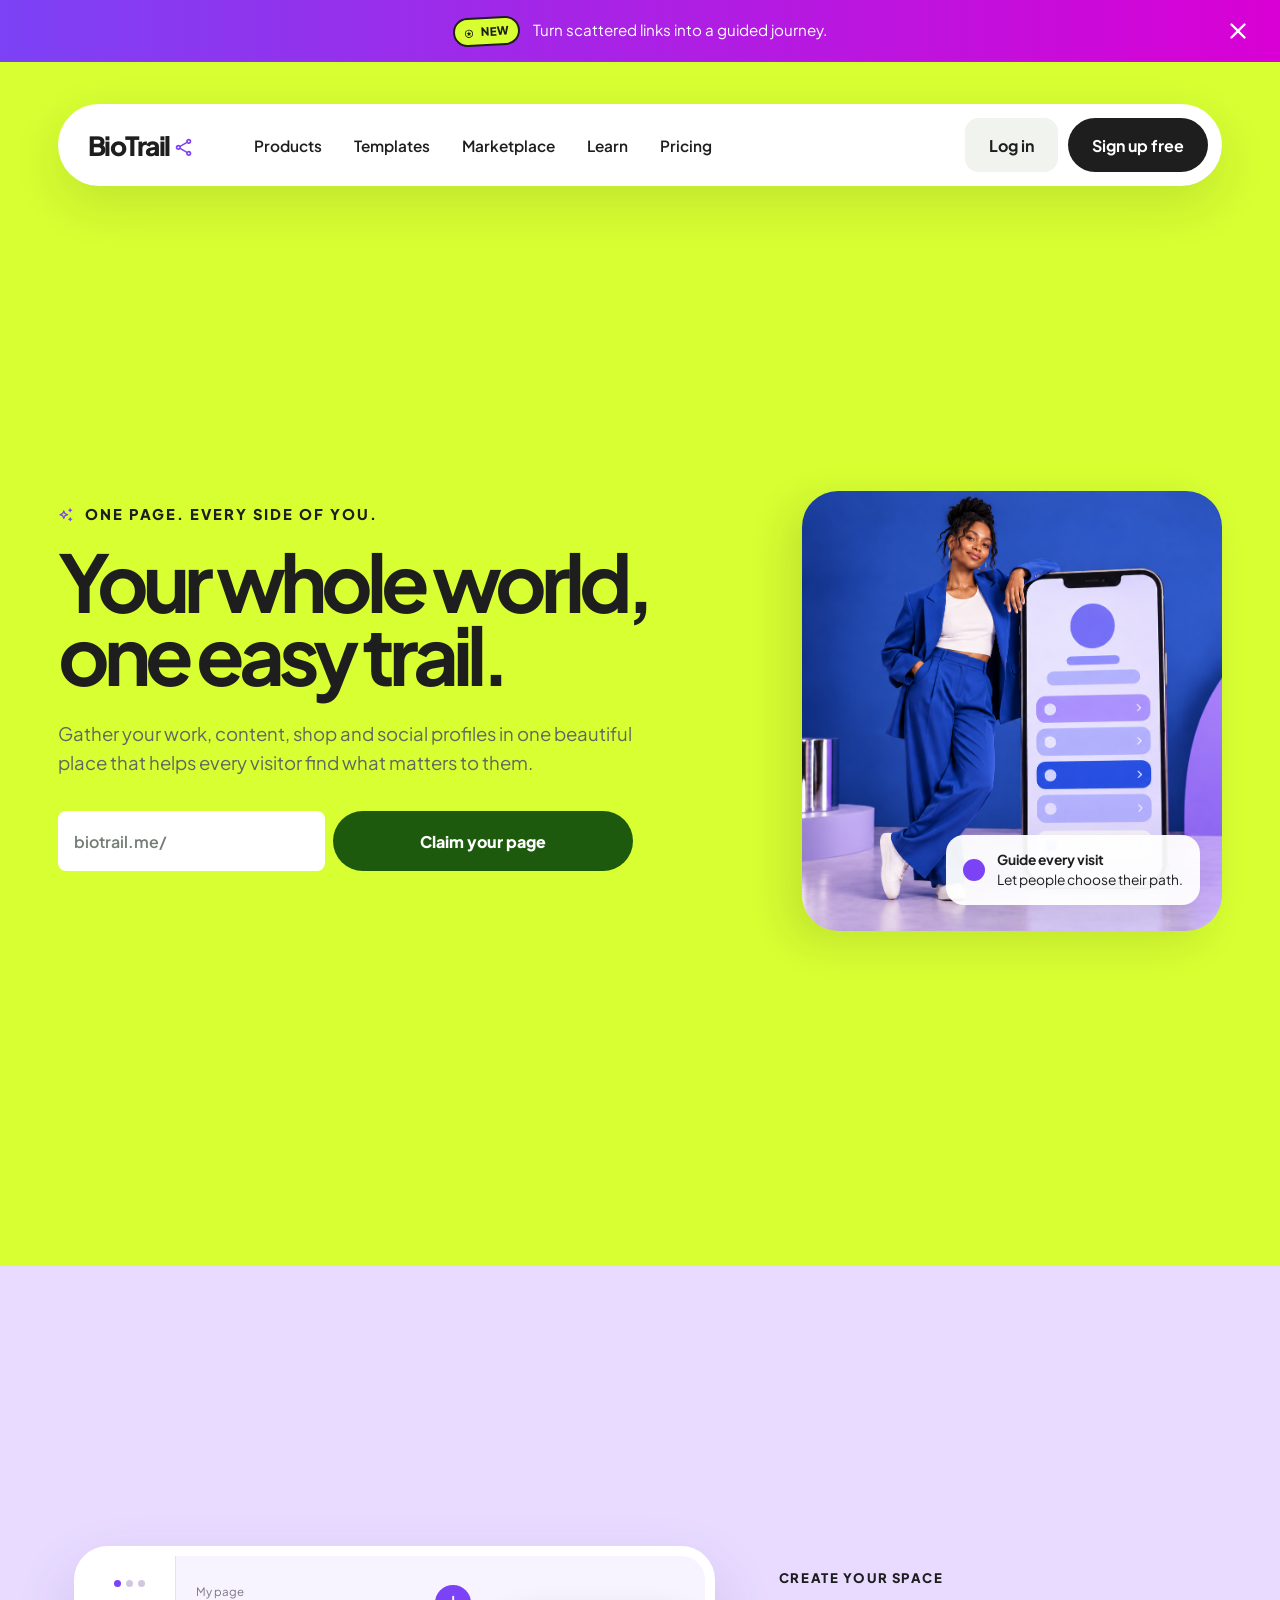
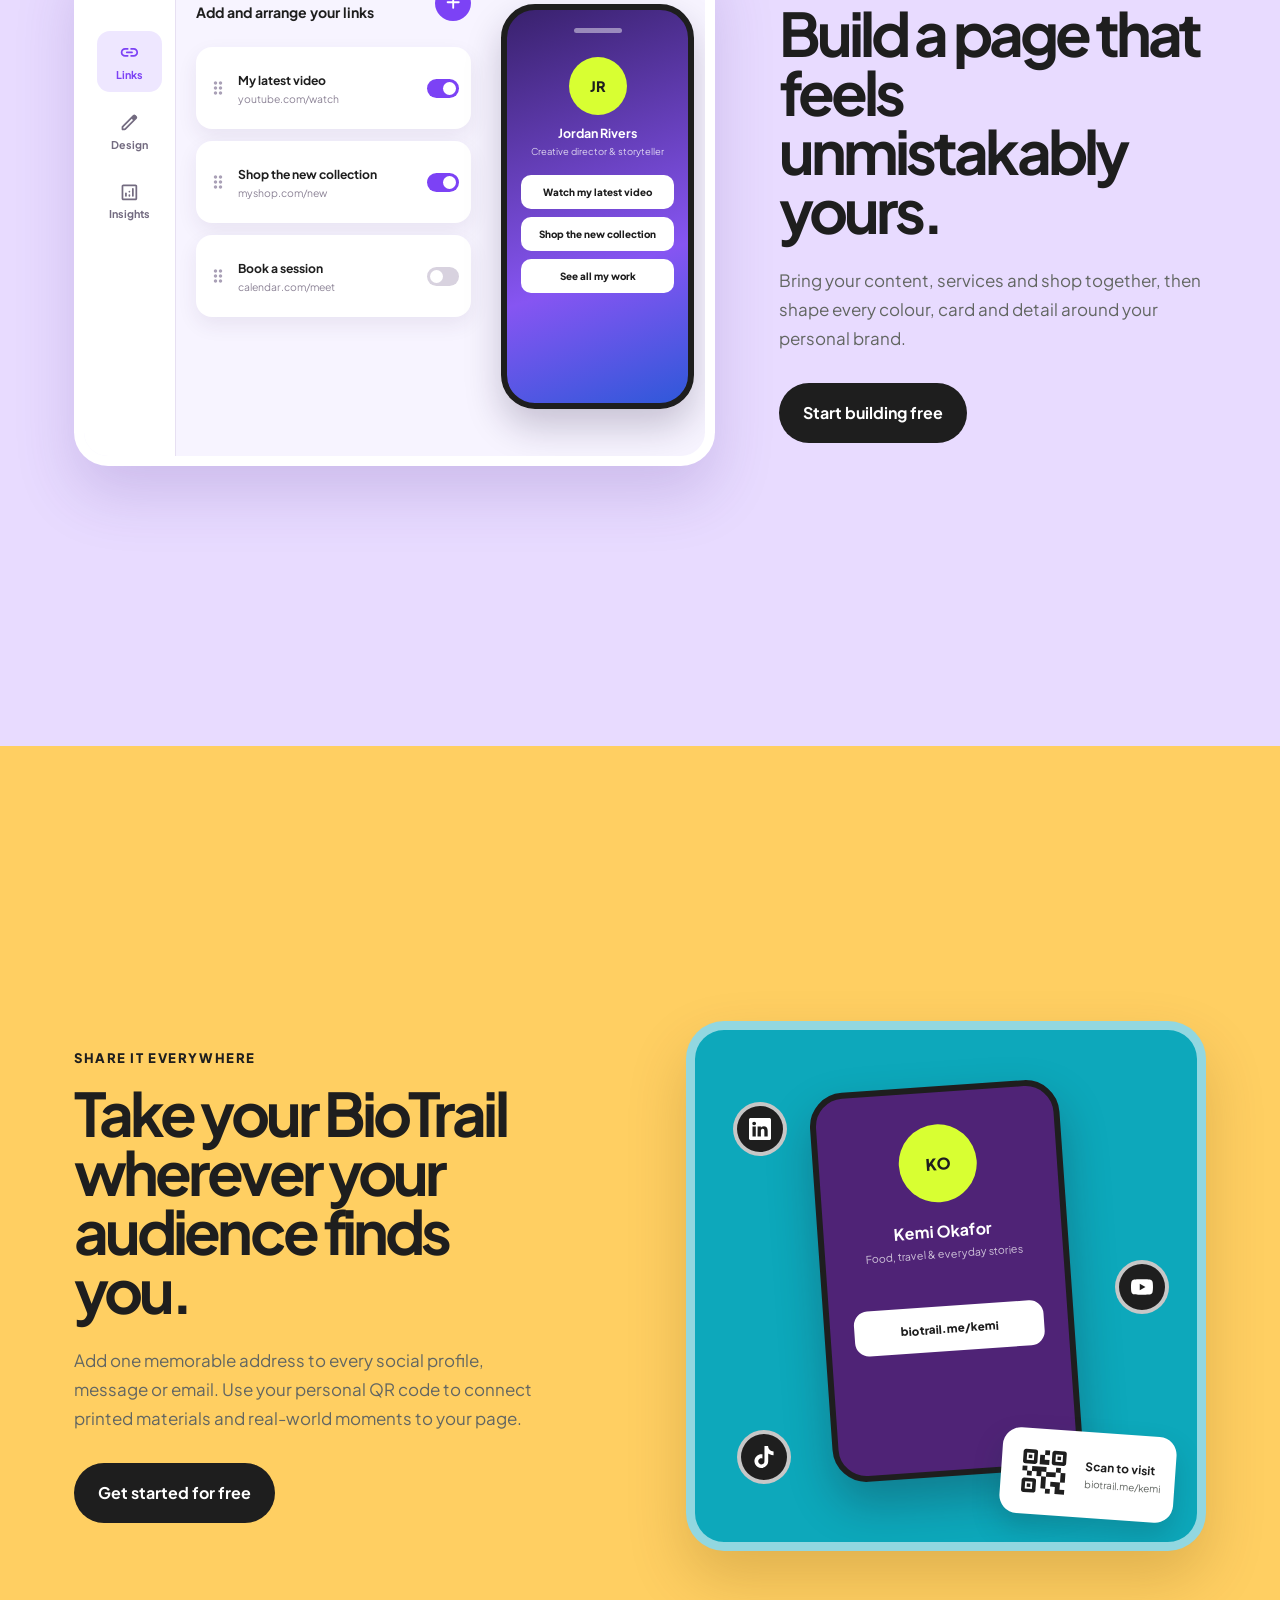
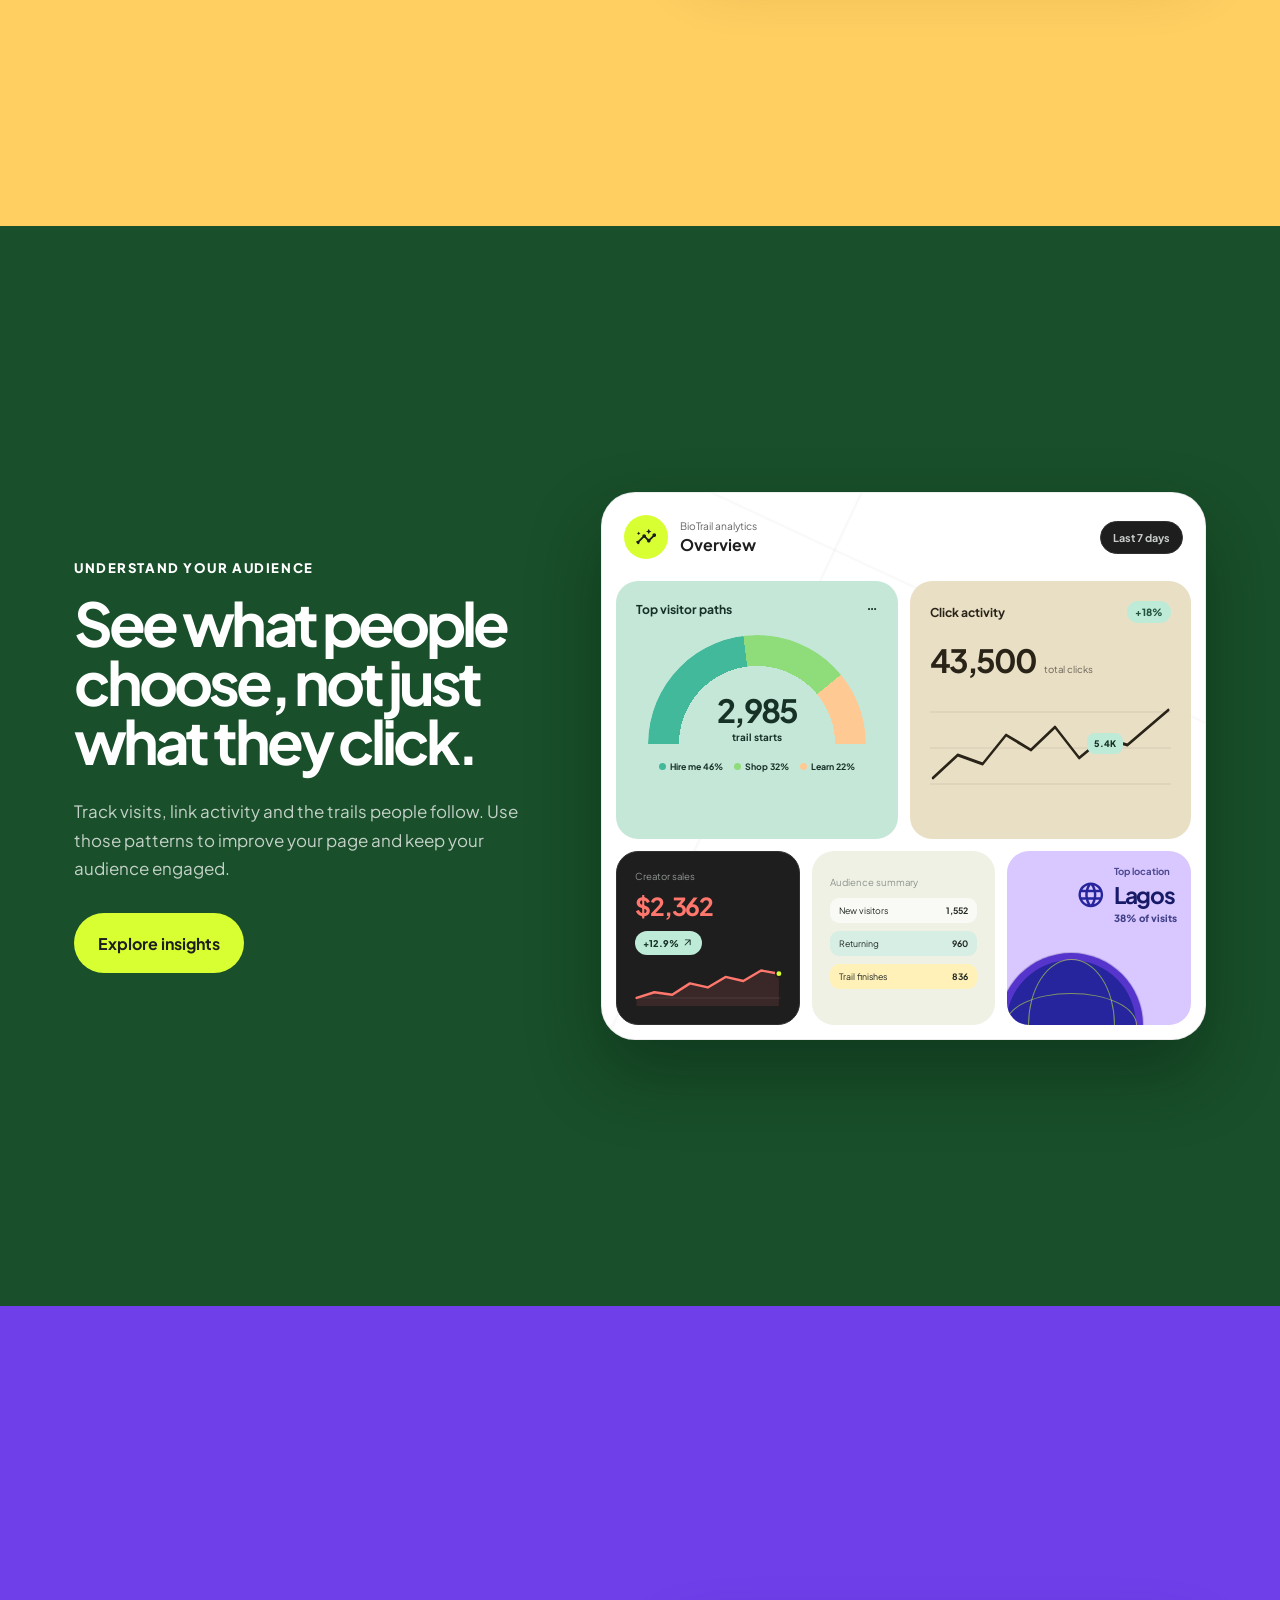
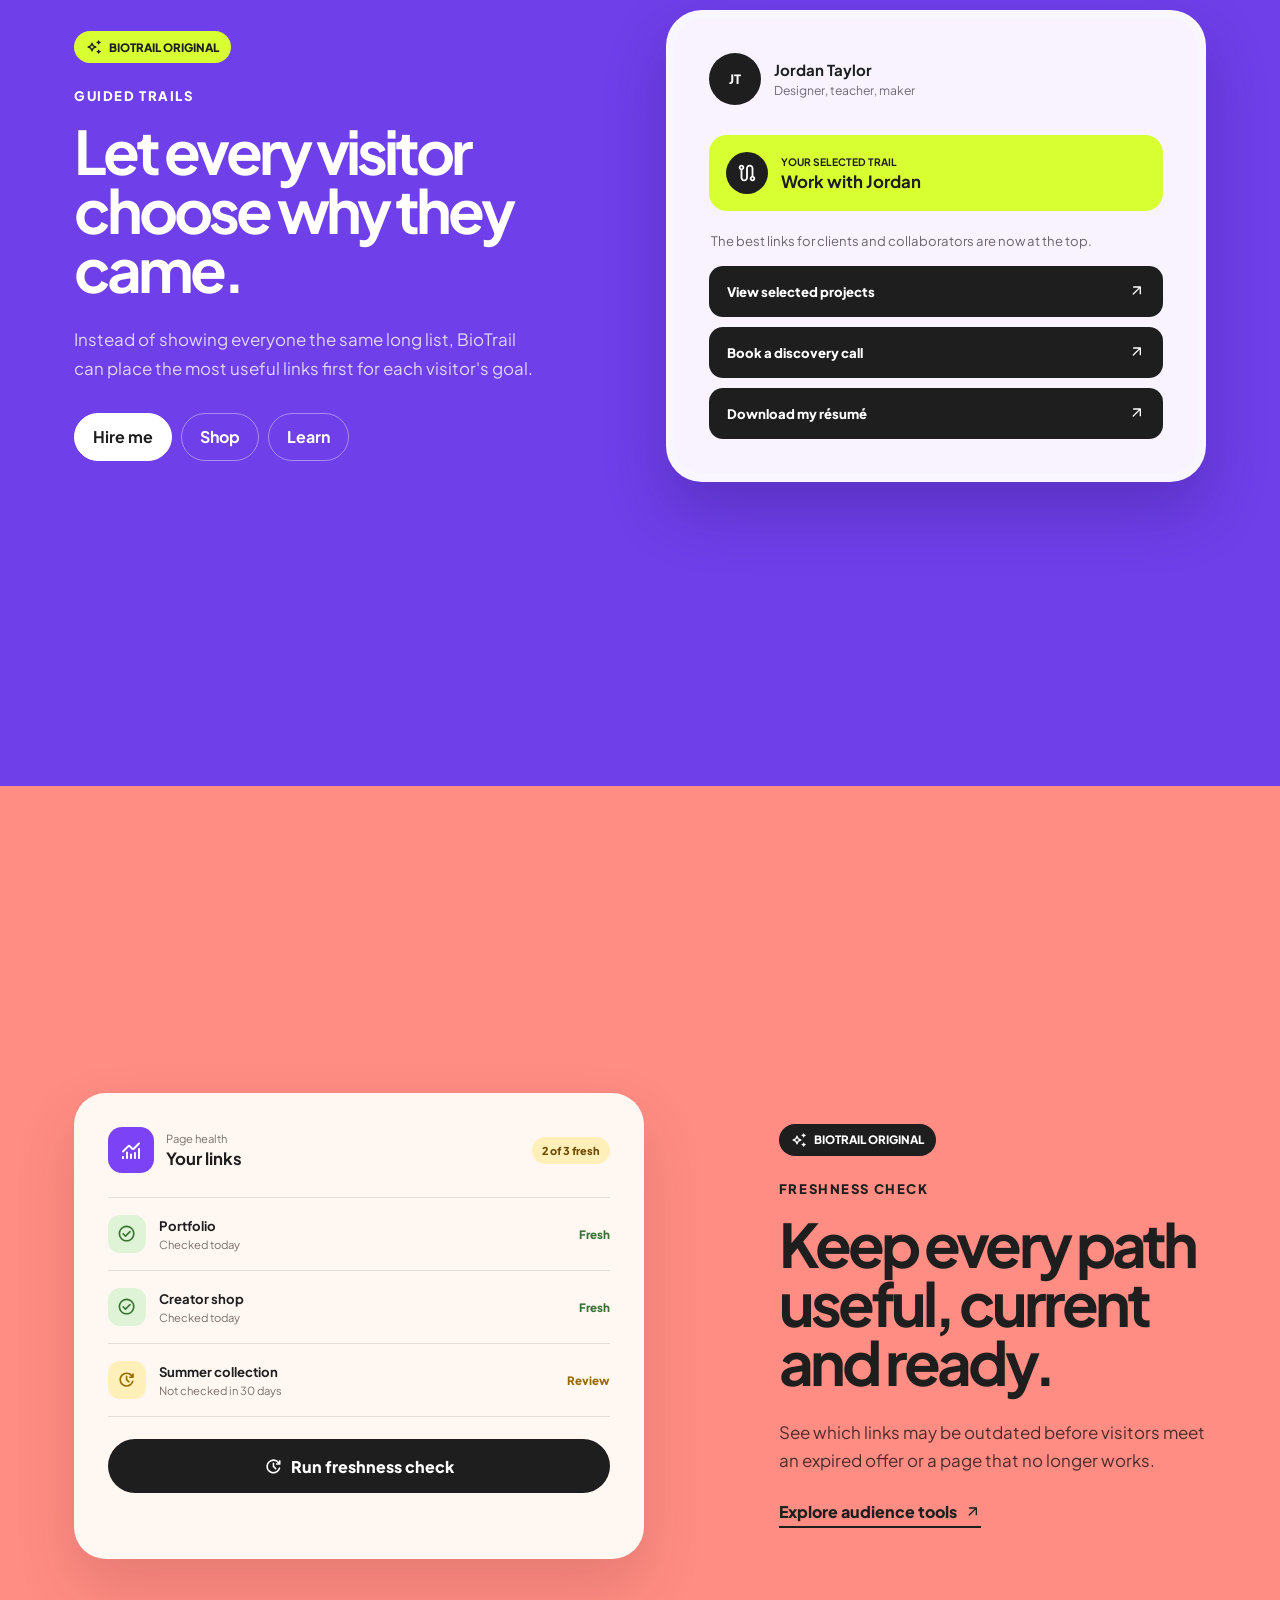
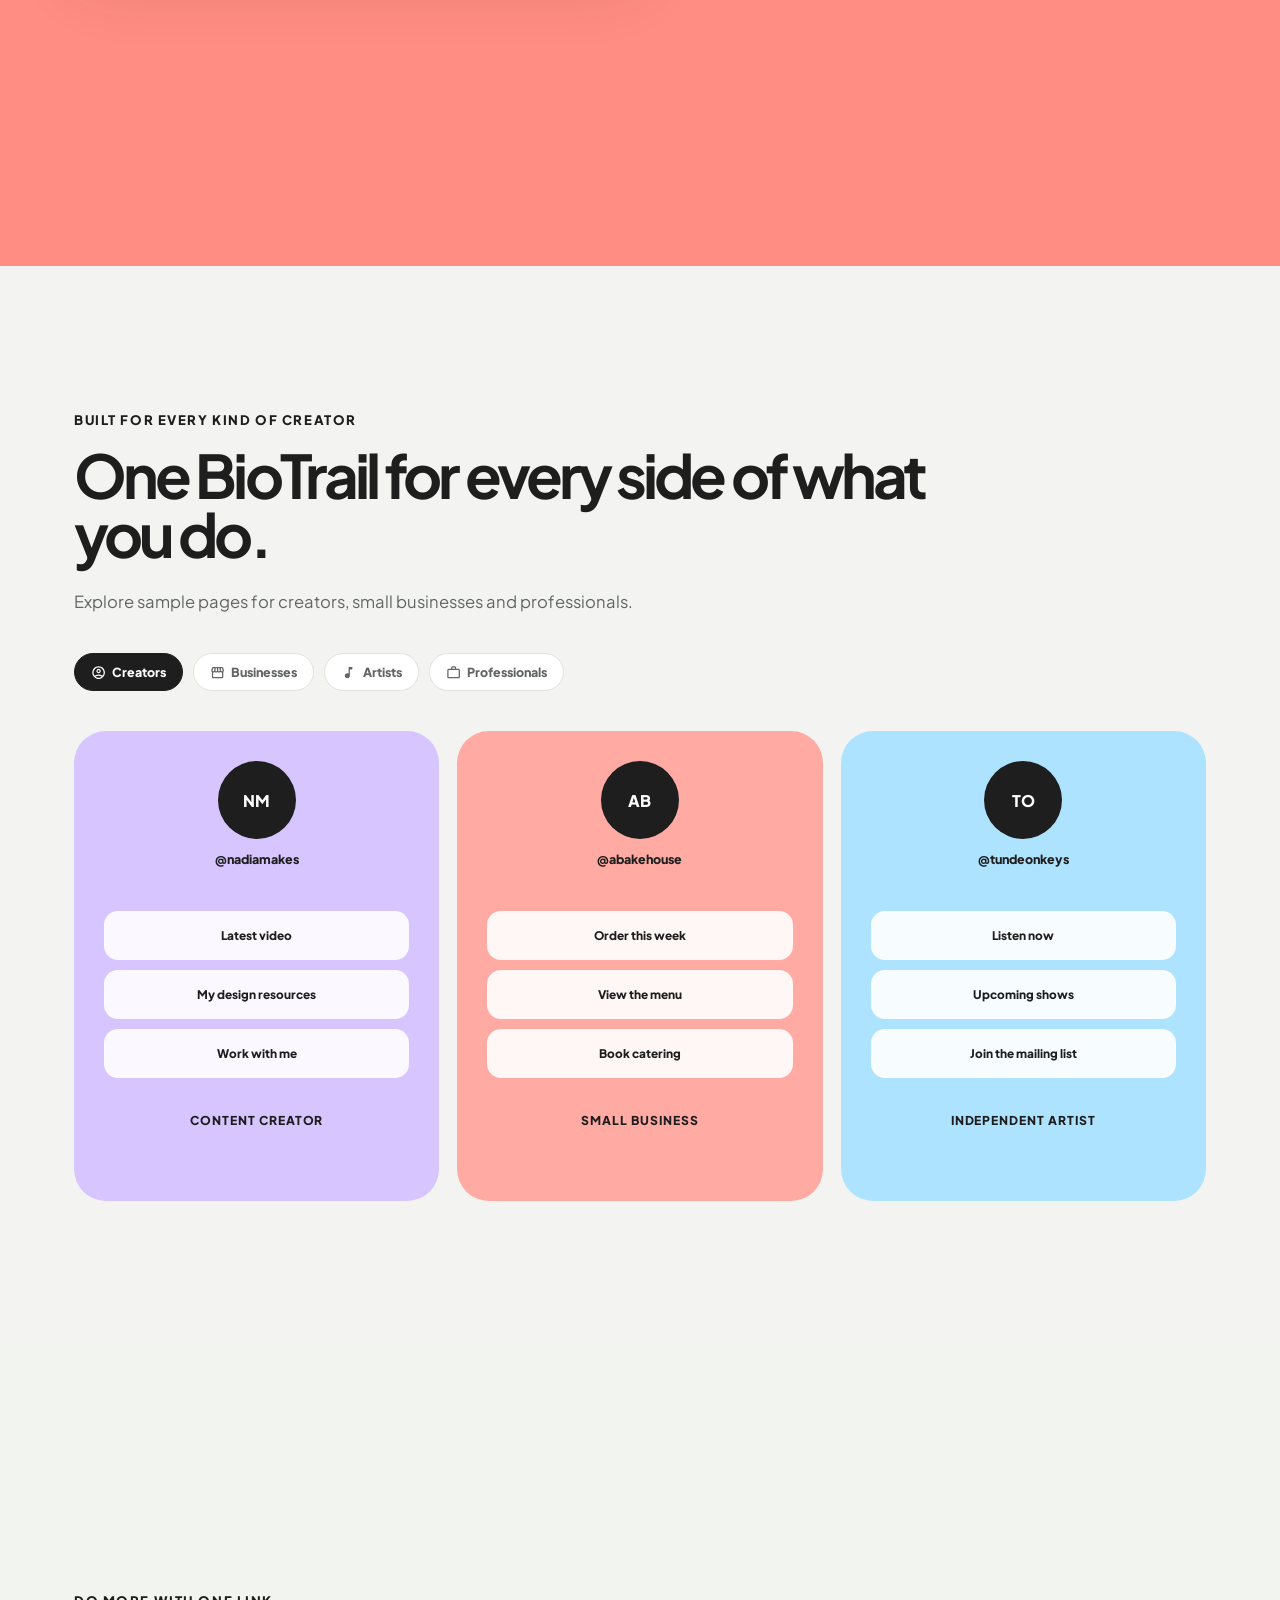
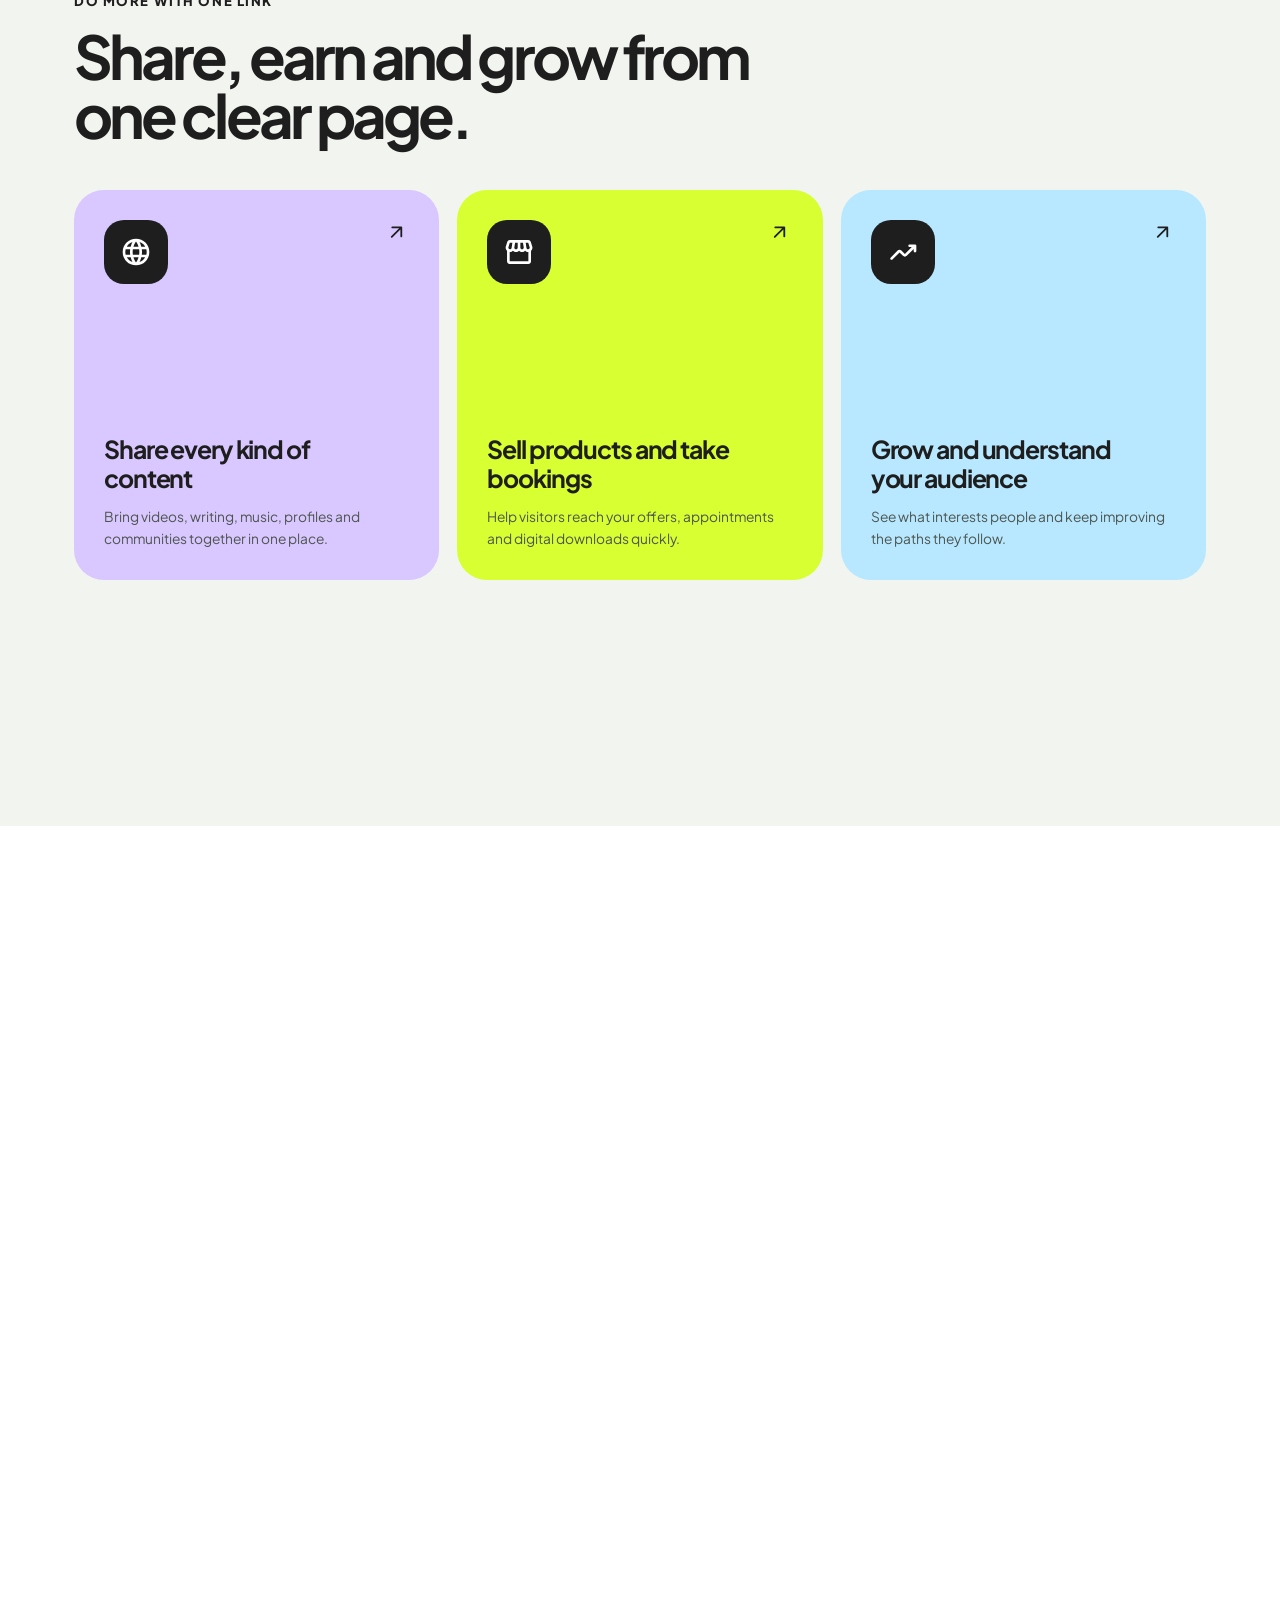
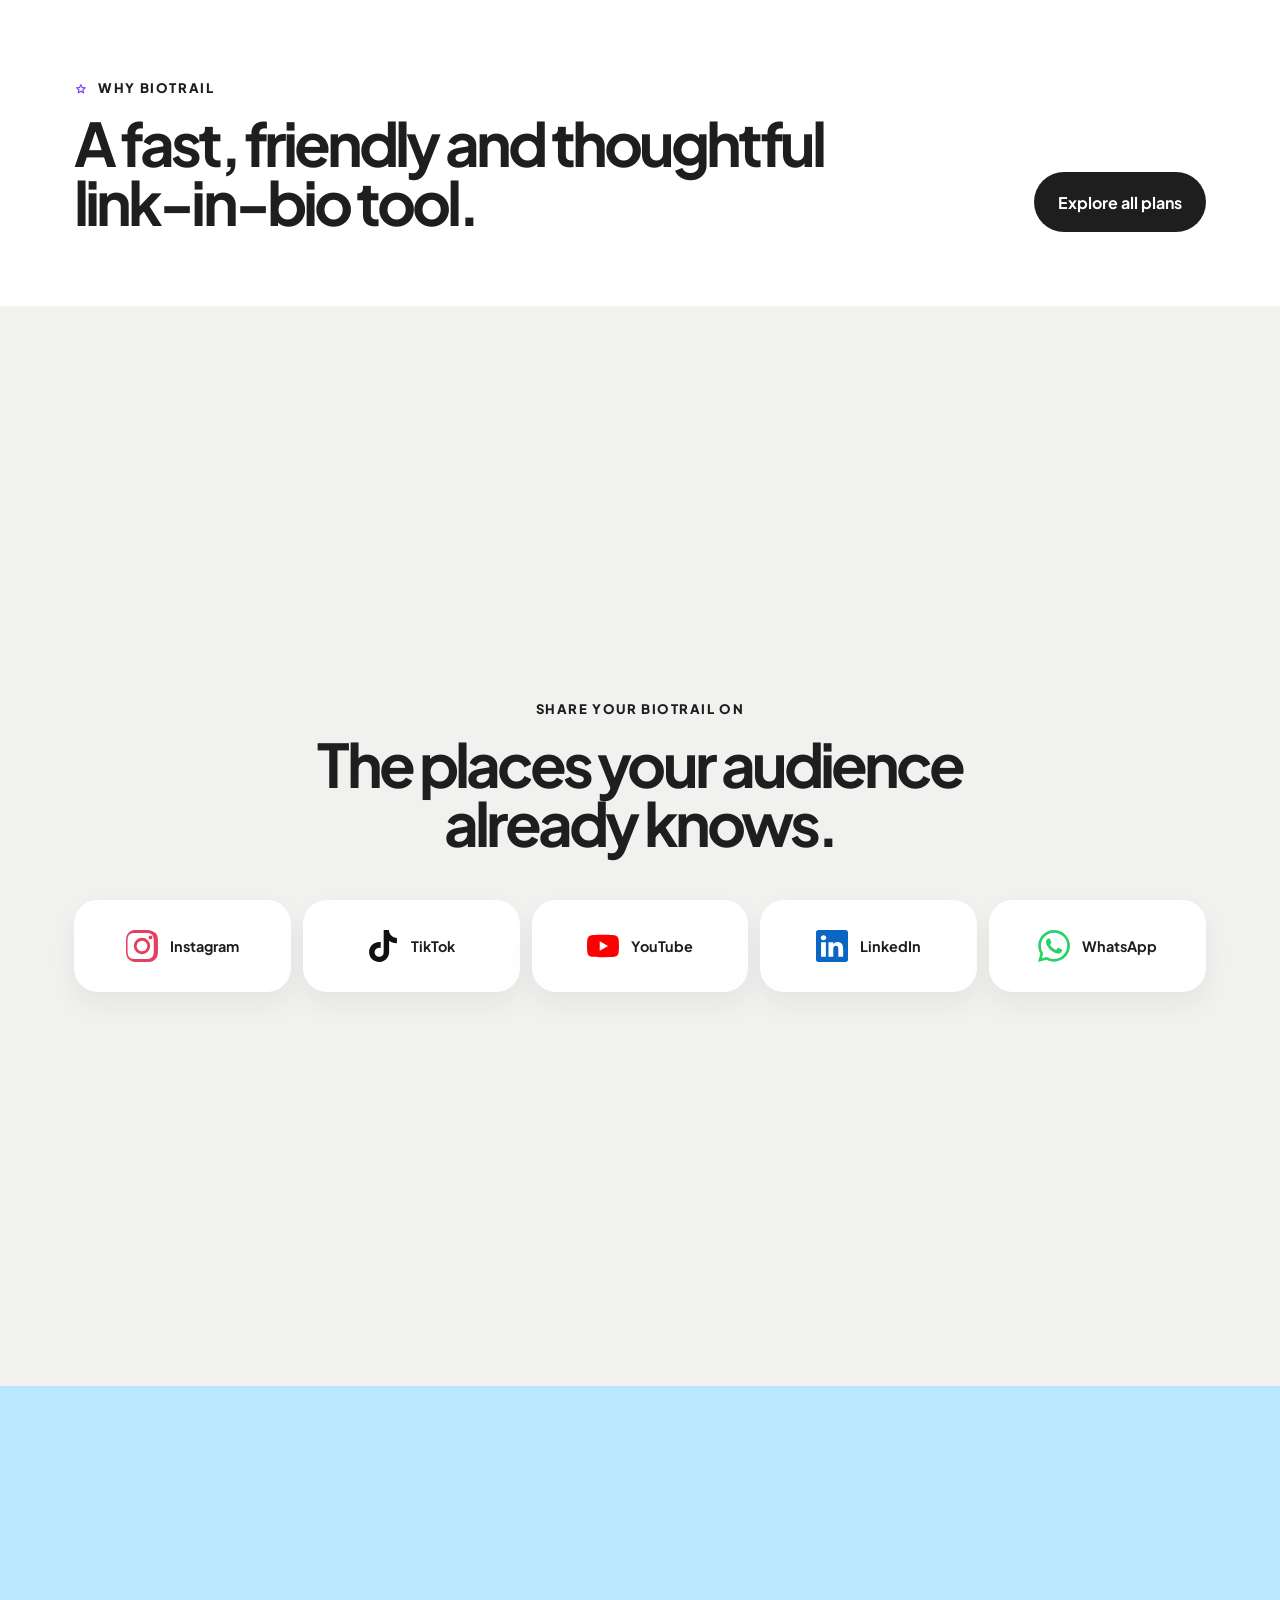
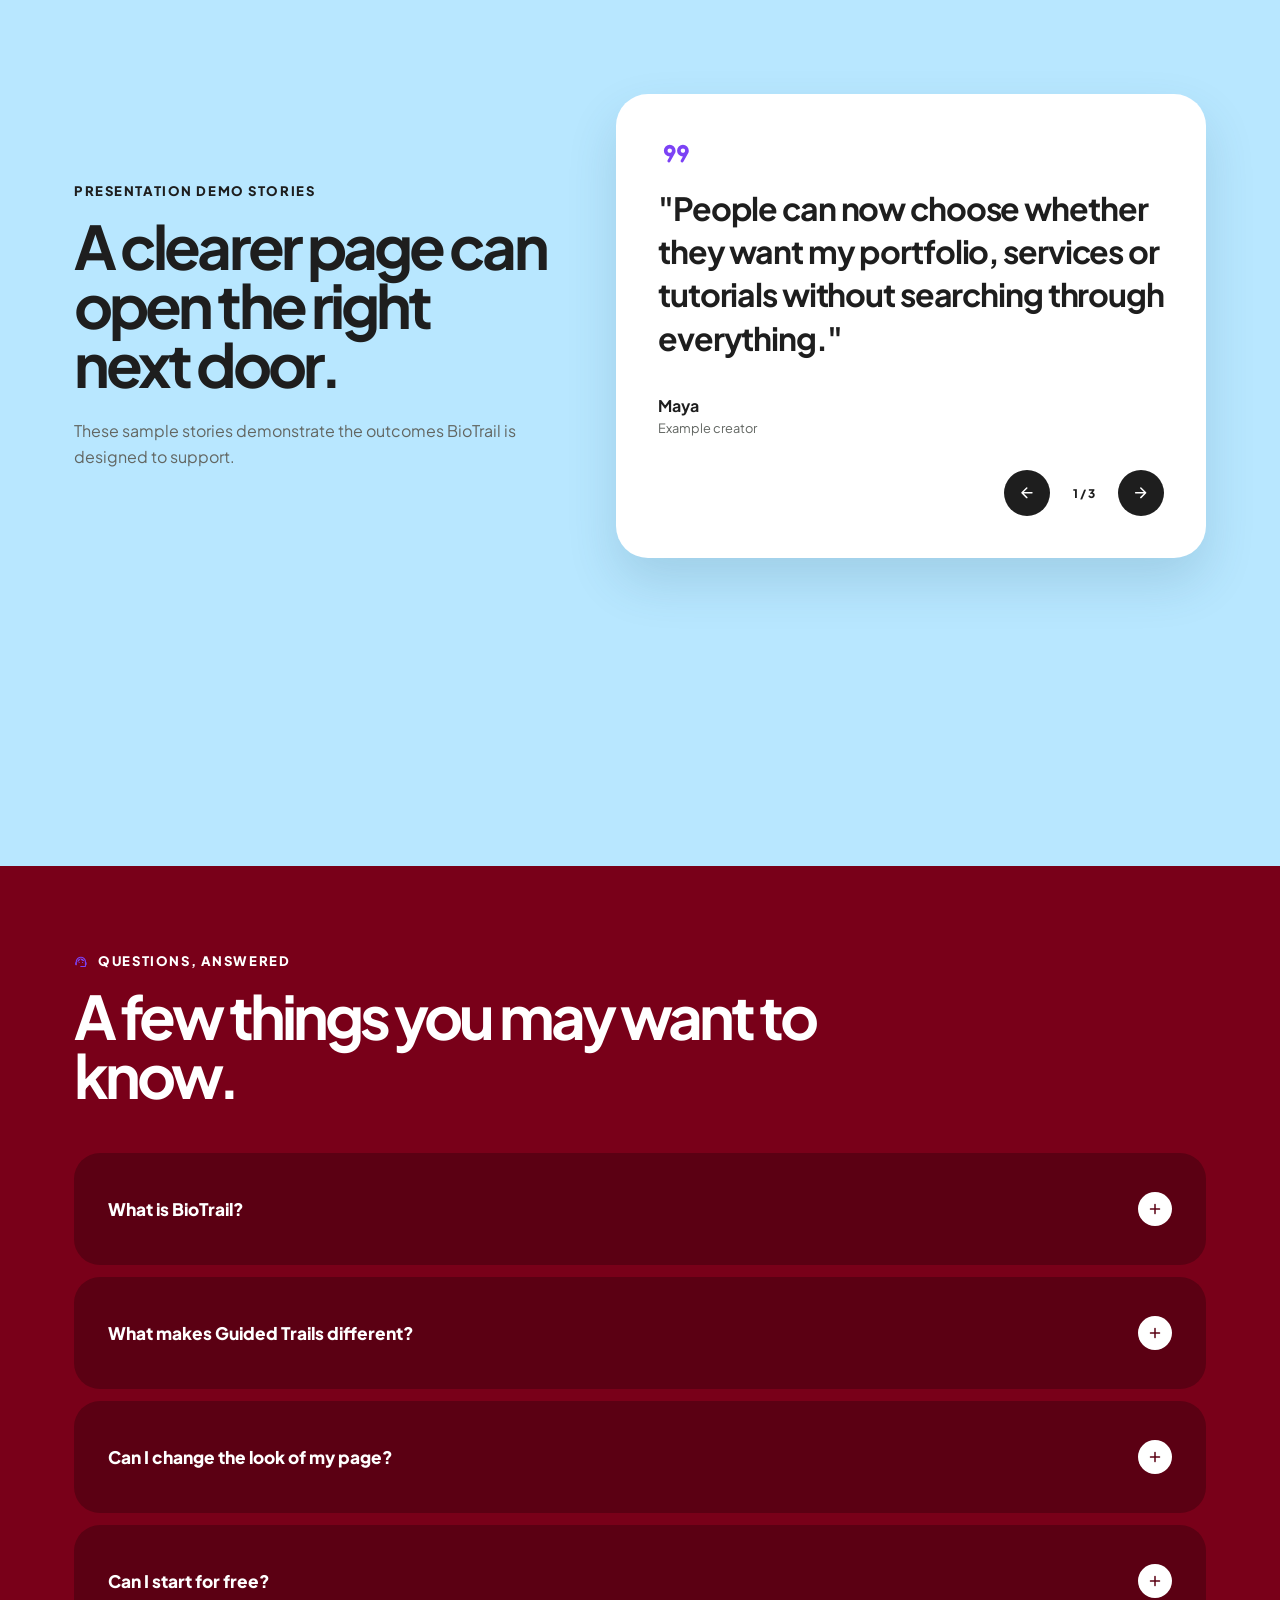
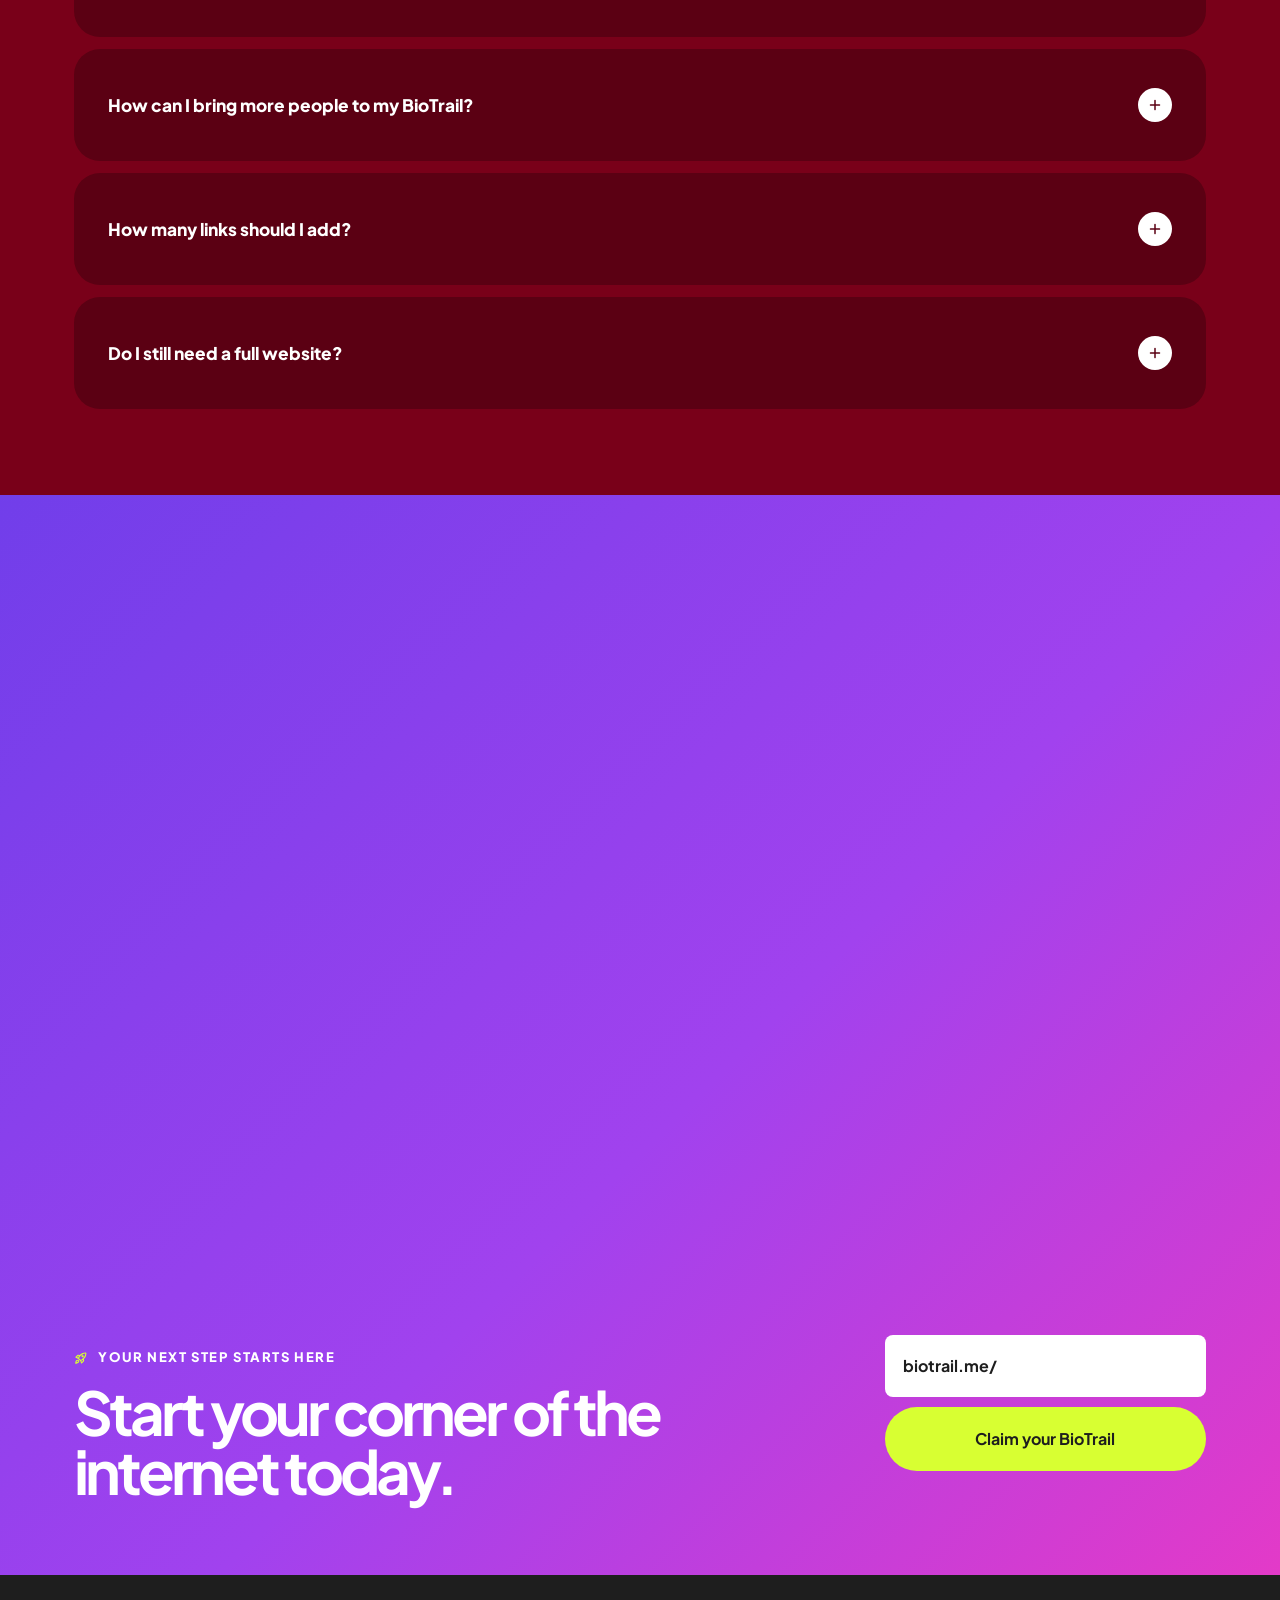
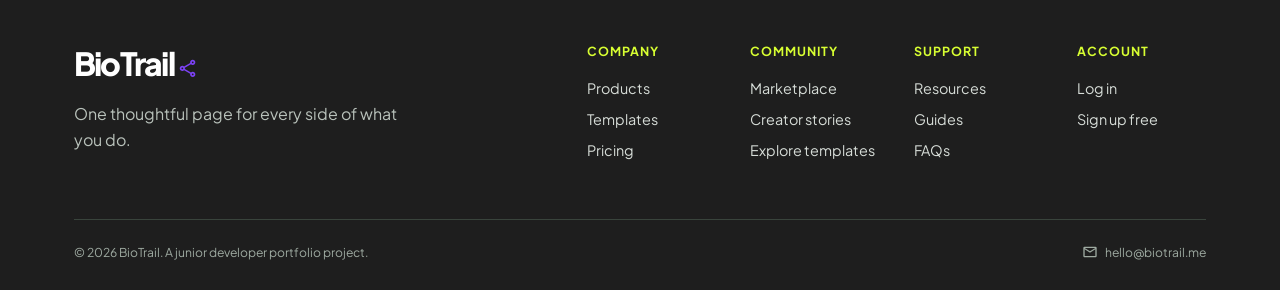
<file: index.html>
<!DOCTYPE html>
<html lang="en">
<head>
    <!-- Page metadata, fonts and stylesheet -->
    <meta charset="UTF-8">
    <meta name="viewport" content="width=device-width, initial-scale=1.0, viewport-fit=cover">
    <meta name="description" content="BioTrail helps creators share every important part of their world from one memorable page.">
    <title>BioTrail | Everything you share, one easy trail</title>
    <link rel="preconnect" href="https://fonts.googleapis.com">
    <link rel="preconnect" href="https://fonts.gstatic.com" crossorigin>
    <link href="https://fonts.googleapis.com/css2?family=Plus+Jakarta+Sans:wght@400;500;600;700;800&amp;display=swap" rel="stylesheet">
    <link rel="stylesheet" href="assets/css/style.css?v=66">
</head>
<body>
    <!-- Announcement bar -->
    <div class="announcement" id="announcement">
        <p><span><svg class="material-icon" viewBox="0 -960 960 960" aria-hidden="true" focusable="false"><path d="m480-362 111 84q12 8 24 .5t7-21.5l-42-139 109-78q12-9 7-22.5T677-552H544l-45-146q-5-14-19-14t-19 14l-45 146H283q-14 0-19 13.5t7 22.5l109 78-42 139q-5 14 7 21.5t24-.5l111-84Zm0 282q-83 0-156-31.5T197-197q-54-54-85.5-127T80-480q0-83 31.5-156T197-763q54-54 127-85.5T480-880q83 0 156 31.5T763-763q54 54 85.5 127T880-480q0 83-31.5 156T763-197q-54 54-127 85.5T480-80Zm0-400Zm0 320q133 0 226.5-93.5T800-480q0-133-93.5-226.5T480-800q-133 0-226.5 93.5T160-480q0 133 93.5 226.5T480-160Z"/></svg> NEW</span> Turn scattered links into a guided journey.</p>
        <button class="announcement-close" id="announcement-close" type="button" aria-label="Dismiss announcement">
            <svg class="material-icon" viewBox="0 -960 960 960" aria-hidden="true" focusable="false"><path d="M480-424 284-228q-11 11-28 11t-28-11q-11-11-11-28t11-28l196-196-196-196q-11-11-11-28t11-28q11-11 28-11t28 11l196 196 196-196q11-11 28-11t28 11q11 11 11 28t-11 28L536-480l196 196q11 11 11 28t-11 28q-11 11-28 11t-28-11L480-424Z"/></svg>
        </button>
    </div>

    <div class="home-shell">
        <!-- Header and main navigation -->
        <header class="site-header">
            <nav class="navbar" aria-label="Main navigation">
                <a class="brand" href="index.html" aria-label="BioTrail home">
                    BioTrail<svg class="material-icon brand-mark" viewBox="0 -960 960 960" aria-hidden="true" focusable="false"><path d="M680-80q-50 0-85-35t-35-85q0-6 3-28L282-392q-16 15-37 23.5t-45 8.5q-50 0-85-35t-35-85q0-50 35-85t85-35q24 0 45 8.5t37 23.5l281-164q-2-7-2.5-13.5T560-760q0-50 35-85t85-35q50 0 85 35t35 85q0 50-35 85t-85 35q-24 0-45-8.5T598-672L317-508q2 7 2.5 13.5t.5 14.5q0 8-.5 14.5T317-452l281 164q16-15 37-23.5t45-8.5q50 0 85 35t35 85q0 50-35 85t-85 35Zm0-80q17 0 28.5-11.5T720-200q0-17-11.5-28.5T680-240q-17 0-28.5 11.5T640-200q0 17 11.5 28.5T680-160ZM200-440q17 0 28.5-11.5T240-480q0-17-11.5-28.5T200-520q-17 0-28.5 11.5T160-480q0 17 11.5 28.5T200-440Zm508.5-291.5Q720-743 720-760t-11.5-28.5Q697-800 680-800t-28.5 11.5Q640-777 640-760t11.5 28.5Q663-720 680-720t28.5-11.5ZM680-200ZM200-480Zm480-280Z"/></svg>
                </a>

                <button class="menu-toggle" id="menu-toggle" type="button" aria-expanded="false" aria-controls="nav-menu">
                    <svg class="material-icon" viewBox="0 -960 960 960" aria-hidden="true" focusable="false"><path d="M160-240q-17 0-28.5-11.5T120-280q0-17 11.5-28.5T160-320h640q17 0 28.5 11.5T840-280q0 17-11.5 28.5T800-240H160Zm0-200q-17 0-28.5-11.5T120-480q0-17 11.5-28.5T160-520h640q17 0 28.5 11.5T840-480q0 17-11.5 28.5T800-440H160Zm0-200q-17 0-28.5-11.5T120-680q0-17 11.5-28.5T160-720h640q17 0 28.5 11.5T840-680q0 17-11.5 28.5T800-640H160Z"/></svg>
                    <span class="sr-only">Open navigation</span>
                </button>

                <div class="nav-menu" id="nav-menu">
                    <ul class="nav-links">
                        <li class="nav-dropdown">
                            <button class="nav-link dropdown-toggle" type="button" aria-expanded="false" aria-controls="products-menu">
                                Products
                            </button>
                            <div class="dropdown-menu" id="products-menu">
                                <a href="view/products.html#link-page">
                                    <strong>Link page</strong>
                                    <span>Bring your content together.</span>
                                </a>
                                <a href="view/products.html#creator-store">
                                    <strong>Creator store</strong>
                                    <span>Showcase offers and downloads.</span>
                                </a>
                                <a href="view/products.html#insights">
                                    <strong>Audience insights</strong>
                                    <span>Learn what visitors explore.</span>
                                </a>
                            </div>
                        </li>

                        <li class="nav-dropdown">
                            <button class="nav-link dropdown-toggle" type="button" aria-expanded="false" aria-controls="templates-menu">
                                Templates
                            </button>
                            <div class="dropdown-menu" id="templates-menu">
                                <a href="view/templates.html#gallery">
                                    <strong>Template gallery</strong>
                                    <span>Every ready-made look at a glance.</span>
                                </a>
                                <a href="view/templates.html#how-it-works">
                                    <strong>Make it yours</strong>
                                    <span>Preview and customize in minutes.</span>
                                </a>
                                <a href="view/templates.html#template-grid">
                                    <strong>Start from a look</strong>
                                    <span>Browse the full gallery of cards.</span>
                                </a>
                            </div>
                        </li>

                        <li class="nav-dropdown">
                            <button class="nav-link dropdown-toggle" type="button" aria-expanded="false" aria-controls="marketplace-menu">
                                Marketplace
                            </button>
                            <div class="dropdown-menu" id="marketplace-menu">
                                <a href="view/marketplace.html#all">
                                    <strong>Explore the marketplace</strong>
                                    <span>Fresh finds from the community.</span>
                                </a>
                                <a href="view/marketplace.html#sell">
                                    <strong>Sell your things</strong>
                                    <span>Turn what you make into what you earn.</span>
                                </a>
                            </div>
                        </li>

                        <li class="nav-dropdown">
                            <button class="nav-link dropdown-toggle" type="button" aria-expanded="false" aria-controls="learn-menu">
                                Learn
                            </button>
                            <div class="dropdown-menu" id="learn-menu">
                                <a href="view/learn.html#resources">
                                    <strong>Resources</strong>
                                    <span>Ideas for a stronger profile.</span>
                                </a>
                                <a href="view/learn.html#guides">
                                    <strong>Guides</strong>
                                    <span>Simple step-by-step lessons.</span>
                                </a>
                                <a href="view/learn.html#stories">
                                    <strong>Creator stories</strong>
                                    <span>See how people use BioTrail.</span>
                                </a>
                            </div>
                        </li>

                        <li><a class="nav-link" href="view/pricing.html">Pricing</a></li>
                    </ul>

                    <div class="nav-actions">
                        <a class="button button-light" href="view/login.html">Log in</a>
                        <a class="button button-dark" href="view/signup.html">Sign up free</a>
                    </div>
                </div>
            </nav>
        </header>

        <!-- Homepage content -->
        <main>
            <!-- Hero section -->
            <section class="hero">
                <div class="hero-copy">
                    <p class="eyebrow"><svg class="material-icon" viewBox="0 -960 960 960" aria-hidden="true" focusable="false"><path d="m706-706-70-32q-6-3-8.5-8t-2.5-10q0-5 2.5-10t8.5-8l70-32 32-70q3-6 8-9t10-3q5 0 10 3t8 9l32 70 70 32q6 3 9 8t3 10q0 5-3 10t-9 8l-70 32-32 70q-3 6-8 8.5t-10 2.5q-5 0-10-2.5t-8-8.5l-32-70ZM260-380l-160-73q-9-4-13-11.5T83-480q0-8 4-15.5t13-11.5l160-73 73-160q4-9 11.5-13t15.5-4q8 0 15.5 4t11.5 13l73 160 160 73q9 4 13 11.5t4 15.5q0 8-4 15.5T620-453l-160 73-73 160q-4 9-11.5 13t-15.5 4q-8 0-15.5-4T333-220l-73-160Zm100 26 40-86 86-40-86-40-40-86-40 86-86 40 86 40 40 86Zm350 204-70-32q-6-3-9-8t-3-10q0-5 3-10t9-8l70-32 32-70q3-6 8-9t10-3q5 0 10 3t8 9l32 70 70 32q6 3 9 8t3 10q0 5-3 10t-9 8l-70 32-32 70q-3 6-8 9t-10 3q-5 0-10-3t-8-9l-32-70ZM360-480Z"/></svg> One page. Every side of you.</p>
                    <h1>Your whole world,<br>one easy trail.</h1>
                    <p class="hero-description">
                        Gather your work, content, shop and social profiles in one beautiful place that helps every visitor find what matters to them.
                    </p>

                    <form class="claim-form" id="claim-form" novalidate>
                        <label class="username-field" for="username">
                            <span>biotrail.me/</span>
                            <input id="username" name="username" type="text" placeholder="" autocomplete="off" aria-describedby="claim-message">
                        </label>
                        <button class="button button-primary" type="submit">Claim your page</button>
                    </form>
                    <p class="claim-message" id="claim-message" aria-live="polite"></p>
                </div>

                <div class="hero-visual">
                    <img src="assets/images/biotrail-hero-no-peach.png" alt="A creative professional standing beside a large phone showing a link profile">
                    <div class="hero-note">
                        <svg class="material-icon hero-note-icon" viewBox="0 -960 960 960" aria-hidden="true" focusable="false"><path d="M640-624 284-268q-11 11-28 11t-28-11q-11-11-11-28t11-28l356-356H280q-17 0-28.5-11.5T240-720q0-17 11.5-28.5T280-760h400q17 0 28.5 11.5T720-720v400q0 17-11.5 28.5T680-280q-17 0-28.5-11.5T640-320v-304Z"/></svg>
                        <p><strong>Guide every visit</strong><br>Let people choose their path.</p>
                    </div>
                </div>
            </section>

            <!-- Page customization section -->
            <section class="feature-section customize-section" id="features">
                <div class="builder-demo" aria-label="Example of the BioTrail page builder">
                    <div class="builder-sidebar">
                        <div class="builder-dots" aria-hidden="true">
                            <span></span>
                            <span></span>
                            <span></span>
                        </div>
                        <div class="builder-tool is-selected">
                            <svg class="material-icon" viewBox="0 -960 960 960" aria-hidden="true" focusable="false"><path d="M280-280q-83 0-141.5-58.5T80-480q0-83 58.5-141.5T280-680h120q17 0 28.5 11.5T440-640q0 17-11.5 28.5T400-600H280q-50 0-85 35t-35 85q0 50 35 85t85 35h120q17 0 28.5 11.5T440-320q0 17-11.5 28.5T400-280H280Zm80-160q-17 0-28.5-11.5T320-480q0-17 11.5-28.5T360-520h240q17 0 28.5 11.5T640-480q0 17-11.5 28.5T600-440H360Zm200 160q-17 0-28.5-11.5T520-320q0-17 11.5-28.5T560-360h120q50 0 85-35t35-85q0-50-35-85t-85-35H560q-17 0-28.5-11.5T520-640q0-17 11.5-28.5T560-680h120q83 0 141.5 58.5T880-480q0 83-58.5 141.5T680-280H560Z"/></svg>
                            <span>Links</span>
                        </div>
                        <div class="builder-tool">
                            <svg class="material-icon" viewBox="0 -960 960 960" aria-hidden="true" focusable="false"><path d="M200-200h57l391-391-57-57-391 391v57Zm-40 80q-17 0-28.5-11.5T120-160v-97q0-16 6-30.5t17-25.5l505-504q12-11 26.5-17t30.5-6q16 0 31 6t26 18l55 56q12 11 17.5 26t5.5 30q0 16-5.5 30.5T817-647L313-143q-11 11-25.5 17t-30.5 6h-97Zm600-584-56-56 56 56Zm-141 85-28-29 57 57-29-28Z"/></svg>
                            <span>Design</span>
                        </div>
                        <div class="builder-tool">
                            <svg class="material-icon" viewBox="0 -960 960 960" aria-hidden="true" focusable="false"><path d="M291.5-468.5Q280-457 280-440v120q0 17 11.5 28.5T320-280q17 0 28.5-11.5T360-320v-120q0-17-11.5-28.5T320-480q-17 0-28.5 11.5Zm320-200Q600-657 600-640v320q0 17 11.5 28.5T640-280q17 0 28.5-11.5T680-320v-320q0-17-11.5-28.5T640-680q-17 0-28.5 11.5Zm-160 280Q440-377 440-360v40q0 17 11.5 28.5T480-280q17 0 28.5-11.5T520-320v-40q0-17-11.5-28.5T480-400q-17 0-28.5 11.5ZM200-120q-33 0-56.5-23.5T120-200v-560q0-33 23.5-56.5T200-840h560q33 0 56.5 23.5T840-760v560q0 33-23.5 56.5T760-120H200Zm0-80h560v-560H200v560Zm0-560v560-560Zm308.5 268.5Q520-503 520-520t-11.5-28.5Q497-560 480-560t-28.5 11.5Q440-537 440-520t11.5 28.5Q463-480 480-480t28.5-11.5Z"/></svg>
                            <span>Insights</span>
                        </div>
                    </div>

                    <div class="builder-panel">
                        <div class="builder-heading">
                            <div>
                                <span>My page</span>
                                <strong>Add and arrange your links</strong>
                            </div>
                            <button id="builder-add-button" type="button" aria-label="Add a new example link" aria-expanded="false" aria-controls="builder-new-card">
                                <svg class="material-icon" viewBox="0 -960 960 960" aria-hidden="true" focusable="false"><path d="M440-440H240q-17 0-28.5-11.5T200-480q0-17 11.5-28.5T240-520h200v-200q0-17 11.5-28.5T480-760q17 0 28.5 11.5T520-720v200h200q17 0 28.5 11.5T760-480q0 17-11.5 28.5T720-440H520v200q0 17-11.5 28.5T480-200q-17 0-28.5-11.5T440-240v-200Z"/></svg>
                            </button>
                        </div>

                        <div class="builder-link-card">
                            <svg class="material-icon drag-handle" viewBox="0 -960 960 960" aria-hidden="true" focusable="false"><path d="M360-160q-33 0-56.5-23.5T280-240q0-33 23.5-56.5T360-320q33 0 56.5 23.5T440-240q0 33-23.5 56.5T360-160Zm240 0q-33 0-56.5-23.5T520-240q0-33 23.5-56.5T600-320q33 0 56.5 23.5T680-240q0 33-23.5 56.5T600-160ZM360-400q-33 0-56.5-23.5T280-480q0-33 23.5-56.5T360-560q33 0 56.5 23.5T440-480q0 33-23.5 56.5T360-400Zm240 0q-33 0-56.5-23.5T520-480q0-33 23.5-56.5T600-560q33 0 56.5 23.5T680-480q0 33-23.5 56.5T600-400ZM360-640q-33 0-56.5-23.5T280-720q0-33 23.5-56.5T360-800q33 0 56.5 23.5T440-720q0 33-23.5 56.5T360-640Zm240 0q-33 0-56.5-23.5T520-720q0-33 23.5-56.5T600-800q33 0 56.5 23.5T680-720q0 33-23.5 56.5T600-640Z"/></svg>
                            <div>
                                <strong>My latest video</strong>
                                <small>youtube.com/watch</small>
                            </div>
                            <span class="link-switch is-on" aria-label="Link enabled"></span>
                        </div>
                        <div class="builder-link-card">
                            <svg class="material-icon drag-handle" viewBox="0 -960 960 960" aria-hidden="true" focusable="false"><path d="M360-160q-33 0-56.5-23.5T280-240q0-33 23.5-56.5T360-320q33 0 56.5 23.5T440-240q0 33-23.5 56.5T360-160Zm240 0q-33 0-56.5-23.5T520-240q0-33 23.5-56.5T600-320q33 0 56.5 23.5T680-240q0 33-23.5 56.5T600-160ZM360-400q-33 0-56.5-23.5T280-480q0-33 23.5-56.5T360-560q33 0 56.5 23.5T440-480q0 33-23.5 56.5T360-400Zm240 0q-33 0-56.5-23.5T520-480q0-33 23.5-56.5T600-560q33 0 56.5 23.5T680-480q0 33-23.5 56.5T600-400ZM360-640q-33 0-56.5-23.5T280-720q0-33 23.5-56.5T360-800q33 0 56.5 23.5T440-720q0 33-23.5 56.5T360-640Zm240 0q-33 0-56.5-23.5T520-720q0-33 23.5-56.5T600-800q33 0 56.5 23.5T680-720q0 33-23.5 56.5T600-640Z"/></svg>
                            <div>
                                <strong>Shop the new collection</strong>
                                <small>myshop.com/new</small>
                            </div>
                            <span class="link-switch is-on" aria-label="Link enabled"></span>
                        </div>
                        <div class="builder-link-card">
                            <svg class="material-icon drag-handle" viewBox="0 -960 960 960" aria-hidden="true" focusable="false"><path d="M360-160q-33 0-56.5-23.5T280-240q0-33 23.5-56.5T360-320q33 0 56.5 23.5T440-240q0 33-23.5 56.5T360-160Zm240 0q-33 0-56.5-23.5T520-240q0-33 23.5-56.5T600-320q33 0 56.5 23.5T680-240q0 33-23.5 56.5T600-160ZM360-400q-33 0-56.5-23.5T280-480q0-33 23.5-56.5T360-560q33 0 56.5 23.5T440-480q0 33-23.5 56.5T360-400Zm240 0q-33 0-56.5-23.5T520-480q0-33 23.5-56.5T600-560q33 0 56.5 23.5T680-480q0 33-23.5 56.5T600-400ZM360-640q-33 0-56.5-23.5T280-720q0-33 23.5-56.5T360-800q33 0 56.5 23.5T440-720q0 33-23.5 56.5T360-640Zm240 0q-33 0-56.5-23.5T520-720q0-33 23.5-56.5T600-800q33 0 56.5 23.5T680-720q0 33-23.5 56.5T600-640Z"/></svg>
                            <div>
                                <strong>Book a session</strong>
                                <small>calendar.com/meet</small>
                            </div>
                            <span class="link-switch" aria-label="Link disabled"></span>
                        </div>
                        <div class="builder-link-card" id="builder-new-card" hidden>
                            <svg class="material-icon drag-handle" viewBox="0 -960 960 960" aria-hidden="true" focusable="false"><path d="M360-160q-33 0-56.5-23.5T280-240q0-33 23.5-56.5T360-320q33 0 56.5 23.5T440-240q0 33-23.5 56.5T360-160Zm240 0q-33 0-56.5-23.5T520-240q0-33 23.5-56.5T600-320q33 0 56.5 23.5T680-240q0 33-23.5 56.5T600-160ZM360-400q-33 0-56.5-23.5T280-480q0-33 23.5-56.5T360-560q33 0 56.5 23.5T440-480q0 33-23.5 56.5T360-400Zm240 0q-33 0-56.5-23.5T520-480q0-33 23.5-56.5T600-560q33 0 56.5 23.5T680-480q0 33-23.5 56.5T600-400ZM360-640q-33 0-56.5-23.5T280-720q0-33 23.5-56.5T360-800q33 0 56.5 23.5T440-720q0 33-23.5 56.5T360-640Zm240 0q-33 0-56.5-23.5T520-720q0-33 23.5-56.5T600-800q33 0 56.5 23.5T680-720q0 33-23.5 56.5T600-640Z"/></svg>
                            <div>
                                <strong>New BioTrail link</strong>
                                <small>Add your destination</small>
                            </div>
                            <span class="link-switch is-on" aria-label="Link enabled"></span>
                        </div>
                    </div>

                    <div class="phone-preview">
                        <div class="phone-speaker"></div>
                        <div class="preview-avatar">JR</div>
                        <strong>Jordan Rivers</strong>
                        <small>Creative director &amp; storyteller</small>
                        <a href="view/products.html#link-page">Watch my latest video</a>
                        <a href="view/products.html#creator-store">Shop the new collection</a>
                        <a href="view/products.html">See all my work</a>
                    </div>
                </div>

                <div class="section-copy">
                    <p class="section-kicker">Create your space</p>
                    <h2>Build a page that feels unmistakably yours.</h2>
                    <p>Bring your content, services and shop together, then shape every colour, card and detail around your personal brand.</p>
                    <a class="button section-button" href="view/signup.html">Start building free</a>
                </div>
            </section>

            <!-- Share anywhere section -->
            <section class="feature-section share-section" id="share-anywhere">
                <div class="section-copy">
                    <p class="section-kicker">Share it everywhere</p>
                    <h2>Take your BioTrail wherever your audience finds you.</h2>
                    <p>Add one memorable address to every social profile, message or email. Use your personal QR code to connect printed materials and real-world moments to your page.</p>
                    <a class="button section-button" href="view/signup.html">Get started for free</a>
                </div>

                <div class="share-demo" aria-label="Example of sharing a BioTrail link and QR code">
                    <div class="share-profile-card">
                        <div class="share-avatar">KO</div>
                        <strong>Kemi Okafor</strong>
                        <small>Food, travel &amp; everyday stories</small>
                        <span>biotrail.me/kemi</span>
                    </div>
                    <div class="qr-card">
                        <svg class="material-icon" viewBox="0 -960 960 960" aria-hidden="true" focusable="false"><path d="M520-120v-80h80v80h-80Zm-80-80v-200h80v200h-80Zm320-120v-160h80v160h-80Zm-80-160v-80h80v80h-80Zm-480 80v-80h80v80h-80Zm-80-80v-80h80v80h-80Zm360-280v-80h80v80h-80ZM180-660h120v-120H180v120Zm-60 20v-160q0-17 11.5-28.5T160-840h160q17 0 28.5 11.5T360-800v160q0 17-11.5 28.5T320-600H160q-17 0-28.5-11.5T120-640Zm60 460h120v-120H180v120Zm-60 20v-160q0-17 11.5-28.5T160-360h160q17 0 28.5 11.5T360-320v160q0 17-11.5 28.5T320-120H160q-17 0-28.5-11.5T120-160Zm540-500h120v-120H660v120Zm-60 20v-160q0-17 11.5-28.5T640-840h160q17 0 28.5 11.5T840-800v160q0 17-11.5 28.5T800-600H640q-17 0-28.5-11.5T600-640Zm80 520v-120h-80v-80h160v120h80v80H680ZM520-400v-80h160v80H520Zm-160 0v-80h-80v-80h240v80h-80v80h-80Zm40-200v-160h80v80h80v80H400Zm-190-90v-60h60v60h-60Zm0 480v-60h60v60h-60Zm480-480v-60h60v60h-60Z"/></svg>
                        <div>
                            <strong>Scan to visit</strong>
                            <small>biotrail.me/kemi</small>
                        </div>
                    </div>
                    <div class="platform-bubbles" aria-hidden="true">
                        <span><svg class="brand-icon" viewBox="0 0 16 16" focusable="false"><path d="M0 1.146C0 .513.526 0 1.175 0h13.65C15.474 0 16 .513 16 1.146v13.708C16 15.487 15.474 16 14.825 16H1.175C.526 16 0 15.487 0 14.854zm4.943 12.248V6.169H2.542v7.225zm-1.2-8.212c.837 0 1.358-.554 1.358-1.248-.015-.709-.52-1.248-1.342-1.248S2.4 3.226 2.4 3.934c0 .694.521 1.248 1.327 1.248zm4.908 8.212V9.359c0-.216.016-.432.08-.586.173-.431.568-.878 1.232-.878.869 0 1.216.662 1.216 1.634v3.865h2.401V9.25c0-2.22-1.184-3.252-2.764-3.252-1.274 0-1.845.7-2.165 1.193v.025h-.016l.016-.025V6.169h-2.4c.03.678 0 7.225 0 7.225z"/></svg></span>
                        <span><svg class="brand-icon" viewBox="0 0 24 24" focusable="false"><path d="M23.498 6.186a3.016 3.016 0 0 0-2.122-2.136C19.505 3.545 12 3.545 12 3.545s-7.505 0-9.377.505A3.017 3.017 0 0 0 .502 6.186C0 8.07 0 12 0 12s0 3.93.502 5.814a3.016 3.016 0 0 0 2.122 2.136c1.871.505 9.376.505 9.376.505s7.505 0 9.377-.505a3.015 3.015 0 0 0 2.122-2.136C24 15.93 24 12 24 12s0-3.93-.502-5.814zM9.545 15.568V8.432L15.818 12l-6.273 3.568z"/></svg></span>
                        <span><svg class="brand-icon" viewBox="0 0 24 24" focusable="false"><path d="M12.525.02c1.31-.02 2.61-.01 3.91-.02.08 1.53.63 3.09 1.75 4.17 1.12 1.11 2.7 1.62 4.24 1.79v4.03c-1.44-.05-2.89-.35-4.2-.97-.57-.26-1.1-.59-1.62-.93-.01 2.92.01 5.84-.02 8.75-.08 1.4-.54 2.79-1.35 3.94-1.31 1.92-3.58 3.17-5.91 3.21-1.43.08-2.86-.31-4.08-1.03-2.02-1.19-3.44-3.37-3.65-5.71-.02-.5-.03-1-.01-1.49.18-1.9 1.12-3.72 2.58-4.96 1.66-1.44 3.98-2.13 6.15-1.72.02 1.48-.04 2.96-.04 4.44-.99-.32-2.15-.23-3.02.37-.63.41-1.11 1.04-1.36 1.75-.21.51-.15 1.07-.14 1.61.24 1.64 1.82 3.02 3.5 2.87 1.12-.01 2.19-.66 2.77-1.61.19-.33.4-.67.41-1.06.1-1.79.06-3.57.07-5.36.01-4.03-.01-8.05.02-12.07z"/></svg></span>
                    </div>
                </div>
            </section>

            <!-- Audience insights section -->
            <section class="audience-section" id="insights">
                <div class="section-copy">
                    <p class="section-kicker">Understand your audience</p>
                    <h2>See what people choose, not just what they click.</h2>
                    <p>Track visits, link activity and the trails people follow. Use those patterns to improve your page and keep your audience engaged.</p>
                    <a class="button section-button light-section-button" href="view/products.html#insights">Explore insights</a>
                </div>

                <div class="insights-demo" aria-label="Example BioTrail audience insights">
                    <div class="dashboard-topbar">
                        <div>
                            <svg class="material-icon" viewBox="0 -960 960 960" aria-hidden="true" focusable="false"><path d="M120-160q-33 0-56.5-23.5T40-240q0-33 23.5-56.5T120-320h10.5q4.5 0 9.5 2l182-182q-2-5-2-9.5V-520q0-33 23.5-56.5T400-600q33 0 56.5 23.5T480-520q0 2-2 20l102 102q5-2 9.5-2h21q4.5 0 9.5 2l142-142q-2-5-2-9.5V-560q0-33 23.5-56.5T840-640q33 0 56.5 23.5T920-560q0 33-23.5 56.5T840-480h-10.5q-4.5 0-9.5-2L678-340q2 5 2 9.5v10.5q0 33-23.5 56.5T600-240q-33 0-56.5-23.5T520-320v-10.5q0-4.5 2-9.5L420-442q-5 2-9.5 2H400q-2 0-20-2L198-260q2 5 2 9.5v10.5q0 33-23.5 56.5T120-160Zm40-401-25-54-54-25 54-25 25-54 25 54 54 25-54 25-25 54Zm440-39-38-82-82-38 82-38 38-82 38 82 82 38-82 38-38 82Z"/></svg>
                            <p><small>BioTrail analytics</small><strong>Overview</strong></p>
                        </div>
                        <span class="dashboard-period">Last 7 days</span>
                    </div>

                    <div class="dashboard-panels">
                        <article class="dashboard-card paths-card">
                            <div class="dashboard-card-title">
                                <strong>Top visitor paths</strong>
                                <svg class="material-icon dashboard-more-icon" viewBox="0 -960 960 960" aria-hidden="true" focusable="false"><path d="M240-400q-33 0-56.5-23.5T160-480q0-33 23.5-56.5T240-560q33 0 56.5 23.5T320-480q0 33-23.5 56.5T240-400Zm240 0q-33 0-56.5-23.5T400-480q0-33 23.5-56.5T480-560q33 0 56.5 23.5T560-480q0 33-23.5 56.5T480-400Zm240 0q-33 0-56.5-23.5T640-480q0-33 23.5-56.5T720-560q33 0 56.5 23.5T800-480q0 33-23.5 56.5T720-400Z"/></svg>
                            </div>
                            <div class="path-gauge" aria-hidden="true">
                                <div class="gauge-ring"></div>
                                <p><strong>2,985</strong><span>trail starts</span></p>
                            </div>
                            <div class="path-legend">
                                <span><i></i>Hire me 46%</span>
                                <span><i></i>Shop 32%</span>
                                <span><i></i>Learn 22%</span>
                            </div>
                        </article>

                        <article class="dashboard-card trend-card">
                            <div class="dashboard-card-title">
                                <strong>Click activity</strong>
                                <span>+18%</span>
                            </div>
                            <div class="trend-total"><strong>43,500</strong><small>total clicks</small></div>
                            <div class="trend-chart" aria-hidden="true">
                                <svg viewBox="0 0 330 120" preserveAspectRatio="none">
                                    <line x1="0" y1="24" x2="330" y2="24"></line>
                                    <line x1="0" y1="60" x2="330" y2="60"></line>
                                    <line x1="0" y1="96" x2="330" y2="96"></line>
                                    <path d="M4 90 L38 67 L72 76 L104 47 L138 62 L171 39 L204 70 L237 50 L270 57 L326 22"></path>
                                    <circle cx="237" cy="50" r="5"></circle>
                                </svg>
                                <span>5.4K</span>
                            </div>
                        </article>

                        <article class="dashboard-card sales-summary-card">
                            <small>Creator sales</small>
                            <strong>$2,362</strong>
                            <span>+12.9% <svg class="material-icon" viewBox="0 -960 960 960" aria-hidden="true" focusable="false"><path d="M640-624 284-268q-11 11-28 11t-28-11q-11-11-11-28t11-28l356-356H280q-17 0-28.5-11.5T240-720q0-17 11.5-28.5T280-760h400q17 0 28.5 11.5T720-720v400q0 17-11.5 28.5T680-280q-17 0-28.5-11.5T640-320v-304Z"/></svg></span>
                            <div class="sales-mini-chart" aria-hidden="true">
                                <svg viewBox="0 0 180 52" preserveAspectRatio="none">
                                    <line x1="0" y1="42" x2="180" y2="42"></line>
                                    <path class="sales-chart-area" d="M2 42 L24 35 L46 38 L68 24 L90 29 L112 16 L134 21 L156 8 L178 12 L178 52 L2 52 Z"></path>
                                    <path class="sales-chart-line" d="M2 42 L24 35 L46 38 L68 24 L90 29 L112 16 L134 21 L156 8 L178 12"></path>
                                    <circle cx="178" cy="12" r="4"></circle>
                                </svg>
                            </div>
                        </article>

                        <article class="dashboard-card audience-summary-card">
                            <small>Audience summary</small>
                            <p><span>New visitors</span><strong>1,552</strong></p>
                            <p><span>Returning</span><strong>960</strong></p>
                            <p><span>Trail finishes</span><strong>836</strong></p>
                        </article>

                        <article class="dashboard-card location-card">
                            <div class="half-earth" aria-hidden="true"></div>
                            <div class="location-copy">
                                <svg class="material-icon" viewBox="0 -960 960 960" aria-hidden="true" focusable="false"><path d="M325-111.5q-73-31.5-127.5-86t-86-127.5Q80-398 80-480.5t31.5-155q31.5-72.5 86-127t127.5-86Q398-880 480.5-880t155 31.5q72.5 31.5 127 86t86 127Q880-563 880-480.5T848.5-325q-31.5 73-86 127.5t-127 86Q563-80 480.5-80T325-111.5ZM480-162q26-36 45-75t31-83H404q12 44 31 83t45 75Zm-104-16q-18-33-31.5-68.5T322-320H204q29 50 72.5 87t99.5 55Zm208 0q56-18 99.5-55t72.5-87H638q-9 38-22.5 73.5T584-178ZM170-400h136q-3-20-4.5-39.5T300-480q0-21 1.5-40.5T306-560H170q-5 20-7.5 39.5T160-480q0 21 2.5 40.5T170-400Zm216 0h188q3-20 4.5-39.5T580-480q0-21-1.5-40.5T574-560H386q-3 20-4.5 39.5T380-480q0 21 1.5 40.5T386-400Zm268 0h136q5-20 7.5-39.5T800-480q0-21-2.5-40.5T790-560H654q3 20 4.5 39.5T660-480q0 21-1.5 40.5T654-400Zm-16-240h118q-29-50-72.5-87T584-782q18 33 31.5 68.5T638-640Zm-234 0h152q-12-44-31-83t-45-75q-26 36-45 75t-31 83Zm-200 0h118q9-38 22.5-73.5T376-782q-56 18-99.5 55T204-640Z"/></svg>
                                <div>
                                    <small>Top location</small>
                                    <strong>Lagos</strong>
                                    <span>38% of visits</span>
                                </div>
                            </div>
                        </article>
                    </div>
                </div>
            </section>

            <!-- Guided Trails feature section -->
            <section class="feature-section guided-section" id="guided-trails">
                <div class="section-copy">
                    <p class="original-label">
                        <svg class="material-icon" viewBox="0 -960 960 960" aria-hidden="true" focusable="false"><path d="m706-706-70-32q-6-3-8.5-8t-2.5-10q0-5 2.5-10t8.5-8l70-32 32-70q3-6 8-9t10-3q5 0 10 3t8 9l32 70 70 32q6 3 9 8t3 10q0 5-3 10t-9 8l-70 32-32 70q-3 6-8 8.5t-10 2.5q-5 0-10-2.5t-8-8.5l-32-70ZM260-380l-160-73q-9-4-13-11.5T83-480q0-8 4-15.5t13-11.5l160-73 73-160q4-9 11.5-13t15.5-4q8 0 15.5 4t11.5 13l73 160 160 73q9 4 13 11.5t4 15.5q0 8-4 15.5T620-453l-160 73-73 160q-4 9-11.5 13t-15.5 4q-8 0-15.5-4T333-220l-73-160Zm100 26 40-86 86-40-86-40-40-86-40 86-86 40 86 40 40 86Zm350 204-70-32q-6-3-9-8t-3-10q0-5 3-10t9-8l70-32 32-70q3-6 8-9t10-3q5 0 10 3t8 9l32 70 70 32q6 3 9 8t3 10q0 5-3 10t-9 8l-70 32-32 70q-3 6-8 9t-10 3q-5 0-10-3t-8-9l-32-70ZM360-480Z"/></svg>
                        BioTrail original
                    </p>
                    <p class="section-kicker">Guided Trails</p>
                    <h2>Let every visitor choose why they came.</h2>
                    <p>Instead of showing everyone the same long list, BioTrail can place the most useful links first for each visitor's goal.</p>

                    <div class="trail-controls" aria-label="Preview different visitor trails">
                        <button class="trail-button is-active" type="button" data-trail="hire" aria-pressed="true">Hire me</button>
                        <button class="trail-button" type="button" data-trail="shop" aria-pressed="false">Shop</button>
                        <button class="trail-button" type="button" data-trail="learn" aria-pressed="false">Learn</button>
                    </div>
                </div>

                <div class="trail-demo">
                    <div class="trail-demo-top">
                        <div class="trail-avatar">JT</div>
                        <div>
                            <strong>Jordan Taylor</strong>
                            <span>Designer, teacher, maker</span>
                        </div>
                    </div>
                    <div class="trail-question">
                        <svg class="material-icon" viewBox="0 -960 960 960" aria-hidden="true" focusable="false"><path d="M247-167q-47-47-47-113v-327q-35-13-57.5-43.5T120-720q0-50 35-85t85-35q50 0 85 35t35 85q0 39-22.5 69.5T280-607v327q0 33 23.5 56.5T360-200q33 0 56.5-23.5T440-280v-400q0-66 47-113t113-47q66 0 113 47t47 113v327q35 13 57.5 43.5T840-240q0 50-35 85t-85 35q-50 0-85-35t-35-85q0-39 22.5-70t57.5-43v-327q0-33-23.5-56.5T600-760q-33 0-56.5 23.5T520-680v400q0 66-47 113t-113 47q-66 0-113-47Zm-7-513q17 0 28.5-11.5T280-720q0-17-11.5-28.5T240-760q-17 0-28.5 11.5T200-720q0 17 11.5 28.5T240-680Zm480 480q17 0 28.5-11.5T760-240q0-17-11.5-28.5T720-280q-17 0-28.5 11.5T680-240q0 17 11.5 28.5T720-200ZM240-720Zm480 480Z"/></svg>
                        <p><small>Your selected trail</small><strong id="trail-heading">Work with Jordan</strong></p>
                    </div>
                    <p class="trail-description" id="trail-description">The best links for clients and collaborators are now at the top.</p>
                    <div class="trail-links">
                        <a id="trail-link-one" href="view/products.html">View selected projects <svg class="material-icon" viewBox="0 -960 960 960" aria-hidden="true" focusable="false"><path d="M640-624 284-268q-11 11-28 11t-28-11q-11-11-11-28t11-28l356-356H280q-17 0-28.5-11.5T240-720q0-17 11.5-28.5T280-760h400q17 0 28.5 11.5T720-720v400q0 17-11.5 28.5T680-280q-17 0-28.5-11.5T640-320v-304Z"/></svg></a>
                        <a id="trail-link-two" href="view/products.html">Book a discovery call <svg class="material-icon" viewBox="0 -960 960 960" aria-hidden="true" focusable="false"><path d="M640-624 284-268q-11 11-28 11t-28-11q-11-11-11-28t11-28l356-356H280q-17 0-28.5-11.5T240-720q0-17 11.5-28.5T280-760h400q17 0 28.5 11.5T720-720v400q0 17-11.5 28.5T680-280q-17 0-28.5-11.5T640-320v-304Z"/></svg></a>
                        <a id="trail-link-three" href="view/products.html">Download my résumé <svg class="material-icon" viewBox="0 -960 960 960" aria-hidden="true" focusable="false"><path d="M640-624 284-268q-11 11-28 11t-28-11q-11-11-11-28t11-28l356-356H280q-17 0-28.5-11.5T240-720q0-17 11.5-28.5T280-760h400q17 0 28.5 11.5T720-720v400q0 17-11.5 28.5T680-280q-17 0-28.5-11.5T640-320v-304Z"/></svg></a>
                    </div>
                </div>
            </section>

            <!-- Freshness Check feature section -->
            <section class="feature-section freshness-section" id="freshness-check">
                <div class="freshness-demo">
                    <div class="freshness-heading">
                        <div>
                            <svg class="material-icon" viewBox="0 -960 960 960" aria-hidden="true" focusable="false"><path d="M131.5-131.5Q120-143 120-160v-40q0-17 11.5-28.5T160-240q17 0 28.5 11.5T200-200v40q0 17-11.5 28.5T160-120q-17 0-28.5-11.5Zm160 0Q280-143 280-160v-220q0-17 11.5-28.5T320-420q17 0 28.5 11.5T360-380v220q0 17-11.5 28.5T320-120q-17 0-28.5-11.5Zm160 0Q440-143 440-160v-140q0-17 11.5-28.5T480-340q17 0 28.5 11.5T520-300v140q0 17-11.5 28.5T480-120q-17 0-28.5-11.5Zm160 0Q600-143 600-160v-200q0-17 11.5-28.5T640-400q17 0 28.5 11.5T680-360v200q0 17-11.5 28.5T640-120q-17 0-28.5-11.5Zm160 0Q760-143 760-160v-360q0-17 11.5-28.5T800-560q17 0 28.5 11.5T840-520v360q0 17-11.5 28.5T800-120q-17 0-28.5-11.5ZM560-481q-16 0-30.5-6T503-504L400-607 188-395q-12 12-28.5 11.5T131-396q-11-12-10.5-28.5T132-452l211-211q12-12 26.5-17.5T400-686q16 0 31 5.5t26 17.5l103 103 212-212q12-12 28.5-11.5T829-771q11 12 10.5 28.5T828-715L617-504q-11 11-26 17t-31 6Z"/></svg>
                            <p><small>Page health</small><strong>Your links</strong></p>
                        </div>
                        <span class="health-score" id="health-score">2 of 3 fresh</span>
                    </div>

                    <div class="health-row">
                        <span class="health-icon is-good"><svg class="material-icon" viewBox="0 -960 960 960" aria-hidden="true" focusable="false"><path d="m424-408-86-86q-11-11-28-11t-28 11q-11 11-11 28t11 28l114 114q12 12 28 12t28-12l226-226q11-11 11-28t-11-28q-11-11-28-11t-28 11L424-408Zm56 328q-83 0-156-31.5T197-197q-54-54-85.5-127T80-480q0-83 31.5-156T197-763q54-54 127-85.5T480-880q83 0 156 31.5T763-763q54 54 85.5 127T880-480q0 83-31.5 156T763-197q-54 54-127 85.5T480-80Zm0-80q134 0 227-93t93-227q0-134-93-227t-227-93q-134 0-227 93t-93 227q0 134 93 227t227 93Zm0-320Z"/></svg></span>
                        <p><strong>Portfolio</strong><small>Checked today</small></p>
                        <span class="health-status is-good">Fresh</span>
                    </div>
                    <div class="health-row">
                        <span class="health-icon is-good"><svg class="material-icon" viewBox="0 -960 960 960" aria-hidden="true" focusable="false"><path d="m424-408-86-86q-11-11-28-11t-28 11q-11 11-11 28t11 28l114 114q12 12 28 12t28-12l226-226q11-11 11-28t-11-28q-11-11-28-11t-28 11L424-408Zm56 328q-83 0-156-31.5T197-197q-54-54-85.5-127T80-480q0-83 31.5-156T197-763q54-54 127-85.5T480-880q83 0 156 31.5T763-763q54 54 85.5 127T880-480q0 83-31.5 156T763-197q-54 54-127 85.5T480-80Zm0-80q134 0 227-93t93-227q0-134-93-227t-227-93q-134 0-227 93t-93 227q0 134 93 227t227 93Zm0-320Z"/></svg></span>
                        <p><strong>Creator shop</strong><small>Checked today</small></p>
                        <span class="health-status is-good">Fresh</span>
                    </div>
                    <div class="health-row needs-check" id="health-warning-row">
                        <span class="health-icon"><svg class="material-icon" viewBox="0 -960 960 960" aria-hidden="true" focusable="false"><path d="M480-120q-75 0-140.5-28.5t-114-77q-48.5-48.5-77-114T120-480q0-75 28.5-140.5t77-114q48.5-48.5 114-77T480-840q82 0 155.5 35T760-706v-54q0-17 11.5-28.5T800-800q17 0 28.5 11.5T840-760v160q0 17-11.5 28.5T800-560H640q-17 0-28.5-11.5T600-600q0-17 11.5-28.5T640-640h70q-41-56-101-88t-129-32q-117 0-198.5 81.5T200-480q0 117 81.5 198.5T480-200q95 0 170-57t99-147q5-16 18-24t29-6q17 2 27 14.5t6 27.5q-29 119-126 195.5T480-120Zm40-376 100 100q11 11 11 28t-11 28q-11 11-28 11t-28-11L452-452q-6-6-9-13.5t-3-15.5v-159q0-17 11.5-28.5T480-680q17 0 28.5 11.5T520-640v144Z"/></svg></span>
                        <p><strong>Summer collection</strong><small id="health-detail">Not checked in 30 days</small></p>
                        <span class="health-status" id="health-status">Review</span>
                    </div>

                    <button class="freshness-button" id="freshness-button" type="button">
                        <svg class="material-icon" viewBox="0 -960 960 960" aria-hidden="true" focusable="false"><path d="M480-120q-75 0-140.5-28.5t-114-77q-48.5-48.5-77-114T120-480q0-75 28.5-140.5t77-114q48.5-48.5 114-77T480-840q82 0 155.5 35T760-706v-54q0-17 11.5-28.5T800-800q17 0 28.5 11.5T840-760v160q0 17-11.5 28.5T800-560H640q-17 0-28.5-11.5T600-600q0-17 11.5-28.5T640-640h70q-41-56-101-88t-129-32q-117 0-198.5 81.5T200-480q0 117 81.5 198.5T480-200q95 0 170-57t99-147q5-16 18-24t29-6q17 2 27 14.5t6 27.5q-29 119-126 195.5T480-120Zm40-376 100 100q11 11 11 28t-11 28q-11 11-28 11t-28-11L452-452q-6-6-9-13.5t-3-15.5v-159q0-17 11.5-28.5T480-680q17 0 28.5 11.5T520-640v144Z"/></svg>
                        <span id="freshness-button-label">Run freshness check</span>
                    </button>
                    <p class="freshness-message" id="freshness-message" aria-live="polite"></p>
                </div>

                <div class="section-copy">
                    <p class="original-label dark-label">
                        <svg class="material-icon" viewBox="0 -960 960 960" aria-hidden="true" focusable="false"><path d="m706-706-70-32q-6-3-8.5-8t-2.5-10q0-5 2.5-10t8.5-8l70-32 32-70q3-6 8-9t10-3q5 0 10 3t8 9l32 70 70 32q6 3 9 8t3 10q0 5-3 10t-9 8l-70 32-32 70q-3 6-8 8.5t-10 2.5q-5 0-10-2.5t-8-8.5l-32-70ZM260-380l-160-73q-9-4-13-11.5T83-480q0-8 4-15.5t13-11.5l160-73 73-160q4-9 11.5-13t15.5-4q8 0 15.5 4t11.5 13l73 160 160 73q9 4 13 11.5t4 15.5q0 8-4 15.5T620-453l-160 73-73 160q-4 9-11.5 13t-15.5 4q-8 0-15.5-4T333-220l-73-160Zm100 26 40-86 86-40-86-40-40-86-40 86-86 40 86 40 40 86Zm350 204-70-32q-6-3-9-8t-3-10q0-5 3-10t9-8l70-32 32-70q3-6 8-9t10-3q5 0 10 3t8 9l32 70 70 32q6 3 9 8t3 10q0 5-3 10t-9 8l-70 32-32 70q-3 6-8 9t-10 3q-5 0-10-3t-8-9l-32-70ZM360-480Z"/></svg>
                        BioTrail original
                    </p>
                    <p class="section-kicker">Freshness Check</p>
                    <h2>Keep every path useful, current and ready.</h2>
                    <p>See which links may be outdated before visitors meet an expired offer or a page that no longer works.</p>
                    <a class="text-link" href="view/products.html#insights">Explore audience tools <svg class="material-icon" viewBox="0 -960 960 960" aria-hidden="true" focusable="false"><path d="M640-624 284-268q-11 11-28 11t-28-11q-11-11-11-28t11-28l356-356H280q-17 0-28.5-11.5T240-720q0-17 11.5-28.5T280-760h400q17 0 28.5 11.5T720-720v400q0 17-11.5 28.5T680-280q-17 0-28.5-11.5T640-320v-304Z"/></svg></a>
                </div>
            </section>

            <!-- Creator showcase section -->
            <section class="creator-showcase-section" id="creator-showcase">
                <div class="showcase-heading">
                    <p class="section-kicker">Built for every kind of creator</p>
                    <h2>One BioTrail for every side of what you do.</h2>
                    <p>Explore sample pages for creators, small businesses and professionals.</p>
                </div>

                <div class="showcase-categories" aria-label="BioTrail creator categories">
                    <span class="is-active"><svg class="material-icon" viewBox="0 -960 960 960" aria-hidden="true" focusable="false"><path d="M234-276q51-39 114-61.5T480-360q69 0 132 22.5T726-276q35-41 54.5-93T800-480q0-133-93.5-226.5T480-800q-133 0-226.5 93.5T160-480q0 59 19.5 111t54.5 93Zm246-164q-59 0-99.5-40.5T340-580q0-59 40.5-99.5T480-720q59 0 99.5 40.5T620-580q0 59-40.5 99.5T480-440Zm0 360q-83 0-156-31.5T197-197q-54-54-85.5-127T80-480q0-83 31.5-156T197-763q54-54 127-85.5T480-880q83 0 156 31.5T763-763q54 54 85.5 127T880-480q0 83-31.5 156T763-197q-54 54-127 85.5T480-80Zm0-80q53 0 100-15.5t86-44.5q-39-29-86-44.5T480-280q-53 0-100 15.5T294-220q39 29 86 44.5T480-160Zm0-360q26 0 43-17t17-43q0-26-17-43t-43-17q-26 0-43 17t-17 43q0 26 17 43t43 17Zm0-60Zm0 360Z"/></svg> Creators</span>
                    <span><svg class="material-icon" viewBox="0 -960 960 960" aria-hidden="true" focusable="false"><path d="M201-120q-33 0-56.5-23.5T121-200v-318q-23-21-35.5-54t-.5-72l42-136q8-26 28.5-43t47.5-17h556q27 0 47 16.5t29 43.5l42 136q12 39-.5 71T841-518v318q0 33-23.5 56.5T761-120H201Zm368-440q27 0 41-18.5t11-41.5l-22-140h-78v148q0 21 14 36.5t34 15.5Zm-180 0q23 0 37.5-15.5T441-612v-148h-78l-22 140q-4 24 10.5 42t37.5 18Zm-178 0q18 0 31.5-13t16.5-33l22-154h-78l-40 134q-6 20 6.5 43t41.5 23Zm540 0q29 0 42-23t6-43l-42-134h-76l22 154q3 20 16.5 33t31.5 13ZM201-200h560v-282q-5 2-6.5 2H751q-27 0-47.5-9T663-518q-18 18-41 28t-49 10q-27 0-50.5-10T481-518q-17 18-39.5 28T393-480q-29 0-52.5-10T299-518q-21 21-41.5 29.5T211-480h-4.5q-2.5 0-5.5-2v282Zm560 0H201h560Z"/></svg> Businesses</span>
                    <span><svg class="material-icon" viewBox="0 -960 960 960" aria-hidden="true" focusable="false"><path d="M400-120q-66 0-113-47t-47-113q0-66 47-113t113-47q23 0 42.5 5.5T480-418v-382q0-17 11.5-28.5T520-840h160q17 0 28.5 11.5T720-800v80q0 17-11.5 28.5T680-680H560v400q0 66-47 113t-113 47Z"/></svg> Artists</span>
                    <span><svg class="material-icon" viewBox="0 -960 960 960" aria-hidden="true" focusable="false"><path d="M160-120q-33 0-56.5-23.5T80-200v-440q0-33 23.5-56.5T160-720h160v-80q0-33 23.5-56.5T400-880h160q33 0 56.5 23.5T640-800v80h160q33 0 56.5 23.5T880-640v440q0 33-23.5 56.5T800-120H160Zm0-80h640v-440H160v440Zm240-520h160v-80H400v80ZM160-200v-440 440Z"/></svg> Professionals</span>
                </div>

                <div class="profile-showcase-grid">
                    <article class="profile-showcase-card profile-purple">
                        <div class="profile-top"><span>NM</span><small>@nadiamakes</small></div>
                        <div class="mini-profile-links"><span>Latest video</span><span>My design resources</span><span>Work with me</span></div>
                        <p>Content creator</p>
                    </article>
                    <article class="profile-showcase-card profile-coral">
                        <div class="profile-top"><span>AB</span><small>@abakehouse</small></div>
                        <div class="mini-profile-links"><span>Order this week</span><span>View the menu</span><span>Book catering</span></div>
                        <p>Small business</p>
                    </article>
                    <article class="profile-showcase-card profile-blue">
                        <div class="profile-top"><span>TO</span><small>@tundeonkeys</small></div>
                        <div class="mini-profile-links"><span>Listen now</span><span>Upcoming shows</span><span>Join the mailing list</span></div>
                        <p>Independent artist</p>
                    </article>
                </div>
            </section>

            <!-- Product capabilities section -->
            <section class="use-cases-section capabilities-section" id="capabilities">
                <div class="section-heading">
                    <p class="section-kicker">Do more with one link</p>
                    <h2>Share, earn and grow from one clear page.</h2>
                </div>

                <div class="capability-grid">
                    <a class="capability-card creator-card" href="view/products.html#link-page">
                        <svg class="material-icon" viewBox="0 -960 960 960" aria-hidden="true" focusable="false"><path d="M325-111.5q-73-31.5-127.5-86t-86-127.5Q80-398 80-480.5t31.5-155q31.5-72.5 86-127t127.5-86Q398-880 480.5-880t155 31.5q72.5 31.5 127 86t86 127Q880-563 880-480.5T848.5-325q-31.5 73-86 127.5t-127 86Q563-80 480.5-80T325-111.5ZM480-162q26-36 45-75t31-83H404q12 44 31 83t45 75Zm-104-16q-18-33-31.5-68.5T322-320H204q29 50 72.5 87t99.5 55Zm208 0q56-18 99.5-55t72.5-87H638q-9 38-22.5 73.5T584-178ZM170-400h136q-3-20-4.5-39.5T300-480q0-21 1.5-40.5T306-560H170q-5 20-7.5 39.5T160-480q0 21 2.5 40.5T170-400Zm216 0h188q3-20 4.5-39.5T580-480q0-21-1.5-40.5T574-560H386q-3 20-4.5 39.5T380-480q0 21 1.5 40.5T386-400Zm268 0h136q5-20 7.5-39.5T800-480q0-21-2.5-40.5T790-560H654q3 20 4.5 39.5T660-480q0 21-1.5 40.5T654-400Zm-16-240h118q-29-50-72.5-87T584-782q18 33 31.5 68.5T638-640Zm-234 0h152q-12-44-31-83t-45-75q-26 36-45 75t-31 83Zm-200 0h118q9-38 22.5-73.5T376-782q-56 18-99.5 55T204-640Z"/></svg>
                        <div><strong>Share every kind of content</strong><small>Bring videos, writing, music, profiles and communities together in one place.</small></div>
                        <svg class="material-icon capability-arrow" viewBox="0 -960 960 960" aria-hidden="true" focusable="false"><path d="M640-624 284-268q-11 11-28 11t-28-11q-11-11-11-28t11-28l356-356H280q-17 0-28.5-11.5T240-720q0-17 11.5-28.5T280-760h400q17 0 28.5 11.5T720-720v400q0 17-11.5 28.5T680-280q-17 0-28.5-11.5T640-320v-304Z"/></svg>
                    </a>
                    <a class="capability-card business-card" href="view/products.html#creator-store">
                        <svg class="material-icon" viewBox="0 -960 960 960" aria-hidden="true" focusable="false"><path d="M201-120q-33 0-56.5-23.5T121-200v-318q-23-21-35.5-54t-.5-72l42-136q8-26 28.5-43t47.5-17h556q27 0 47 16.5t29 43.5l42 136q12 39-.5 71T841-518v318q0 33-23.5 56.5T761-120H201Zm368-440q27 0 41-18.5t11-41.5l-22-140h-78v148q0 21 14 36.5t34 15.5Zm-180 0q23 0 37.5-15.5T441-612v-148h-78l-22 140q-4 24 10.5 42t37.5 18Zm-178 0q18 0 31.5-13t16.5-33l22-154h-78l-40 134q-6 20 6.5 43t41.5 23Zm540 0q29 0 42-23t6-43l-42-134h-76l22 154q3 20 16.5 33t31.5 13ZM201-200h560v-282q-5 2-6.5 2H751q-27 0-47.5-9T663-518q-18 18-41 28t-49 10q-27 0-50.5-10T481-518q-17 18-39.5 28T393-480q-29 0-52.5-10T299-518q-21 21-41.5 29.5T211-480h-4.5q-2.5 0-5.5-2v282Zm560 0H201h560Z"/></svg>
                        <div><strong>Sell products and take bookings</strong><small>Help visitors reach your offers, appointments and digital downloads quickly.</small></div>
                        <svg class="material-icon capability-arrow" viewBox="0 -960 960 960" aria-hidden="true" focusable="false"><path d="M640-624 284-268q-11 11-28 11t-28-11q-11-11-11-28t11-28l356-356H280q-17 0-28.5-11.5T240-720q0-17 11.5-28.5T280-760h400q17 0 28.5 11.5T720-720v400q0 17-11.5 28.5T680-280q-17 0-28.5-11.5T640-320v-304Z"/></svg>
                    </a>
                    <a class="capability-card seller-card" href="view/products.html#insights">
                        <svg class="material-icon" viewBox="0 -960 960 960" aria-hidden="true" focusable="false"><path d="M108-255q-12-12-11.5-28.5T108-311l211-214q23-23 57-23t57 23l103 104 208-206h-64q-17 0-28.5-11.5T640-667q0-17 11.5-28.5T680-707h160q17 0 28.5 11.5T880-667v160q0 17-11.5 28.5T840-467q-17 0-28.5-11.5T800-507v-64L593-364q-23 23-57 23t-57-23L376-467 164-255q-11 11-28 11t-28-11Z"/></svg>
                        <div><strong>Grow and understand your audience</strong><small>See what interests people and keep improving the paths they follow.</small></div>
                        <svg class="material-icon capability-arrow" viewBox="0 -960 960 960" aria-hidden="true" focusable="false"><path d="M640-624 284-268q-11 11-28 11t-28-11q-11-11-11-28t11-28l356-356H280q-17 0-28.5-11.5T240-720q0-17 11.5-28.5T280-760h400q17 0 28.5 11.5T720-720v400q0 17-11.5 28.5T680-280q-17 0-28.5-11.5T640-320v-304Z"/></svg>
                    </a>
                </div>
            </section>

            <!-- Pricing call-to-action section -->
            <section class="plans-section">
                <div>
                    <p class="section-kicker"><svg class="material-icon" viewBox="0 -960 960 960" aria-hidden="true" focusable="false"><path d="m354-287 126-76 126 77-33-144 111-96-146-13-58-136-58 135-146 13 111 97-33 143Zm126 18L314-169q-11 7-23 6t-21-8q-9-7-14-17.5t-2-23.5l44-189-147-127q-10-9-12.5-20.5T140-571q4-11 12-18t22-9l194-17 75-178q5-12 15.5-18t21.5-6q11 0 21.5 6t15.5 18l75 178 194 17q14 2 22 9t12 18q4 11 1.5 22.5T809-528L662-401l44 189q3 13-2 23.5T690-171q-9 7-21 8t-23-6L480-269Zm0-201Z"/></svg> Why BioTrail</p>
                    <h2>A fast, friendly and thoughtful link-in-bio tool.</h2>
                </div>
                <a class="button section-button" href="view/pricing.html">Explore all plans</a>
            </section>

            <!-- Social platforms section -->
            <section class="platform-section">
                <p class="section-kicker">Share your BioTrail on</p>
                <h2>The places your audience already knows.</h2>
                <div class="platform-list" aria-label="Platforms where a BioTrail link can be shared">
                    <div class="platform-item instagram-item">
                        <svg class="platform-logo" viewBox="0 0 24 24" aria-hidden="true" focusable="false">
                            <path d="M7.03.084c-1.277.06-2.149.264-2.911.563-.789.308-1.458.72-2.123 1.388C1.331 2.702.921 3.371.616 4.161.321 4.925.121 5.798.064 7.075.008 8.353-.005 8.763.002 12.022c.006 3.259.02 3.667.082 4.947.061 1.277.264 2.149.564 2.911.308.789.72 1.458 1.388 2.123.668.665 1.337 1.074 2.129 1.38.763.295 1.636.496 2.913.552 1.277.056 1.688.069 4.946.063 3.258-.006 3.668-.021 4.948-.081 1.28-.061 2.147-.266 2.91-.564.789-.309 1.458-.72 2.123-1.388.665-.668 1.074-1.338 1.38-2.128.295-.763.496-1.636.551-2.912.056-1.281.07-1.69.063-4.948-.006-3.258-.021-3.667-.081-4.947-.061-1.279-.264-2.148-.564-2.911-.308-.789-.72-1.457-1.387-2.123C20.299 1.33 19.628.921 18.838.617 18.074.321 17.202.12 15.924.065 14.647.009 14.236-.005 10.977.001 7.718.008 7.31.022 6.03.084m.14 21.693c-1.17-.051-1.805-.245-2.229-.408-.56-.216-.96-.477-1.382-.895-.422-.418-.681-.819-.9-1.378-.164-.424-.362-1.058-.417-2.228-.06-1.265-.072-1.645-.079-4.848-.007-3.204.005-3.583.061-4.848.05-1.169.245-1.805.408-2.228.216-.561.476-.96.895-1.382.419-.422.818-.681 1.378-.9.423-.165 1.058-.362 2.227-.417 1.266-.06 1.645-.072 4.848-.079 3.203-.007 3.584.005 4.85.061 1.169.051 1.805.244 2.228.408.561.216.96.475 1.382.895.422.419.681.818.9 1.379.165.422.362 1.056.417 2.226.06 1.266.074 1.645.08 4.848.006 3.203-.006 3.583-.061 4.848-.051 1.17-.245 1.806-.408 2.229-.216.56-.476.96-.896 1.381-.419.422-.818.681-1.378.9-.422.165-1.058.362-2.226.418-1.266.059-1.645.072-4.85.079-3.204.007-3.582-.006-4.848-.061M16.953 5.586a1.44 1.44 0 1 0 1.437-1.442 1.44 1.44 0 0 0-1.437 1.442M5.839 12.012a6.161 6.161 0 1 0 12.323-.024 6.161 6.161 0 0 0-12.323.024M8 12.008A4 4 0 1 1 12.008 16 4 4 0 0 1 8 12.008"></path>
                        </svg>
                        <strong>Instagram</strong>
                    </div>

                    <div class="platform-item tiktok-item">
                        <svg class="platform-logo" viewBox="0 0 24 24" aria-hidden="true" focusable="false">
                            <path d="M12.525.02c1.31-.02 2.61-.01 3.91-.02.08 1.53.63 3.09 1.75 4.17 1.12 1.11 2.7 1.62 4.24 1.79v4.03c-1.44-.05-2.89-.35-4.2-.97-.57-.26-1.1-.59-1.62-.93-.01 2.92.01 5.84-.02 8.75-.08 1.4-.54 2.79-1.35 3.94-1.31 1.92-3.58 3.17-5.91 3.21-1.43.08-2.86-.31-4.08-1.03-2.02-1.19-3.44-3.37-3.65-5.71-.02-.5-.03-1-.01-1.49.18-1.9 1.12-3.72 2.58-4.96 1.66-1.44 3.98-2.13 6.15-1.72.02 1.48-.04 2.96-.04 4.44-.99-.32-2.15-.23-3.02.37-.63.41-1.11 1.04-1.36 1.75-.21.51-.15 1.07-.14 1.61.24 1.64 1.82 3.02 3.5 2.87 1.12-.01 2.19-.66 2.77-1.61.19-.33.4-.67.41-1.06.1-1.79.06-3.57.07-5.36.01-4.03-.01-8.05.02-12.07z"></path>
                        </svg>
                        <strong>TikTok</strong>
                    </div>

                    <div class="platform-item youtube-item">
                        <svg class="platform-logo" viewBox="0 0 24 24" aria-hidden="true" focusable="false">
                            <path d="M23.498 6.186a3.016 3.016 0 0 0-2.122-2.136C19.505 3.545 12 3.545 12 3.545s-7.505 0-9.377.505A3.017 3.017 0 0 0 .502 6.186C0 8.07 0 12 0 12s0 3.93.502 5.814a3.016 3.016 0 0 0 2.122 2.136c1.871.505 9.376.505 9.376.505s7.505 0 9.377-.505a3.015 3.015 0 0 0 2.122-2.136C24 15.93 24 12 24 12s0-3.93-.502-5.814zM9.545 15.568V8.432L15.818 12l-6.273 3.568z"></path>
                        </svg>
                        <strong>YouTube</strong>
                    </div>

                    <div class="platform-item linkedin-item">
                        <svg class="platform-logo" viewBox="0 0 16 16" aria-hidden="true" focusable="false">
                            <path d="M0 1.146C0 .513.526 0 1.175 0h13.65C15.474 0 16 .513 16 1.146v13.708C16 15.487 15.474 16 14.825 16H1.175C.526 16 0 15.487 0 14.854zm4.943 12.248V6.169H2.542v7.225zm-1.2-8.212c.837 0 1.358-.554 1.358-1.248-.015-.709-.52-1.248-1.342-1.248S2.4 3.226 2.4 3.934c0 .694.521 1.248 1.327 1.248zm4.908 8.212V9.359c0-.216.016-.432.08-.586.173-.431.568-.878 1.232-.878.869 0 1.216.662 1.216 1.634v3.865h2.401V9.25c0-2.22-1.184-3.252-2.764-3.252-1.274 0-1.845.7-2.165 1.193v.025h-.016l.016-.025V6.169h-2.4c.03.678 0 7.225 0 7.225z"></path>
                        </svg>
                        <strong>LinkedIn</strong>
                    </div>

                    <div class="platform-item whatsapp-item">
                        <svg class="platform-logo" viewBox="0 0 24 24" aria-hidden="true" focusable="false">
                            <path d="M17.472 14.382c-.297-.149-1.758-.867-2.03-.967-.273-.099-.471-.148-.67.15-.197.297-.767.966-.94 1.164-.173.199-.347.223-.644.075-.297-.15-1.255-.463-2.39-1.475-.883-.788-1.48-1.761-1.653-2.059-.173-.297-.018-.458.13-.606.134-.133.298-.347.446-.52.149-.174.198-.298.298-.497.099-.198.05-.371-.025-.52-.075-.149-.669-1.612-.916-2.207-.242-.579-.487-.5-.669-.51-.173-.008-.371-.01-.57-.01-.198 0-.52.074-.792.372-.272.297-1.04 1.016-1.04 2.479 0 1.462 1.065 2.875 1.213 3.074.149.198 2.096 3.2 5.077 4.487.709.306 1.262.489 1.694.625.712.227 1.36.195 1.871.118.571-.085 1.758-.719 2.006-1.413.248-.694.248-1.289.173-1.413-.074-.124-.272-.198-.57-.347m-5.421 7.403h-.004a9.87 9.87 0 0 1-5.031-1.378l-.361-.214-3.741.982.998-3.648-.235-.374a9.86 9.86 0 0 1-1.51-5.26c.001-5.45 4.436-9.884 9.888-9.884 2.64 0 5.122 1.03 6.988 2.898a9.825 9.825 0 0 1 2.893 6.994c-.003 5.45-4.437 9.884-9.885 9.884m8.413-18.297A11.815 11.815 0 0 0 12.05 0C5.495 0 .16 5.335.157 11.892c0 2.096.547 4.142 1.588 5.945L.057 24l6.305-1.654a11.882 11.882 0 0 0 5.683 1.448h.005c6.554 0 11.89-5.335 11.893-11.893a11.821 11.821 0 0 0-3.48-8.413Z"></path>
                        </svg>
                        <strong>WhatsApp</strong>
                    </div>
                </div>
            </section>

            <!-- Creator stories section -->
            <section class="stories-section" id="stories">
                <div class="story-intro">
                    <p class="section-kicker">Presentation demo stories</p>
                    <h2>A clearer page can open the right next door.</h2>
                    <p>These sample stories demonstrate the outcomes BioTrail is designed to support.</p>
                </div>

                <div class="story-slider">
                    <article class="story-card is-active" data-story-slide>
                        <svg class="material-icon" viewBox="0 -960 960 960" aria-hidden="true" focusable="false"><path d="m262-300 58-100q-66 0-113-47t-47-113q0-66 47-113t113-47q66 0 113 47t47 113q0 23-5.5 42.5T458-480L331-260q-5 9-14 14.5t-20 5.5q-23 0-34.5-20t-.5-40Zm360 0 58-100q-66 0-113-47t-47-113q0-66 47-113t113-47q66 0 113 47t47 113q0 23-5.5 42.5T818-480L691-260q-5 9-14 14.5t-20 5.5q-23 0-34.5-20t-.5-40ZM320-500q25 0 42.5-17.5T380-560q0-25-17.5-42.5T320-620q-25 0-42.5 17.5T260-560q0 25 17.5 42.5T320-500Zm360 0q25 0 42.5-17.5T740-560q0-25-17.5-42.5T680-620q-25 0-42.5 17.5T620-560q0 25 17.5 42.5T680-500Zm0-60Zm-360 0Z"/></svg>
                        <p>"People can now choose whether they want my portfolio, services or tutorials without searching through everything."</p>
                        <div><strong>Maya</strong><span>Example creator</span></div>
                    </article>
                    <article class="story-card" data-story-slide hidden>
                        <svg class="material-icon" viewBox="0 -960 960 960" aria-hidden="true" focusable="false"><path d="m262-300 58-100q-66 0-113-47t-47-113q0-66 47-113t113-47q66 0 113 47t47 113q0 23-5.5 42.5T458-480L331-260q-5 9-14 14.5t-20 5.5q-23 0-34.5-20t-.5-40Zm360 0 58-100q-66 0-113-47t-47-113q0-66 47-113t113-47q66 0 113 47t47 113q0 23-5.5 42.5T818-480L691-260q-5 9-14 14.5t-20 5.5q-23 0-34.5-20t-.5-40ZM320-500q25 0 42.5-17.5T380-560q0-25-17.5-42.5T320-620q-25 0-42.5 17.5T260-560q0 25 17.5 42.5T320-500Zm360 0q25 0 42.5-17.5T740-560q0-25-17.5-42.5T680-620q-25 0-42.5 17.5T620-560q0 25 17.5 42.5T680-500Zm0-60Zm-360 0Z"/></svg>
                        <p>"My booking link and current offers finally live together, so customers reach the right page much faster."</p>
                        <div><strong>Noah</strong><span>Example small-business owner</span></div>
                    </article>
                    <article class="story-card" data-story-slide hidden>
                        <svg class="material-icon" viewBox="0 -960 960 960" aria-hidden="true" focusable="false"><path d="m262-300 58-100q-66 0-113-47t-47-113q0-66 47-113t113-47q66 0 113 47t47 113q0 23-5.5 42.5T458-480L331-260q-5 9-14 14.5t-20 5.5q-23 0-34.5-20t-.5-40Zm360 0 58-100q-66 0-113-47t-47-113q0-66 47-113t113-47q66 0 113 47t47 113q0 23-5.5 42.5T818-480L691-260q-5 9-14 14.5t-20 5.5q-23 0-34.5-20t-.5-40ZM320-500q25 0 42.5-17.5T380-560q0-25-17.5-42.5T320-620q-25 0-42.5 17.5T260-560q0 25 17.5 42.5T320-500Zm360 0q25 0 42.5-17.5T740-560q0-25-17.5-42.5T680-620q-25 0-42.5 17.5T620-560q0 25 17.5 42.5T680-500Zm0-60Zm-360 0Z"/></svg>
                        <p>"Guided Trails helps listeners find my newest release first while collaborators can go straight to my contact details."</p>
                        <div><strong>Zuri</strong><span>Example musician</span></div>
                    </article>
                    <div class="story-controls">
                        <button id="story-previous" type="button" aria-label="Previous story"><svg class="material-icon" viewBox="0 -960 960 960" aria-hidden="true" focusable="false"><path d="m313-440 196 196q12 12 11.5 28T508-188q-12 11-28 11.5T452-188L188-452q-6-6-8.5-13t-2.5-15q0-8 2.5-15t8.5-13l264-264q11-11 27.5-11t28.5 11q12 12 12 28.5T508-715L313-520h447q17 0 28.5 11.5T800-480q0 17-11.5 28.5T760-440H313Z"/></svg></button>
                        <span id="story-position">1 / 3</span>
                        <button id="story-next" type="button" aria-label="Next story"><svg class="material-icon" viewBox="0 -960 960 960" aria-hidden="true" focusable="false"><path d="M647-440H200q-17 0-28.5-11.5T160-480q0-17 11.5-28.5T200-520h447L451-716q-12-12-11.5-28t12.5-28q12-11 28-11.5t28 11.5l264 264q6 6 8.5 13t2.5 15q0 8-2.5 15t-8.5 13L508-188q-11 11-27.5 11T452-188q-12-12-12-28.5t12-28.5l195-195Z"/></svg></button>
                    </div>
                </div>
            </section>

            <!-- Frequently asked questions section -->
            <section class="faq-section" id="questions">
                <div class="section-heading">
                    <p class="section-kicker"><svg class="material-icon" viewBox="0 -960 960 960" aria-hidden="true" focusable="false"><path d="M480-120q-17 0-28.5-11.5T440-160q0-17 11.5-28.5T480-200h280v-284q0-117-81.5-198.5T480-764q-117 0-198.5 81.5T200-484v204q0 17-11.5 28.5T160-240q-33 0-56.5-23.5T80-320v-80q0-21 10.5-39.5T120-469l3-53q8-68 39.5-126t79-101q47.5-43 109-67T480-840q68 0 129 24t109 66.5Q766-707 797-649t40 126l3 52q19 9 29.5 27t10.5 38v92q0 20-10.5 38T840-249v49q0 33-23.5 56.5T760-120H480ZM360-400q-17 0-28.5-11.5T320-440q0-17 11.5-28.5T360-480q17 0 28.5 11.5T400-440q0 17-11.5 28.5T360-400Zm240 0q-17 0-28.5-11.5T560-440q0-17 11.5-28.5T600-480q17 0 28.5 11.5T640-440q0 17-11.5 28.5T600-400Zm-359-62q-7-106 64-182t177-76q89 0 156.5 56.5T720-519q-91-1-167.5-49T435-698q-16 80-67.5 142.5T241-462Z"/></svg> Questions, answered</p>
                    <h2>A few things you may want to know.</h2>
                </div>

                <div class="faq-list">
                    <details>
                        <summary><span>What is BioTrail?</span><span class="faq-toggle-icons" aria-hidden="true"><svg class="material-icon faq-icon-add" viewBox="0 -960 960 960" focusable="false"><path d="M440-440H240q-17 0-28.5-11.5T200-480q0-17 11.5-28.5T240-520h200v-200q0-17 11.5-28.5T480-760q17 0 28.5 11.5T520-720v200h200q17 0 28.5 11.5T760-480q0 17-11.5 28.5T720-440H520v200q0 17-11.5 28.5T480-200q-17 0-28.5-11.5T440-240v-200Z"/></svg><svg class="material-icon faq-icon-remove" viewBox="0 -960 960 960" focusable="false"><path d="M240-440q-17 0-28.5-11.5T200-480q0-17 11.5-28.5T240-520h480q17 0 28.5 11.5T760-480q0 17-11.5 28.5T720-440H240Z"/></svg></span></summary>
                        <p>BioTrail is a single page for your important links, content, products and contact points. You share one address and visitors choose where to go next.</p>
                    </details>
                    <details>
                        <summary><span>What makes Guided Trails different?</span><span class="faq-toggle-icons" aria-hidden="true"><svg class="material-icon faq-icon-add" viewBox="0 -960 960 960" focusable="false"><path d="M440-440H240q-17 0-28.5-11.5T200-480q0-17 11.5-28.5T240-520h200v-200q0-17 11.5-28.5T480-760q17 0 28.5 11.5T520-720v200h200q17 0 28.5 11.5T760-480q0 17-11.5 28.5T720-440H520v200q0 17-11.5 28.5T480-200q-17 0-28.5-11.5T440-240v-200Z"/></svg><svg class="material-icon faq-icon-remove" viewBox="0 -960 960 960" focusable="false"><path d="M240-440q-17 0-28.5-11.5T200-480q0-17 11.5-28.5T240-520h480q17 0 28.5 11.5T760-480q0 17-11.5 28.5T720-440H240Z"/></svg></span></summary>
                        <p>Guided Trails lets visitors choose a goal such as hiring, shopping or learning. BioTrail can then place the most relevant links first instead of showing everyone the same order.</p>
                    </details>
                    <details>
                        <summary><span>Can I change the look of my page?</span><span class="faq-toggle-icons" aria-hidden="true"><svg class="material-icon faq-icon-add" viewBox="0 -960 960 960" focusable="false"><path d="M440-440H240q-17 0-28.5-11.5T200-480q0-17 11.5-28.5T240-520h200v-200q0-17 11.5-28.5T480-760q17 0 28.5 11.5T520-720v200h200q17 0 28.5 11.5T760-480q0 17-11.5 28.5T720-440H520v200q0 17-11.5 28.5T480-200q-17 0-28.5-11.5T440-240v-200Z"/></svg><svg class="material-icon faq-icon-remove" viewBox="0 -960 960 960" focusable="false"><path d="M240-440q-17 0-28.5-11.5T200-480q0-17 11.5-28.5T240-520h480q17 0 28.5 11.5T760-480q0 17-11.5 28.5T720-440H240Z"/></svg></span></summary>
                        <p>Yes. BioTrail is designed to support your own colours, type, card styles and content so the page feels connected to your personal brand.</p>
                    </details>
                    <details>
                        <summary><span>Can I start for free?</span><span class="faq-toggle-icons" aria-hidden="true"><svg class="material-icon faq-icon-add" viewBox="0 -960 960 960" focusable="false"><path d="M440-440H240q-17 0-28.5-11.5T200-480q0-17 11.5-28.5T240-520h200v-200q0-17 11.5-28.5T480-760q17 0 28.5 11.5T520-720v200h200q17 0 28.5 11.5T760-480q0 17-11.5 28.5T720-440H520v200q0 17-11.5 28.5T480-200q-17 0-28.5-11.5T440-240v-200Z"/></svg><svg class="material-icon faq-icon-remove" viewBox="0 -960 960 960" focusable="false"><path d="M240-440q-17 0-28.5-11.5T200-480q0-17 11.5-28.5T240-520h480q17 0 28.5 11.5T760-480q0 17-11.5 28.5T720-440H240Z"/></svg></span></summary>
                        <p>Yes. You can create a free account and begin building your first page. More options are available on the pricing page.</p>
                    </details>
                    <details>
                        <summary><span>How can I bring more people to my BioTrail?</span><span class="faq-toggle-icons" aria-hidden="true"><svg class="material-icon faq-icon-add" viewBox="0 -960 960 960" focusable="false"><path d="M440-440H240q-17 0-28.5-11.5T200-480q0-17 11.5-28.5T240-520h200v-200q0-17 11.5-28.5T480-760q17 0 28.5 11.5T520-720v200h200q17 0 28.5 11.5T760-480q0 17-11.5 28.5T720-440H520v200q0 17-11.5 28.5T480-200q-17 0-28.5-11.5T440-240v-200Z"/></svg><svg class="material-icon faq-icon-remove" viewBox="0 -960 960 960" focusable="false"><path d="M240-440q-17 0-28.5-11.5T200-480q0-17 11.5-28.5T240-520h480q17 0 28.5 11.5T760-480q0 17-11.5 28.5T720-440H240Z"/></svg></span></summary>
                        <p>Add your BioTrail address to every social bio, your email signature and printed materials. A clear page title and focused links also help visitors understand what to do next.</p>
                    </details>
                    <details>
                        <summary><span>How many links should I add?</span><span class="faq-toggle-icons" aria-hidden="true"><svg class="material-icon faq-icon-add" viewBox="0 -960 960 960" focusable="false"><path d="M440-440H240q-17 0-28.5-11.5T200-480q0-17 11.5-28.5T240-520h200v-200q0-17 11.5-28.5T480-760q17 0 28.5 11.5T520-720v200h200q17 0 28.5 11.5T760-480q0 17-11.5 28.5T720-440H520v200q0 17-11.5 28.5T480-200q-17 0-28.5-11.5T440-240v-200Z"/></svg><svg class="material-icon faq-icon-remove" viewBox="0 -960 960 960" focusable="false"><path d="M240-440q-17 0-28.5-11.5T200-480q0-17 11.5-28.5T240-520h480q17 0 28.5 11.5T760-480q0 17-11.5 28.5T720-440H240Z"/></svg></span></summary>
                        <p>Add the links that support your current goals. Guided Trails can keep a larger collection useful by showing the most relevant choices first.</p>
                    </details>
                    <details>
                        <summary><span>Do I still need a full website?</span><span class="faq-toggle-icons" aria-hidden="true"><svg class="material-icon faq-icon-add" viewBox="0 -960 960 960" focusable="false"><path d="M440-440H240q-17 0-28.5-11.5T200-480q0-17 11.5-28.5T240-520h200v-200q0-17 11.5-28.5T480-760q17 0 28.5 11.5T520-720v200h200q17 0 28.5 11.5T760-480q0 17-11.5 28.5T720-440H520v200q0 17-11.5 28.5T480-200q-17 0-28.5-11.5T440-240v-200Z"/></svg><svg class="material-icon faq-icon-remove" viewBox="0 -960 960 960" focusable="false"><path d="M240-440q-17 0-28.5-11.5T200-480q0-17 11.5-28.5T240-520h480q17 0 28.5 11.5T760-480q0 17-11.5 28.5T720-440H240Z"/></svg></span></summary>
                        <p>Not always. BioTrail can be your simple public home when you mainly need to share links, offers and contact points. A larger website may still help when you need detailed pages or advanced services.</p>
                    </details>
                </div>
            </section>

            <!-- Closing call-to-action section -->
            <section class="closing-section">
                <div>
                    <p class="section-kicker"><svg class="material-icon" viewBox="0 -960 960 960" aria-hidden="true" focusable="false"><path d="M284-506q14-28 29-54t33-52l-56-11-84 84 78 33Zm482-275q-70 2-149.5 41T472-636q-42 42-75 90t-49 90l114 113q42-16 90-49t90-75q65-65 104-144t41-149q0-4-1.5-8t-4.5-7q-3-3-7-4.5t-8-1.5ZM546-541q-23-23-23-56.5t23-56.5q23-23 57-23t57 23q23 23 23 56.5T660-541q-23 23-57 23t-57-23Zm-34 262 33 79 84-84-11-56q-26 18-52 32.5T512-279Zm351-534q8 110-36 214.5T688-399l20 99q4 20-2 39t-20 33L560-102q-15 15-36 11.5T495-114l-61-143-171-171-143-61q-20-8-24-29t11-36l126-126q14-14 33.5-20t39.5-2l99 20q95-95 199.5-139T819-857q8 1 16 4.5t14 9.5q6 6 9.5 14t4.5 16ZM157-321q35-35 85.5-35.5T328-322q35 35 34.5 85.5T327-151q-48 48-113.5 57T82-76q9-66 18-131.5T157-321Zm57 56q-17 17-23.5 41T180-175q25-4 49-10t41-23q12-12 13-29t-11-29q-12-12-29-11.5T214-265Z"/></svg> Your next step starts here</p>
                    <h2>Start your corner of the internet today.</h2>
                </div>
                <form class="closing-claim-form" id="closing-claim-form" novalidate>
                    <label for="closing-username">
                        <span>biotrail.me/</span>
                        <input id="closing-username" name="closing-username" type="text" placeholder="" autocomplete="off" aria-describedby="closing-claim-message">
                    </label>
                    <button class="button closing-button" type="submit">Claim your BioTrail</button>
                    <p id="closing-claim-message" aria-live="polite"></p>
                </form>
            </section>
        </main>

        <!-- Website footer -->
        <footer class="site-footer">
            <div class="footer-main">
                <div class="footer-intro">
                    <a class="brand footer-brand" href="index.html">BioTrail<svg class="material-icon brand-mark" viewBox="0 -960 960 960" aria-hidden="true" focusable="false"><path d="M680-80q-50 0-85-35t-35-85q0-6 3-28L282-392q-16 15-37 23.5t-45 8.5q-50 0-85-35t-35-85q0-50 35-85t85-35q24 0 45 8.5t37 23.5l281-164q-2-7-2.5-13.5T560-760q0-50 35-85t85-35q50 0 85 35t35 85q0 50-35 85t-85 35q-24 0-45-8.5T598-672L317-508q2 7 2.5 13.5t.5 14.5q0 8-.5 14.5T317-452l281 164q16-15 37-23.5t45-8.5q50 0 85 35t35 85q0 50-35 85t-85 35Zm0-80q17 0 28.5-11.5T720-200q0-17-11.5-28.5T680-240q-17 0-28.5 11.5T640-200q0 17 11.5 28.5T680-160ZM200-440q17 0 28.5-11.5T240-480q0-17-11.5-28.5T200-520q-17 0-28.5 11.5T160-480q0 17 11.5 28.5T200-440Zm508.5-291.5Q720-743 720-760t-11.5-28.5Q697-800 680-800t-28.5 11.5Q640-777 640-760t11.5 28.5Q663-720 680-720t28.5-11.5ZM680-200ZM200-480Zm480-280Z"/></svg></a>
                    <p>One thoughtful page for every side of what you do.</p>
                </div>

                <div class="footer-links">
                    <div>
                        <strong>Company</strong>
                        <a href="view/products.html">Products</a>
                        <a href="view/templates.html">Templates</a>
                        <a href="view/pricing.html">Pricing</a>
                    </div>
                    <div>
                        <strong>Community</strong>
                        <a href="view/marketplace.html">Marketplace</a>
                        <a href="view/learn.html#stories">Creator stories</a>
                        <a href="view/templates.html">Explore templates</a>
                    </div>
                    <div>
                        <strong>Support</strong>
                        <a href="view/learn.html#resources">Resources</a>
                        <a href="view/learn.html#guides">Guides</a>
                        <a href="#questions">FAQs</a>
                    </div>
                    <div>
                        <strong>Account</strong>
                        <a href="view/login.html">Log in</a>
                        <a href="view/signup.html">Sign up free</a>
                    </div>
                </div>
            </div>

            <div class="footer-bottom">
                <p>&copy; 2026 BioTrail. A junior developer portfolio project.</p>
                <a href="mailto:hello@biotrail.me"><svg class="material-icon" viewBox="0 -960 960 960" aria-hidden="true" focusable="false"><path d="M160-160q-33 0-56.5-23.5T80-240v-480q0-33 23.5-56.5T160-800h640q33 0 56.5 23.5T880-720v480q0 33-23.5 56.5T800-160H160Zm640-480L501-453q-5 3-10.5 4.5T480-447q-5 0-10.5-1.5T459-453L160-640v400h640v-400ZM480-520l320-200H160l320 200ZM160-640v10-59 1-32 32-.5 58.5-10 400-400Z"/></svg> hello@biotrail.me</a>
            </div>
        </footer>
    </div>

    <!-- Homepage interactions -->
    <script src="assets/js/icon-paths.js"></script>
    <script src="assets/js/script.js?v=46"></script>
<script src="assets/js/session.js?v=50"></script>
</body>
</html>
</file>
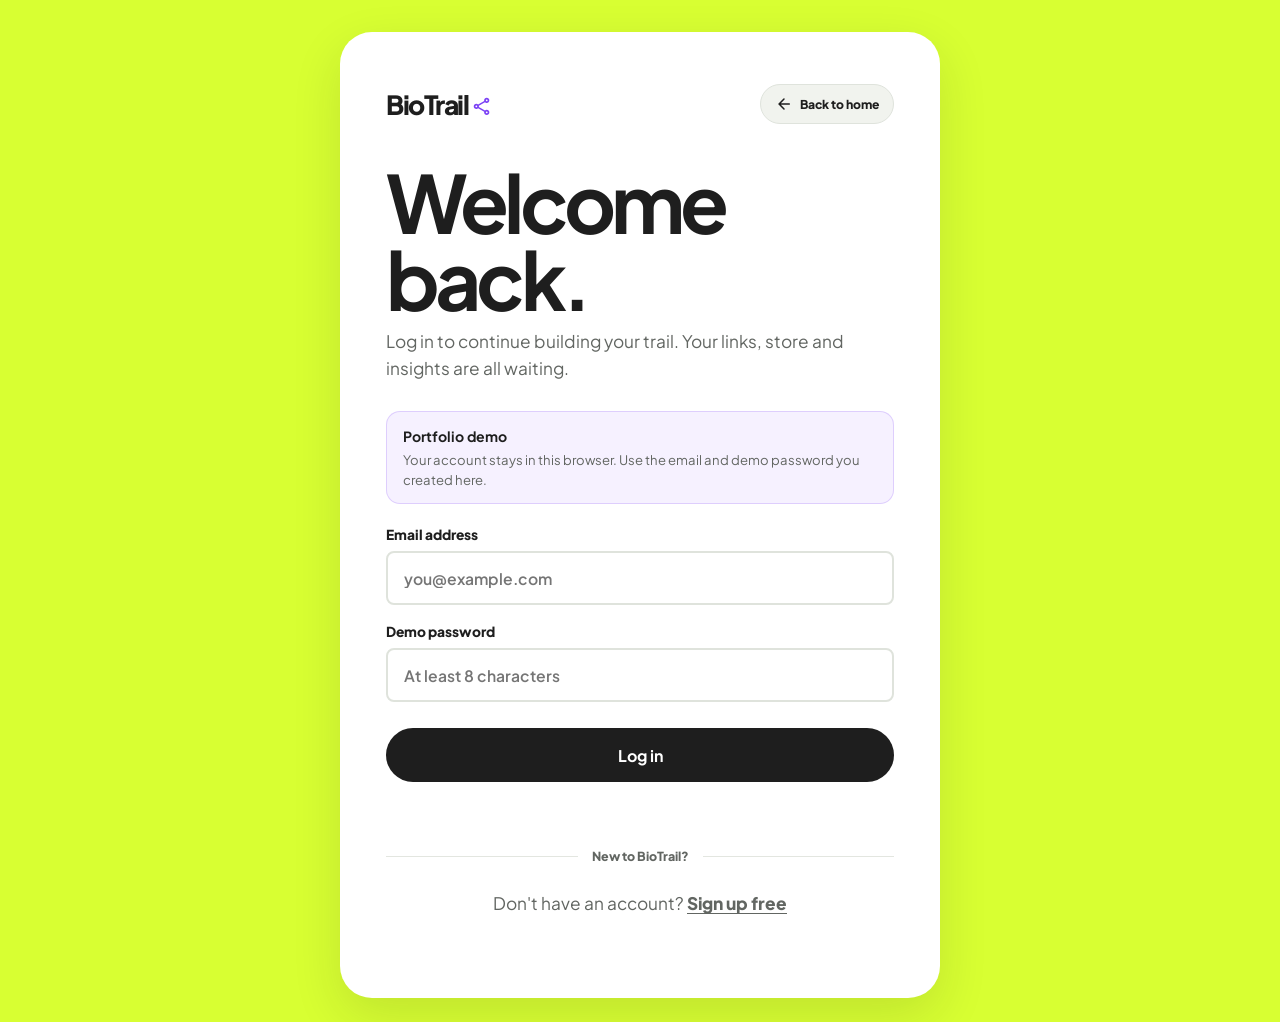
<file: app/dashboard.html>
<!DOCTYPE html>
<html lang="en">
<head>
    <meta charset="UTF-8">
    <meta name="viewport" content="width=device-width, initial-scale=1.0, viewport-fit=cover">
    <meta name="description" content="Manage your BioTrail page - links, appearance, analytics and settings.">
    <title>Dashboard | BioTrail</title>
    <link rel="preconnect" href="https://fonts.googleapis.com">
    <link rel="preconnect" href="https://fonts.gstatic.com" crossorigin>
    <link href="https://fonts.googleapis.com/css2?family=Plus+Jakarta+Sans:wght@400;500;600;700;800&amp;display=swap" rel="stylesheet">
    <link rel="stylesheet" href="../assets/css/style.css?v=67">
    <script src="../assets/js/auth-guard.js?v=1"></script>
</head>
<body class="dash-page dash-loading">
    <div class="dash">
<aside class="dash-sidebar">
            <a class="dash-brand" href="pages.html" aria-label="BioTrail account">
                BioTrail<svg class="material-icon brand-mark" viewBox="0 -960 960 960" data-icon="share" aria-hidden="true" focusable="false"></svg>
            </a>
            <a class="dash-plan" href="../view/pricing.html?account=1">
                <span>Free plan</span>
                <small>Upgrade</small>
            </a>

            <nav class="dash-nav" aria-label="Dashboard sections">
                <a class="dash-nav-item" href="pages.html">
                    <svg class="material-icon" viewBox="0 -960 960 960" data-icon="link" aria-hidden="true" focusable="false"></svg>
                    My pages
                </a>
                <button class="dash-nav-item is-active" type="button" data-panel="links">
                    <svg class="material-icon" viewBox="0 -960 960 960" data-icon="edit" aria-hidden="true" focusable="false"></svg>
                    Links
                </button>
                <button class="dash-nav-item" type="button" data-panel="appearance">
                    <svg class="material-icon" viewBox="0 -960 960 960" data-icon="palette" aria-hidden="true" focusable="false"></svg>
                    Appearance
                </button>
                <button class="dash-nav-item" type="button" data-panel="analytics">
                    <svg class="material-icon" viewBox="0 -960 960 960" data-icon="insights" aria-hidden="true" focusable="false"></svg>
                    Analytics
                </button>
                <button class="dash-nav-item" type="button" data-panel="settings">
                    <svg class="material-icon" viewBox="0 -960 960 960" data-icon="settings" aria-hidden="true" focusable="false"></svg>
                    Settings
                </button>
            </nav>

<div class="dash-sidebar-footer">
                <a class="dash-view-page" href="profile.html">
                    <svg class="material-icon" viewBox="0 -960 960 960" data-icon="visibility" aria-hidden="true" focusable="false"></svg>
                    View my page
                </a>
                <button class="dash-view-page dash-card-open" type="button" id="trail-card-open">
                    <svg class="material-icon" viewBox="0 -960 960 960" data-icon="share" aria-hidden="true" focusable="false"></svg>
                    QR trail card
                </button>
            </div>
        </aside>

        <main class="dash-main">
            <header class="dash-topbar">
                <div class="dash-heading">
                    <div class="dash-title">
                        <p class="dash-kicker">Dashboard</p>
                        <h1>Links</h1>
                    </div>
                    <button class="dash-undo-button" id="dashboard-undo" type="button" disabled aria-label="Undo last dashboard change">
                        <svg class="material-icon" viewBox="0 -960 960 960" aria-hidden="true" focusable="false"><path d="M280-200v-80h284q63 0 109.5-40T720-420q0-60-46.5-100T564-560H312l104 104-56 56-200-200 200-200 56 56-104 104h252q97 0 166.5 63T800-420q0 94-69.5 157T564-200H280Z"/></svg>
                        <span>Undo</span>
                    </button>
                </div>
                <div class="dash-top-actions">
                    <label class="dash-search">
                        <svg class="material-icon" viewBox="0 -960 960 960" data-icon="search" aria-hidden="true" focusable="false"></svg>
                        <input id="links-search" type="search" placeholder="Search links" aria-label="Search links">
                    </label>
                    <div class="dash-action-buttons">
                        <button class="button button-light" id="preview-button" type="button">
                            <svg class="material-icon" viewBox="0 -960 960 960" data-icon="visibility" aria-hidden="true" focusable="false"></svg>
                            Preview
                        </button>
                        <button class="button button-dark" id="add-link-button" type="button">
                            <svg class="material-icon" viewBox="0 -960 960 960" data-icon="add" aria-hidden="true" focusable="false"></svg>
                            Add new link
                        </button>
                    </div>
                </div>
            </header>

            <section class="dash-panel is-active" data-panel="links">
                <div class="dash-profile-card">
                    <span class="dash-avatar" id="dash-avatar" aria-hidden="true">BT</span>
                    <div class="dash-profile-meta">
                        <strong id="dash-display-name">BioTrail creator</strong>
                        <span class="dash-handle">biotrail.me/<b id="dash-handle-name">mytrail</b></span>
                    </div>
                    <button class="text-link" type="button" data-goto-settings>Edit profile</button>
                </div>

                <p class="dash-section-label" id="links-count-label">My links</p>
                <div class="link-card-list" id="link-card-list" aria-live="polite"></div>

                <button class="dash-add-row" type="button" id="add-link-row">
                    <svg class="material-icon" viewBox="0 -960 960 960" data-icon="add" aria-hidden="true" focusable="false"></svg>
                    Add new link
                </button>
            </section>

            <section class="dash-panel" data-panel="appearance">
                <div class="dash-panel-inner">
                    <p class="dash-panel-hint">Changes apply to your live page instantly.</p>

                    <div class="dash-swatch-group">
                        <span class="dash-field-label">Accent colour</span>
                        <div class="dash-swatches" id="accent-swatches">
                            <button type="button" data-accent="lime" data-label="Lime">Lime</button>
                            <button type="button" data-accent="purple" data-label="Purple">Purple</button>
                            <button type="button" data-accent="ink" data-label="Ink">Ink</button>
                            <button type="button" data-accent="coral" data-label="Coral">Coral</button>
                        </div>
                    </div>

                    <div class="dash-swatch-group">
                        <span class="dash-field-label">Link shape</span>
                        <div class="dash-swatches" id="shape-options">
                            <button type="button" data-shape="pill" data-label="Pill">Pill</button>
                            <button type="button" data-shape="rounded" data-label="Rounded">Rounded</button>
                            <button type="button" data-shape="square" data-label="Square">Square</button>
                        </div>
                    </div>

<div class="dash-swatch-group">
                        <span class="dash-field-label">Background</span>
                        <div class="dash-swatches" id="background-options">
                            <button type="button" data-bg="paper" data-label="Light">Light</button>
                            <button type="button" data-bg="ink" data-label="Dark">Dark</button>
                            <button type="button" data-bg="lime" data-label="Lime">Lime</button>
                        </div>
                    </div>

                    <div class="dash-swatch-group">
                        <span class="dash-field-label">Background effect</span>
                        <div class="dash-swatches" id="bgfx-options">
                            <button type="button" data-bgfx="plain" data-label="Plain">Plain</button>
                            <button type="button" data-bgfx="gradient" data-label="Gradient">Gradient</button>
                            <button type="button" data-bgfx="waves" data-label="Waves">Waves</button>
                            <button type="button" data-bgfx="dots" data-label="Dots">Dots</button>
                            <button type="button" data-bgfx="aurora" data-label="Aurora">Aurora</button>
                        </div>
                    </div>

                    <div class="dash-swatch-group">
                        <span class="dash-field-label">Theme copy</span>
                        <div class="dash-theme-tools">
                            <button class="button button-light" type="button" id="theme-export">Export theme</button>
                            <label class="button button-light" for="theme-import">Import theme</label>
                            <input id="theme-import" type="file" accept=".json,application/json" hidden>
                        </div>
                        <span class="form-hint">Export your theme to reuse or share it, or import one back.</span>
                    </div>
                </div>
            </section>

            <section class="dash-panel" data-panel="analytics">
                <div class="dash-panel-inner">
                    <p class="dash-panel-hint">See how your page is performing this week.</p>

                    <div class="dash-stats">
                        <div class="dash-stat is-views">
                            <div class="dash-stat-head">
                                <span class="dash-stat-icon"><svg class="material-icon" viewBox="0 -960 960 960" data-icon="visibility" aria-hidden="true" focusable="false"></svg></span>
                                <small class="dash-stat-trend">+12.4%</small>
                            </div>
                            <strong id="stat-views">1,284</strong>
                            <span class="dash-stat-label">Views</span>
                            <small class="dash-stat-period">Last 7 days</small>
                        </div>
                        <div class="dash-stat is-clicks">
                            <div class="dash-stat-head">
                                <span class="dash-stat-icon"><svg class="material-icon" viewBox="0 -960 960 960" data-icon="link" aria-hidden="true" focusable="false"></svg></span>
                                <small class="dash-stat-trend">+8.1%</small>
                            </div>
                            <strong id="stat-clicks">508</strong>
                            <span class="dash-stat-label">Clicks</span>
                            <small class="dash-stat-period">Across all links</small>
                        </div>
                        <div class="dash-stat is-rate">
                            <div class="dash-stat-head">
                                <span class="dash-stat-icon"><svg class="material-icon" viewBox="0 -960 960 960" data-icon="insights" aria-hidden="true" focusable="false"></svg></span>
                                <small class="dash-stat-trend">Healthy</small>
                            </div>
                            <strong id="stat-ctr">39.6%</strong>
                            <span class="dash-stat-label">Click rate</span>
                            <small class="dash-stat-period">Clicks from views</small>
                        </div>
                    </div>

                    <figure class="dash-chart" aria-labelledby="activity-chart-title">
                        <figcaption class="dash-chart-head">
                            <div class="dash-chart-title">
                                <small>Page activity</small>
                                <strong id="activity-chart-title">Views this week</strong>
                            </div>
                            <div class="dash-chart-legend" aria-label="Chart legend">
                                <span><i aria-hidden="true"></i>Views</span>
                                <b>Last 7 days</b>
                            </div>
                        </figcaption>
                        <div class="dash-line-chart" id="analytics-line-chart"></div>
                    </figure>

                    <p class="dash-section-label">Most clicked links</p>
                    <div class="dash-top-links" id="top-links"></div>
                </div>
            </section>

            <section class="dash-panel" data-panel="settings">
                <div class="dash-panel-inner">
                    <p class="dash-panel-hint">This is what shows on your live page.</p>

<form id="settings-form" novalidate>
                        <p class="dash-section-label">Your page</p>
                        <div class="form-field">
                            <label for="settings-page-name">Page name</label>
                            <input id="settings-page-name" type="text" autocomplete="off">
                        </div>
                        <div class="form-field">
                            <label for="settings-page-handle">Page address</label>
                            <input id="settings-page-handle" type="text" pattern="[a-z0-9_-]{3,20}" autocomplete="off">
                            <span class="form-hint" id="settings-page-hint">biotrail.me/</span>
                        </div>

                        <p class="dash-section-label" style="margin-top: 22px;">Your account</p>
                        <div class="form-field">
                            <span class="dash-field-label">Profile picture</span>
                            <div class="avatar-picker">
                                <span class="avatar-preview" id="avatar-preview" aria-hidden="true">BT</span>
                                <div class="avatar-picker-actions">
                                    <label class="button button-dark" for="avatar-upload">Upload photo</label>
                                    <input id="avatar-upload" type="file" accept="image/*" hidden>
                                    <button class="avatar-remove" id="avatar-remove" type="button">Remove</button>
                                </div>
                            </div>
                            <span class="form-hint">JPG or PNG up to 2MB. Shown instead of your initials on the live page.</span>
                        </div>
                        <div class="form-field">
                            <label for="settings-name">Display name</label>
                            <input id="settings-name" type="text" autocomplete="name">
                        </div>
                        <div class="form-field">
                            <label for="settings-username">Username</label>
                            <input id="settings-username" type="text" pattern="[a-z0-9_-]{3,20}" autocomplete="off">
                            <span class="form-hint" id="settings-url-hint">biotrail.me/</span>
                        </div>
                        <div class="form-field">
                            <label for="settings-role">Tagline / role</label>
                            <input id="settings-role" type="text">
                        </div>
                        <div class="form-field">
                            <label for="settings-bio">Bio</label>
                            <textarea id="settings-bio" rows="3"></textarea>
                        </div>
                        <div class="auth-actions">
                            <button class="button button-dark" type="submit">Save changes</button>
                        </div>
                        <p class="auth-message" id="settings-message" aria-live="polite"></p>
                    </form>
                </div>
            </section>
</main>

        <aside class="dash-preview-pane">
            <div class="dash-preview-head">
                <span>Live preview</span>
                <a href="profile.html">
                    <svg class="material-icon" viewBox="0 -960 960 960" data-icon="arrow_outward" aria-hidden="true" focusable="false"></svg>
                    Open
                </a>
            </div>
            <iframe id="live-preview-frame" src="about:blank" title="Your page live preview"></iframe>
        </aside>
    </div>

    <!-- Add / edit link modal -->
    <div class="dash-modal" id="link-modal" hidden>
        <div class="dash-modal-card is-link-editor" role="dialog" aria-modal="true" aria-labelledby="link-modal-title">
            <div class="dash-modal-heading">
                <h2 id="link-modal-title">Add new link</h2>
                <button class="dash-modal-close" id="link-modal-close" type="button" aria-label="Close">
                    <svg class="material-icon" viewBox="0 -960 960 960" data-icon="close" aria-hidden="true" focusable="false"></svg>
                </button>
            </div>
            <form id="link-form" novalidate>
                <div class="form-field">
                    <label for="link-title">Title</label>
                    <input id="link-title" type="text" placeholder="Watch my latest video" required>
                </div>
<div class="form-field">
                    <label for="link-url">URL</label>
                    <input id="link-url" type="url" placeholder="https://youtube.com/..." required>
                    <span class="form-hint is-detect" id="link-detect" aria-live="polite"></span>
                </div>
                <div class="form-field">
                    <label for="link-icon">Icon <small class="dash-icon-hint">(auto-picked when you paste a social link)</small></label>
                    <select id="link-icon">
                        <option value="smart_display">Video</option>
                        <option value="storefront">Store</option>
                        <option value="auto_stories">Article</option>
                        <option value="language">Website</option>
                        <option value="mail">Email</option>
                        <option value="shopping_bag">Product</option>
                        <option value="calendar_month">Booking</option>
                        <option value="bolt">Quick link</option>
                        <option value="link">Link</option>
                        <option value="share">Social</option>
                        <option value="star">Favourite</option>
                        <option value="monitoring">Community</option>
                        <option value="rocket_launch">Launch</option>
                    </select>
                </div>
                <details class="link-optional-settings" id="link-advanced-options">
                    <summary>
                        <span>Optional display settings</span>
                        <small>Group, schedule, countdown and embed</small>
                    </summary>
                    <div class="link-optional-settings-body">
                        <div class="form-field">
                            <label for="link-group">Group</label>
                            <input id="link-group" type="text" list="link-group-options" placeholder="General" autocomplete="off">
                            <datalist id="link-group-options"></datalist>
                            <span class="form-hint">Group links into tabs on your page, such as Social or Shop.</span>
                        </div>

                        <div class="form-field link-setting-card">
                            <label for="link-visibility-mode">When should this link appear?</label>
                            <span class="link-setting-copy">Keep it visible all the time or publish it only within a chosen window.</span>
                            <select id="link-visibility-mode">
                                <option value="always">Always visible</option>
                                <option value="scheduled">Use a scheduled window</option>
                            </select>
                        </div>
                        <div class="link-reveal-panel" id="link-schedule-fields" hidden>
                            <div class="link-reveal-heading">
                                <strong>Visibility window</strong>
                                <span>The link will automatically appear and disappear.</span>
                            </div>
                            <div class="dash-modal-grid">
                                <div class="form-field">
                                    <label for="link-schedule-start">Starts</label>
                                    <input id="link-schedule-start" type="datetime-local" autocomplete="off">
                                </div>
                                <div class="form-field">
                                    <label for="link-schedule-end">Ends</label>
                                    <input id="link-schedule-end" type="datetime-local" autocomplete="off">
                                </div>
                            </div>
                            <span class="form-hint">The link stays hidden outside this interval. You may set either boundary or both.</span>
                        </div>

                        <div class="form-field link-setting-card">
                            <label for="link-countdown-mode">Display style</label>
                            <span class="link-setting-copy">Use a regular link or build anticipation with a live timer.</span>
                            <select id="link-countdown-mode">
                                <option value="standard">Standard link</option>
                                <option value="countdown">Countdown timer</option>
                            </select>
                        </div>
                        <div class="form-field link-reveal-panel" id="link-countdown-fields" hidden>
                            <label for="link-countdown">Countdown ends</label>
                            <input id="link-countdown" type="datetime-local" autocomplete="off">
                            <span class="form-hint">Visitors will see the remaining time on this link.</span>
                        </div>

                        <label class="dash-switch-row link-embed-setting">
                            <span class="link-switch-copy">
                                <strong>Embed supported content</strong>
                                <small>Show a preview directly on your BioTrail page.</small>
                            </span>
                            <span class="dash-toggle" id="link-embed" role="switch" aria-checked="false" tabindex="0"></span>
                        </label>
                    </div>
                </details>
                <label class="dash-switch-row">
                    <span>Enabled on your page</span>
                    <span class="dash-toggle is-on" id="link-enabled" role="switch" aria-checked="true" tabindex="0"></span>
                </label>
                <div class="dash-modal-actions">
                    <button class="button button-light dash-link-reset" type="button" id="link-undo-edits" hidden>Undo edits</button>
                    <button class="button button-light" type="button" id="link-cancel">Cancel</button>
                    <button class="button button-dark" type="submit">Save link</button>
                </div>
                <p class="auth-message" id="link-message" aria-live="polite"></p>
            </form>
        </div>
    </div>

<!-- QR trail card modal -->
    <div class="dash-modal" id="trail-card-modal" hidden>
        <div class="dash-modal-card is-card" role="dialog" aria-modal="true" aria-labelledby="trail-card-title">
            <div class="dash-modal-heading">
                <h2 id="trail-card-title">QR trail card</h2>
                <button class="dash-modal-close" id="trail-card-modal-close" type="button" aria-label="Close">
                    <svg class="material-icon" viewBox="0 -960 960 960" data-icon="close" aria-hidden="true" focusable="false"></svg>
                </button>
            </div>
            <p class="dash-panel-hint">Share your live page as a link or send the complete QR card as an image.</p>
            <div class="trail-card-wrap">
                <canvas id="trail-card-canvas" width="900" height="540" aria-label="Your BioTrail QR card"></canvas>
            </div>
            <div class="trail-share-actions" aria-label="QR card sharing options">
                <button class="button button-light" type="button" id="trail-link-copy">
                    <svg class="material-icon" viewBox="0 -960 960 960" data-icon="link" aria-hidden="true" focusable="false"></svg>
                    Copy link
                </button>
                <button class="button button-light" type="button" id="trail-link-share">
                    <svg class="material-icon" viewBox="0 -960 960 960" data-icon="share" aria-hidden="true" focusable="false"></svg>
                    Share link
                </button>
                <button class="button button-dark" type="button" id="trail-card-share">
                    <svg class="material-icon" viewBox="0 -960 960 960" data-icon="share" aria-hidden="true" focusable="false"></svg>
                    Share QR card
                </button>
                <button class="button button-dark" type="button" id="trail-card-download">
                    <svg class="material-icon" viewBox="0 -960 960 960" data-icon="arrow_downward" aria-hidden="true" focusable="false"></svg>
                    Download PNG
                </button>
            </div>
            <div class="trail-social-share" aria-label="Share your BioTrail link to social media">
                <span>Share link to</span>
                <a href="#" data-share-social="whatsapp" target="_blank" rel="noopener noreferrer">WhatsApp</a>
                <a href="#" data-share-social="facebook" target="_blank" rel="noopener noreferrer">Facebook</a>
                <a href="#" data-share-social="x" target="_blank" rel="noopener noreferrer">X</a>
                <a href="#" data-share-social="linkedin" target="_blank" rel="noopener noreferrer">LinkedIn</a>
            </div>
            <button class="trail-card-close-link" type="button" id="trail-card-cancel">Close</button>
            <p class="auth-message" id="trail-card-message" aria-live="polite"></p>
        </div>
    </div>

    <div class="dash-toast" id="dash-toast" role="status" hidden></div>

<script src="../assets/js/icon-paths.js"></script>
<script src="../assets/js/dashboard-icons.js"></script>
<script src="../assets/js/qr.js?v=52"></script>
<script src="../assets/js/account.js?v=46"></script>
<script src="../assets/js/stats.js?v=51"></script>
<script src="../assets/js/dashboard.js?v=53"></script>
<script src="../assets/js/session.js?v=50"></script>
</body>
</html>
</file>
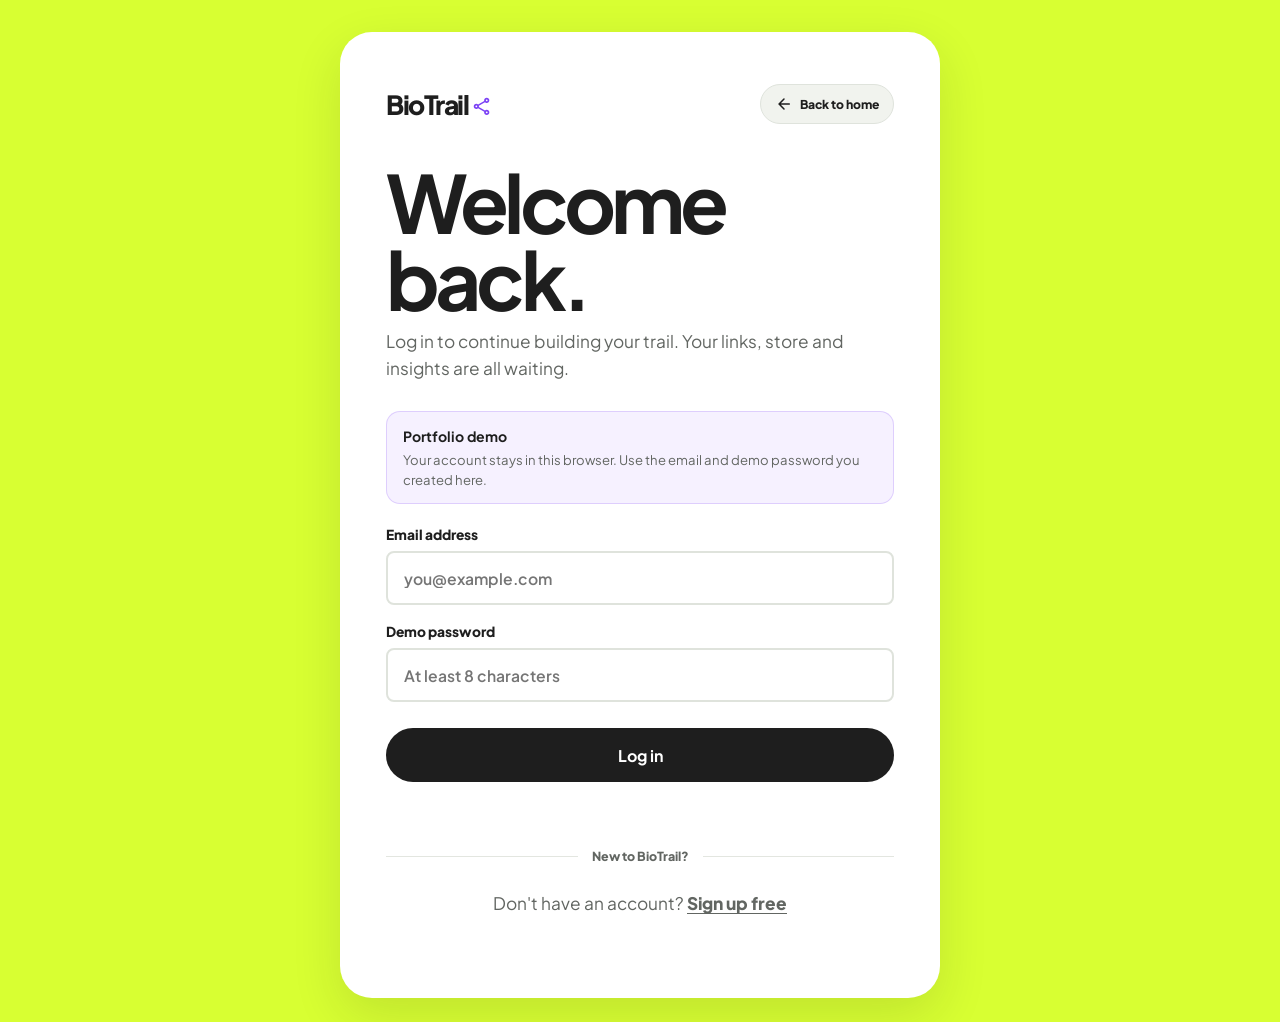
<file: app/pages.html>
<!DOCTYPE html>
<html lang="en">
<head>
    <meta charset="UTF-8">
    <meta name="viewport" content="width=device-width, initial-scale=1.0, viewport-fit=cover">
    <meta name="description" content="Manage the pages on your BioTrail account.">
    <title>Your pages | BioTrail</title>
    <link rel="preconnect" href="https://fonts.googleapis.com">
    <link rel="preconnect" href="https://fonts.gstatic.com" crossorigin>
    <link href="https://fonts.googleapis.com/css2?family=Plus+Jakarta+Sans:wght@400;500;600;700;800&amp;display=swap" rel="stylesheet">
    <link rel="stylesheet" href="../assets/css/style.css?v=66">
    <script src="../assets/js/auth-guard.js?v=1"></script>
</head>
<body class="dash-page">
    <div class="dash">
        <aside class="dash-sidebar">
            <a class="dash-brand" href="pages.html" aria-label="BioTrail account">
                BioTrail<svg class="material-icon brand-mark" viewBox="0 -960 960 960" data-icon="share" aria-hidden="true" focusable="false"></svg>
            </a>
            <a class="dash-plan" href="../view/pricing.html?account=1">
                <span>Free plan</span>
                <small>Upgrade</small>
            </a>

            <nav class="dash-nav" aria-label="Dashboard sections">
                <button class="dash-nav-item is-active" type="button" data-panel="pages">
                    <svg class="material-icon" viewBox="0 -960 960 960" data-icon="link" aria-hidden="true" focusable="false"></svg>
                    Pages
                </button>
            </nav>

            <div class="dash-sidebar-footer">
                <a class="dash-view-page" href="dashboard.html">
                    <svg class="material-icon" viewBox="0 -960 960 960" data-icon="arrow_outward" aria-hidden="true" focusable="false"></svg>
                    Back to dashboard
                </a>
                <button class="dash-view-page dash-signout" type="button" data-signout data-signout-url="../index.html">
                    <svg class="material-icon" viewBox="0 -960 960 960" data-icon="power_settings_new" aria-hidden="true" focusable="false"></svg>
                    Sign out
                </button>
            </div>
        </aside>

        <main class="dash-main">
            <header class="dash-topbar">
                <div class="dash-title">
                    <p class="dash-kicker">Your account</p>
                    <h1>Pages</h1>
                </div>
                <div class="dash-top-actions">
                    <button class="button button-dark" id="new-page-button" type="button">
                        <svg class="material-icon" viewBox="0 -960 960 960" data-icon="add" aria-hidden="true" focusable="false"></svg>
                        New page
                    </button>
                </div>
            </header>

            <section class="dash-panel is-active" data-panel="pages">
                <div class="dash-profile-card">
                    <span class="dash-avatar" id="pages-avatar" aria-hidden="true">BT</span>
                    <div class="dash-profile-meta">
                        <strong id="pages-display-name">BioTrail creator</strong>
                        <span class="dash-handle">Logged in as biotrail.me/<b id="pages-handle-name">mytrail</b></span>
                    </div>
                </div>

                <p class="dash-section-label" id="pages-count-label">Your pages</p>
                <div class="dash-pages-grid" id="pages-grid"></div>
            </section>
        </main>
    </div>

    <!-- Delete page confirmation modal -->
    <div class="dash-modal" id="delete-page-modal" hidden>
        <div class="dash-modal-card dash-confirm-card" role="dialog" aria-modal="true" aria-labelledby="delete-page-title" aria-describedby="delete-page-copy">
            <div class="dash-modal-heading">
                <h2 id="delete-page-title">Delete this page?</h2>
                <button class="dash-modal-close" id="delete-page-modal-close" type="button" aria-label="Close delete confirmation">
                    <svg class="material-icon" viewBox="0 -960 960 960" data-icon="close" aria-hidden="true" focusable="false"></svg>
                </button>
            </div>
            <p class="dash-confirm-copy" id="delete-page-copy">
                "<strong id="delete-page-name">This page</strong>" and its links will be permanently removed.
            </p>
            <div class="dash-modal-actions">
                <button class="button button-light" id="cancel-page-delete" type="button">Cancel</button>
                <button class="button button-danger" id="confirm-page-delete" type="button">
                    <svg class="material-icon" viewBox="0 -960 960 960" data-icon="delete" aria-hidden="true" focusable="false"></svg>
                    Delete page
                </button>
            </div>
        </div>
    </div>

    <script src="../assets/js/icon-paths.js"></script>
    <script src="../assets/js/dashboard-icons.js"></script>
    <script src="../assets/js/account.js?v=46"></script>
    <script src="../assets/js/pages-list.js?v=46"></script>
    <script src="../assets/js/session.js?v=50"></script>
</body>
</html>
</file>
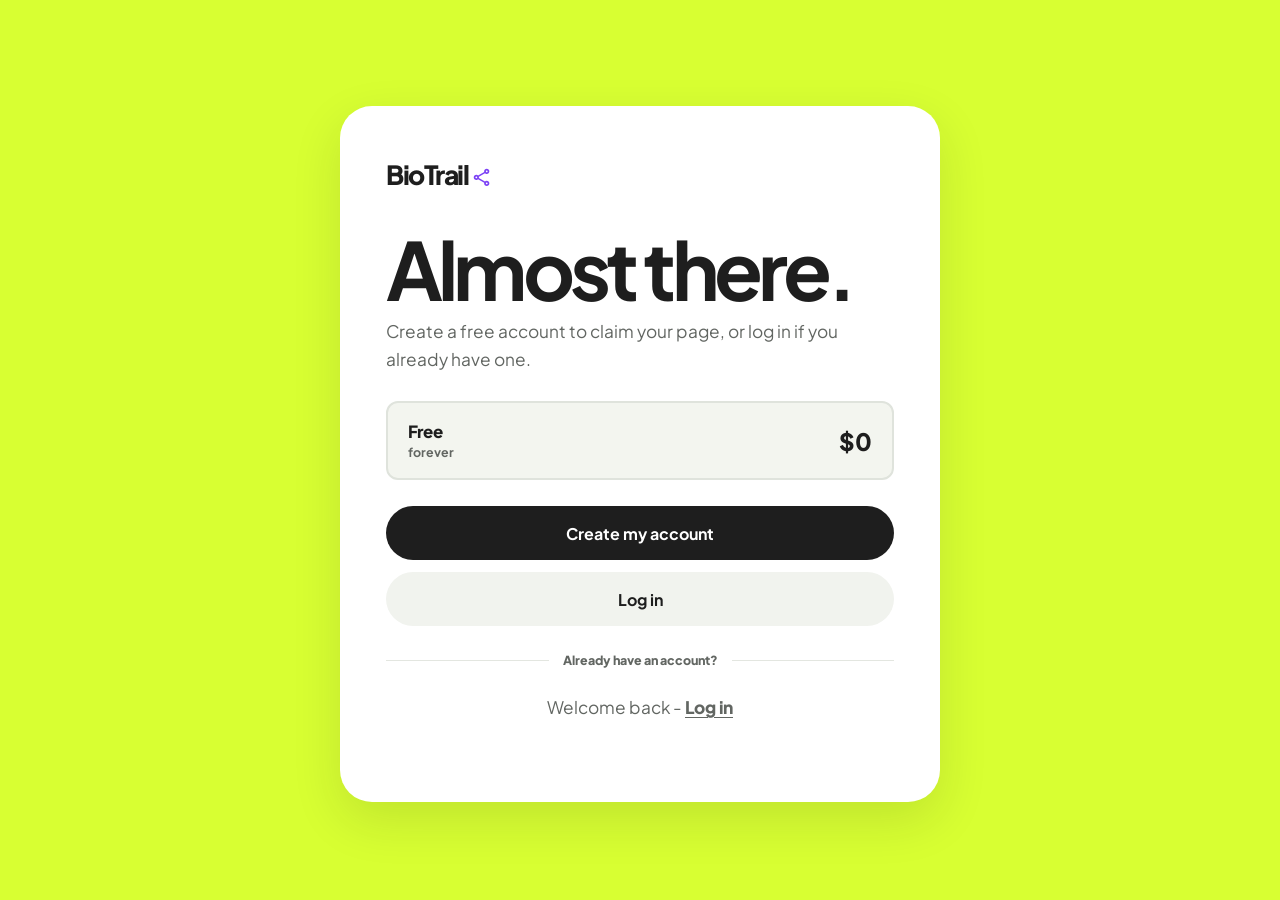
<file: app/payment.html>
<!DOCTYPE html>
<html lang="en">
<head>
    <!-- Page metadata, fonts and stylesheet -->
    <meta charset="UTF-8">
    <meta name="viewport" content="width=device-width, initial-scale=1.0, viewport-fit=cover">
    <meta name="description" content="Securely upgrade your BioTrail plan by card or bank transfer.">
    <title>Checkout | BioTrail</title>
    <link rel="preconnect" href="https://fonts.googleapis.com">
    <link rel="preconnect" href="https://fonts.gstatic.com" crossorigin>
    <link href="https://fonts.googleapis.com/css2?family=Plus+Jakarta+Sans:wght@400;500;600;700;800&amp;display=swap" rel="stylesheet">
    <link rel="stylesheet" href="../assets/css/style.css?v=66">
</head>
<body class="coming-page">
    <!-- Checkout page for a selected plan -->
    <main class="coming-card auth-card checkout-card">
        <a class="brand" href="pages.html">BioTrail<svg class="material-icon brand-mark" viewBox="0 -960 960 960" aria-hidden="true" focusable="false"><path d="M680-80q-50 0-85-35t-35-85q0-6 3-28L282-392q-16 15-37 23.5t-45 8.5q-50 0-85-35t-35-85q0-50 35-85t85-35q24 0 45 8.5t37 23.5l281-164q-2-7-2.5-13.5T560-760q0-50 35-85t85-35q50 0 85 35t35 85q0 50-35 85t-85 35q-24 0-45-8.5T598-672L317-508q2 7 2.5 13.5t.5 14.5q0 8-.5 14.5T317-452l281 164q16-15 37-23.5t45-8.5q50 0 85 35t35 85q0 50-35 85t-85 35Zm0-80q17 0 28.5-11.5T720-200q0-17-11.5-28.5T680-240q-17 0-28.5 11.5T640-200q0 17 11.5 28.5T680-160ZM200-440q17 0 28.5-11.5T240-480q0-17-11.5-28.5T200-520q-17 0-28.5 11.5T160-480q0 17 11.5 28.5T200-440Zm508.5-291.5Q720-743 720-760t-11.5-28.5Q697-800 680-800t-28.5 11.5Q640-777 640-760t11.5 28.5Q663-720 680-720t28.5-11.5ZM680-200ZM200-480Zm480-280Z"/></svg></a>
        <h1>Checkout</h1>
        <p class="auth-sub">Review the selected plan and demonstrate the upgrade journey.</p>

        <aside class="auth-demo-note">
            <strong>Demo checkout — no real payment</strong>
            <span>This portfolio version simulates a successful Paystack response. No card or bank details are collected and no money is charged.</span>
        </aside>

        <div class="checkout-summary">
            <div class="checkout-row">
                <span>Plan</span>
                <strong id="checkout-plan">-</strong>
            </div>
            <div class="checkout-row">
                <span>Billing</span>
                <strong id="checkout-billing">-</strong>
            </div>
            <div class="checkout-row checkout-row-total">
                <span>Amount due today</span>
                <strong id="checkout-amount">-</strong>
            </div>
        </div>

        <div class="pay-methods" role="tablist" aria-label="Choose a payment method">
            <button class="pay-method is-active" type="button" role="tab" aria-selected="true" data-method="card">
                <svg class="material-icon" viewBox="0 -960 960 960" aria-hidden="true" focusable="false"><path d="M880-740v520q0 24-18 42t-42 18H140q-24 0-42-18t-18-42v-520q0-24 18-42t42-18h680q24 0 42 18t18 42ZM140-631h680v-109H140v109Zm0 129v282h680v-282H140Zm0 282v-520 520Z"/></svg>
                <span>Card</span>
            </button>
            <button class="pay-method" type="button" role="tab" aria-selected="false" data-method="bank_transfer">
                <svg class="material-icon" viewBox="0 -960 960 960" aria-hidden="true" focusable="false"><path d="M212-241v-339h60v339h-60Zm242 0v-339h60v339h-60ZM80-121v-60h800v60H80Zm608-120v-339h60v339h-60ZM80-640v-53l400-228 400 228v53H80Zm134-60h532-532Zm0 0h532L480-852 214-700Z"/></svg>
                <span>Bank transfer</span>
            </button>
        </div>

        <p class="pay-hint" id="pay-hint">Pay instantly with your debit or credit card.</p>

        <button class="button button-dark pay-button" id="pay-button" type="button">Pay with Paystack</button>

        <p class="pay-provider">Payments powered by <strong>Paystack</strong> - a free-to-start payment API with built-in support for cards and bank transfers.</p>
        <p class="auth-message" id="pay-message" aria-live="polite"></p>

        <div class="auth-divider">Changed your mind?</div>
        <p class="auth-alt"><a href="pages.html">Back to my dashboard</a> &middot; <a href="../view/pricing.html">See plans</a></p>
    </main>

    <!-- Paystack inline checkout + page logic -->
    <script src="https://js.paystack.co/v1/inline.js"></script>
    <script src="../assets/js/session.js?v=50"></script>
    <script src="../assets/js/payment.js?v=2"></script>
</body>
</html>
</file>
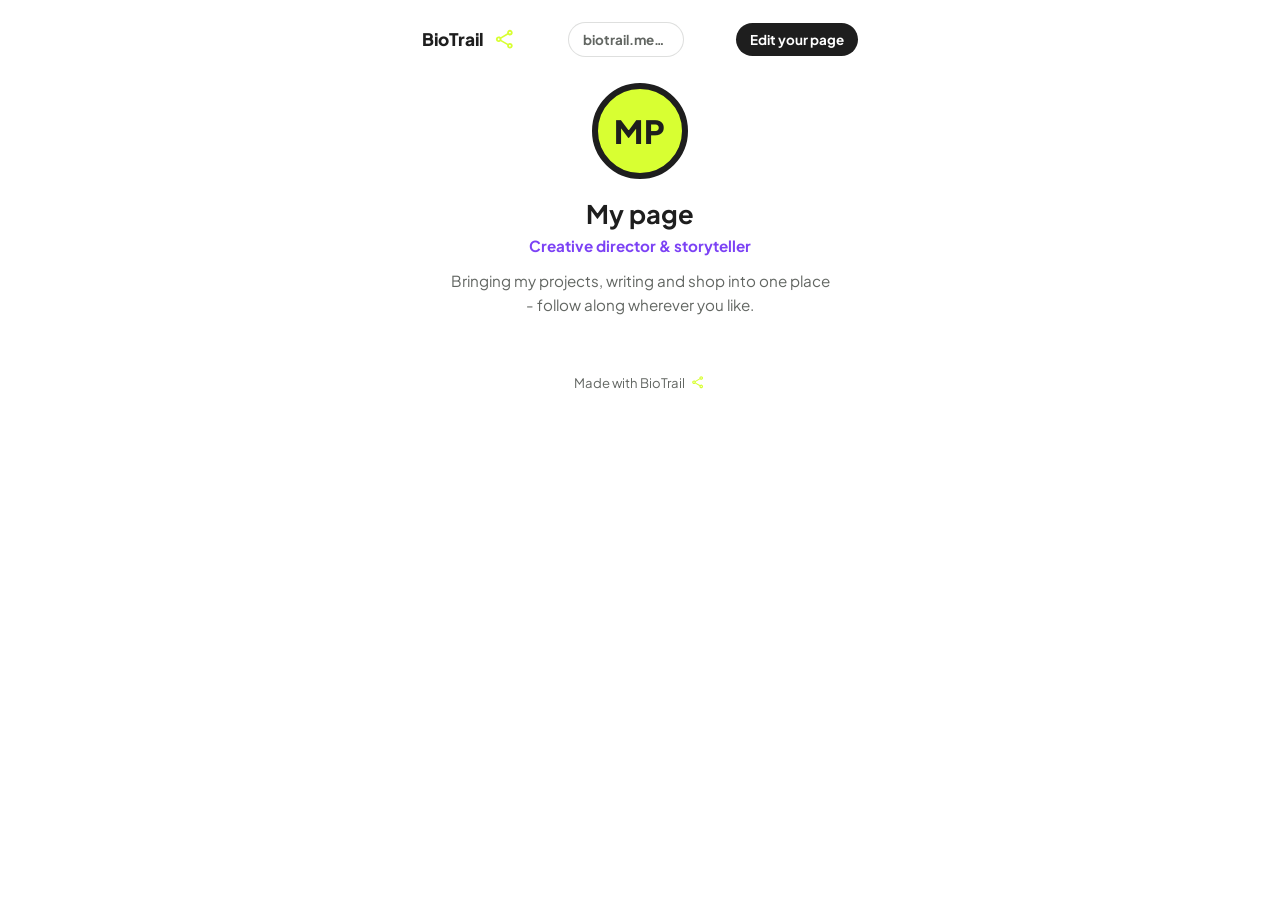
<file: app/profile.html>
<!DOCTYPE html>
<html lang="en">
<head>
    <meta charset="UTF-8">
    <meta name="viewport" content="width=device-width, initial-scale=1.0, viewport-fit=cover">
    <meta name="description" content="Your one-page trail linking all the places people can find you.">
    <title>BioTrail</title>
    <link rel="preconnect" href="https://fonts.googleapis.com">
    <link rel="preconnect" href="https://fonts.gstatic.com" crossorigin>
    <link href="https://fonts.googleapis.com/css2?family=Plus+Jakarta+Sans:wght@400;500;600;700;800&amp;display=swap" rel="stylesheet">
    <link rel="stylesheet" href="../assets/css/style.css?v=68">
</head>
<body class="live-page live-loading">
    <!-- Live link page for a created BioTrail profile -->
    <div class="live-shell">
        <header class="live-topbar">
            <a class="live-brand" href="../index.html" aria-label="Back to BioTrail">
                BioTrail<svg class="material-icon brand-mark" viewBox="0 -960 960 960" aria-hidden="true" focusable="false"><path d="M680-80q-50 0-85-35t-35-85q0-6 3-28L282-392q-16 15-37 23.5t-45 8.5q-50 0-85-35t-35-85q0-50 35-85t85-35q24 0 45 8.5t37 23.5l281-164q-2-7-2.5-13.5T560-760q0-50 35-85t85-35q50 0 85 35t35 85q0 50-35 85t-85 35q-24 0-45-8.5T598-672L317-508q2 7 2.5 13.5t.5 14.5q0 8-.5 14.5T317-452l281 164q16-15 37-23.5t45-8.5q50 0 85 35t35 85q0 50-35 85t-85 35Zm0-80q17 0 28.5-11.5T720-200q0-17-11.5-28.5T680-240q-17 0-28.5 11.5T640-200q0 17 11.5 28.5T680-160ZM200-440q17 0 28.5-11.5T240-480q0-17-11.5-28.5T200-520q-17 0-28.5 11.5T160-480q0 17 11.5 28.5T200-440Zm508.5-291.5Q720-743 720-760t-11.5-28.5Q697-800 680-800t-28.5 11.5Q640-777 640-760t11.5 28.5Q663-720 680-720t28.5-11.5ZM680-200ZM200-480Zm480-280Z"/></svg>
            </a>
            <span class="live-url-wrap">
                <button class="live-url" type="button" id="live-url" aria-label="Copy your BioTrail address"></button>
                <span class="live-url-tooltip" id="live-url-tooltip" role="tooltip"></span>
            </span>
            <a class="live-edit" href="#" target="_top">Edit your page</a>
        </header>

<main class="live-main">
            <div class="live-greeting" id="live-greeting" hidden>
                <svg class="material-icon" viewBox="0 -960 960 960" aria-hidden="true" focusable="false"><path d="M480-520q-33 0-56.5-23.5T400-600q0-33 23.5-56.5T480-680q33 0 56.5 23.5T560-600q0 33-23.5 56.5T480-520Zm-160-80q-33 0-56.5-23.5T240-680q0-33 23.5-56.5T320-760q33 0 56.5 23.5T400-680q0 33-23.5 56.5T320-600Zm320 0q-33 0-56.5-23.5T560-680q0-33 23.5-56.5T640-760q33 0 56.5 23.5T720-680q0 33-23.5 56.5T640-600ZM480-80q-83 0-156-31.5T197-197q-54-54-85.5-127T80-480q0-83 31.5-156T197-763q54-54 127-85.5T480-880q83 0 156 31.5T763-763q54 54 85.5 127T880-480q0 83-31.5 156T763-197q-54 54-127 85.5T480-80Zm0-80q134 0 227-93t93-227q0-134-93-227t-227-93q-134 0-227 93t-93 227q0 134 93 227t227 93Z"/></svg>
                <span id="live-greeting-text"></span>
            </div>
            <div class="live-avatar" id="live-avatar" aria-hidden="true">BT</div>
            <h1 id="live-name">BioTrail creator</h1>
            <p class="live-role" id="live-role">Creative director &amp; storyteller</p>
            <p class="live-bio">Bringing my projects, writing and shop into one place - follow along wherever you like.</p>

            <div class="live-links" id="live-links" aria-label="Links on this page"></div>

            <p class="live-byline">
                Made with BioTrail<svg class="material-icon" viewBox="0 -960 960 960" aria-hidden="true" focusable="false"><path d="M680-80q-50 0-85-35t-35-85q0-6 3-28L282-392q-16 15-37 23.5t-45 8.5q-50 0-85-35t-35-85q0-50 35-85t85-35q24 0 45 8.5t37 23.5l281-164q-2-7-2.5-13.5T560-760q0-50 35-85t85-35q50 0 85 35t35 85q0 50-35 85t-85 35q-24 0-45-8.5T598-672L317-508q2 7 2.5 13.5t.5 14.5q0 8-.5 14.5T317-452l281 164q16-15 37-23.5t45-8.5q50 0 85 35t35 85q0 50-35 85t-85 35Zm0-80q17 0 28.5-11.5T720-200q0-17-11.5-28.5T680-240q-17 0-28.5 11.5T640-200q0 17 11.5 28.5T680-160ZM200-440q17 0 28.5-11.5T240-480q0-17-11.5-28.5T200-520q-17 0-28.5 11.5T160-480q0 17 11.5 28.5T200-440Zm508.5-291.5Q720-743 720-760t-11.5-28.5Q697-800 680-800t-28.5 11.5Q640-777 640-760t11.5 28.5Q663-720 680-720t28.5-11.5ZM680-200ZM200-480Zm480-280Z"/></svg>
            </p>
        </main>
    </div>

<script src="../assets/js/dashboard-icons.js?v=46"></script>
    <script src="../assets/js/account.js?v=46"></script>
    <script src="../assets/js/stats.js?v=51"></script>
    <script>
        (function () {
            var account = window.bioTrailAccount || null;

            function readStore(key) {
                try {
                    return JSON.parse(localStorage.getItem(key) || "null");
                } catch (error) {
                    return null;
                }
            }

            // --- Defaults (used when no page or preview state is present) -----
            var icons = window.bioTrailDashIcons || {};
            var defaultLinks = [
                { title: "Watch my latest video", url: "https://youtube.com/@creator", icon: "smart_display", enabled: true },
                { title: "Shop the new collection", url: "https://shop.biotrail.me/creator", icon: "storefront", enabled: true },
                { title: "Read my articles", url: "https://blog.example.com/posts", icon: "auto_stories", enabled: true },
                { title: "Book a discovery call", url: "https://calendar.example.com/meet", icon: "calendar_month", enabled: true }
            ];
            var defaultTheme = { accent: "lime", shape: "pill", bg: "paper", bgfx: "plain" };

            var ARROW = '<svg class="material-icon" viewBox="0 -960 960 960" aria-hidden="true" focusable="false"><path d="M640-624 284-268q-11 11-28 11t-28-11q-11-11-11-28t11-28l356-356H280q-17 0-28.5-11.5T240-720q0-17 11.5-28.5T280-760h400q17 0 28.5 11.5T720-720v400q0 17-11.5 28.5T680-280q-17 0-28.5-11.5T640-320v-304Z"/></svg>';

            function initials(value) {
                return value.trim().split(/\s+/).map(function (word) { return word.charAt(0); }).join("").slice(0, 2).toUpperCase();
            }

            function hostOf(value) {
                var host = String(value || "").replace(/^https?:\/\//, "");
                return host ? host.split("/")[0] : value;
            }

            function escapeHtml(value) {
                return String(value == null ? "" : value).replace(/[&<>"']/g, function (char) {
                    return { "&": "&amp;", "<": "&lt;", ">": "&gt;", '"': "&quot;", "'": "&#39;" }[char];
                });
            }

            function safeLinkUrl(value) {
                var raw = String(value || "").trim();
                try {
                    var parsed = new URL(raw, window.location.href);
                    return ["http:", "https:", "mailto:", "tel:"].indexOf(parsed.protocol) !== -1
                        ? escapeHtml(raw)
                        : "#";
                } catch (error) {
                    return "#";
                }
            }

            function copyText(value) {
                if (navigator.clipboard && window.isSecureContext) {
                    return navigator.clipboard.writeText(value);
                }

                return new Promise(function (resolve, reject) {
                    var input = document.createElement("textarea");
                    input.value = value;
                    input.setAttribute("readonly", "");
                    input.style.position = "fixed";
                    input.style.opacity = "0";
                    document.body.appendChild(input);
                    input.select();
                    try {
                        if (!document.execCommand("copy")) {
                            throw new Error("Copy was not available");
                        }
                        resolve();
                    } catch (error) {
                        reject(error);
                    }
                    document.body.removeChild(input);
                });
            }

            function profileCopyUrl(pageId, username) {
                if (/^https?:$/.test(window.location.protocol)) {
                    var shareUrl = new URL("profile.html", window.location.href);
                    shareUrl.search = "";
                    shareUrl.hash = "";
                    shareUrl.searchParams.set(pageId ? "page" : "username", pageId || username);
                    return shareUrl.href;
                }
                return "https://biotrail.me/" + username;
            }

            // --- F9: visitor greeting from ref/utm params ----------------------
            function greetingSource() {
                var params = new URLSearchParams(window.location.search);
                var ref = params.get("ref") || params.get("r") || params.get("utm_source") || params.get("qref");
                if (!ref) {
                    return null;
                }
                var cleaned = String(ref).replace(/[-_+.]+/g, " ").trim();
                if (!cleaned) {
                    return null;
                }
                return cleaned.toLowerCase().split(/\s+/).map(function (word) {
                    return word.charAt(0).toUpperCase() + word.slice(1);
                }).join(" ");
            }

            // --- F13: embedded players for known platforms ---------------------
            function embedUrl(value) {
                var url = String(value || "");
                var youtube = url.match(/(?:youtube\.com\/(?:watch\?v=|shorts\/|embed\/)|youtu\.be\/)([\w-]{6,})/i);
                if (youtube) {
                    return "https://www.youtube-nocookie.com/embed/" + youtube[1];
                }
                var vimeo = url.match(/vimeo\.com\/(\d+)/i);
                if (vimeo) {
                    return "https://player.vimeo.com/video/" + vimeo[1];
                }
                var spotify = url.match(/open\.spotify\.com\/(track|album|playlist|episode)\/([\w]+)/i);
                if (spotify) {
                    return "https://open.spotify.com/embed/" + spotify[1] + "/" + spotify[2];
                }
                var soundcloud = url.match(/soundcloud\.com\/[\w\-]+[\w\-\/\/]{0,}/i);
                if (soundcloud) {
                    return "https://w.soundcloud.com/player/?url=" + encodeURIComponent(url) + "&color=%23d8ff32";
                }
                var ted = url.match(/ted\.com\/talks\/([\w\-]+)/i);
                if (ted) {
                    return "https://embed.ted.com/talks/" + ted[1];
                }
                return null;
            }

            // --- F7: schedule visibility ----------------------------------------
            function scheduleVisible(link, nowMs) {
                var schedule = link && link.schedule;
                if (!schedule) {
                    return true;
                }
                if (schedule.start) {
                    var start = new Date(schedule.start).getTime();
                    if (!isNaN(start) && nowMs < start) {
                        return false;
                    }
                }
                if (schedule.end) {
                    var end = new Date(schedule.end).getTime();
                    if (!isNaN(end) && nowMs > end) {
                        return false;
                    }
                }
                return true;
            }

            // --- F15: countdown timers ------------------------------------------
            function formatCountdown(iso) {
                var diff = new Date(iso).getTime() - Date.now();
                if (isNaN(diff)) {
                    return "";
                }
                if (diff <= 0) {
                    return "Live now";
                }
                var day = Math.floor(diff / 86400000);
                var hour = Math.floor((diff % 86400000) / 3600000);
                var minute = Math.floor((diff % 3600000) / 60000);
                var second = Math.floor((diff % 60000) / 1000);
                if (day > 0) {
                    return day + "d " + hour + "h left";
                }
                var pad = function (n) { return (n < 10 ? "0" : "") + n; };
                return pad(hour) + ":" + pad(minute) + ":" + pad(second);
            }

            function renderCountdowns() {
                document.querySelectorAll(".live-link-countdown").forEach(function (element) {
                    element.textContent = formatCountdown(element.getAttribute("data-countdown"));
                });
            }

            // --- State resolution (preview cache, ?page= / ?username=, account) -----
            function resolveState(previewState) {
                if (previewState && typeof previewState === "object" && ("pageId" in previewState || "links" in previewState)) {
                    return previewState;
                }
                var params = new URLSearchParams(window.location.search);
                var state = { profile: readStore("biotrail_profile") || {} };
                var page = null;
                var requestedPageId = params.get("page");
                var requestedHandle = params.get("username");
                if (account) {
                    if (requestedPageId) {
                        page = account.findPage({ id: requestedPageId });
                    }
                    if (!page && !requestedPageId && requestedHandle) {
                        page = account.findPage({ handle: requestedHandle });
                    }
                    if (!page && !requestedPageId && !requestedHandle) {
                        page = account.findPage({}) || null;
                    }
                }
                if (page) {
                    state.pageId = page.id;
                    state.title = page.title;
                    state.handle = page.handle;
                    state.links = page.links;
                    state.theme = page.theme || defaultTheme;
                } else {
                    state.links = readStore("biotrail_links") || [];
                    state.theme = readStore("biotrail_theme") || defaultTheme;
                    state.handle = requestedHandle || (state.profile && state.profile.username) || "page";
                }
                return state;
            }

// --- Live renderer (groups, schedules, embeds, countdowns, greeting) ----
            function renderLivePage(previewState) {
                var state = resolveState(previewState || null);
                var stored = state.profile || {};
                var theme = state.theme || defaultTheme;
                var nowMs = Date.now();
                var links = (state.links || []).filter(function (link) {
                    return link.enabled && scheduleVisible(link, nowMs);
                });
                var groups = [];
                links.forEach(function (link) {
                    var group = String(link.group || "General");
                    if (groups.indexOf(group) === -1) {
                        groups.push(group);
                    }
                });
                if (groups.indexOf(selectedGroup) === -1) {
                    selectedGroup = groups[0] || "General";
                }
                var visibleLinks = links.filter(function (link) {
                    return (String(link.group || "General") === selectedGroup) || groups.length <= 1;
                });
                currentLinks = visibleLinks;
                var username = String(state.handle || stored.username || "mytrail").toLowerCase();
                var pageId = state.pageId || null;
                currentPageId = pageId;
                var name = stored.name || state.title || "BioTrail creator";
                var role = stored.role || "Creative director & storyteller";
                var bio = stored.bio || "Bringing my projects, writing and shop into one place - follow along wherever you like.";

                var body = document.body;
                ["lime", "purple", "ink", "coral"].forEach(function (accent) { body.classList.remove("live-accent-" + accent); });
                ["pill", "rounded", "square"].forEach(function (shape) { body.classList.remove("live-shape-" + shape); });
                ["paper", "ink", "lime"].forEach(function (bg) { body.classList.remove("live-bg-" + bg); });
                ["plain", "gradient", "waves", "dots", "aurora"].forEach(function (bgfx) { body.classList.remove("live-bgfx-" + bgfx); });
                body.classList.add("live-accent-" + (theme.accent || "lime"));
                body.classList.add("live-shape-" + (theme.shape || "pill"));
                body.classList.add("live-bg-" + (theme.bg || "paper"));
                body.classList.add("live-bgfx-" + (theme.bgfx || "plain"));

                var url = document.getElementById("live-url");
                var urlTooltip = document.getElementById("live-url-tooltip");
                var avatar = document.getElementById("live-avatar");
                var nameEl = document.getElementById("live-name");
                var roleEl = document.getElementById("live-role");
                var bioEl = document.querySelector(".live-bio");
                var linksEl = document.getElementById("live-links");
                var editEl = document.querySelector(".live-edit");

                if (url) {
                    var fullUrl = "biotrail.me/" + username;
                    url.textContent = fullUrl;
                    url.title = "Copy " + fullUrl;
                    url.dataset.copyUrl = profileCopyUrl(pageId, username);
                    url.dataset.displayUrl = fullUrl;
                    url.setAttribute("aria-label", "Copy BioTrail address: " + fullUrl);
                    url.setAttribute("aria-describedby", "live-url-tooltip");
                }
                if (urlTooltip) {
                    urlTooltip.textContent = fullUrl;
                }
                if (editEl) {
                    editEl.href = pageId
                        ? "dashboard.html?page=" + encodeURIComponent(pageId) + "&panel=settings"
                        : "dashboard.html?panel=settings";
                }
                if (avatar) {
                    if (stored.avatar) {
                        avatar.classList.add("is-photo");
                        avatar.innerHTML = '<img src="' + stored.avatar + '" alt="">';
                    } else {
                        avatar.classList.remove("is-photo");
                        avatar.textContent = initials(name);
                    }
                }
                if (nameEl) {
                    nameEl.textContent = name;
                }
                if (roleEl) {
                    roleEl.textContent = role;
                }
                if (bioEl) {
                    bioEl.textContent = bio;
                }
                var greeting = document.getElementById("live-greeting");
                var greetingText = document.getElementById("live-greeting-text");
                var greetingSourceName = greetingSource();
                if (greeting) {
                    greeting.hidden = !greetingSourceName;
                }
                if (greetingText) {
                    greetingText.textContent = greetingSourceName ? "Welcome from " + greetingSourceName : "";
                }

                if (linksEl) {
                    var tabsMarkup = groups.length > 1
                        ? '<div class="live-groups" role="tablist" aria-label="Link groups">' + groups.map(function (group) {
                            return '<button class="live-group' + (group === selectedGroup ? " is-active" : "") + '" type="button" role="tab" aria-selected="' + (group === selectedGroup) + '" data-group="' + escapeHtml(group) + '">' + escapeHtml(group) + "</button>";
                        }).join("") + "</div>"
                        : "";
                    linksEl.innerHTML = tabsMarkup + visibleLinks.map(function (link, index) {
                        var embedSrc = link.embed ? embedUrl(link.url) : null;
                        var label = link.countdown && !embedSrc
                            ? '<small class="live-link-countdown" data-countdown="' + escapeHtml(link.countdown) + '">' + escapeHtml(formatCountdown(link.countdown)) + "</small>"
                            : "<small>" + escapeHtml(hostOf(link.url)) + "</small>";
                        return '<a class="live-link' + (index === 0 ? " is-accent" : "") + '" href="' + safeLinkUrl(link.url) + '">' +
                            '<span class="live-link-icon">' + (icons[link.icon] ? '<svg class="material-icon" viewBox="0 -960 960 960" aria-hidden="true" focusable="false"><path d="' + icons[link.icon] + '"/></svg>' : "") + "</span>" +
                            "<span><strong>" + escapeHtml(link.title) + "</strong>" + label + "</span>" +
                            ARROW + "</a>" +
                            (embedSrc ? '<div class="live-embed"><iframe src="' + escapeHtml(embedSrc) + '" title="' + escapeHtml(link.title) + '" loading="lazy" allow="autoplay; fullscreen; picture-in-picture" allowfullscreen referrerpolicy="no-referrer-when-downgrade"></iframe></div>' : "");
                    }).join("");
                    renderCountdowns();
                }

document.title = name + " on BioTrail";
                body.classList.remove("live-loading");

                if (window.self === window.top && pageId && !viewRecorded && window.bioTrailStats) {
                    viewRecorded = true;
                    window.bioTrailStats.recordView(pageId);
                }
            }

            var currentLinks = [];
            var currentPageId = null;
            var viewRecorded = false;
            var selectedGroup = "General";
            var copyFeedbackTimer = null;

            var liveUrlButton = document.getElementById("live-url");
            if (liveUrlButton) {
                liveUrlButton.addEventListener("click", function () {
                    var tooltip = document.getElementById("live-url-tooltip");
                    var displayUrl = liveUrlButton.dataset.displayUrl || liveUrlButton.textContent;
                    window.clearTimeout(copyFeedbackTimer);
                    copyText(liveUrlButton.dataset.copyUrl || ("https://" + displayUrl)).then(function () {
                        liveUrlButton.classList.add("is-copied");
                        if (tooltip) {
                            tooltip.textContent = "Link copied!";
                        }
                        copyFeedbackTimer = window.setTimeout(function () {
                            liveUrlButton.classList.remove("is-copied");
                            if (tooltip) {
                                tooltip.textContent = displayUrl;
                            }
                        }, 1600);
                    }).catch(function () {
                        if (tooltip) {
                            tooltip.textContent = "Could not copy link";
                        }
                        copyFeedbackTimer = window.setTimeout(function () {
                            if (tooltip) {
                                tooltip.textContent = displayUrl;
                            }
                        }, 1600);
                    });
                });
            }

            // --- F3: analytics wiring (view + click tracking) ---------------------
            var liveLinksEl = document.getElementById("live-links");
            if (liveLinksEl) {
                liveLinksEl.addEventListener("click", function (event) {
                    var groupButton = event.target.closest ? event.target.closest(".live-group") : null;
                    if (groupButton) {
                        selectedGroup = groupButton.getAttribute("data-group");
                        renderLivePage();
                        return;
                    }
                    var anchor = event.target.closest ? event.target.closest("a.live-link") : null;
                    if (!anchor || window.self !== window.top || !window.bioTrailStats) {
                        return;
                    }
                    var index = Array.prototype.indexOf.call(liveLinksEl.querySelectorAll("a.live-link"), anchor);
                    var link = currentLinks[index];
                    if (link && currentPageId) {
                        window.bioTrailStats.recordClick(currentPageId, link.title, link.url);
                    }
                });
                setInterval(renderCountdowns, 1000);
            }

var previewStateCache = null;

            renderLivePage();

            // --- Preview sync (dashboard iframe protocol) -------------------------
            window.addEventListener("message", function (event) {
                if (event.source !== window.parent || !event.data || event.data.type !== "biotrail:preview-update") {
                    return;
                }
                previewStateCache = event.data;
                renderLivePage(event.data);
            });

            function requestPreviewState() {
                if (window.parent !== window && window.parent.postMessage) {
                    window.parent.postMessage({ type: "biotrail:preview-request" }, window.location.origin === "null" ? "*" : window.location.origin);
                }
            }

            function refreshLivePage() {
                if (previewStateCache) {
                    renderLivePage(previewStateCache);
                    return;
                }
                renderLivePage();
            }

            requestPreviewState();

            window.addEventListener("storage", function (event) {
                if (event.key === "biotrail_pages" || event.key === "biotrail_links" || event.key === "biotrail_profile" || event.key === "biotrail_theme" || event.key === null) {
                    renderLivePage();
                }
            });

            window.addEventListener("focus", function () {
                refreshLivePage();
            });
            document.addEventListener("visibilitychange", function () {
                if (!document.hidden) {
                    refreshLivePage();
                }
            });

            window.addEventListener("pageshow", refreshLivePage);
        })();
    </script>
<script src="../assets/js/session.js?v=50"></script>
</body>
</html>
</file>
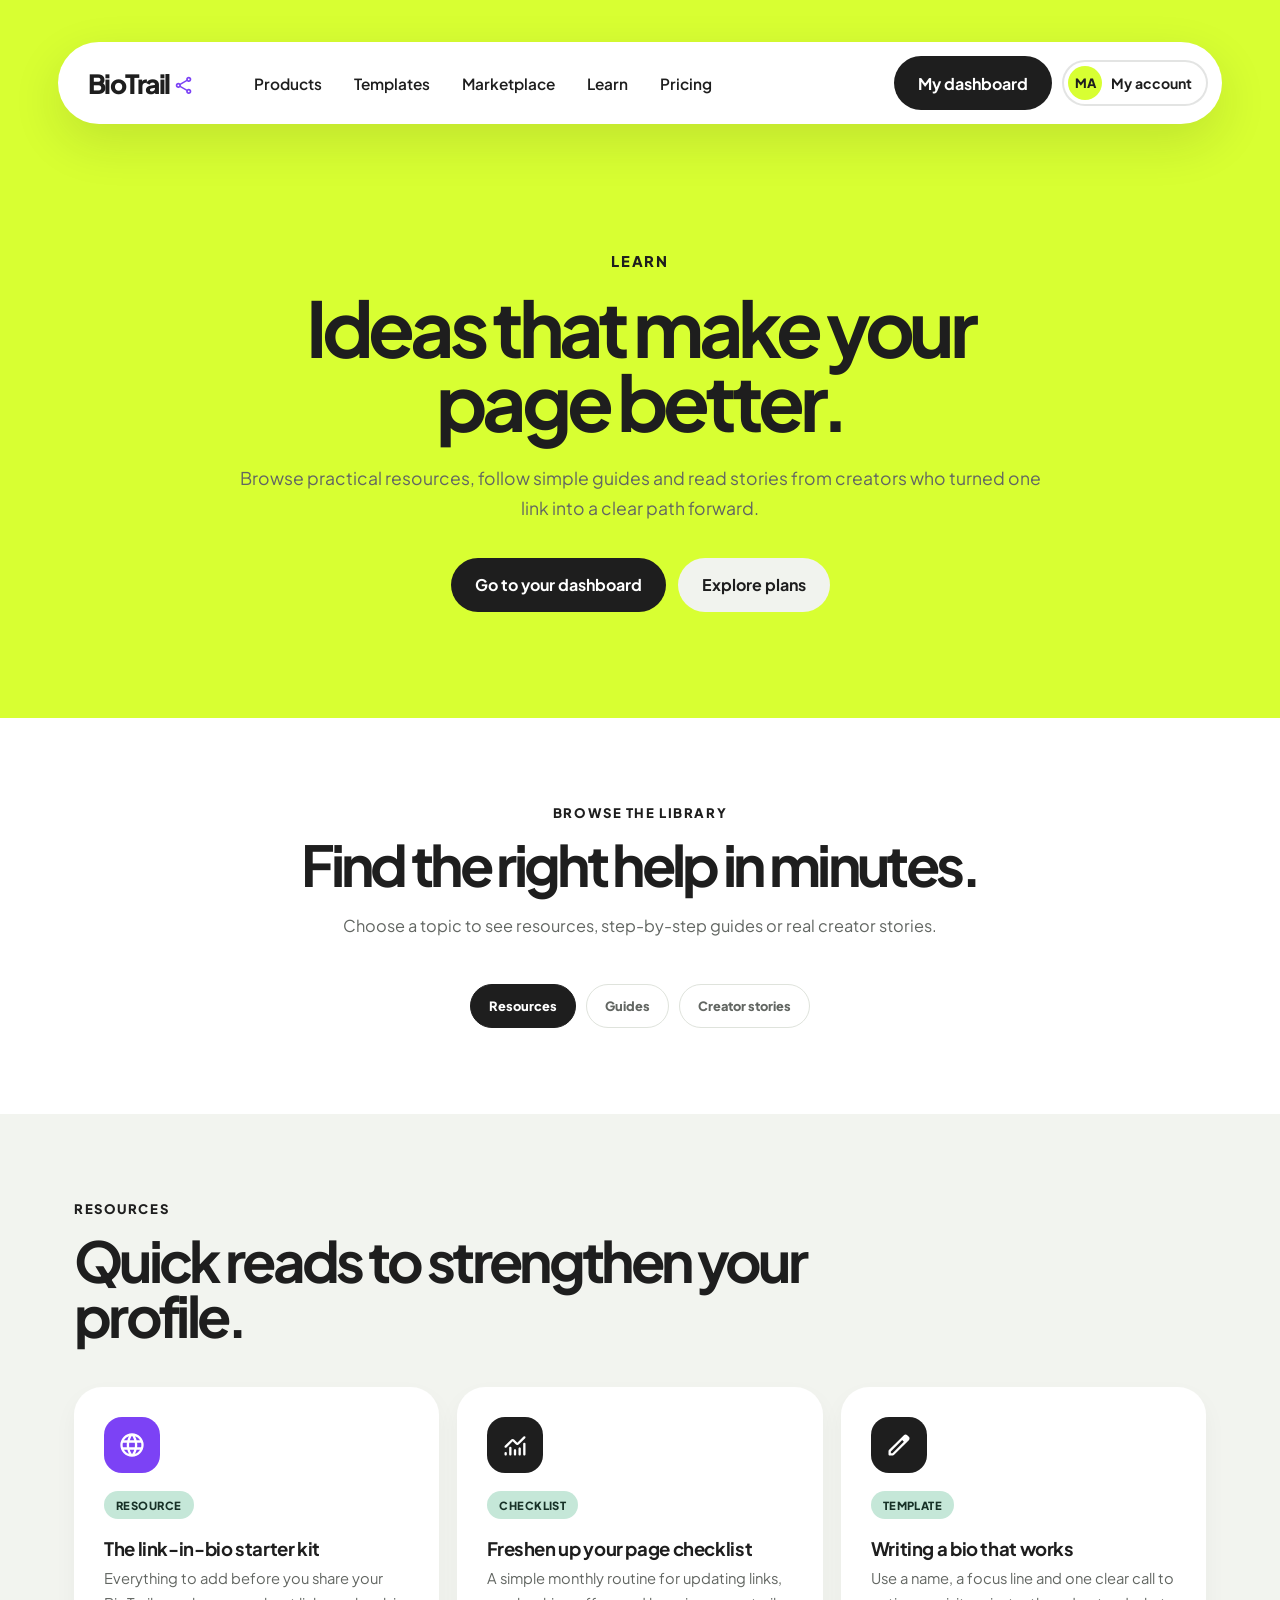
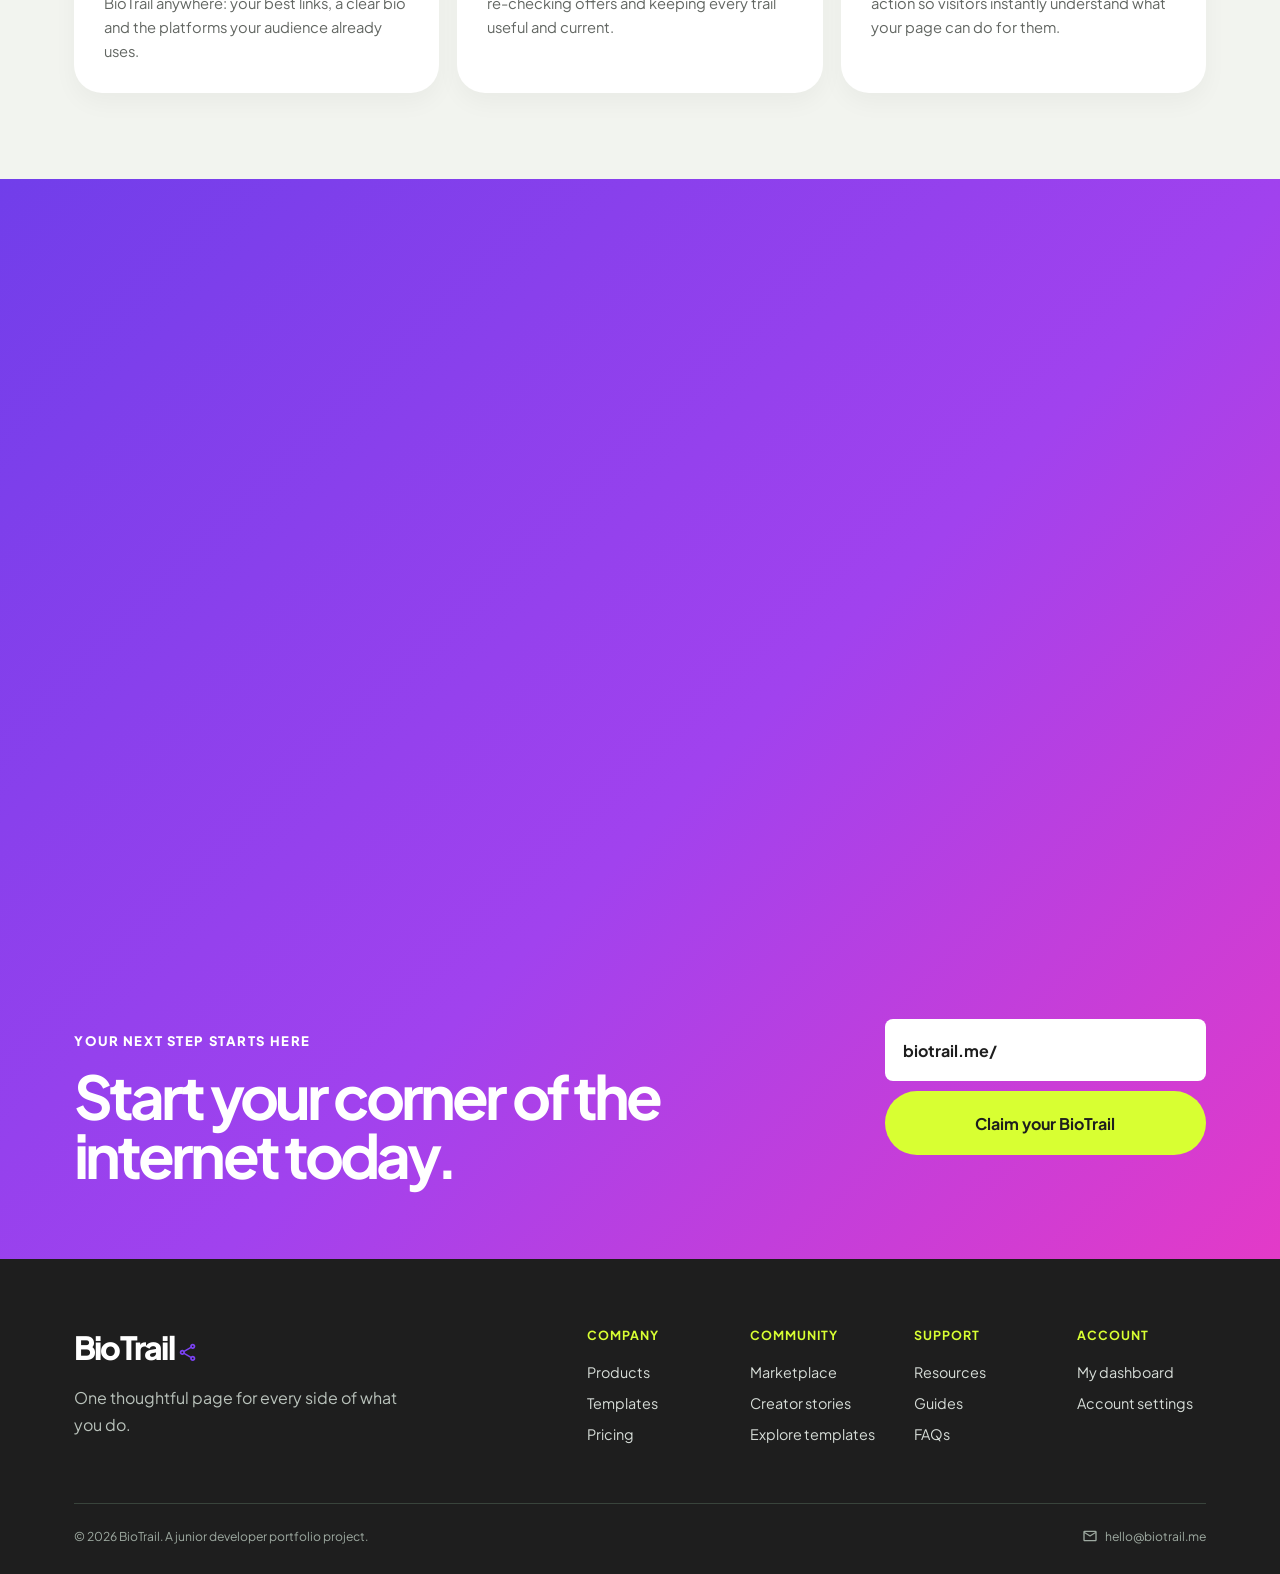
<file: view/learn.html>
<!DOCTYPE html>
<html lang="en">
<head>
    <!-- Page metadata, fonts and stylesheet -->
    <meta charset="UTF-8">
    <meta name="viewport" content="width=device-width, initial-scale=1.0, viewport-fit=cover">
    <meta name="description" content="Resources, guides and creator stories to help you build a stronger BioTrail page.">
    <title>Learn | BioTrail</title>
    <link rel="preconnect" href="https://fonts.googleapis.com">
    <link rel="preconnect" href="https://fonts.gstatic.com" crossorigin>
    <link href="https://fonts.googleapis.com/css2?family=Plus+Jakarta+Sans:wght@400;500;600;700;800&amp;display=swap" rel="stylesheet">
    <link rel="stylesheet" href="../assets/css/style.css?v=66">
</head>
<body>
    <div class="home-shell">
        <!-- Header and main navigation -->
        <header class="site-header">
            <nav class="navbar" aria-label="Main navigation">
                <a class="brand" href="../index.html" aria-label="BioTrail home">
                    BioTrail<svg class="material-icon brand-mark" viewBox="0 -960 960 960" aria-hidden="true" focusable="false"><path d="M680-80q-50 0-85-35t-35-85q0-6 3-28L282-392q-16 15-37 23.5t-45 8.5q-50 0-85-35t-35-85q0-50 35-85t85-35q24 0 45 8.5t37 23.5l281-164q-2-7-2.5-13.5T560-760q0-50 35-85t85-35q50 0 85 35t35 85q0 50-35 85t-85 35q-24 0-45-8.5T598-672L317-508q2 7 2.5 13.5t.5 14.5q0 8-.5 14.5T317-452l281 164q16-15 37-23.5t45-8.5q50 0 85 35t35 85q0 50-35 85t-85 35Zm0-80q17 0 28.5-11.5T720-200q0-17-11.5-28.5T680-240q-17 0-28.5 11.5T640-200q0 17 11.5 28.5T680-160ZM200-440q17 0 28.5-11.5T240-480q0-17-11.5-28.5T200-520q-17 0-28.5 11.5T160-480q0 17 11.5 28.5T200-440Zm508.5-291.5Q720-743 720-760t-11.5-28.5Q697-800 680-800t-28.5 11.5Q640-777 640-760t11.5 28.5Q663-720 680-720t28.5-11.5ZM680-200ZM200-480Zm480-280Z"/></svg>
                </a>

                <button class="menu-toggle" id="menu-toggle" type="button" aria-expanded="false" aria-controls="nav-menu">
                    <svg class="material-icon" viewBox="0 -960 960 960" aria-hidden="true" focusable="false"><path d="M160-240q-17 0-28.5-11.5T120-280q0-17 11.5-28.5T160-320h640q17 0 28.5 11.5T840-280q0 17-11.5 28.5T800-240H160Zm0-200q-17 0-28.5-11.5T120-480q0-17 11.5-28.5T160-520h640q17 0 28.5 11.5T840-480q0 17-11.5 28.5T800-440H160Zm0-200q-17 0-28.5-11.5T120-680q0-17 11.5-28.5T160-720h640q17 0 28.5 11.5T840-680q0 17-11.5 28.5T800-640H160Z"/></svg>
                    <span class="sr-only">Open navigation</span>
                </button>

                <div class="nav-menu" id="nav-menu">
                    <ul class="nav-links">
                        <li class="nav-dropdown">
                            <button class="nav-link dropdown-toggle" type="button" aria-expanded="false" aria-controls="products-menu">
                                Products
                            </button>
                            <div class="dropdown-menu" id="products-menu">
                                <a href="products.html#link-page">
                                    <strong>Link page</strong>
                                    <span>Bring your content together.</span>
                                </a>
                                <a href="products.html#creator-store">
                                    <strong>Creator store</strong>
                                    <span>Showcase offers and downloads.</span>
                                </a>
                                <a href="products.html#insights">
                                    <strong>Audience insights</strong>
                                    <span>Learn what visitors explore.</span>
                                </a>
                            </div>
                        </li>

                        <li class="nav-dropdown">
                            <button class="nav-link dropdown-toggle" type="button" aria-expanded="false" aria-controls="templates-menu">
                                Templates
                            </button>
                            <div class="dropdown-menu" id="templates-menu">
                                <a href="templates.html#gallery">
                                    <strong>Template gallery</strong>
                                    <span>Every ready-made look at a glance.</span>
                                </a>
                                <a href="templates.html#how-it-works">
                                    <strong>Make it yours</strong>
                                    <span>Preview and customize in minutes.</span>
                                </a>
                                <a href="templates.html#template-grid">
                                    <strong>Start from a look</strong>
                                    <span>Browse the full gallery of cards.</span>
                                </a>
                            </div>
                        </li>

                        <li class="nav-dropdown">
                            <button class="nav-link dropdown-toggle" type="button" aria-expanded="false" aria-controls="marketplace-menu">
                                Marketplace
                            </button>
                            <div class="dropdown-menu" id="marketplace-menu">
                                <a href="marketplace.html#all">
                                    <strong>Explore the marketplace</strong>
                                    <span>Fresh finds from the community.</span>
                                </a>
                                <a href="marketplace.html#sell">
                                    <strong>Sell your things</strong>
                                    <span>Turn what you make into what you earn.</span>
                                </a>
                            </div>
                        </li>

                        <li class="nav-dropdown">
                            <button class="nav-link dropdown-toggle" type="button" aria-expanded="false" aria-controls="learn-menu">
                                Learn
                            </button>
                            <div class="dropdown-menu" id="learn-menu">
                                <a href="learn.html#resources">
                                    <strong>Resources</strong>
                                    <span>Ideas for a stronger profile.</span>
                                </a>
                                <a href="learn.html#guides">
                                    <strong>Guides</strong>
                                    <span>Simple step-by-step lessons.</span>
                                </a>
                                <a href="learn.html#stories">
                                    <strong>Creator stories</strong>
                                    <span>See how people use BioTrail.</span>
                                </a>
                            </div>
                        </li>

                        <li><a class="nav-link" href="pricing.html">Pricing</a></li>
                    </ul>

                    <div class="nav-actions">
                        <a class="button button-light" href="login.html">Log in</a>
                        <a class="button button-dark" href="signup.html">Sign up free</a>
                    </div>
                </div>
            </nav>
        </header>

        <!-- Learn page content -->
        <main>
            <!-- Page hero -->
            <section class="page-hero">
                <div class="page-hero-inner">
                    <p class="eyebrow">Learn</p>
                    <h1>Ideas that make your page better.</h1>
                    <p>Browse practical resources, follow simple guides and read stories from creators who turned one link into a clear path forward.</p>
                    <div class="page-actions">
                        <a class="button button-dark" href="signup.html">Start your free page</a>
                        <a class="button button-light" href="pricing.html">Explore plans</a>
                    </div>
                </div>
            </section>

            <!-- Resource tabs -->
            <section class="content-band band-white">
                <div class="band-heading centered">
                    <p class="section-kicker">Browse the library</p>
                    <h2>Find the right help in minutes.</h2>
                    <p>Choose a topic to see resources, step-by-step guides or real creator stories.</p>
                </div>

                <div class="filter-tabs learn-tabs" data-panel-tabs="#learn-main" role="group" aria-label="Choose a learning topic">
                    <button class="filter-tab is-active" type="button" data-panel="resources" aria-pressed="true">Resources</button>
                    <button class="filter-tab" type="button" data-panel="guides" aria-pressed="false">Guides</button>
                    <button class="filter-tab" type="button" data-panel="stories" aria-pressed="false">Creator stories</button>
                </div>
            </section>

            <!-- Learning panels -->
            <div id="learn-main">
                <!-- Resources -->
                <section class="content-band band-soft learn-panel" data-panel="resources" id="resources">
                    <div class="band-heading">
                        <p class="section-kicker">Resources</p>
                        <h2>Quick reads to strengthen your profile.</h2>
                    </div>

                    <div class="guide-grid">
                        <article class="guide-card">
                            <svg class="material-icon lime-icon" viewBox="0 -960 960 960" aria-hidden="true" focusable="false"><path d="M325-111.5q-73-31.5-127.5-86t-86-127.5Q80-398 80-480.5t31.5-155q31.5-72.5 86-127t127.5-86Q398-880 480.5-880t155 31.5q72.5 31.5 127 86t86 127Q880-563 880-480.5T848.5-325q-31.5 73-86 127.5t-127 86Q563-80 480.5-80T325-111.5ZM480-162q26-36 45-75t31-83H404q12 44 31 83t45 75Zm-104-16q-18-33-31.5-68.5T322-320H204q29 50 72.5 87t99.5 55Zm208 0q56-18 99.5-55t72.5-87H638q-9 38-22.5 73.5T584-178ZM170-400h136q-3-20-4.5-39.5T300-480q0-21 1.5-40.5T306-560H170q-5 20-7.5 39.5T160-480q0 21 2.5 40.5T170-400Zm216 0h188q3-20 4.5-39.5T580-480q0-21-1.5-40.5T574-560H386q-3 20-4.5 39.5T380-480q0 21 1.5 40.5T386-400Zm268 0h136q5-20 7.5-39.5T800-480q0-21-2.5-40.5T790-560H654q3 20 4.5 39.5T660-480q0 21-1.5 40.5T654-400Zm-16-240h118q-29-50-72.5-87T584-782q18 33 31.5 68.5T638-640Zm-234 0h152q-12-44-31-83t-45-75q-26 36-45 75t-31 83Zm-200 0h118q9-38 22.5-73.5T376-782q-56 18-99.5 55T204-640Z"/></svg>
                            <span class="tag-pill tag-resource">Resource</span>
                            <div>
                                <strong>The link-in-bio starter kit</strong>
                                <p>Everything to add before you share your BioTrail anywhere: your best links, a clear bio and the platforms your audience already uses.</p>
                            </div>
                        </article>

                        <article class="guide-card">
                            <svg class="material-icon" viewBox="0 -960 960 960" aria-hidden="true" focusable="false"><path d="M131.5-131.5Q120-143 120-160v-40q0-17 11.5-28.5T160-240q17 0 28.5 11.5T200-200v40q0 17-11.5 28.5T160-120q-17 0-28.5-11.5Zm160 0Q280-143 280-160v-220q0-17 11.5-28.5T320-420q17 0 28.5 11.5T360-380v220q0 17-11.5 28.5T320-120q-17 0-28.5-11.5Zm160 0Q440-143 440-160v-140q0-17 11.5-28.5T480-340q17 0 28.5 11.5T520-300v140q0 17-11.5 28.5T480-120q-17 0-28.5-11.5Zm160 0Q600-143 600-160v-200q0-17 11.5-28.5T640-400q17 0 28.5 11.5T680-360v200q0 17-11.5 28.5T640-120q-17 0-28.5-11.5Zm160 0Q760-143 760-160v-360q0-17 11.5-28.5T800-560q17 0 28.5 11.5T840-520v360q0 17-11.5 28.5T800-120q-17 0-28.5-11.5ZM560-481q-16 0-30.5-6T503-504L400-607 188-395q-12 12-28.5 11.5T131-396q-11-12-10.5-28.5T132-452l211-211q12-12 26.5-17.5T400-686q16 0 31 5.5t26 17.5l103 103 212-212q12-12 28.5-11.5T829-771q11 12 10.5 28.5T828-715L617-504q-11 11-26 17t-31 6Z"/></svg>
                            <span class="tag-pill tag-resource">Checklist</span>
                            <div>
                                <strong>Freshen up your page checklist</strong>
                                <p>A simple monthly routine for updating links, re-checking offers and keeping every trail useful and current.</p>
                            </div>
                        </article>

                        <article class="guide-card">
                            <svg class="material-icon" viewBox="0 -960 960 960" aria-hidden="true" focusable="false"><path d="M200-200h57l391-391-57-57-391 391v57Zm-40 80q-17 0-28.5-11.5T120-160v-97q0-16 6-30.5t17-25.5l505-504q12-11 26.5-17t30.5-6q16 0 31 6t26 18l55 56q12 11 17.5 26t5.5 30q0 16-5.5 30.5T817-647L313-143q-11 11-25.5 17t-30.5 6h-97Zm600-584-56-56 56 56Zm-141 85-28-29 57 57-29-28Z"/></svg>
                            <span class="tag-pill tag-resource">Template</span>
                            <div>
                                <strong>Writing a bio that works</strong>
                                <p>Use a name, a focus line and one clear call to action so visitors instantly understand what your page can do for them.</p>
                            </div>
                        </article>
                    </div>
                </section>

                <!-- Guides -->
                <section class="content-band band-lime learn-panel" data-panel="guides" id="guides" hidden>
                    <div class="band-heading">
                        <p class="section-kicker">Guides</p>
                        <h2>Simple step-by-step lessons.</h2>
                    </div>

                    <div class="guide-grid">
                        <article class="guide-card">
                            <svg class="material-icon" viewBox="0 -960 960 960" aria-hidden="true" focusable="false"><path d="M247-167q-47-47-47-113v-327q-35-13-57.5-43.5T120-720q0-50 35-85t85-35q50 0 85 35t35 85q0 39-22.5 69.5T280-607v327q0 33 23.5 56.5T360-200q33 0 56.5-23.5T440-280v-400q0-66 47-113t113-47q66 0 113 47t47 113v327q35 13 57.5 43.5T840-240q0 50-35 85t-85 35q-50 0-85-35t-35-85q0-39 22.5-70t57.5-43v-327q0-33-23.5-56.5T600-760q-33 0-56.5 23.5T520-680v400q0 66-47 113t-113 47q-66 0-113-47Zm-7-513q17 0 28.5-11.5T280-720q0-17-11.5-28.5T240-760q-17 0-28.5 11.5T200-720q0 17 11.5 28.5T240-680Zm480 480q17 0 28.5-11.5T760-240q0-17-11.5-28.5T720-280q-17 0-28.5 11.5T680-240q0 17 11.5 28.5T720-200ZM240-720Zm480 480Z"/></svg>
                            <span class="tag-pill tag-guide">Guide</span>
                            <div>
                                <strong>Arrange links that guide</strong>
                                <p>Start with the visit's goal. Group related links, place the most useful ones first and use Guided Trails for visitors with different intentions.</p>
                            </div>
                        </article>

                        <article class="guide-card">
                            <svg class="material-icon" viewBox="0 -960 960 960" aria-hidden="true" focusable="false"><path d="M201-120q-33 0-56.5-23.5T121-200v-318q-23-21-35.5-54t-.5-72l42-136q8-26 28.5-43t47.5-17h556q27 0 47 16.5t29 43.5l42 136q12 39-.5 71T841-518v318q0 33-23.5 56.5T761-120H201Zm368-440q27 0 41-18.5t11-41.5l-22-140h-78v148q0 21 14 36.5t34 15.5Zm-180 0q23 0 37.5-15.5T441-612v-148h-78l-22 140q-4 24 10.5 42t37.5 18Zm-178 0q18 0 31.5-13t16.5-33l22-154h-78l-40 134q-6 20 6.5 43t41.5 23Zm540 0q29 0 42-23t6-43l-42-134h-76l22 154q3 20 16.5 33t31.5 13ZM201-200h560v-282q-5 2-6.5 2H751q-27 0-47.5-9T663-518q-18 18-41 28t-49 10q-27 0-50.5-10T481-518q-17 18-39.5 28T393-480q-29 0-52.5-10T299-518q-21 21-41.5 29.5T211-480h-4.5q-2.5 0-5.5-2v282Zm560 0H201h560Z"/></svg>
                            <span class="tag-pill tag-guide">Guide</span>
                            <div>
                                <strong>Sell from a one-page shop</strong>
                                <p>Add your products, choose a checkout and keep items fresh with the Freshness Check so visitors never meet an expired offer.</p>
                            </div>
                        </article>

                        <article class="guide-card">
                            <svg class="material-icon" viewBox="0 -960 960 960" aria-hidden="true" focusable="false"><path d="M291.5-468.5Q280-457 280-440v120q0 17 11.5 28.5T320-280q17 0 28.5-11.5T360-320v-120q0-17-11.5-28.5T320-480q-17 0-28.5 11.5Zm320-200Q600-657 600-640v320q0 17 11.5 28.5T640-280q17 0 28.5-11.5T680-320v-320q0-17-11.5-28.5T640-680q-17 0-28.5 11.5Zm-160 280Q440-377 440-360v40q0 17 11.5 28.5T480-280q17 0 28.5-11.5T520-320v-40q0-17-11.5-28.5T480-400q-17 0-28.5 11.5ZM200-120q-33 0-56.5-23.5T120-200v-560q0-33 23.5-56.5T200-840h560q33 0 56.5 23.5T840-760v560q0 33-23.5 56.5T760-120H200Zm0-80h560v-560H200v560Zm0-560v560-560Zm308.5 268.5Q520-503 520-520t-11.5-28.5Q497-560 480-560t-28.5 11.5Q440-537 440-520t11.5 28.5Q463-480 480-480t28.5-11.5Z"/></svg>
                            <span class="tag-pill tag-guide">Guide</span>
                            <div>
                                <strong>Read your insights with confidence</strong>
                                <p>Understand trail starts, link clicks and top locations, then make small changes and measure whether your page improves.</p>
                            </div>
                        </article>
                    </div>
                </section>

                <!-- Creator stories -->
                <section class="content-band band-purple learn-panel" data-panel="stories" id="stories" hidden>
                    <div class="band-heading">
                        <p class="section-kicker">Creator stories</p>
                        <h2>A clearer page can open the right next door.</h2>
                    </div>

                    <div class="guide-grid">
                        <article class="guide-card">
                            <span class="tag-pill tag-story">Creator</span>
                            <div>
                                <strong>Maya</strong>
                                <p>"People can now choose whether they want my portfolio, services or tutorials without searching through everything."</p>
                            </div>
                        </article>

                        <article class="guide-card">
                            <span class="tag-pill tag-story">Small business</span>
                            <div>
                                <strong>Noah</strong>
                                <p>"My booking link and current offers finally live together, so customers reach the right page much faster."</p>
                            </div>
                        </article>

                        <article class="guide-card">
                            <span class="tag-pill tag-story">Musician</span>
                            <div>
                                <strong>Zuri</strong>
                                <p>"Guided Trails helps listeners find my newest release first while collaborators can go straight to my contact details."</p>
                            </div>
                        </article>
                    </div>
                </section>
            </div>

            <!-- Closing call-to-action -->
            <section class="closing-section">
                <div>
                    <p class="section-kicker">Your next step starts here</p>
                    <h2>Start your corner of the internet today.</h2>
                </div>
                <form class="closing-claim-form" id="closing-claim-form" novalidate>
                    <label for="closing-username">
                        <span>biotrail.me/</span>
                        <input id="closing-username" name="closing-username" type="text" placeholder="" autocomplete="off" aria-describedby="closing-claim-message">
                    </label>
                    <button class="button closing-button" type="submit">Claim your BioTrail</button>
                    <p id="closing-claim-message" aria-live="polite"></p>
                </form>
            </section>
        </main>

        <!-- Website footer -->
        <footer class="site-footer">
            <div class="footer-main">
                <div class="footer-intro">
                    <a class="brand footer-brand" href="../index.html">BioTrail<svg class="material-icon brand-mark" viewBox="0 -960 960 960" aria-hidden="true" focusable="false"><path d="M680-80q-50 0-85-35t-35-85q0-6 3-28L282-392q-16 15-37 23.5t-45 8.5q-50 0-85-35t-35-85q0-50 35-85t85-35q24 0 45 8.5t37 23.5l281-164q-2-7-2.5-13.5T560-760q0-50 35-85t85-35q50 0 85 35t35 85q0 50-35 85t-85 35q-24 0-45-8.5T598-672L317-508q2 7 2.5 13.5t.5 14.5q0 8-.5 14.5T317-452l281 164q16-15 37-23.5t45-8.5q50 0 85 35t35 85q0 50-35 85t-85 35Zm0-80q17 0 28.5-11.5T720-200q0-17-11.5-28.5T680-240q-17 0-28.5 11.5T640-200q0 17 11.5 28.5T680-160ZM200-440q17 0 28.5-11.5T240-480q0-17-11.5-28.5T200-520q-17 0-28.5 11.5T160-480q0 17 11.5 28.5T200-440Zm508.5-291.5Q720-743 720-760t-11.5-28.5Q697-800 680-800t-28.5 11.5Q640-777 640-760t11.5 28.5Q663-720 680-720t28.5-11.5ZM680-200ZM200-480Zm480-280Z"/></svg></a>
                    <p>One thoughtful page for every side of what you do.</p>
                </div>

                <div class="footer-links">
                    <div>
                        <strong>Company</strong>
                        <a href="products.html">Products</a>
                        <a href="templates.html">Templates</a>
                        <a href="pricing.html">Pricing</a>
                    </div>
                    <div>
                        <strong>Community</strong>
                        <a href="marketplace.html">Marketplace</a>
                        <a href="learn.html#stories">Creator stories</a>
                        <a href="templates.html">Explore templates</a>
                    </div>
                    <div>
                        <strong>Support</strong>
                        <a href="learn.html#resources">Resources</a>
                        <a href="learn.html#guides">Guides</a>
                        <a href="pricing.html#faq">FAQs</a>
                    </div>
                    <div>
                        <strong>Account</strong>
                        <a href="login.html">Log in</a>
                        <a href="signup.html">Sign up free</a>
                    </div>
                </div>
            </div>

            <div class="footer-bottom">
                <p>&copy; 2026 BioTrail. A junior developer portfolio project.</p>
                <a href="mailto:hello@biotrail.me"><svg class="material-icon" viewBox="0 -960 960 960" aria-hidden="true" focusable="false"><path d="M160-160q-33 0-56.5-23.5T80-240v-480q0-33 23.5-56.5T160-800h640q33 0 56.5 23.5T880-720v480q0 33-23.5 56.5T800-160H160Zm640-480L501-453q-5 3-10.5 4.5T480-447q-5 0-10.5-1.5T459-453L160-640v400h640v-400ZM480-520l320-200H160l320 200ZM160-640v10-59 1-32 32-.5 58.5-10 400-400Z"/></svg> hello@biotrail.me</a>
            </div>
        </footer>
    </div>

    <!-- Subpage interactions -->
    <script src="../assets/js/icon-paths.js"></script>
    <script src="../assets/js/pages.js?v=49"></script>
<script src="../assets/js/session.js?v=50"></script>
</body>
</html>
</file>
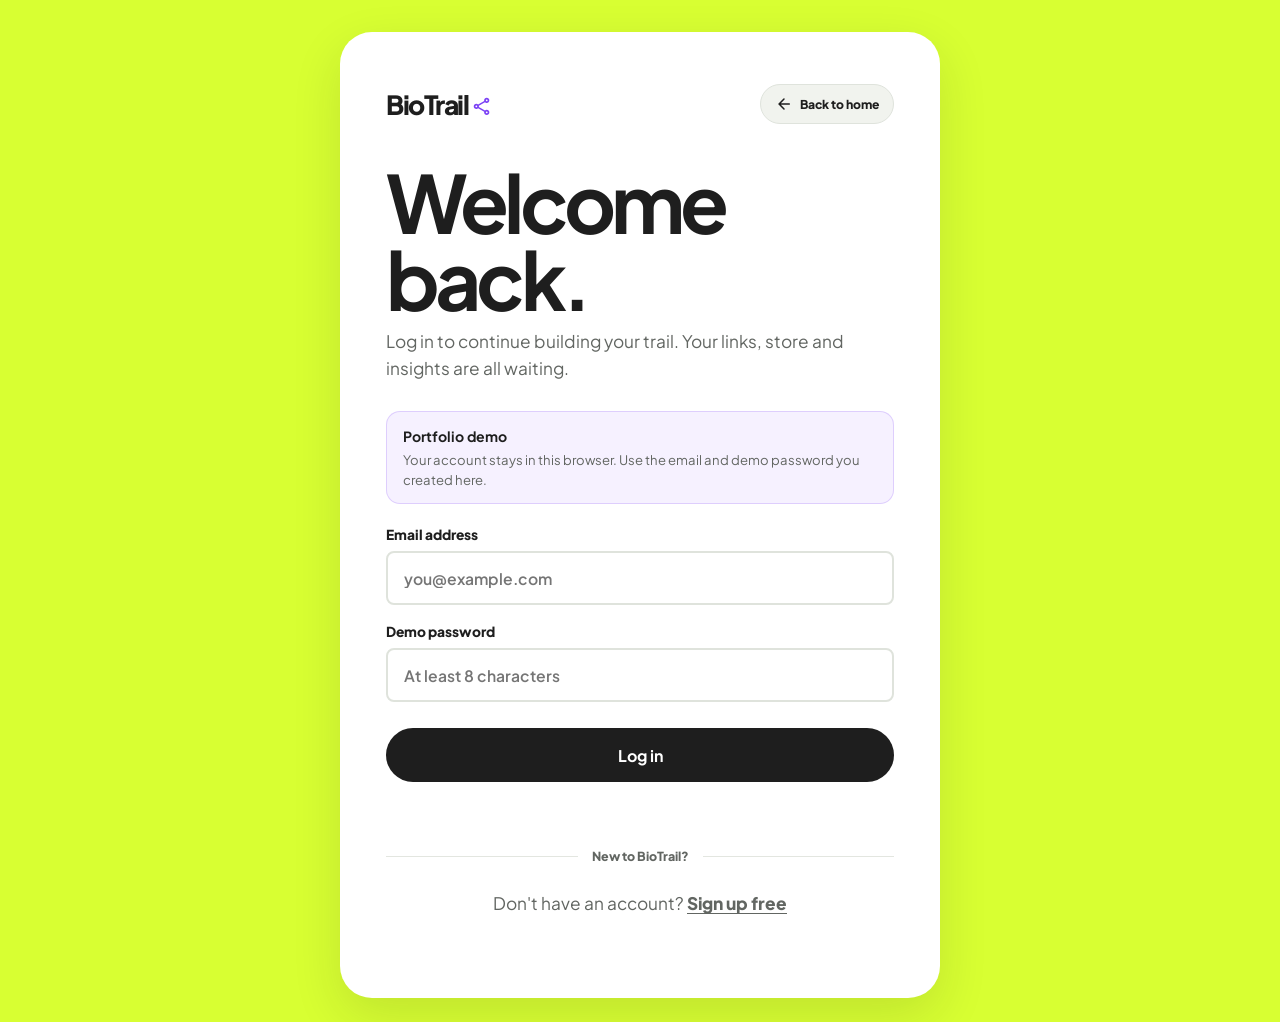
<file: view/login.html>
<!DOCTYPE html>
<html lang="en">
<head>
    <!-- Page metadata, fonts and stylesheet -->
    <meta charset="UTF-8">
    <meta name="viewport" content="width=device-width, initial-scale=1.0, viewport-fit=cover">
    <meta name="description" content="Log in to your BioTrail account and pick up exactly where your page left off.">
    <title>Log in | BioTrail</title>
    <link rel="preconnect" href="https://fonts.googleapis.com">
    <link rel="preconnect" href="https://fonts.gstatic.com" crossorigin>
    <link href="https://fonts.googleapis.com/css2?family=Plus+Jakarta+Sans:wght@400;500;600;700;800&amp;display=swap" rel="stylesheet">
    <link rel="stylesheet" href="../assets/css/style.css?v=66">
</head>
<body class="coming-page">
    <!-- Login page content -->
    <main class="coming-card auth-card">
        <div class="auth-card-nav">
            <a class="brand" href="../index.html">BioTrail<svg class="material-icon brand-mark" viewBox="0 -960 960 960" aria-hidden="true" focusable="false"><path d="M680-80q-50 0-85-35t-35-85q0-6 3-28L282-392q-16 15-37 23.5t-45 8.5q-50 0-85-35t-35-85q0-50 35-85t85-35q24 0 45 8.5t37 23.5l281-164q-2-7-2.5-13.5T560-760q0-50 35-85t85-35q50 0 85 35t35 85q0 50-35 85t-85 35q-24 0-45-8.5T598-672L317-508q2 7 2.5 13.5t.5 14.5q0 8-.5 14.5T317-452l281 164q16-15 37-23.5t45-8.5q50 0 85 35t35 85q0 50-35 85t-85 35Zm0-80q17 0 28.5-11.5T720-200q0-17-11.5-28.5T680-240q-17 0-28.5 11.5T640-200q0 17 11.5 28.5T680-160ZM200-440q17 0 28.5-11.5T240-480q0-17-11.5-28.5T200-520q-17 0-28.5 11.5T160-480q0 17 11.5 28.5T200-440Zm508.5-291.5Q720-743 720-760t-11.5-28.5Q697-800 680-800t-28.5 11.5Q640-777 640-760t11.5 28.5Q663-720 680-720t28.5-11.5ZM680-200ZM200-480Zm480-280Z"/></svg></a>
            <a class="auth-back" href="../index.html" aria-label="Back to the BioTrail home page">
                <svg class="material-icon" viewBox="0 -960 960 960" aria-hidden="true" focusable="false"><path d="m313-440 196 196q12 12 11.5 28T508-188q-12 11-28 11.5T452-188L188-452q-6-6-8.5-13t-2.5-15q0-8 2.5-15t8.5-13l264-264q11-11 27.5-11t28.5 11q12 12 12 28.5T508-715L313-520h447q17 0 28.5 11.5T800-480q0 17-11.5 28.5T760-440H313Z"/></svg>
                Back to home
            </a>
        </div>
        <h1>Welcome back.</h1>
        <p class="auth-sub">Log in to continue building your trail. Your links, store and insights are all waiting.</p>

        <aside class="auth-demo-note">
            <strong>Portfolio demo</strong>
            <span>Your account stays in this browser. Use the email and demo password you created here.</span>
        </aside>

        <form id="login-form" novalidate>
            <div class="form-field">
                <label for="login-email">Email address</label>
                <input id="login-email" name="email" type="email" placeholder="you@example.com" autocomplete="email" required>
            </div>
            <div class="form-field">
                <label for="login-password">Demo password</label>
                <input id="login-password" name="password" type="password" placeholder="At least 8 characters" autocomplete="current-password" required minlength="8">
            </div>

            <div class="auth-actions">
                <button class="button button-dark" type="submit">Log in</button>
            </div>
            <p class="auth-message" id="auth-message" aria-live="polite"></p>
        </form>

        <div class="auth-divider">New to BioTrail?</div>
        <p class="auth-alt">Don't have an account? <a href="signup.html">Sign up free</a></p>
    </main>

    <!-- Subpage interactions -->
    <script src="../assets/js/icon-paths.js"></script>
    <script src="../assets/js/pages.js?v=49"></script>
<script src="../assets/js/session.js?v=50"></script>
</body>
</html>
</file>
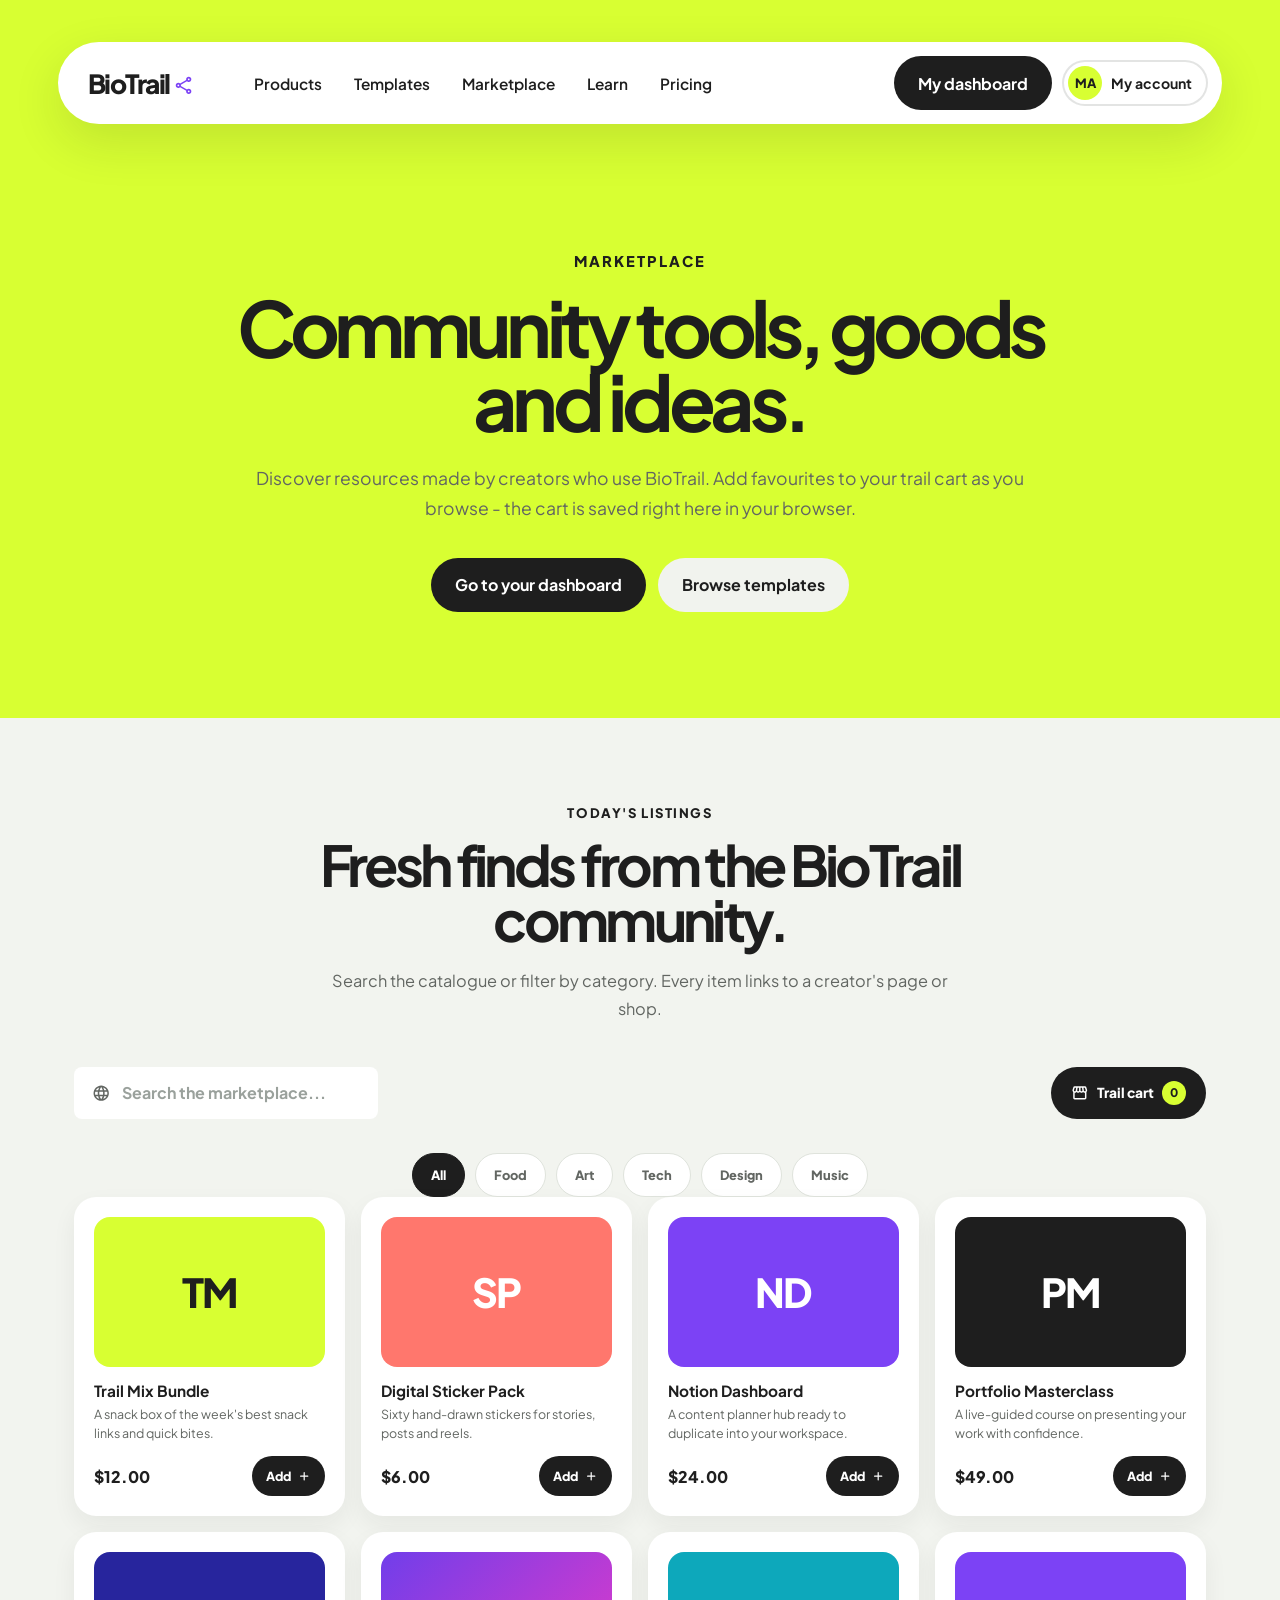
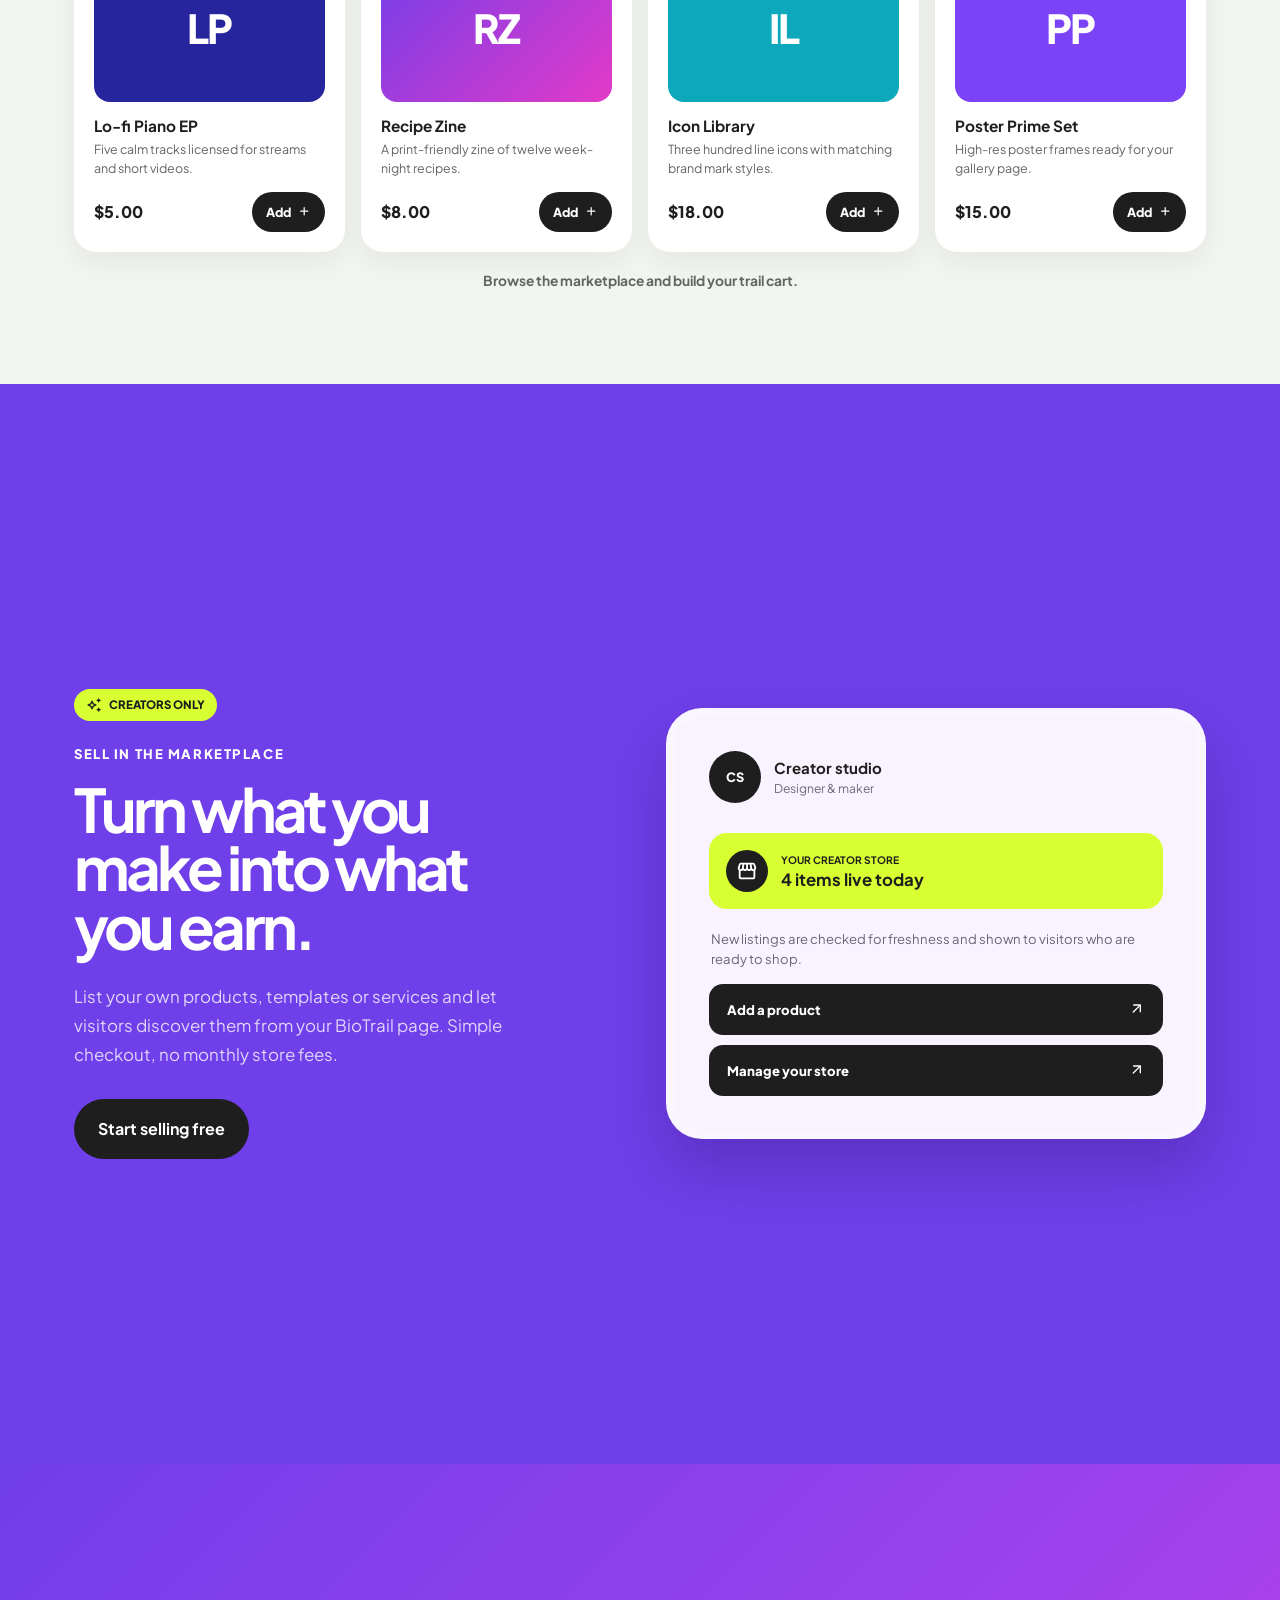
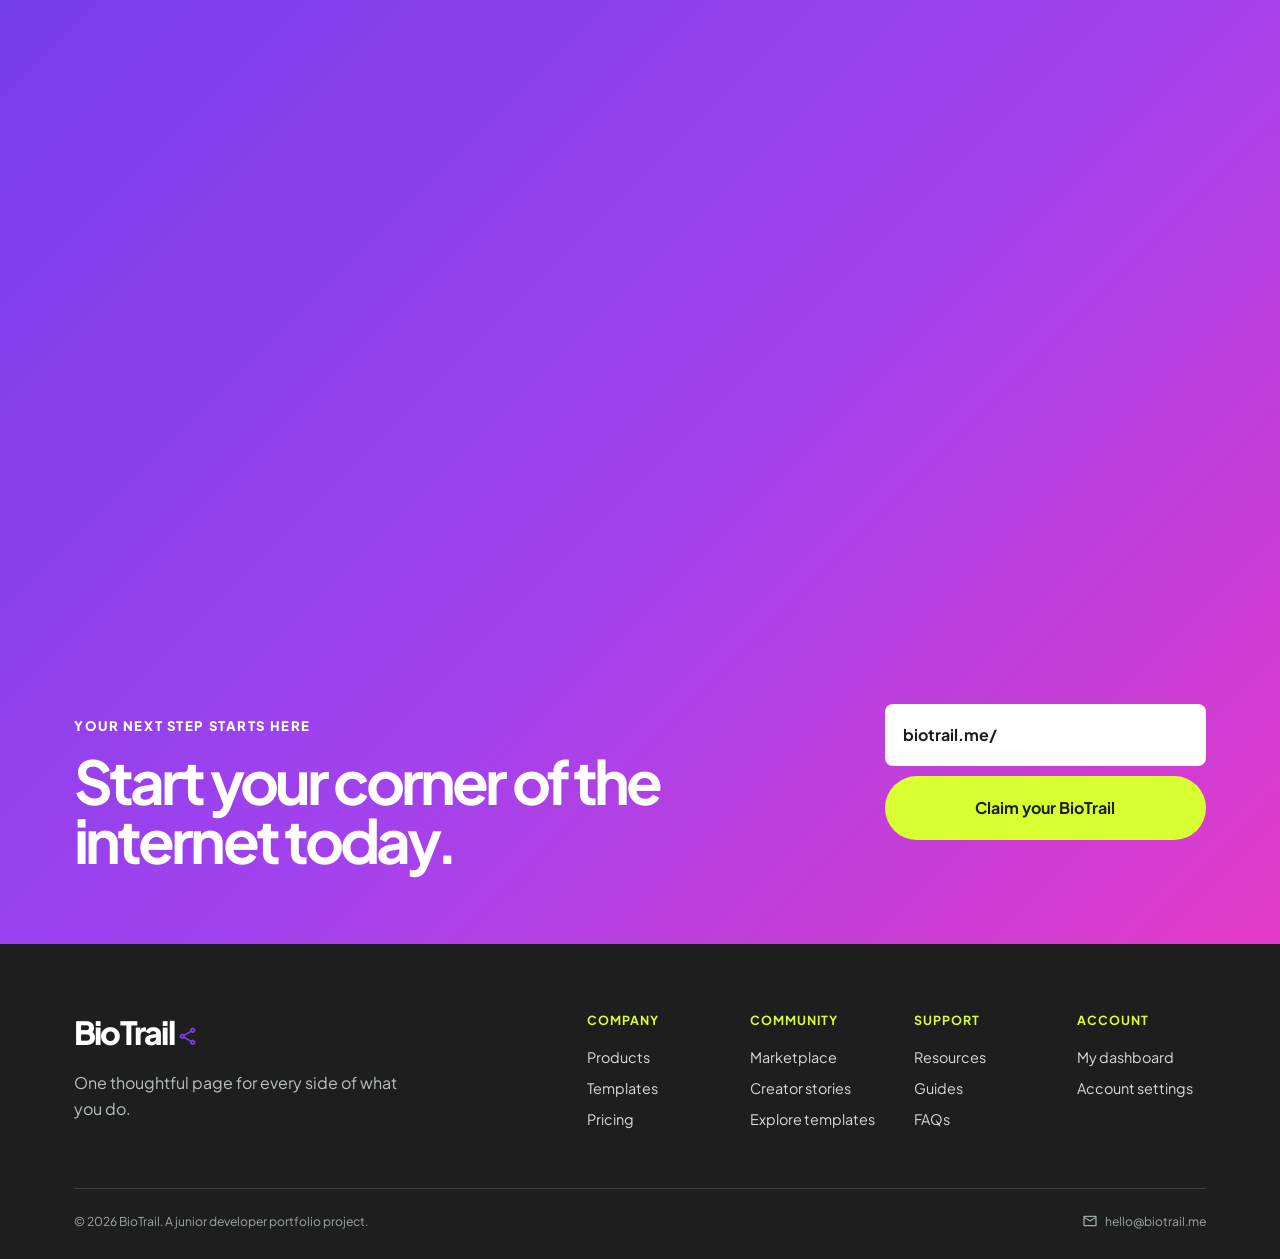
<file: view/marketplace.html>
<!DOCTYPE html>
<html lang="en">
<head>
    <!-- Page metadata, fonts and stylesheet -->
    <meta charset="UTF-8">
    <meta name="viewport" content="width=device-width, initial-scale=1.0, viewport-fit=cover">
    <meta name="description" content="Discover tools, resources and goods from the BioTrail community in one marketplace.">
    <title>Marketplace | BioTrail</title>
    <link rel="preconnect" href="https://fonts.googleapis.com">
    <link rel="preconnect" href="https://fonts.gstatic.com" crossorigin>
    <link href="https://fonts.googleapis.com/css2?family=Plus+Jakarta+Sans:wght@400;500;600;700;800&amp;display=swap" rel="stylesheet">
    <link rel="stylesheet" href="../assets/css/style.css?v=66">
</head>
<body>
    <div class="home-shell">
        <!-- Header and main navigation -->
        <header class="site-header">
            <nav class="navbar" aria-label="Main navigation">
                <a class="brand" href="../index.html" aria-label="BioTrail home">
                    BioTrail<svg class="material-icon brand-mark" viewBox="0 -960 960 960" aria-hidden="true" focusable="false"><path d="M680-80q-50 0-85-35t-35-85q0-6 3-28L282-392q-16 15-37 23.5t-45 8.5q-50 0-85-35t-35-85q0-50 35-85t85-35q24 0 45 8.5t37 23.5l281-164q-2-7-2.5-13.5T560-760q0-50 35-85t85-35q50 0 85 35t35 85q0 50-35 85t-85 35q-24 0-45-8.5T598-672L317-508q2 7 2.5 13.5t.5 14.5q0 8-.5 14.5T317-452l281 164q16-15 37-23.5t45-8.5q50 0 85 35t35 85q0 50-35 85t-85 35Zm0-80q17 0 28.5-11.5T720-200q0-17-11.5-28.5T680-240q-17 0-28.5 11.5T640-200q0 17 11.5 28.5T680-160ZM200-440q17 0 28.5-11.5T240-480q0-17-11.5-28.5T200-520q-17 0-28.5 11.5T160-480q0 17 11.5 28.5T200-440Zm508.5-291.5Q720-743 720-760t-11.5-28.5Q697-800 680-800t-28.5 11.5Q640-777 640-760t11.5 28.5Q663-720 680-720t28.5-11.5ZM680-200ZM200-480Zm480-280Z"/></svg>
                </a>

                <button class="menu-toggle" id="menu-toggle" type="button" aria-expanded="false" aria-controls="nav-menu">
                    <svg class="material-icon" viewBox="0 -960 960 960" aria-hidden="true" focusable="false"><path d="M160-240q-17 0-28.5-11.5T120-280q0-17 11.5-28.5T160-320h640q17 0 28.5 11.5T840-280q0 17-11.5 28.5T800-240H160Zm0-200q-17 0-28.5-11.5T120-480q0-17 11.5-28.5T160-520h640q17 0 28.5 11.5T840-480q0 17-11.5 28.5T800-440H160Zm0-200q-17 0-28.5-11.5T120-680q0-17 11.5-28.5T160-720h640q17 0 28.5 11.5T840-680q0 17-11.5 28.5T800-640H160Z"/></svg>
                    <span class="sr-only">Open navigation</span>
                </button>

                <div class="nav-menu" id="nav-menu">
                    <ul class="nav-links">
                        <li class="nav-dropdown">
                            <button class="nav-link dropdown-toggle" type="button" aria-expanded="false" aria-controls="products-menu">
                                Products
                            </button>
                            <div class="dropdown-menu" id="products-menu">
                                <a href="products.html#link-page">
                                    <strong>Link page</strong>
                                    <span>Bring your content together.</span>
                                </a>
                                <a href="products.html#creator-store">
                                    <strong>Creator store</strong>
                                    <span>Showcase offers and downloads.</span>
                                </a>
                                <a href="products.html#insights">
                                    <strong>Audience insights</strong>
                                    <span>Learn what visitors explore.</span>
                                </a>
                            </div>
                        </li>

                        <li class="nav-dropdown">
                            <button class="nav-link dropdown-toggle" type="button" aria-expanded="false" aria-controls="templates-menu">
                                Templates
                            </button>
                            <div class="dropdown-menu" id="templates-menu">
                                <a href="templates.html#gallery">
                                    <strong>Template gallery</strong>
                                    <span>Every ready-made look at a glance.</span>
                                </a>
                                <a href="templates.html#how-it-works">
                                    <strong>Make it yours</strong>
                                    <span>Preview and customize in minutes.</span>
                                </a>
                                <a href="templates.html#template-grid">
                                    <strong>Start from a look</strong>
                                    <span>Browse the full gallery of cards.</span>
                                </a>
                            </div>
                        </li>

                        <li class="nav-dropdown">
                            <button class="nav-link dropdown-toggle" type="button" aria-expanded="false" aria-controls="marketplace-menu">
                                Marketplace
                            </button>
                            <div class="dropdown-menu" id="marketplace-menu">
                                <a href="marketplace.html#all">
                                    <strong>Explore the marketplace</strong>
                                    <span>Fresh finds from the community.</span>
                                </a>
                                <a href="marketplace.html#sell">
                                    <strong>Sell your things</strong>
                                    <span>Turn what you make into what you earn.</span>
                                </a>
                            </div>
                        </li>

                        <li class="nav-dropdown">
                            <button class="nav-link dropdown-toggle" type="button" aria-expanded="false" aria-controls="learn-menu">
                                Learn
                            </button>
                            <div class="dropdown-menu" id="learn-menu">
                                <a href="learn.html#resources">
                                    <strong>Resources</strong>
                                    <span>Ideas for a stronger profile.</span>
                                </a>
                                <a href="learn.html#guides">
                                    <strong>Guides</strong>
                                    <span>Simple step-by-step lessons.</span>
                                </a>
                                <a href="learn.html#stories">
                                    <strong>Creator stories</strong>
                                    <span>See how people use BioTrail.</span>
                                </a>
                            </div>
                        </li>

                        <li><a class="nav-link" href="pricing.html">Pricing</a></li>
                    </ul>

                    <div class="nav-actions">
                        <a class="button button-light" href="login.html">Log in</a>
                        <a class="button button-dark" href="signup.html">Sign up free</a>
                    </div>
                </div>
            </nav>
        </header>

        <!-- Marketplace page content -->
        <main>
            <!-- Page hero -->
            <section class="page-hero">
                <div class="page-hero-inner">
                    <p class="eyebrow">Marketplace</p>
                    <h1>Community tools, goods and ideas.</h1>
                    <p>Discover resources made by creators who use BioTrail. Add favourites to your trail cart as you browse - the cart is saved right here in your browser.</p>
                    <div class="page-actions">
                        <a class="button button-dark" href="signup.html">Sign up to sell</a>
                        <a class="button button-light" href="templates.html">Browse templates</a>
                    </div>
                </div>
            </section>

            <!-- Marketplace listings -->
            <section class="market-section" id="all">
                <div class="band-heading centered">
                    <p class="section-kicker">Today's listings</p>
                    <h2>Fresh finds from the BioTrail community.</h2>
                    <p>Search the catalogue or filter by category. Every item links to a creator's page or shop.</p>
                </div>

                <div class="market-toolbar">
                    <label class="market-search" for="market-search">
                        <svg class="material-icon" viewBox="0 -960 960 960" aria-hidden="true" focusable="false"><path d="M325-111.5q-73-31.5-127.5-86t-86-127.5Q80-398 80-480.5t31.5-155q31.5-72.5 86-127t127.5-86Q398-880 480.5-880t155 31.5q72.5 31.5 127 86t86 127Q880-563 880-480.5T848.5-325q-31.5 73-86 127.5t-127 86Q563-80 480.5-80T325-111.5ZM480-162q26-36 45-75t31-83H404q12 44 31 83t45 75Zm-104-16q-18-33-31.5-68.5T322-320H204q29 50 72.5 87t99.5 55Zm208 0q56-18 99.5-55t72.5-87H638q-9 38-22.5 73.5T584-178ZM170-400h136q-3-20-4.5-39.5T300-480q0-21 1.5-40.5T306-560H170q-5 20-7.5 39.5T160-480q0 21 2.5 40.5T170-400Zm216 0h188q3-20 4.5-39.5T580-480q0-21-1.5-40.5T574-560H386q-3 20-4.5 39.5T380-480q0 21 1.5 40.5T386-400Zm268 0h136q5-20 7.5-39.5T800-480q0-21-2.5-40.5T790-560H654q3 20 4.5 39.5T660-480q0 21-1.5 40.5T654-400Zm-16-240h118q-29-50-72.5-87T584-782q18 33 31.5 68.5T638-640Zm-234 0h152q-12-44-31-83t-45-75q-26 36-45 75t-31 83Zm-200 0h118q9-38 22.5-73.5T376-782q-56 18-99.5 55T204-640Z"/></svg>
                        <input id="market-search" type="search" placeholder="Search the marketplace..." autocomplete="off">
                    </label>
                    <span class="market-cart" aria-label="Trail cart">
                        <svg class="material-icon" viewBox="0 -960 960 960" aria-hidden="true" focusable="false"><path d="M201-120q-33 0-56.5-23.5T121-200v-318q-23-21-35.5-54t-.5-72l42-136q8-26 28.5-43t47.5-17h556q27 0 47 16.5t29 43.5l42 136q12 39-.5 71T841-518v318q0 33-23.5 56.5T761-120H201Zm368-440q27 0 41-18.5t11-41.5l-22-140h-78v148q0 21 14 36.5t34 15.5Zm-180 0q23 0 37.5-15.5T441-612v-148h-78l-22 140q-4 24 10.5 42t37.5 18Zm-178 0q18 0 31.5-13t16.5-33l22-154h-78l-40 134q-6 20 6.5 43t41.5 23Zm540 0q29 0 42-23t6-43l-42-134h-76l22 154q3 20 16.5 33t31.5 13ZM201-200h560v-282q-5 2-6.5 2H751q-27 0-47.5-9T663-518q-18 18-41 28t-49 10q-27 0-50.5-10T481-518q-17 18-39.5 28T393-480q-29 0-52.5-10T299-518q-21 21-41.5 29.5T211-480h-4.5q-2.5 0-5.5-2v282Zm560 0H201h560Z"/></svg>
                        Trail cart <span class="cart-count" id="cart-count">0</span>
                    </span>
                </div>

                <div class="filter-tabs centered" data-target="#market-grid" role="group" aria-label="Filter marketplace by category">
                    <button class="filter-tab is-active" type="button" data-filter="all" aria-pressed="true">All</button>
                    <button class="filter-tab" type="button" data-filter="food" aria-pressed="false">Food</button>
                    <button class="filter-tab" type="button" data-filter="art" aria-pressed="false">Art</button>
                    <button class="filter-tab" type="button" data-filter="tech" aria-pressed="false">Tech</button>
                    <button class="filter-tab" type="button" data-filter="design" aria-pressed="false">Design</button>
                    <button class="filter-tab" type="button" data-filter="music" aria-pressed="false">Music</button>
                </div>

                <div class="market-grid" id="market-grid">
                    <article class="market-card" data-category="food" data-search="trail mix bundle snacks">
                        <div class="market-tile tile-lime">TM</div>
                        <div class="market-info">
                            <strong>Trail Mix Bundle</strong>
                            <small>A snack box of the week's best snack links and quick bites.</small>
                        </div>
                        <div class="market-card-foot">
                            <span class="market-price">$12.00</span>
                            <button class="market-add" type="button" data-name="Trail Mix Bundle">Add <svg class="material-icon" viewBox="0 -960 960 960" aria-hidden="true" focusable="false"><path d="M440-440H240q-17 0-28.5-11.5T200-480q0-17 11.5-28.5T240-520h200v-200q0-17 11.5-28.5T480-760q17 0 28.5 11.5T520-720v200h200q17 0 28.5 11.5T760-480q0 17-11.5 28.5T720-440H520v200q0 17-11.5 28.5T480-200q-17 0-28.5-11.5T440-240v-200Z"/></svg></button>
                        </div>
                    </article>

                    <article class="market-card" data-category="art" data-search="digital sticker pack art">
                        <div class="market-tile tile-coral">SP</div>
                        <div class="market-info">
                            <strong>Digital Sticker Pack</strong>
                            <small>Sixty hand-drawn stickers for stories, posts and reels.</small>
                        </div>
                        <div class="market-card-foot">
                            <span class="market-price">$6.00</span>
                            <button class="market-add" type="button" data-name="Digital Sticker Pack">Add <svg class="material-icon" viewBox="0 -960 960 960" aria-hidden="true" focusable="false"><path d="M440-440H240q-17 0-28.5-11.5T200-480q0-17 11.5-28.5T240-520h200v-200q0-17 11.5-28.5T480-760q17 0 28.5 11.5T520-720v200h200q17 0 28.5 11.5T760-480q0 17-11.5 28.5T720-440H520v200q0 17-11.5 28.5T480-200q-17 0-28.5-11.5T440-240v-200Z"/></svg></button>
                        </div>
                    </article>

                    <article class="market-card" data-category="tech" data-search="notion dashboard tech template">
                        <div class="market-tile tile-purple">ND</div>
                        <div class="market-info">
                            <strong>Notion Dashboard</strong>
                            <small>A content planner hub ready to duplicate into your workspace.</small>
                        </div>
                        <div class="market-card-foot">
                            <span class="market-price">$24.00</span>
                            <button class="market-add" type="button" data-name="Notion Dashboard">Add <svg class="material-icon" viewBox="0 -960 960 960" aria-hidden="true" focusable="false"><path d="M440-440H240q-17 0-28.5-11.5T200-480q0-17 11.5-28.5T240-520h200v-200q0-17 11.5-28.5T480-760q17 0 28.5 11.5T520-720v200h200q17 0 28.5 11.5T760-480q0 17-11.5 28.5T720-440H520v200q0 17-11.5 28.5T480-200q-17 0-28.5-11.5T440-240v-200Z"/></svg></button>
                        </div>
                    </article>

                    <article class="market-card" data-category="design" data-search="portfolio masterclass design course">
                        <div class="market-tile tile-ink">PM</div>
                        <div class="market-info">
                            <strong>Portfolio Masterclass</strong>
                            <small>A live-guided course on presenting your work with confidence.</small>
                        </div>
                        <div class="market-card-foot">
                            <span class="market-price">$49.00</span>
                            <button class="market-add" type="button" data-name="Portfolio Masterclass">Add <svg class="material-icon" viewBox="0 -960 960 960" aria-hidden="true" focusable="false"><path d="M440-440H240q-17 0-28.5-11.5T200-480q0-17 11.5-28.5T240-520h200v-200q0-17 11.5-28.5T480-760q17 0 28.5 11.5T520-720v200h200q17 0 28.5 11.5T760-480q0 17-11.5 28.5T720-440H520v200q0 17-11.5 28.5T480-200q-17 0-28.5-11.5T440-240v-200Z"/></svg></button>
                        </div>
                    </article>

                    <article class="market-card" data-category="music" data-search="lo-fi piano ep music">
                        <div class="market-tile tile-navy">LP</div>
                        <div class="market-info">
                            <strong>Lo-fi Piano EP</strong>
                            <small>Five calm tracks licensed for streams and short videos.</small>
                        </div>
                        <div class="market-card-foot">
                            <span class="market-price">$5.00</span>
                            <button class="market-add" type="button" data-name="Lo-fi Piano EP">Add <svg class="material-icon" viewBox="0 -960 960 960" aria-hidden="true" focusable="false"><path d="M440-440H240q-17 0-28.5-11.5T200-480q0-17 11.5-28.5T240-520h200v-200q0-17 11.5-28.5T480-760q17 0 28.5 11.5T520-720v200h200q17 0 28.5 11.5T760-480q0 17-11.5 28.5T720-440H520v200q0 17-11.5 28.5T480-200q-17 0-28.5-11.5T440-240v-200Z"/></svg></button>
                        </div>
                    </article>

                    <article class="market-card" data-category="food" data-search="recipe zine food cookbook">
                        <div class="market-tile tile-berry">RZ</div>
                        <div class="market-info">
                            <strong>Recipe Zine</strong>
                            <small>A print-friendly zine of twelve week-night recipes.</small>
                        </div>
                        <div class="market-card-foot">
                            <span class="market-price">$8.00</span>
                            <button class="market-add" type="button" data-name="Recipe Zine">Add <svg class="material-icon" viewBox="0 -960 960 960" aria-hidden="true" focusable="false"><path d="M440-440H240q-17 0-28.5-11.5T200-480q0-17 11.5-28.5T240-520h200v-200q0-17 11.5-28.5T480-760q17 0 28.5 11.5T520-720v200h200q17 0 28.5 11.5T760-480q0 17-11.5 28.5T720-440H520v200q0 17-11.5 28.5T480-200q-17 0-28.5-11.5T440-240v-200Z"/></svg></button>
                        </div>
                    </article>

                    <article class="market-card" data-category="design" data-search="icon library design resources">
                        <div class="market-tile tile-teal">IL</div>
                        <div class="market-info">
                            <strong>Icon Library</strong>
                            <small>Three hundred line icons with matching brand mark styles.</small>
                        </div>
                        <div class="market-card-foot">
                            <span class="market-price">$18.00</span>
                            <button class="market-add" type="button" data-name="Icon Library">Add <svg class="material-icon" viewBox="0 -960 960 960" aria-hidden="true" focusable="false"><path d="M440-440H240q-17 0-28.5-11.5T200-480q0-17 11.5-28.5T240-520h200v-200q0-17 11.5-28.5T480-760q17 0 28.5 11.5T520-720v200h200q17 0 28.5 11.5T760-480q0 17-11.5 28.5T720-440H520v200q0 17-11.5 28.5T480-200q-17 0-28.5-11.5T440-240v-200Z"/></svg></button>
                        </div>
                    </article>

                    <article class="market-card" data-category="art" data-search="poster prime set art print">
                        <div class="market-tile tile-purple">PP</div>
                        <div class="market-info">
                            <strong>Poster Prime Set</strong>
                            <small>High-res poster frames ready for your gallery page.</small>
                        </div>
                        <div class="market-card-foot">
                            <span class="market-price">$15.00</span>
                            <button class="market-add" type="button" data-name="Poster Prime Set">Add <svg class="material-icon" viewBox="0 -960 960 960" aria-hidden="true" focusable="false"><path d="M440-440H240q-17 0-28.5-11.5T200-480q0-17 11.5-28.5T240-520h200v-200q0-17 11.5-28.5T480-760q17 0 28.5 11.5T520-720v200h200q17 0 28.5 11.5T760-480q0 17-11.5 28.5T720-440H520v200q0 17-11.5 28.5T480-200q-17 0-28.5-11.5T440-240v-200Z"/></svg></button>
                        </div>
                    </article>
                </div>

                <p class="market-message" id="cart-message" aria-live="polite"></p>
            </section>

            <!-- Become a seller -->
            <section class="feature-section guided-section" id="sell">
                <div class="section-copy">
                    <p class="original-label">
                        <svg class="material-icon" viewBox="0 -960 960 960" aria-hidden="true" focusable="false"><path d="m706-706-70-32q-6-3-8.5-8t-2.5-10q0-5 2.5-10t8.5-8l70-32 32-70q3-6 8-9t10-3q5 0 10 3t8 9l32 70 70 32q6 3 9 8t3 10q0 5-3 10t-9 8l-70 32-32 70q-3 6-8 8.5t-10 2.5q-5 0-10-2.5t-8-8.5l-32-70ZM260-380l-160-73q-9-4-13-11.5T83-480q0-8 4-15.5t13-11.5l160-73 73-160q4-9 11.5-13t15.5-4q8 0 15.5 4t11.5 13l73 160 160 73q9 4 13 11.5t4 15.5q0 8-4 15.5T620-453l-160 73-73 160q-4 9-11.5 13t-15.5 4q-8 0-15.5-4T333-220l-73-160Zm100 26 40-86 86-40-86-40-40-86-40 86-86 40 86 40 40 86Zm350 204-70-32q-6-3-9-8t-3-10q0-5 3-10t9-8l70-32 32-70q3-6 8-9t10-3q5 0 10 3t8 9l32 70 70 32q6 3 9 8t3 10q0 5-3 10t-9 8l-70 32-32 70q-3 6-8 9t-10 3q-5 0-10-3t-8-9l-32-70ZM360-480Z"/></svg>
                        Creators only
                    </p>
                    <p class="section-kicker">Sell in the marketplace</p>
                    <h2>Turn what you make into what you earn.</h2>
                    <p>List your own products, templates or services and let visitors discover them from your BioTrail page. Simple checkout, no monthly store fees.</p>
                    <a class="button section-button" href="signup.html">Start selling free</a>
                </div>

                <div class="trail-demo">
                    <div class="trail-demo-top">
                        <div class="trail-avatar">CS</div>
                        <div>
                            <strong>Creator studio</strong>
                            <span>Designer &amp; maker</span>
                        </div>
                    </div>
                    <div class="trail-question">
                        <svg class="material-icon" viewBox="0 -960 960 960" aria-hidden="true" focusable="false"><path d="M201-120q-33 0-56.5-23.5T121-200v-318q-23-21-35.5-54t-.5-72l42-136q8-26 28.5-43t47.5-17h556q27 0 47 16.5t29 43.5l42 136q12 39-.5 71T841-518v318q0 33-23.5 56.5T761-120H201Zm368-440q27 0 41-18.5t11-41.5l-22-140h-78v148q0 21 14 36.5t34 15.5Zm-180 0q23 0 37.5-15.5T441-612v-148h-78l-22 140q-4 24 10.5 42t37.5 18Zm-178 0q18 0 31.5-13t16.5-33l22-154h-78l-40 134q-6 20 6.5 43t41.5 23Zm540 0q29 0 42-23t6-43l-42-134h-76l22 154q3 20 16.5 33t31.5 13ZM201-200h560v-282q-5 2-6.5 2H751q-27 0-47.5-9T663-518q-18 18-41 28t-49 10q-27 0-50.5-10T481-518q-17 18-39.5 28T393-480q-29 0-52.5-10T299-518q-21 21-41.5 29.5T211-480h-4.5q-2.5 0-5.5-2v282Zm560 0H201h560Z"/></svg>
                        <p><small>Your creator store</small><strong>4 items live today</strong></p>
                    </div>
                    <p class="trail-description">New listings are checked for freshness and shown to visitors who are ready to shop.</p>
                    <div class="trail-links">
                        <a href="signup.html">Add a product <svg class="material-icon" viewBox="0 -960 960 960" aria-hidden="true" focusable="false"><path d="M640-624 284-268q-11 11-28 11t-28-11q-11-11-11-28t11-28l356-356H280q-17 0-28.5-11.5T240-720q0-17 11.5-28.5T280-760h400q17 0 28.5 11.5T720-720v400q0 17-11.5 28.5T680-280q-17 0-28.5-11.5T640-320v-304Z"/></svg></a>
                        <a href="signup.html">Manage your store <svg class="material-icon" viewBox="0 -960 960 960" aria-hidden="true" focusable="false"><path d="M640-624 284-268q-11 11-28 11t-28-11q-11-11-11-28t11-28l356-356H280q-17 0-28.5-11.5T240-720q0-17 11.5-28.5T280-760h400q17 0 28.5 11.5T720-720v400q0 17-11.5 28.5T680-280q-17 0-28.5-11.5T640-320v-304Z"/></svg></a>
                    </div>
                </div>
            </section>

            <!-- Closing call-to-action -->
            <section class="closing-section">
                <div>
                    <p class="section-kicker">Your next step starts here</p>
                    <h2>Start your corner of the internet today.</h2>
                </div>
                <form class="closing-claim-form" id="closing-claim-form" novalidate>
                    <label for="closing-username">
                        <span>biotrail.me/</span>
                        <input id="closing-username" name="closing-username" type="text" placeholder="" autocomplete="off" aria-describedby="closing-claim-message">
                    </label>
                    <button class="button closing-button" type="submit">Claim your BioTrail</button>
                    <p id="closing-claim-message" aria-live="polite"></p>
                </form>
            </section>
        </main>

        <!-- Website footer -->
        <footer class="site-footer">
            <div class="footer-main">
                <div class="footer-intro">
                    <a class="brand footer-brand" href="../index.html">BioTrail<svg class="material-icon brand-mark" viewBox="0 -960 960 960" aria-hidden="true" focusable="false"><path d="M680-80q-50 0-85-35t-35-85q0-6 3-28L282-392q-16 15-37 23.5t-45 8.5q-50 0-85-35t-35-85q0-50 35-85t85-35q24 0 45 8.5t37 23.5l281-164q-2-7-2.5-13.5T560-760q0-50 35-85t85-35q50 0 85 35t35 85q0 50-35 85t-85 35q-24 0-45-8.5T598-672L317-508q2 7 2.5 13.5t.5 14.5q0 8-.5 14.5T317-452l281 164q16-15 37-23.5t45-8.5q50 0 85 35t35 85q0 50-35 85t-85 35Zm0-80q17 0 28.5-11.5T720-200q0-17-11.5-28.5T680-240q-17 0-28.5 11.5T640-200q0 17 11.5 28.5T680-160ZM200-440q17 0 28.5-11.5T240-480q0-17-11.5-28.5T200-520q-17 0-28.5 11.5T160-480q0 17 11.5 28.5T200-440Zm508.5-291.5Q720-743 720-760t-11.5-28.5Q697-800 680-800t-28.5 11.5Q640-777 640-760t11.5 28.5Q663-720 680-720t28.5-11.5ZM680-200ZM200-480Zm480-280Z"/></svg></a>
                    <p>One thoughtful page for every side of what you do.</p>
                </div>

                <div class="footer-links">
                    <div>
                        <strong>Company</strong>
                        <a href="products.html">Products</a>
                        <a href="templates.html">Templates</a>
                        <a href="pricing.html">Pricing</a>
                    </div>
                    <div>
                        <strong>Community</strong>
                        <a href="marketplace.html">Marketplace</a>
                        <a href="learn.html#stories">Creator stories</a>
                        <a href="templates.html">Explore templates</a>
                    </div>
                    <div>
                        <strong>Support</strong>
                        <a href="learn.html#resources">Resources</a>
                        <a href="learn.html#guides">Guides</a>
                        <a href="pricing.html#faq">FAQs</a>
                    </div>
                    <div>
                        <strong>Account</strong>
                        <a href="login.html">Log in</a>
                        <a href="signup.html">Sign up free</a>
                    </div>
                </div>
            </div>

            <div class="footer-bottom">
                <p>&copy; 2026 BioTrail. A junior developer portfolio project.</p>
                <a href="mailto:hello@biotrail.me"><svg class="material-icon" viewBox="0 -960 960 960" aria-hidden="true" focusable="false"><path d="M160-160q-33 0-56.5-23.5T80-240v-480q0-33 23.5-56.5T160-800h640q33 0 56.5 23.5T880-720v480q0 33-23.5 56.5T800-160H160Zm640-480L501-453q-5 3-10.5 4.5T480-447q-5 0-10.5-1.5T459-453L160-640v400h640v-400ZM480-520l320-200H160l320 200ZM160-640v10-59 1-32 32-.5 58.5-10 400-400Z"/></svg> hello@biotrail.me</a>
            </div>
        </footer>
    </div>

    <!-- Subpage interactions -->
    <script src="../assets/js/icon-paths.js"></script>
    <script src="../assets/js/pages.js?v=49"></script>
<script src="../assets/js/session.js?v=50"></script>
</body>
</html>
</file>
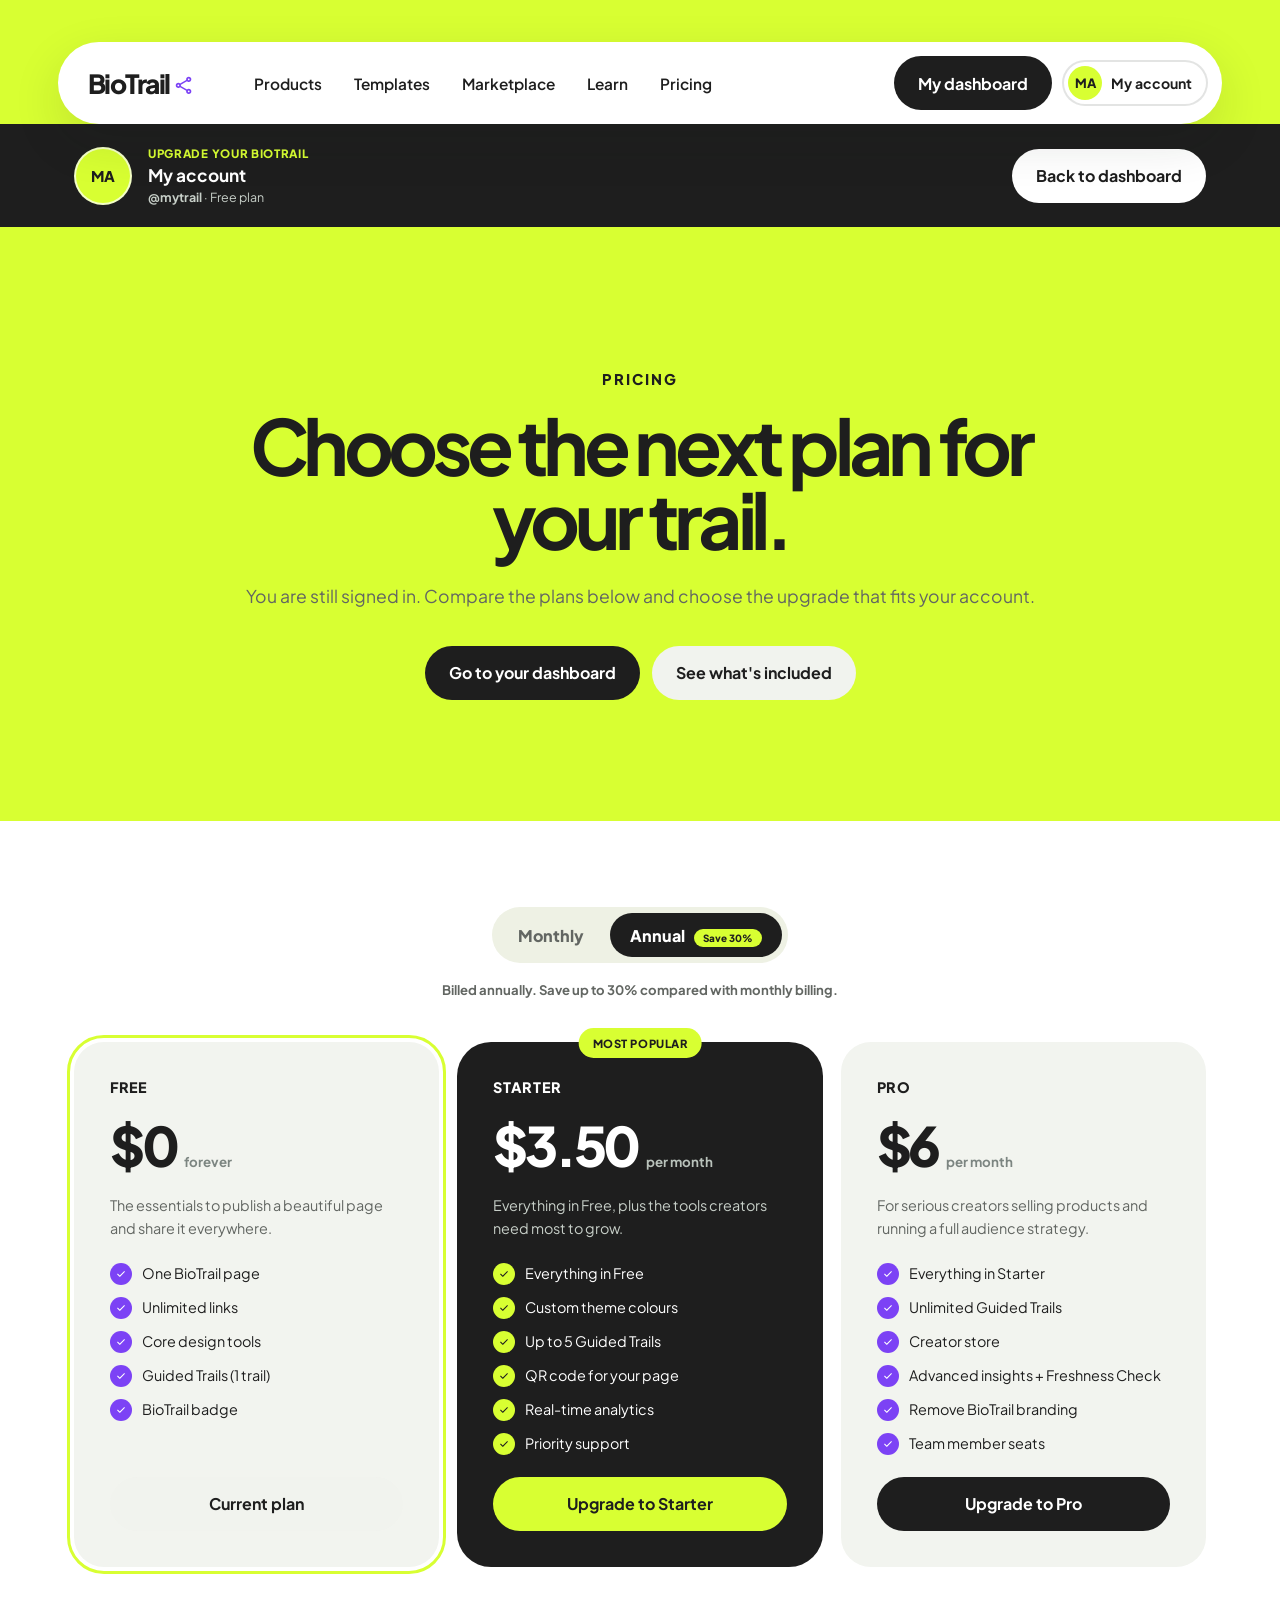
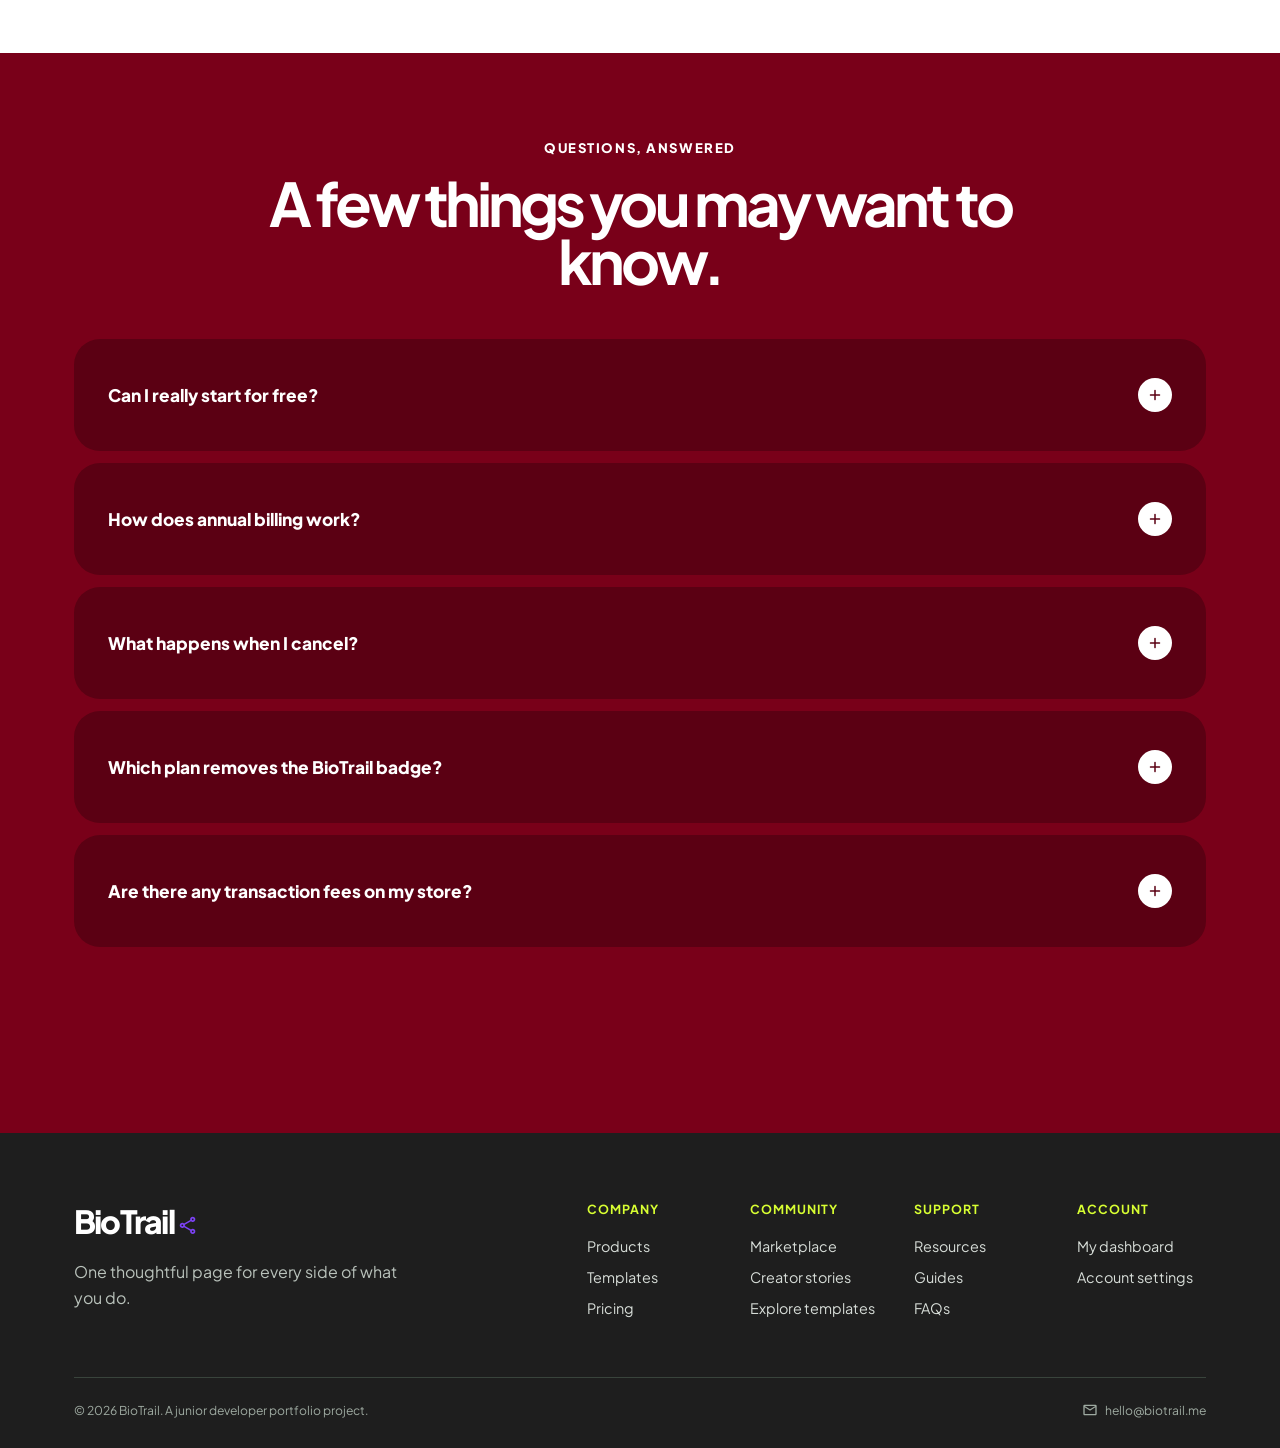
<file: view/pricing.html>
<!DOCTYPE html>
<html lang="en">
<head>
    <!-- Page metadata, fonts and stylesheet -->
    <meta charset="UTF-8">
    <meta name="viewport" content="width=device-width, initial-scale=1.0, viewport-fit=cover">
    <meta name="description" content="Simple BioTrail pricing for every stage - start free and upgrade when you want more trails, a store or deeper insights.">
    <title>Pricing | BioTrail</title>
    <link rel="preconnect" href="https://fonts.googleapis.com">
    <link rel="preconnect" href="https://fonts.gstatic.com" crossorigin>
    <link href="https://fonts.googleapis.com/css2?family=Plus+Jakarta+Sans:wght@400;500;600;700;800&amp;display=swap" rel="stylesheet">
    <link rel="stylesheet" href="../assets/css/style.css?v=66">
</head>
<body>
    <div class="home-shell">
        <!-- Header and main navigation -->
        <header class="site-header">
            <nav class="navbar" aria-label="Main navigation">
                <a class="brand" href="../index.html" aria-label="BioTrail home">
                    BioTrail<svg class="material-icon brand-mark" viewBox="0 -960 960 960" aria-hidden="true" focusable="false"><path d="M680-80q-50 0-85-35t-35-85q0-6 3-28L282-392q-16 15-37 23.5t-45 8.5q-50 0-85-35t-35-85q0-50 35-85t85-35q24 0 45 8.5t37 23.5l281-164q-2-7-2.5-13.5T560-760q0-50 35-85t85-35q50 0 85 35t35 85q0 50-35 85t-85 35q-24 0-45-8.5T598-672L317-508q2 7 2.5 13.5t.5 14.5q0 8-.5 14.5T317-452l281 164q16-15 37-23.5t45-8.5q50 0 85 35t35 85q0 50-35 85t-85 35Zm0-80q17 0 28.5-11.5T720-200q0-17-11.5-28.5T680-240q-17 0-28.5 11.5T640-200q0 17 11.5 28.5T680-160ZM200-440q17 0 28.5-11.5T240-480q0-17-11.5-28.5T200-520q-17 0-28.5 11.5T160-480q0 17 11.5 28.5T200-440Zm508.5-291.5Q720-743 720-760t-11.5-28.5Q697-800 680-800t-28.5 11.5Q640-777 640-760t11.5 28.5Q663-720 680-720t28.5-11.5ZM680-200ZM200-480Zm480-280Z"/></svg>
                </a>

                <button class="menu-toggle" id="menu-toggle" type="button" aria-expanded="false" aria-controls="nav-menu">
                    <svg class="material-icon" viewBox="0 -960 960 960" aria-hidden="true" focusable="false"><path d="M160-240q-17 0-28.5-11.5T120-280q0-17 11.5-28.5T160-320h640q17 0 28.5 11.5T840-280q0 17-11.5 28.5T800-240H160Zm0-200q-17 0-28.5-11.5T120-480q0-17 11.5-28.5T160-520h640q17 0 28.5 11.5T840-480q0 17-11.5 28.5T800-440H160Zm0-200q-17 0-28.5-11.5T120-680q0-17 11.5-28.5T160-720h640q17 0 28.5 11.5T840-680q0 17-11.5 28.5T800-640H160Z"/></svg>
                    <span class="sr-only">Open navigation</span>
                </button>

                <div class="nav-menu" id="nav-menu">
                    <ul class="nav-links">
                        <li class="nav-dropdown">
                            <button class="nav-link dropdown-toggle" type="button" aria-expanded="false" aria-controls="products-menu">
                                Products
                            </button>
                            <div class="dropdown-menu" id="products-menu">
                                <a href="products.html#link-page">
                                    <strong>Link page</strong>
                                    <span>Bring your content together.</span>
                                </a>
                                <a href="products.html#creator-store">
                                    <strong>Creator store</strong>
                                    <span>Showcase offers and downloads.</span>
                                </a>
                                <a href="products.html#insights">
                                    <strong>Audience insights</strong>
                                    <span>Learn what visitors explore.</span>
                                </a>
                            </div>
                        </li>

                        <li class="nav-dropdown">
                            <button class="nav-link dropdown-toggle" type="button" aria-expanded="false" aria-controls="templates-menu">
                                Templates
                            </button>
                            <div class="dropdown-menu" id="templates-menu">
                                <a href="templates.html#gallery">
                                    <strong>Template gallery</strong>
                                    <span>Every ready-made look at a glance.</span>
                                </a>
                                <a href="templates.html#how-it-works">
                                    <strong>Make it yours</strong>
                                    <span>Preview and customize in minutes.</span>
                                </a>
                                <a href="templates.html#template-grid">
                                    <strong>Start from a look</strong>
                                    <span>Browse the full gallery of cards.</span>
                                </a>
                            </div>
                        </li>

                        <li class="nav-dropdown">
                            <button class="nav-link dropdown-toggle" type="button" aria-expanded="false" aria-controls="marketplace-menu">
                                Marketplace
                            </button>
                            <div class="dropdown-menu" id="marketplace-menu">
                                <a href="marketplace.html#all">
                                    <strong>Explore the marketplace</strong>
                                    <span>Fresh finds from the community.</span>
                                </a>
                                <a href="marketplace.html#sell">
                                    <strong>Sell your things</strong>
                                    <span>Turn what you make into what you earn.</span>
                                </a>
                            </div>
                        </li>

                        <li class="nav-dropdown">
                            <button class="nav-link dropdown-toggle" type="button" aria-expanded="false" aria-controls="learn-menu">
                                Learn
                            </button>
                            <div class="dropdown-menu" id="learn-menu">
                                <a href="learn.html#resources">
                                    <strong>Resources</strong>
                                    <span>Ideas for a stronger profile.</span>
                                </a>
                                <a href="learn.html#guides">
                                    <strong>Guides</strong>
                                    <span>Simple step-by-step lessons.</span>
                                </a>
                                <a href="learn.html#stories">
                                    <strong>Creator stories</strong>
                                    <span>See how people use BioTrail.</span>
                                </a>
                            </div>
                        </li>

                        <li><a class="nav-link" href="pricing.html">Pricing</a></li>
                    </ul>

                    <div class="nav-actions">
                        <a class="button button-light" href="login.html">Log in</a>
                        <a class="button button-dark" href="signup.html">Sign up free</a>
                    </div>
                </div>
            </nav>
        </header>

        <!-- Pricing page content -->
        <main>
            <!-- Shown only when an active account opens pricing from the dashboard -->
            <section class="pricing-account-bar" data-account-pricing hidden aria-label="Signed-in account">
                <span class="pricing-account-avatar" data-pricing-avatar aria-hidden="true">BT</span>
                <div class="pricing-account-details">
                    <p>Upgrade your BioTrail</p>
                    <strong data-pricing-name>My account</strong>
                    <span><b data-pricing-handle>@mytrail</b> &middot; <span data-pricing-plan>Free plan</span></span>
                </div>
                <a class="button button-light" href="../app/pages.html" data-pricing-dashboard>Back to dashboard</a>
            </section>

            <!-- Page hero -->
            <section class="page-hero">
                <div class="page-hero-inner">
                    <p class="eyebrow">Pricing</p>
                    <h1 data-pricing-heading>Simple plans for every trail you build.</h1>
                    <p data-pricing-copy>Start free and keep your page as long as you need. Upgrade for more trails, your own store and deeper audience insights - no surprises.</p>
                    <div class="page-actions">
                        <a class="button button-dark" href="signup.html">Start for free</a>
                        <a class="button button-light" href="products.html">See what's included</a>
                    </div>
                </div>
            </section>

            <!-- Pricing plans -->
            <section class="pricing-section" id="plans">
                <div class="billing-toggle">
                    <div class="billing-switch" data-billing-group="plans" role="group" aria-label="Choose billing period">
                        <button class="billing-option" type="button" data-billing="monthly" aria-pressed="false" data-note="Billed monthly. Switch to annual and save up to 30%.">Monthly</button>
                        <button class="billing-option is-active" type="button" data-billing="annual" aria-pressed="true" data-note="Billed annually. Save up to 30% compared with monthly billing.">Annual <em class="bill-save">Save 30%</em></button>
                    </div>
                </div>
                <p class="billing-note" data-billing-note>Billed annually. Save up to 30% compared with monthly billing.</p>

                <div class="pricing-grid">
                    <article class="plan-card" data-plan-card="free">
                        <h3 class="plan-name">Free</h3>
                        <div class="plan-price-row">
                            <span class="plan-price" data-price data-monthly="$0" data-annual="$0">$0</span>
                            <small>forever</small>
                        </div>
                        <p class="plan-desc">The essentials to publish a beautiful page and share it everywhere.</p>
                        <ul class="plan-features">
                            <li><svg class="material-icon" viewBox="0 -960 960 960" aria-hidden="true" focusable="false"><path d="m382-354 339-339q12-12 28-12t28 12q12 12 12 28.5T777-636L410-268q-12 12-28 12t-28-12L182-440q-12-12-11.5-28.5T183-497q12-12 28.5-12t28.5 12l142 143Z"/></svg> One BioTrail page</li>
                            <li><svg class="material-icon" viewBox="0 -960 960 960" aria-hidden="true" focusable="false"><path d="m382-354 339-339q12-12 28-12t28 12q12 12 12 28.5T777-636L410-268q-12 12-28 12t-28-12L182-440q-12-12-11.5-28.5T183-497q12-12 28.5-12t28.5 12l142 143Z"/></svg> Unlimited links</li>
                            <li><svg class="material-icon" viewBox="0 -960 960 960" aria-hidden="true" focusable="false"><path d="m382-354 339-339q12-12 28-12t28 12q12 12 12 28.5T777-636L410-268q-12 12-28 12t-28-12L182-440q-12-12-11.5-28.5T183-497q12-12 28.5-12t28.5 12l142 143Z"/></svg> Core design tools</li>
                            <li><svg class="material-icon" viewBox="0 -960 960 960" aria-hidden="true" focusable="false"><path d="m382-354 339-339q12-12 28-12t28 12q12 12 12 28.5T777-636L410-268q-12 12-28 12t-28-12L182-440q-12-12-11.5-28.5T183-497q12-12 28.5-12t28.5 12l142 143Z"/></svg> Guided Trails (1 trail)</li>
                            <li><svg class="material-icon" viewBox="0 -960 960 960" aria-hidden="true" focusable="false"><path d="m382-354 339-339q12-12 28-12t28 12q12 12 12 28.5T777-636L410-268q-12 12-28 12t-28-12L182-440q-12-12-11.5-28.5T183-497q12-12 28.5-12t28.5 12l142 143Z"/></svg> BioTrail badge</li>
                        </ul>
                        <div class="plan-cta">
                            <a class="button button-light" href="signup.html" data-plan="free">Start free</a>
                        </div>
                    </article>

                    <article class="plan-card is-featured" data-plan-card="starter">
                        <span class="plan-badge">Most popular</span>
                        <h3 class="plan-name">Starter</h3>
                        <div class="plan-price-row">
                            <span class="plan-price" data-price data-monthly="$5" data-annual="$3.50">$3.50</span>
                            <small>per month</small>
                        </div>
                        <p class="plan-desc">Everything in Free, plus the tools creators need most to grow.</p>
                        <ul class="plan-features">
                            <li><svg class="material-icon" viewBox="0 -960 960 960" aria-hidden="true" focusable="false"><path d="m382-354 339-339q12-12 28-12t28 12q12 12 12 28.5T777-636L410-268q-12 12-28 12t-28-12L182-440q-12-12-11.5-28.5T183-497q12-12 28.5-12t28.5 12l142 143Z"/></svg> Everything in Free</li>
                            <li><svg class="material-icon" viewBox="0 -960 960 960" aria-hidden="true" focusable="false"><path d="m382-354 339-339q12-12 28-12t28 12q12 12 12 28.5T777-636L410-268q-12 12-28 12t-28-12L182-440q-12-12-11.5-28.5T183-497q12-12 28.5-12t28.5 12l142 143Z"/></svg> Custom theme colours</li>
                            <li><svg class="material-icon" viewBox="0 -960 960 960" aria-hidden="true" focusable="false"><path d="m382-354 339-339q12-12 28-12t28 12q12 12 12 28.5T777-636L410-268q-12 12-28 12t-28-12L182-440q-12-12-11.5-28.5T183-497q12-12 28.5-12t28.5 12l142 143Z"/></svg> Up to 5 Guided Trails</li>
                            <li><svg class="material-icon" viewBox="0 -960 960 960" aria-hidden="true" focusable="false"><path d="m382-354 339-339q12-12 28-12t28 12q12 12 12 28.5T777-636L410-268q-12 12-28 12t-28-12L182-440q-12-12-11.5-28.5T183-497q12-12 28.5-12t28.5 12l142 143Z"/></svg> QR code for your page</li>
                            <li><svg class="material-icon" viewBox="0 -960 960 960" aria-hidden="true" focusable="false"><path d="m382-354 339-339q12-12 28-12t28 12q12 12 12 28.5T777-636L410-268q-12 12-28 12t-28-12L182-440q-12-12-11.5-28.5T183-497q12-12 28.5-12t28.5 12l142 143Z"/></svg> Real-time analytics</li>
                            <li><svg class="material-icon" viewBox="0 -960 960 960" aria-hidden="true" focusable="false"><path d="m382-354 339-339q12-12 28-12t28 12q12 12 12 28.5T777-636L410-268q-12 12-28 12t-28-12L182-440q-12-12-11.5-28.5T183-497q12-12 28.5-12t28.5 12l142 143Z"/></svg> Priority support</li>
                        </ul>
                        <div class="plan-cta">
                            <a class="button button-lime" href="signup.html" data-plan="starter">Choose Starter</a>
                        </div>
                    </article>

                    <article class="plan-card" data-plan-card="pro">
                        <h3 class="plan-name">Pro</h3>
                        <div class="plan-price-row">
                            <span class="plan-price" data-price data-monthly="$9" data-annual="$6">$6</span>
                            <small>per month</small>
                        </div>
                        <p class="plan-desc">For serious creators selling products and running a full audience strategy.</p>
                        <ul class="plan-features">
                            <li><svg class="material-icon" viewBox="0 -960 960 960" aria-hidden="true" focusable="false"><path d="m382-354 339-339q12-12 28-12t28 12q12 12 12 28.5T777-636L410-268q-12 12-28 12t-28-12L182-440q-12-12-11.5-28.5T183-497q12-12 28.5-12t28.5 12l142 143Z"/></svg> Everything in Starter</li>
                            <li><svg class="material-icon" viewBox="0 -960 960 960" aria-hidden="true" focusable="false"><path d="m382-354 339-339q12-12 28-12t28 12q12 12 12 28.5T777-636L410-268q-12 12-28 12t-28-12L182-440q-12-12-11.5-28.5T183-497q12-12 28.5-12t28.5 12l142 143Z"/></svg> Unlimited Guided Trails</li>
                            <li><svg class="material-icon" viewBox="0 -960 960 960" aria-hidden="true" focusable="false"><path d="m382-354 339-339q12-12 28-12t28 12q12 12 12 28.5T777-636L410-268q-12 12-28 12t-28-12L182-440q-12-12-11.5-28.5T183-497q12-12 28.5-12t28.5 12l142 143Z"/></svg> Creator store</li>
                            <li><svg class="material-icon" viewBox="0 -960 960 960" aria-hidden="true" focusable="false"><path d="m382-354 339-339q12-12 28-12t28 12q12 12 12 28.5T777-636L410-268q-12 12-28 12t-28-12L182-440q-12-12-11.5-28.5T183-497q12-12 28.5-12t28.5 12l142 143Z"/></svg> Advanced insights + Freshness Check</li>
                            <li><svg class="material-icon" viewBox="0 -960 960 960" aria-hidden="true" focusable="false"><path d="m382-354 339-339q12-12 28-12t28 12q12 12 12 28.5T777-636L410-268q-12 12-28 12t-28-12L182-440q-12-12-11.5-28.5T183-497q12-12 28.5-12t28.5 12l142 143Z"/></svg> Remove BioTrail branding</li>
                            <li><svg class="material-icon" viewBox="0 -960 960 960" aria-hidden="true" focusable="false"><path d="m382-354 339-339q12-12 28-12t28 12q12 12 12 28.5T777-636L410-268q-12 12-28 12t-28-12L182-440q-12-12-11.5-28.5T183-497q12-12 28.5-12t28.5 12l142 143Z"/></svg> Team member seats</li>
                        </ul>
                        <div class="plan-cta">
                            <a class="button button-dark" href="signup.html" data-plan="pro">Choose Pro</a>
                        </div>
                    </article>
                </div>
            </section>

            <!-- Frequently asked questions -->
            <section class="faq-section" id="faq">
                <div class="section-heading centered-heading">
                    <p class="section-kicker">Questions, answered</p>
                    <h2>A few things you may want to know.</h2>
                </div>

                <div class="faq-list">
                    <details>
                        <summary><span>Can I really start for free?</span><span class="faq-toggle-icons" aria-hidden="true"><svg class="material-icon faq-icon-add" viewBox="0 -960 960 960" focusable="false"><path d="M440-440H240q-17 0-28.5-11.5T200-480q0-17 11.5-28.5T240-520h200v-200q0-17 11.5-28.5T480-760q17 0 28.5 11.5T520-720v200h200q17 0 28.5 11.5T760-480q0 17-11.5 28.5T720-440H520v200q0 17-11.5 28.5T480-200q-17 0-28.5-11.5T440-240v-200Z"/></svg><svg class="material-icon faq-icon-remove" viewBox="0 -960 960 960" focusable="false"><path d="M240-440q-17 0-28.5-11.5T200-480q0-17 11.5-28.5T240-520h480q17 0 28.5 11.5T760-480q0 17-11.5 28.5T720-440H240Z"/></svg></span></summary>
                        <p>Yes. Create a free account and start building your first page today. There is no trial timer and your free page stays yours for as long as you want it.</p>
                    </details>
                    <details>
                        <summary><span>How does annual billing work?</span><span class="faq-toggle-icons" aria-hidden="true"><svg class="material-icon faq-icon-add" viewBox="0 -960 960 960" focusable="false"><path d="M440-440H240q-17 0-28.5-11.5T200-480q0-17 11.5-28.5T240-520h200v-200q0-17 11.5-28.5T480-760q17 0 28.5 11.5T520-720v200h200q17 0 28.5 11.5T760-480q0 17-11.5 28.5T720-440H520v200q0 17-11.5 28.5T480-200q-17 0-28.5-11.5T440-240v-200Z"/></svg><svg class="material-icon faq-icon-remove" viewBox="0 -960 960 960" focusable="false"><path d="M240-440q-17 0-28.5-11.5T200-480q0-17 11.5-28.5T240-520h480q17 0 28.5 11.5T760-480q0 17-11.5 28.5T720-440H240Z"/></svg></span></summary>
                        <p>When you choose annual billing, the plan is paid once per year at a lower per-month rate. You can change or cancel your plan at any time from your account.</p>
                    </details>
                    <details>
                        <summary><span>What happens when I cancel?</span><span class="faq-toggle-icons" aria-hidden="true"><svg class="material-icon faq-icon-add" viewBox="0 -960 960 960" focusable="false"><path d="M440-440H240q-17 0-28.5-11.5T200-480q0-17 11.5-28.5T240-520h200v-200q0-17 11.5-28.5T480-760q17 0 28.5 11.5T520-720v200h200q17 0 28.5 11.5T760-480q0 17-11.5 28.5T720-440H520v200q0 17-11.5 28.5T480-200q-17 0-28.5-11.5T440-240v-200Z"/></svg><svg class="material-icon faq-icon-remove" viewBox="0 -960 960 960" focusable="false"><path d="M240-440q-17 0-28.5-11.5T200-480q0-17 11.5-28.5T240-520h480q17 0 28.5 11.5T760-480q0 17-11.5 28.5T720-440H240Z"/></svg></span></summary>
                        <p>Your page stays live until the end of the paid period. After that, it moves back to Free so you keep your links and can upgrade again whenever you like.</p>
                    </details>
                    <details>
                        <summary><span>Which plan removes the BioTrail badge?</span><span class="faq-toggle-icons" aria-hidden="true"><svg class="material-icon faq-icon-add" viewBox="0 -960 960 960" focusable="false"><path d="M440-440H240q-17 0-28.5-11.5T200-480q0-17 11.5-28.5T240-520h200v-200q0-17 11.5-28.5T480-760q17 0 28.5 11.5T520-720v200h200q17 0 28.5 11.5T760-480q0 17-11.5 28.5T720-440H520v200q0 17-11.5 28.5T480-200q-17 0-28.5-11.5T440-240v-200Z"/></svg><svg class="material-icon faq-icon-remove" viewBox="0 -960 960 960" focusable="false"><path d="M240-440q-17 0-28.5-11.5T200-480q0-17 11.5-28.5T240-520h480q17 0 28.5 11.5T760-480q0 17-11.5 28.5T720-440H240Z"/></svg></span></summary>
                        <p>Pro removes BioTrail branding from your public page. Starter keeps the badge but adds custom colours, more trails and real-time analytics.</p>
                    </details>
                    <details>
                        <summary><span>Are there any transaction fees on my store?</span><span class="faq-toggle-icons" aria-hidden="true"><svg class="material-icon faq-icon-add" viewBox="0 -960 960 960" focusable="false"><path d="M440-440H240q-17 0-28.5-11.5T200-480q0-17 11.5-28.5T240-520h200v-200q0-17 11.5-28.5T480-760q17 0 28.5 11.5T520-720v200h200q17 0 28.5 11.5T760-480q0 17-11.5 28.5T720-440H520v200q0 17-11.5 28.5T480-200q-17 0-28.5-11.5T440-240v-200Z"/></svg><svg class="material-icon faq-icon-remove" viewBox="0 -960 960 960" focusable="false"><path d="M240-440q-17 0-28.5-11.5T200-480q0-17 11.5-28.5T240-520h480q17 0 28.5 11.5T760-480q0 17-11.5 28.5T720-440H240Z"/></svg></span></summary>
                        <p>No. BioTrail does not take a cut of your creator sales. Payment processing fees from your chosen checkout provider still apply as usual.</p>
                    </details>
                </div>
            </section>

            <!-- Closing call-to-action -->
            <section class="closing-section pricing-public-cta">
                <div>
                    <p class="section-kicker">Your next step starts here</p>
                    <h2>Start your corner of the internet today.</h2>
                </div>
                <form class="closing-claim-form" id="closing-claim-form" novalidate>
                    <label for="closing-username">
                        <span>biotrail.me/</span>
                        <input id="closing-username" name="closing-username" type="text" placeholder="" autocomplete="off" aria-describedby="closing-claim-message">
                    </label>
                    <button class="button closing-button" type="submit">Claim your BioTrail</button>
                    <p id="closing-claim-message" aria-live="polite"></p>
                </form>
            </section>
        </main>

        <!-- Website footer -->
        <footer class="site-footer">
            <div class="footer-main">
                <div class="footer-intro">
                    <a class="brand footer-brand" href="../index.html">BioTrail<svg class="material-icon brand-mark" viewBox="0 -960 960 960" aria-hidden="true" focusable="false"><path d="M680-80q-50 0-85-35t-35-85q0-6 3-28L282-392q-16 15-37 23.5t-45 8.5q-50 0-85-35t-35-85q0-50 35-85t85-35q24 0 45 8.5t37 23.5l281-164q-2-7-2.5-13.5T560-760q0-50 35-85t85-35q50 0 85 35t35 85q0 50-35 85t-85 35q-24 0-45-8.5T598-672L317-508q2 7 2.5 13.5t.5 14.5q0 8-.5 14.5T317-452l281 164q16-15 37-23.5t45-8.5q50 0 85 35t35 85q0 50-35 85t-85 35Zm0-80q17 0 28.5-11.5T720-200q0-17-11.5-28.5T680-240q-17 0-28.5 11.5T640-200q0 17 11.5 28.5T680-160ZM200-440q17 0 28.5-11.5T240-480q0-17-11.5-28.5T200-520q-17 0-28.5 11.5T160-480q0 17 11.5 28.5T200-440Zm508.5-291.5Q720-743 720-760t-11.5-28.5Q697-800 680-800t-28.5 11.5Q640-777 640-760t11.5 28.5Q663-720 680-720t28.5-11.5ZM680-200ZM200-480Zm480-280Z"/></svg></a>
                    <p>One thoughtful page for every side of what you do.</p>
                </div>

                <div class="footer-links">
                    <div>
                        <strong>Company</strong>
                        <a href="products.html">Products</a>
                        <a href="templates.html">Templates</a>
                        <a href="pricing.html">Pricing</a>
                    </div>
                    <div>
                        <strong>Community</strong>
                        <a href="marketplace.html">Marketplace</a>
                        <a href="learn.html#stories">Creator stories</a>
                        <a href="templates.html">Explore templates</a>
                    </div>
                    <div>
                        <strong>Support</strong>
                        <a href="learn.html#resources">Resources</a>
                        <a href="learn.html#guides">Guides</a>
                        <a href="#faq">FAQs</a>
                    </div>
                    <div>
                        <strong>Account</strong>
                        <a href="login.html">Log in</a>
                        <a href="signup.html">Sign up free</a>
                    </div>
                </div>
            </div>

            <div class="footer-bottom">
                <p>&copy; 2026 BioTrail. A junior developer portfolio project.</p>
                <a href="mailto:hello@biotrail.me"><svg class="material-icon" viewBox="0 -960 960 960" aria-hidden="true" focusable="false"><path d="M160-160q-33 0-56.5-23.5T80-240v-480q0-33 23.5-56.5T160-800h640q33 0 56.5 23.5T880-720v480q0 33-23.5 56.5T800-160H160Zm640-480L501-453q-5 3-10.5 4.5T480-447q-5 0-10.5-1.5T459-453L160-640v400h640v-400ZM480-520l320-200H160l320 200ZM160-640v10-59 1-32 32-.5 58.5-10 400-400Z"/></svg> hello@biotrail.me</a>
            </div>
        </footer>
    </div>

    <!-- Subpage interactions -->
    <script src="../assets/js/icon-paths.js"></script>
    <script src="../assets/js/pages.js?v=49"></script>
<script src="../assets/js/session.js?v=50"></script>
</body>
</html>
</file>
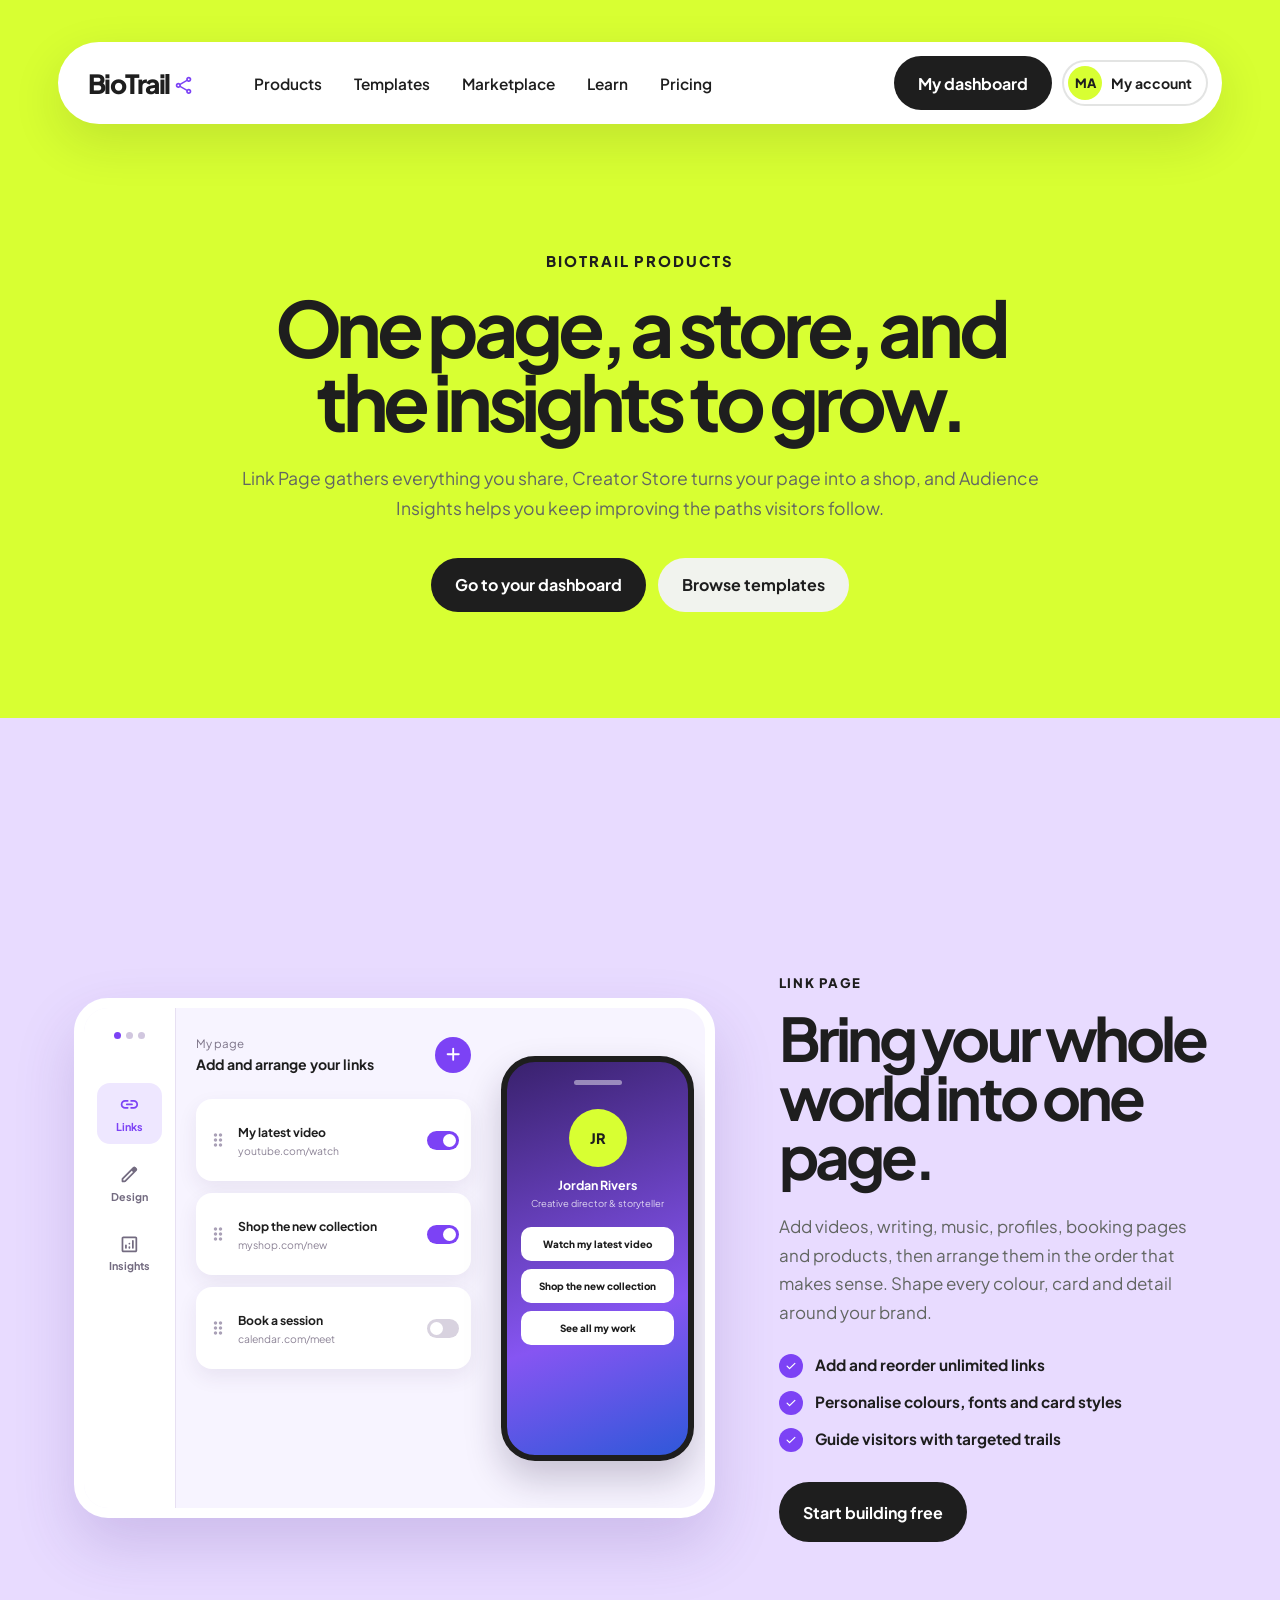
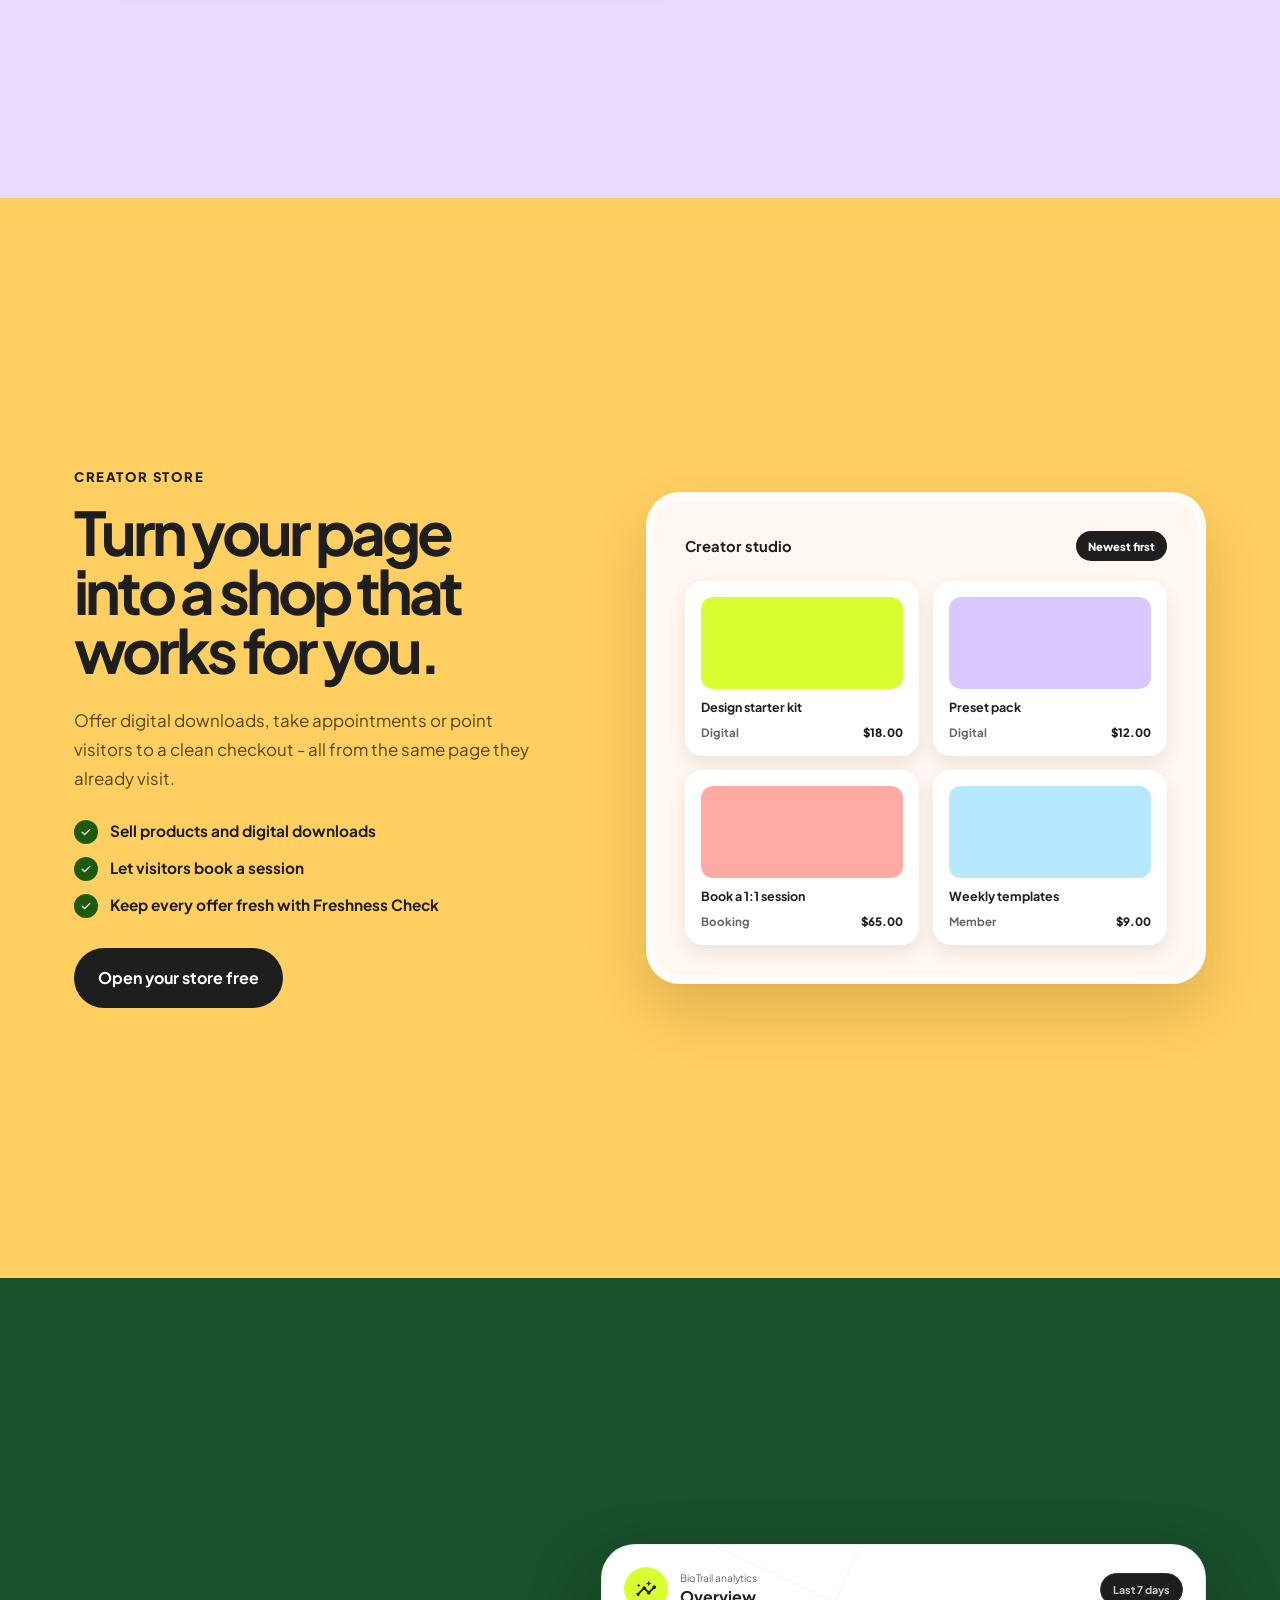
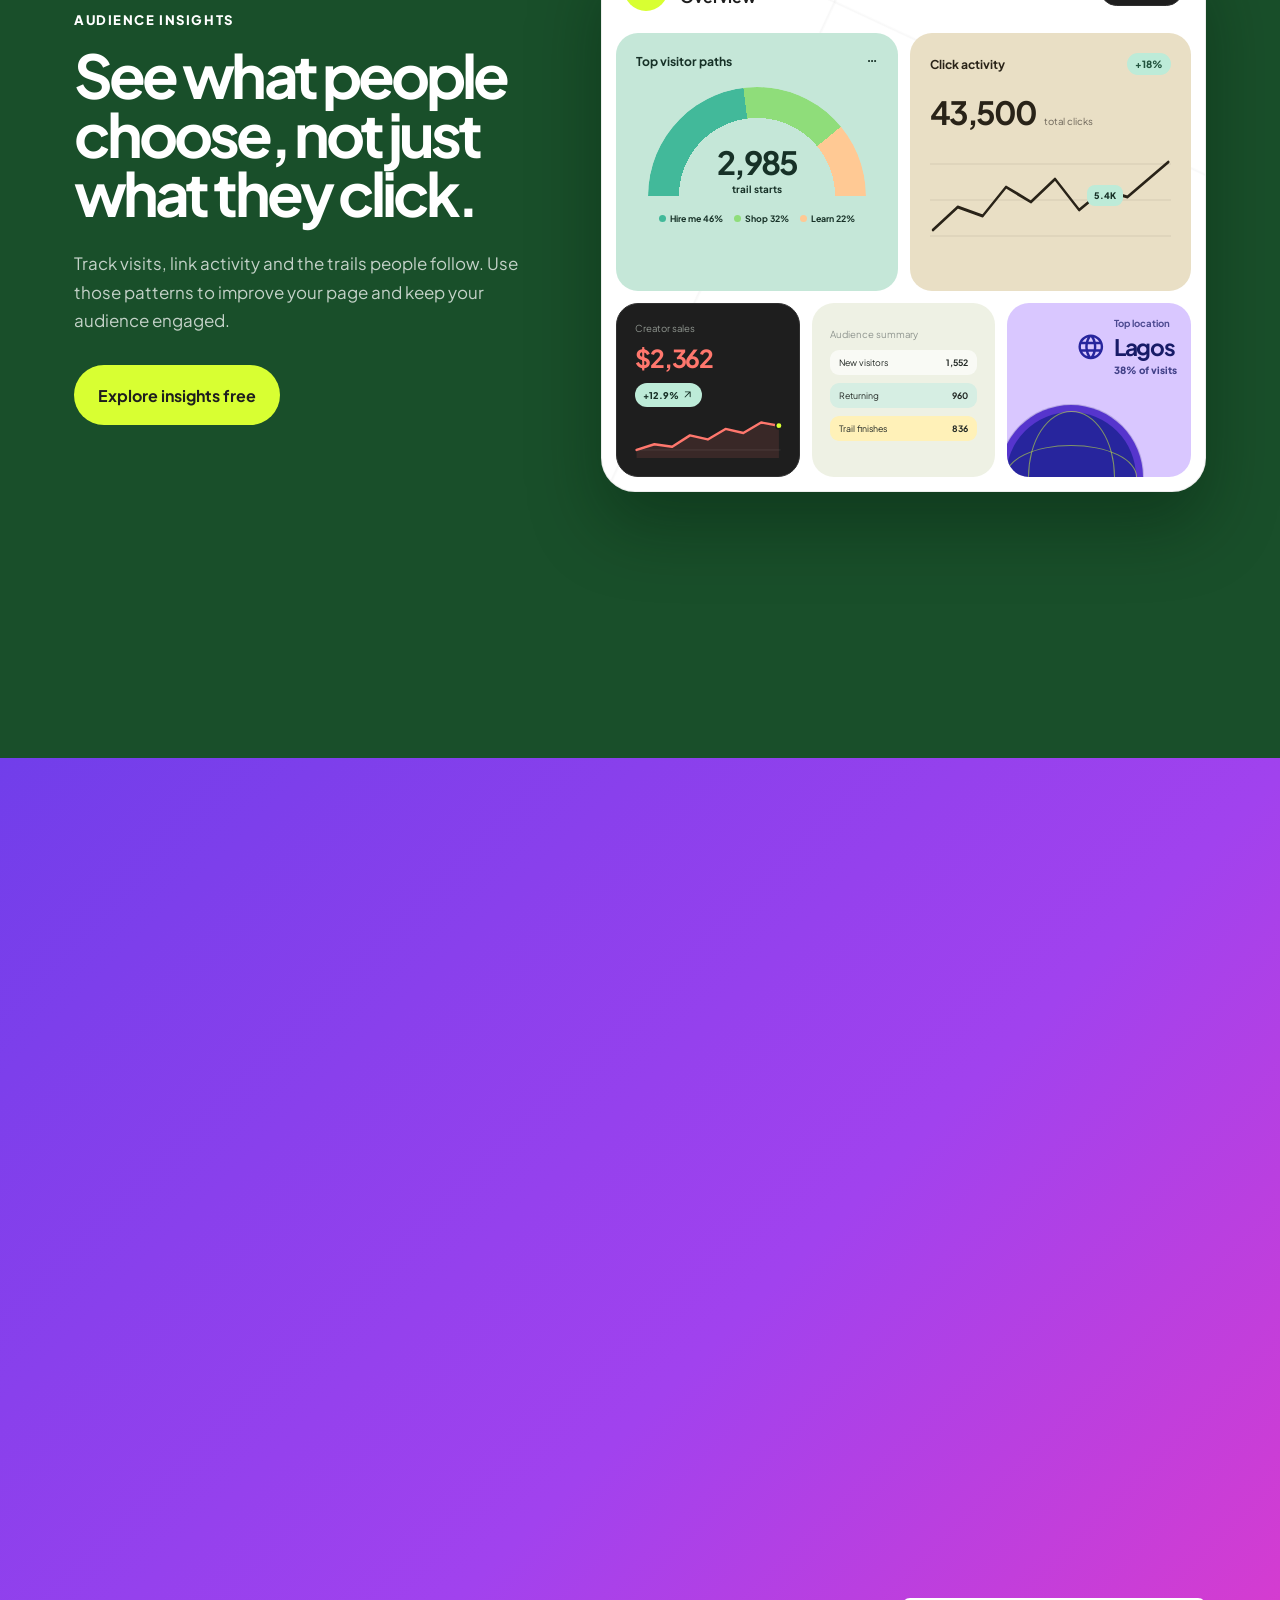
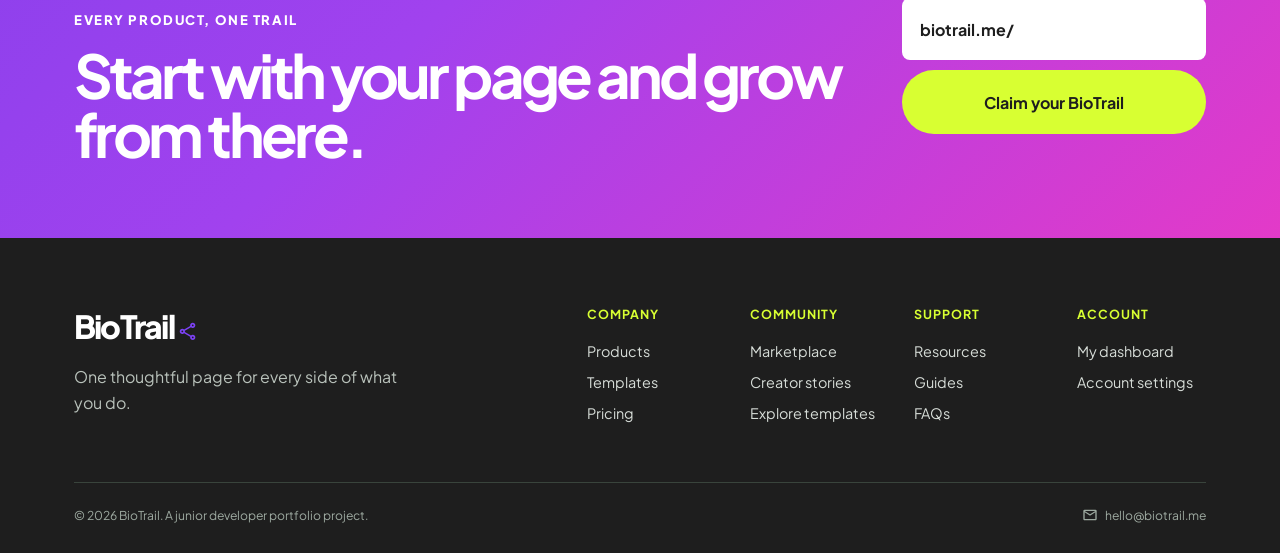
<file: view/products.html>
<!DOCTYPE html>
<html lang="en">
<head>
    <!-- Page metadata, fonts and stylesheet -->
    <meta charset="UTF-8">
    <meta name="viewport" content="width=device-width, initial-scale=1.0, viewport-fit=cover">
    <meta name="description" content="BioTrail's Link Page, Creator Store and Audience Insights bring everything you share into one easy trail.">
    <title>Products | BioTrail</title>
    <link rel="preconnect" href="https://fonts.googleapis.com">
    <link rel="preconnect" href="https://fonts.gstatic.com" crossorigin>
    <link href="https://fonts.googleapis.com/css2?family=Plus+Jakarta+Sans:wght@400;500;600;700;800&amp;display=swap" rel="stylesheet">
    <link rel="stylesheet" href="../assets/css/style.css?v=66">
</head>
<body>
    <div class="home-shell">
        <!-- Header and main navigation -->
        <header class="site-header">
            <nav class="navbar" aria-label="Main navigation">
                <a class="brand" href="../index.html" aria-label="BioTrail home">
                    BioTrail<svg class="material-icon brand-mark" viewBox="0 -960 960 960" aria-hidden="true" focusable="false"><path d="M680-80q-50 0-85-35t-35-85q0-6 3-28L282-392q-16 15-37 23.5t-45 8.5q-50 0-85-35t-35-85q0-50 35-85t85-35q24 0 45 8.5t37 23.5l281-164q-2-7-2.5-13.5T560-760q0-50 35-85t85-35q50 0 85 35t35 85q0 50-35 85t-85 35q-24 0-45-8.5T598-672L317-508q2 7 2.5 13.5t.5 14.5q0 8-.5 14.5T317-452l281 164q16-15 37-23.5t45-8.5q50 0 85 35t35 85q0 50-35 85t-85 35Zm0-80q17 0 28.5-11.5T720-200q0-17-11.5-28.5T680-240q-17 0-28.5 11.5T640-200q0 17 11.5 28.5T680-160ZM200-440q17 0 28.5-11.5T240-480q0-17-11.5-28.5T200-520q-17 0-28.5 11.5T160-480q0 17 11.5 28.5T200-440Zm508.5-291.5Q720-743 720-760t-11.5-28.5Q697-800 680-800t-28.5 11.5Q640-777 640-760t11.5 28.5Q663-720 680-720t28.5-11.5ZM680-200ZM200-480Zm480-280Z"/></svg>
                </a>

                <button class="menu-toggle" id="menu-toggle" type="button" aria-expanded="false" aria-controls="nav-menu">
                    <svg class="material-icon" viewBox="0 -960 960 960" aria-hidden="true" focusable="false"><path d="M160-240q-17 0-28.5-11.5T120-280q0-17 11.5-28.5T160-320h640q17 0 28.5 11.5T840-280q0 17-11.5 28.5T800-240H160Zm0-200q-17 0-28.5-11.5T120-480q0-17 11.5-28.5T160-520h640q17 0 28.5 11.5T840-480q0 17-11.5 28.5T800-440H160Zm0-200q-17 0-28.5-11.5T120-680q0-17 11.5-28.5T160-720h640q17 0 28.5 11.5T840-680q0 17-11.5 28.5T800-640H160Z"/></svg>
                    <span class="sr-only">Open navigation</span>
                </button>

                <div class="nav-menu" id="nav-menu">
                    <ul class="nav-links">
                        <li class="nav-dropdown">
                            <button class="nav-link dropdown-toggle" type="button" aria-expanded="false" aria-controls="products-menu">
                                Products
                            </button>
                            <div class="dropdown-menu" id="products-menu">
                                <a href="products.html#link-page">
                                    <strong>Link page</strong>
                                    <span>Bring your content together.</span>
                                </a>
                                <a href="products.html#creator-store">
                                    <strong>Creator store</strong>
                                    <span>Showcase offers and downloads.</span>
                                </a>
                                <a href="products.html#insights">
                                    <strong>Audience insights</strong>
                                    <span>Learn what visitors explore.</span>
                                </a>
                            </div>
                        </li>

                        <li class="nav-dropdown">
                            <button class="nav-link dropdown-toggle" type="button" aria-expanded="false" aria-controls="templates-menu">
                                Templates
                            </button>
                            <div class="dropdown-menu" id="templates-menu">
                                <a href="templates.html#gallery">
                                    <strong>Template gallery</strong>
                                    <span>Every ready-made look at a glance.</span>
                                </a>
                                <a href="templates.html#how-it-works">
                                    <strong>Make it yours</strong>
                                    <span>Preview and customize in minutes.</span>
                                </a>
                                <a href="templates.html#template-grid">
                                    <strong>Start from a look</strong>
                                    <span>Browse the full gallery of cards.</span>
                                </a>
                            </div>
                        </li>

                        <li class="nav-dropdown">
                            <button class="nav-link dropdown-toggle" type="button" aria-expanded="false" aria-controls="marketplace-menu">
                                Marketplace
                            </button>
                            <div class="dropdown-menu" id="marketplace-menu">
                                <a href="marketplace.html#all">
                                    <strong>Explore the marketplace</strong>
                                    <span>Fresh finds from the community.</span>
                                </a>
                                <a href="marketplace.html#sell">
                                    <strong>Sell your things</strong>
                                    <span>Turn what you make into what you earn.</span>
                                </a>
                            </div>
                        </li>

                        <li class="nav-dropdown">
                            <button class="nav-link dropdown-toggle" type="button" aria-expanded="false" aria-controls="learn-menu">
                                Learn
                            </button>
                            <div class="dropdown-menu" id="learn-menu">
                                <a href="learn.html#resources">
                                    <strong>Resources</strong>
                                    <span>Ideas for a stronger profile.</span>
                                </a>
                                <a href="learn.html#guides">
                                    <strong>Guides</strong>
                                    <span>Simple step-by-step lessons.</span>
                                </a>
                                <a href="learn.html#stories">
                                    <strong>Creator stories</strong>
                                    <span>See how people use BioTrail.</span>
                                </a>
                            </div>
                        </li>

                        <li><a class="nav-link" href="pricing.html">Pricing</a></li>
                    </ul>

                    <div class="nav-actions">
                        <a class="button button-light" href="login.html">Log in</a>
                        <a class="button button-dark" href="signup.html">Sign up free</a>
                    </div>
                </div>
            </nav>
        </header>

        <!-- Products page content -->
        <main>
            <!-- Page hero -->
            <section class="page-hero">
                <div class="page-hero-inner">
                    <p class="eyebrow">BioTrail products</p>
                    <h1>One page, a store, and the insights to grow.</h1>
                    <p>Link Page gathers everything you share, Creator Store turns your page into a shop, and Audience Insights helps you keep improving the paths visitors follow.</p>
                    <div class="page-actions">
                        <a class="button button-dark" href="signup.html">Build your page free</a>
                        <a class="button button-light" href="templates.html">Browse templates</a>
                    </div>
                </div>
            </section>

            <!-- Link Page section -->
            <section class="feature-section customize-section" id="link-page">
                <div class="builder-demo" aria-label="Example of the BioTrail link page builder">
                    <div class="builder-sidebar">
                        <div class="builder-dots" aria-hidden="true">
                            <span></span>
                            <span></span>
                            <span></span>
                        </div>
                        <div class="builder-tool is-selected">
                            <svg class="material-icon" viewBox="0 -960 960 960" aria-hidden="true" focusable="false"><path d="M280-280q-83 0-141.5-58.5T80-480q0-83 58.5-141.5T280-680h120q17 0 28.5 11.5T440-640q0 17-11.5 28.5T400-600H280q-50 0-85 35t-35 85q0 50 35 85t85 35h120q17 0 28.5 11.5T440-320q0 17-11.5 28.5T400-280H280Zm80-160q-17 0-28.5-11.5T320-480q0-17 11.5-28.5T360-520h240q17 0 28.5 11.5T640-480q0 17-11.5 28.5T600-440H360Zm200 160q-17 0-28.5-11.5T520-320q0-17 11.5-28.5T560-360h120q50 0 85-35t35-85q0-50-35-85t-85-35H560q-17 0-28.5-11.5T520-640q0-17 11.5-28.5T560-680h120q83 0 141.5 58.5T880-480q0 83-58.5 141.5T680-280H560Z"/></svg>
                            <span>Links</span>
                        </div>
                        <div class="builder-tool">
                            <svg class="material-icon" viewBox="0 -960 960 960" aria-hidden="true" focusable="false"><path d="M200-200h57l391-391-57-57-391 391v57Zm-40 80q-17 0-28.5-11.5T120-160v-97q0-16 6-30.5t17-25.5l505-504q12-11 26.5-17t30.5-6q16 0 31 6t26 18l55 56q12 11 17.5 26t5.5 30q0 16-5.5 30.5T817-647L313-143q-11 11-25.5 17t-30.5 6h-97Zm600-584-56-56 56 56Zm-141 85-28-29 57 57-29-28Z"/></svg>
                            <span>Design</span>
                        </div>
                        <div class="builder-tool">
                            <svg class="material-icon" viewBox="0 -960 960 960" aria-hidden="true" focusable="false"><path d="M291.5-468.5Q280-457 280-440v120q0 17 11.5 28.5T320-280q17 0 28.5-11.5T360-320v-120q0-17-11.5-28.5T320-480q-17 0-28.5 11.5Zm320-200Q600-657 600-640v320q0 17 11.5 28.5T640-280q17 0 28.5-11.5T680-320v-320q0-17-11.5-28.5T640-680q-17 0-28.5 11.5Zm-160 280Q440-377 440-360v40q0 17 11.5 28.5T480-280q17 0 28.5-11.5T520-320v-40q0-17-11.5-28.5T480-400q-17 0-28.5 11.5ZM200-120q-33 0-56.5-23.5T120-200v-560q0-33 23.5-56.5T200-840h560q33 0 56.5 23.5T840-760v560q0 33-23.5 56.5T760-120H200Zm0-80h560v-560H200v560Zm0-560v560-560Zm308.5 268.5Q520-503 520-520t-11.5-28.5Q497-560 480-560t-28.5 11.5Q440-537 440-520t11.5 28.5Q463-480 480-480t28.5-11.5Z"/></svg>
                            <span>Insights</span>
                        </div>
                    </div>

                    <div class="builder-panel">
                        <div class="builder-heading">
                            <div>
                                <span>My page</span>
                                <strong>Add and arrange your links</strong>
                            </div>
                            <button id="builder-add-button" type="button" aria-label="Add a new example link" aria-expanded="false" aria-controls="builder-new-card">
                                <svg class="material-icon" viewBox="0 -960 960 960" aria-hidden="true" focusable="false"><path d="M440-440H240q-17 0-28.5-11.5T200-480q0-17 11.5-28.5T240-520h200v-200q0-17 11.5-28.5T480-760q17 0 28.5 11.5T520-720v200h200q17 0 28.5 11.5T760-480q0 17-11.5 28.5T720-440H520v200q0 17-11.5 28.5T480-200q-17 0-28.5-11.5T440-240v-200Z"/></svg>
                            </button>
                        </div>

                        <div class="builder-link-card">
                            <svg class="material-icon drag-handle" viewBox="0 -960 960 960" aria-hidden="true" focusable="false"><path d="M360-160q-33 0-56.5-23.5T280-240q0-33 23.5-56.5T360-320q33 0 56.5 23.5T440-240q0 33-23.5 56.5T360-160Zm240 0q-33 0-56.5-23.5T520-240q0-33 23.5-56.5T600-320q33 0 56.5 23.5T680-240q0 33-23.5 56.5T600-160ZM360-400q-33 0-56.5-23.5T280-480q0-33 23.5-56.5T360-560q33 0 56.5 23.5T440-480q0 33-23.5 56.5T360-400Zm240 0q-33 0-56.5-23.5T520-480q0-33 23.5-56.5T600-560q33 0 56.5 23.5T680-480q0 33-23.5 56.5T600-400ZM360-640q-33 0-56.5-23.5T280-720q0-33 23.5-56.5T360-800q33 0 56.5 23.5T440-720q0 33-23.5 56.5T360-640Zm240 0q-33 0-56.5-23.5T520-720q0-33 23.5-56.5T600-800q33 0 56.5 23.5T680-720q0 33-23.5 56.5T600-640Z"/></svg>
                            <div>
                                <strong>My latest video</strong>
                                <small>youtube.com/watch</small>
                            </div>
                            <span class="link-switch is-on" aria-label="Link enabled"></span>
                        </div>
                        <div class="builder-link-card">
                            <svg class="material-icon drag-handle" viewBox="0 -960 960 960" aria-hidden="true" focusable="false"><path d="M360-160q-33 0-56.5-23.5T280-240q0-33 23.5-56.5T360-320q33 0 56.5 23.5T440-240q0 33-23.5 56.5T360-160Zm240 0q-33 0-56.5-23.5T520-240q0-33 23.5-56.5T600-320q33 0 56.5 23.5T680-240q0 33-23.5 56.5T600-160ZM360-400q-33 0-56.5-23.5T280-480q0-33 23.5-56.5T360-560q33 0 56.5 23.5T440-480q0 33-23.5 56.5T360-400Zm240 0q-33 0-56.5-23.5T520-480q0-33 23.5-56.5T600-560q33 0 56.5 23.5T680-480q0 33-23.5 56.5T600-400ZM360-640q-33 0-56.5-23.5T280-720q0-33 23.5-56.5T360-800q33 0 56.5 23.5T440-720q0 33-23.5 56.5T360-640Zm240 0q-33 0-56.5-23.5T520-720q0-33 23.5-56.5T600-800q33 0 56.5 23.5T680-720q0 33-23.5 56.5T600-640Z"/></svg>
                            <div>
                                <strong>Shop the new collection</strong>
                                <small>myshop.com/new</small>
                            </div>
                            <span class="link-switch is-on" aria-label="Link enabled"></span>
                        </div>
                        <div class="builder-link-card">
                            <svg class="material-icon drag-handle" viewBox="0 -960 960 960" aria-hidden="true" focusable="false"><path d="M360-160q-33 0-56.5-23.5T280-240q0-33 23.5-56.5T360-320q33 0 56.5 23.5T440-240q0 33-23.5 56.5T360-160Zm240 0q-33 0-56.5-23.5T520-240q0-33 23.5-56.5T600-320q33 0 56.5 23.5T680-240q0 33-23.5 56.5T600-160ZM360-400q-33 0-56.5-23.5T280-480q0-33 23.5-56.5T360-560q33 0 56.5 23.5T440-480q0 33-23.5 56.5T360-400Zm240 0q-33 0-56.5-23.5T520-480q0-33 23.5-56.5T600-560q33 0 56.5 23.5T680-480q0 33-23.5 56.5T600-400ZM360-640q-33 0-56.5-23.5T280-720q0-33 23.5-56.5T360-800q33 0 56.5 23.5T440-720q0 33-23.5 56.5T360-640Zm240 0q-33 0-56.5-23.5T520-720q0-33 23.5-56.5T600-800q33 0 56.5 23.5T680-720q0 33-23.5 56.5T600-640Z"/></svg>
                            <div>
                                <strong>Book a session</strong>
                                <small>calendar.com/meet</small>
                            </div>
                            <span class="link-switch" aria-label="Link disabled"></span>
                        </div>
                        <div class="builder-link-card" id="builder-new-card" hidden>
                            <svg class="material-icon drag-handle" viewBox="0 -960 960 960" aria-hidden="true" focusable="false"><path d="M360-160q-33 0-56.5-23.5T280-240q0-33 23.5-56.5T360-320q33 0 56.5 23.5T440-240q0 33-23.5 56.5T360-160Zm240 0q-33 0-56.5-23.5T520-240q0-33 23.5-56.5T600-320q33 0 56.5 23.5T680-240q0 33-23.5 56.5T600-160ZM360-400q-33 0-56.5-23.5T280-480q0-33 23.5-56.5T360-560q33 0 56.5 23.5T440-480q0 33-23.5 56.5T360-400Zm240 0q-33 0-56.5-23.5T520-480q0-33 23.5-56.5T600-560q33 0 56.5 23.5T680-480q0 33-23.5 56.5T600-400ZM360-640q-33 0-56.5-23.5T280-720q0-33 23.5-56.5T360-800q33 0 56.5 23.5T440-720q0 33-23.5 56.5T360-640Zm240 0q-33 0-56.5-23.5T520-720q0-33 23.5-56.5T600-800q33 0 56.5 23.5T680-720q0 33-23.5 56.5T600-640Z"/></svg>
                            <div>
                                <strong>New BioTrail link</strong>
                                <small>Add your destination</small>
                            </div>
                            <span class="link-switch is-on" aria-label="Link enabled"></span>
                        </div>
                    </div>

                    <div class="phone-preview">
                        <div class="phone-speaker"></div>
                        <div class="preview-avatar">JR</div>
                        <strong>Jordan Rivers</strong>
                        <small>Creative director &amp; storyteller</small>
                        <a href="../index.html">Watch my latest video</a>
                        <a href="../index.html">Shop the new collection</a>
                        <a href="../index.html">See all my work</a>
                    </div>
                </div>

                <div class="section-copy">
                    <p class="section-kicker">Link Page</p>
                    <h2>Bring your whole world into one page.</h2>
                    <p>Add videos, writing, music, profiles, booking pages and products, then arrange them in the order that makes sense. Shape every colour, card and detail around your brand.</p>
<ul class="product-points">
                        <li><svg class="material-icon" viewBox="0 -960 960 960" aria-hidden="true" focusable="false"><path d="m382-354 339-339q12-12 28-12t28 12q12 12 12 28.5T777-636L410-268q-12 12-28 12t-28-12L182-440q-12-12-11.5-28.5T183-497q12-12 28.5-12t28.5 12l142 143Z"/></svg> Add and reorder unlimited links</li>
                        <li><svg class="material-icon" viewBox="0 -960 960 960" aria-hidden="true" focusable="false"><path d="m382-354 339-339q12-12 28-12t28 12q12 12 12 28.5T777-636L410-268q-12 12-28 12t-28-12L182-440q-12-12-11.5-28.5T183-497q12-12 28.5-12t28.5 12l142 143Z"/></svg> Personalise colours, fonts and card styles</li>
                        <li><svg class="material-icon" viewBox="0 -960 960 960" aria-hidden="true" focusable="false"><path d="m382-354 339-339q12-12 28-12t28 12q12 12 12 28.5T777-636L410-268q-12 12-28 12t-28-12L182-440q-12-12-11.5-28.5T183-497q12-12 28.5-12t28.5 12l142 143Z"/></svg> Guide visitors with targeted trails</li>
                    </ul>
                    <a class="button section-button" href="signup.html">Start building free</a>
                </div>
            </section>

            <!-- Creator Store section -->
            <section class="feature-section business-section" id="creator-store">
                <div class="section-copy">
                    <p class="section-kicker">Creator Store</p>
                    <h2>Turn your page into a shop that works for you.</h2>
                    <p>Offer digital downloads, take appointments or point visitors to a clean checkout - all from the same page they already visit.</p>
<ul class="product-points">
                        <li><svg class="material-icon" viewBox="0 -960 960 960" aria-hidden="true" focusable="false"><path d="m382-354 339-339q12-12 28-12t28 12q12 12 12 28.5T777-636L410-268q-12 12-28 12t-28-12L182-440q-12-12-11.5-28.5T183-497q12-12 28.5-12t28.5 12l142 143Z"/></svg> Sell products and digital downloads</li>
                        <li><svg class="material-icon" viewBox="0 -960 960 960" aria-hidden="true" focusable="false"><path d="m382-354 339-339q12-12 28-12t28 12q12 12 12 28.5T777-636L410-268q-12 12-28 12t-28-12L182-440q-12-12-11.5-28.5T183-497q12-12 28.5-12t28.5 12l142 143Z"/></svg> Let visitors book a session</li>
                        <li><svg class="material-icon" viewBox="0 -960 960 960" aria-hidden="true" focusable="false"><path d="m382-354 339-339q12-12 28-12t28 12q12 12 12 28.5T777-636L410-268q-12 12-28 12t-28-12L182-440q-12-12-11.5-28.5T183-497q12-12 28.5-12t28.5 12l142 143Z"/></svg> Keep every offer fresh with Freshness Check</li>
                    </ul>
                    <a class="button section-button" href="signup.html">Open your store free</a>
                </div>

                <div class="store-demo" aria-label="Example of a BioTrail creator store">
                    <div class="store-toolbar">
                        <strong>Creator studio</strong>
                        <span>Newest first</span>
                    </div>
                    <div class="store-items">
                        <div class="store-item">
                            <div class="si-thumb si-thumb-lime"></div>
                            <strong>Design starter kit</strong>
                            <div class="si-price-row"><span>Digital</span> $18.00</div>
                        </div>
                        <div class="store-item">
                            <div class="si-thumb si-thumb-purple"></div>
                            <strong>Preset pack</strong>
                            <div class="si-price-row"><span>Digital</span> $12.00</div>
                        </div>
                        <div class="store-item">
                            <div class="si-thumb si-thumb-coral"></div>
                            <strong>Book a 1:1 session</strong>
                            <div class="si-price-row"><span>Booking</span> $65.00</div>
                        </div>
                        <div class="store-item">
                            <div class="si-thumb si-thumb-blue"></div>
                            <strong>Weekly templates</strong>
                            <div class="si-price-row"><span>Member</span> $9.00</div>
                        </div>
                    </div>
                </div>
            </section>

            <!-- Audience Insights section -->
            <section class="audience-section" id="insights">
                <div class="section-copy">
                    <p class="section-kicker">Audience Insights</p>
                    <h2>See what people choose, not just what they click.</h2>
                    <p>Track visits, link activity and the trails people follow. Use those patterns to improve your page and keep your audience engaged.</p>
                    <a class="button section-button light-section-button" href="signup.html">Explore insights free</a>
                </div>

                <div class="insights-demo" aria-label="Example BioTrail audience insights">
                    <div class="dashboard-topbar">
                        <div>
                            <svg class="material-icon" viewBox="0 -960 960 960" aria-hidden="true" focusable="false"><path d="M120-160q-33 0-56.5-23.5T40-240q0-33 23.5-56.5T120-320h10.5q4.5 0 9.5 2l182-182q-2-5-2-9.5V-520q0-33 23.5-56.5T400-600q33 0 56.5 23.5T480-520q0 2-2 20l102 102q5-2 9.5-2h21q4.5 0 9.5 2l142-142q-2-5-2-9.5V-560q0-33 23.5-56.5T840-640q33 0 56.5 23.5T920-560q0 33-23.5 56.5T840-480h-10.5q-4.5 0-9.5-2L678-340q2 5 2 9.5v10.5q0 33-23.5 56.5T600-240q-33 0-56.5-23.5T520-320v-10.5q0-4.5 2-9.5L420-442q-5 2-9.5 2H400q-2 0-20-2L198-260q2 5 2 9.5v10.5q0 33-23.5 56.5T120-160Zm40-401-25-54-54-25 54-25 25-54 25 54 54 25-54 25-25 54Zm440-39-38-82-82-38 82-38 38-82 38 82 82 38-82 38-38 82Z"/></svg>
                            <p><small>BioTrail analytics</small><strong>Overview</strong></p>
                        </div>
                        <span class="dashboard-period">Last 7 days</span>
                    </div>

                    <div class="dashboard-panels">
                        <article class="dashboard-card paths-card">
                            <div class="dashboard-card-title">
                                <strong>Top visitor paths</strong>
                                <svg class="material-icon dashboard-more-icon" viewBox="0 -960 960 960" aria-hidden="true" focusable="false"><path d="M240-400q-33 0-56.5-23.5T160-480q0-33 23.5-56.5T240-560q33 0 56.5 23.5T320-480q0 33-23.5 56.5T240-400Zm240 0q-33 0-56.5-23.5T400-480q0-33 23.5-56.5T480-560q33 0 56.5 23.5T560-480q0 33-23.5 56.5T480-400Zm240 0q-33 0-56.5-23.5T640-480q0-33 23.5-56.5T720-560q33 0 56.5 23.5T800-480q0 33-23.5 56.5T720-400Z"/></svg>
                            </div>
                            <div class="path-gauge" aria-hidden="true">
                                <div class="gauge-ring"></div>
                                <p><strong>2,985</strong><span>trail starts</span></p>
                            </div>
                            <div class="path-legend">
                                <span><i></i>Hire me 46%</span>
                                <span><i></i>Shop 32%</span>
                                <span><i></i>Learn 22%</span>
                            </div>
                        </article>

                        <article class="dashboard-card trend-card">
                            <div class="dashboard-card-title">
                                <strong>Click activity</strong>
                                <span>+18%</span>
                            </div>
                            <div class="trend-total"><strong>43,500</strong><small>total clicks</small></div>
                            <div class="trend-chart" aria-hidden="true">
                                <svg viewBox="0 0 330 120" preserveAspectRatio="none">
                                    <line x1="0" y1="24" x2="330" y2="24"></line>
                                    <line x1="0" y1="60" x2="330" y2="60"></line>
                                    <line x1="0" y1="96" x2="330" y2="96"></line>
                                    <path d="M4 90 L38 67 L72 76 L104 47 L138 62 L171 39 L204 70 L237 50 L270 57 L326 22"></path>
                                    <circle cx="237" cy="50" r="5"></circle>
                                </svg>
                                <span>5.4K</span>
                            </div>
                        </article>

                        <article class="dashboard-card sales-summary-card">
                            <small>Creator sales</small>
                            <strong>$2,362</strong>
                            <span>+12.9% <svg class="material-icon" viewBox="0 -960 960 960" aria-hidden="true" focusable="false"><path d="M640-624 284-268q-11 11-28 11t-28-11q-11-11-11-28t11-28l356-356H280q-17 0-28.5-11.5T240-720q0-17 11.5-28.5T280-760h400q17 0 28.5 11.5T720-720v400q0 17-11.5 28.5T680-280q-17 0-28.5-11.5T640-320v-304Z"/></svg></span>
                            <div class="sales-mini-chart" aria-hidden="true">
                                <svg viewBox="0 0 180 52" preserveAspectRatio="none">
                                    <line x1="0" y1="42" x2="180" y2="42"></line>
                                    <path class="sales-chart-area" d="M2 42 L24 35 L46 38 L68 24 L90 29 L112 16 L134 21 L156 8 L178 12 L178 52 L2 52 Z"></path>
                                    <path class="sales-chart-line" d="M2 42 L24 35 L46 38 L68 24 L90 29 L112 16 L134 21 L156 8 L178 12"></path>
                                    <circle cx="178" cy="12" r="4"></circle>
                                </svg>
                            </div>
                        </article>

                        <article class="dashboard-card audience-summary-card">
                            <small>Audience summary</small>
                            <p><span>New visitors</span><strong>1,552</strong></p>
                            <p><span>Returning</span><strong>960</strong></p>
                            <p><span>Trail finishes</span><strong>836</strong></p>
                        </article>

                        <article class="dashboard-card location-card">
                            <div class="half-earth" aria-hidden="true"></div>
                            <div class="location-copy">
                                <svg class="material-icon" viewBox="0 -960 960 960" aria-hidden="true" focusable="false"><path d="M325-111.5q-73-31.5-127.5-86t-86-127.5Q80-398 80-480.5t31.5-155q31.5-72.5 86-127t127.5-86Q398-880 480.5-880t155 31.5q72.5 31.5 127 86t86 127Q880-563 880-480.5T848.5-325q-31.5 73-86 127.5t-127 86Q563-80 480.5-80T325-111.5ZM480-162q26-36 45-75t31-83H404q12 44 31 83t45 75Zm-104-16q-18-33-31.5-68.5T322-320H204q29 50 72.5 87t99.5 55Zm208 0q56-18 99.5-55t72.5-87H638q-9 38-22.5 73.5T584-178ZM170-400h136q-3-20-4.5-39.5T300-480q0-21 1.5-40.5T306-560H170q-5 20-7.5 39.5T160-480q0 21 2.5 40.5T170-400Zm216 0h188q3-20 4.5-39.5T580-480q0-21-1.5-40.5T574-560H386q-3 20-4.5 39.5T380-480q0 21 1.5 40.5T386-400Zm268 0h136q5-20 7.5-39.5T800-480q0-21-2.5-40.5T790-560H654q3 20 4.5 39.5T660-480q0 21-1.5 40.5T654-400Zm-16-240h118q-29-50-72.5-87T584-782q18 33 31.5 68.5T638-640Zm-234 0h152q-12-44-31-83t-45-75q-26 36-45 75t-31 83Zm-200 0h118q9-38 22.5-73.5T376-782q-56 18-99.5 55T204-640Z"/></svg>
                                <div>
                                    <small>Top location</small>
                                    <strong>Lagos</strong>
                                    <span>38% of visits</span>
                                </div>
                            </div>
                        </article>
                    </div>
                </div>
            </section>

            <!-- Closing call-to-action -->
            <section class="closing-section">
                <div>
                    <p class="section-kicker">Every product, one trail</p>
                    <h2>Start with your page and grow from there.</h2>
                </div>
                <form class="closing-claim-form" id="closing-claim-form" novalidate>
                    <label for="closing-username">
                        <span>biotrail.me/</span>
                        <input id="closing-username" name="closing-username" type="text" placeholder="" autocomplete="off" aria-describedby="closing-claim-message">
                    </label>
                    <button class="button closing-button" type="submit">Claim your BioTrail</button>
                    <p id="closing-claim-message" aria-live="polite"></p>
                </form>
            </section>
        </main>

        <!-- Website footer -->
        <footer class="site-footer">
            <div class="footer-main">
                <div class="footer-intro">
                    <a class="brand footer-brand" href="../index.html">BioTrail<svg class="material-icon brand-mark" viewBox="0 -960 960 960" aria-hidden="true" focusable="false"><path d="M680-80q-50 0-85-35t-35-85q0-6 3-28L282-392q-16 15-37 23.5t-45 8.5q-50 0-85-35t-35-85q0-50 35-85t85-35q24 0 45 8.5t37 23.5l281-164q-2-7-2.5-13.5T560-760q0-50 35-85t85-35q50 0 85 35t35 85q0 50-35 85t-85 35q-24 0-45-8.5T598-672L317-508q2 7 2.5 13.5t.5 14.5q0 8-.5 14.5T317-452l281 164q16-15 37-23.5t45-8.5q50 0 85 35t35 85q0 50-35 85t-85 35Zm0-80q17 0 28.5-11.5T720-200q0-17-11.5-28.5T680-240q-17 0-28.5 11.5T640-200q0 17 11.5 28.5T680-160ZM200-440q17 0 28.5-11.5T240-480q0-17-11.5-28.5T200-520q-17 0-28.5 11.5T160-480q0 17 11.5 28.5T200-440Zm508.5-291.5Q720-743 720-760t-11.5-28.5Q697-800 680-800t-28.5 11.5Q640-777 640-760t11.5 28.5Q663-720 680-720t28.5-11.5ZM680-200ZM200-480Zm480-280Z"/></svg></a>
                    <p>One thoughtful page for every side of what you do.</p>
                </div>

                <div class="footer-links">
                    <div>
                        <strong>Company</strong>
                        <a href="products.html">Products</a>
                        <a href="templates.html">Templates</a>
                        <a href="pricing.html">Pricing</a>
                    </div>
                    <div>
                        <strong>Community</strong>
                        <a href="marketplace.html">Marketplace</a>
                        <a href="learn.html#stories">Creator stories</a>
                        <a href="templates.html">Explore templates</a>
                    </div>
                    <div>
                        <strong>Support</strong>
                        <a href="learn.html#resources">Resources</a>
                        <a href="learn.html#guides">Guides</a>
                        <a href="pricing.html#faq">FAQs</a>
                    </div>
                    <div>
                        <strong>Account</strong>
                        <a href="login.html">Log in</a>
                        <a href="signup.html">Sign up free</a>
                    </div>
                </div>
            </div>

            <div class="footer-bottom">
                <p>&copy; 2026 BioTrail. A junior developer portfolio project.</p>
                <a href="mailto:hello@biotrail.me"><svg class="material-icon" viewBox="0 -960 960 960" aria-hidden="true" focusable="false"><path d="M160-160q-33 0-56.5-23.5T80-240v-480q0-33 23.5-56.5T160-800h640q33 0 56.5 23.5T880-720v480q0 33-23.5 56.5T800-160H160Zm640-480L501-453q-5 3-10.5 4.5T480-447q-5 0-10.5-1.5T459-453L160-640v400h640v-400ZM480-520l320-200H160l320 200ZM160-640v10-59 1-32 32-.5 58.5-10 400-400Z"/></svg> hello@biotrail.me</a>
            </div>
        </footer>
    </div>

    <!-- Subpage interactions -->
    <script src="../assets/js/icon-paths.js"></script>
    <script src="../assets/js/pages.js?v=49"></script>
<script src="../assets/js/session.js?v=50"></script>
</body>
</html>
</file>
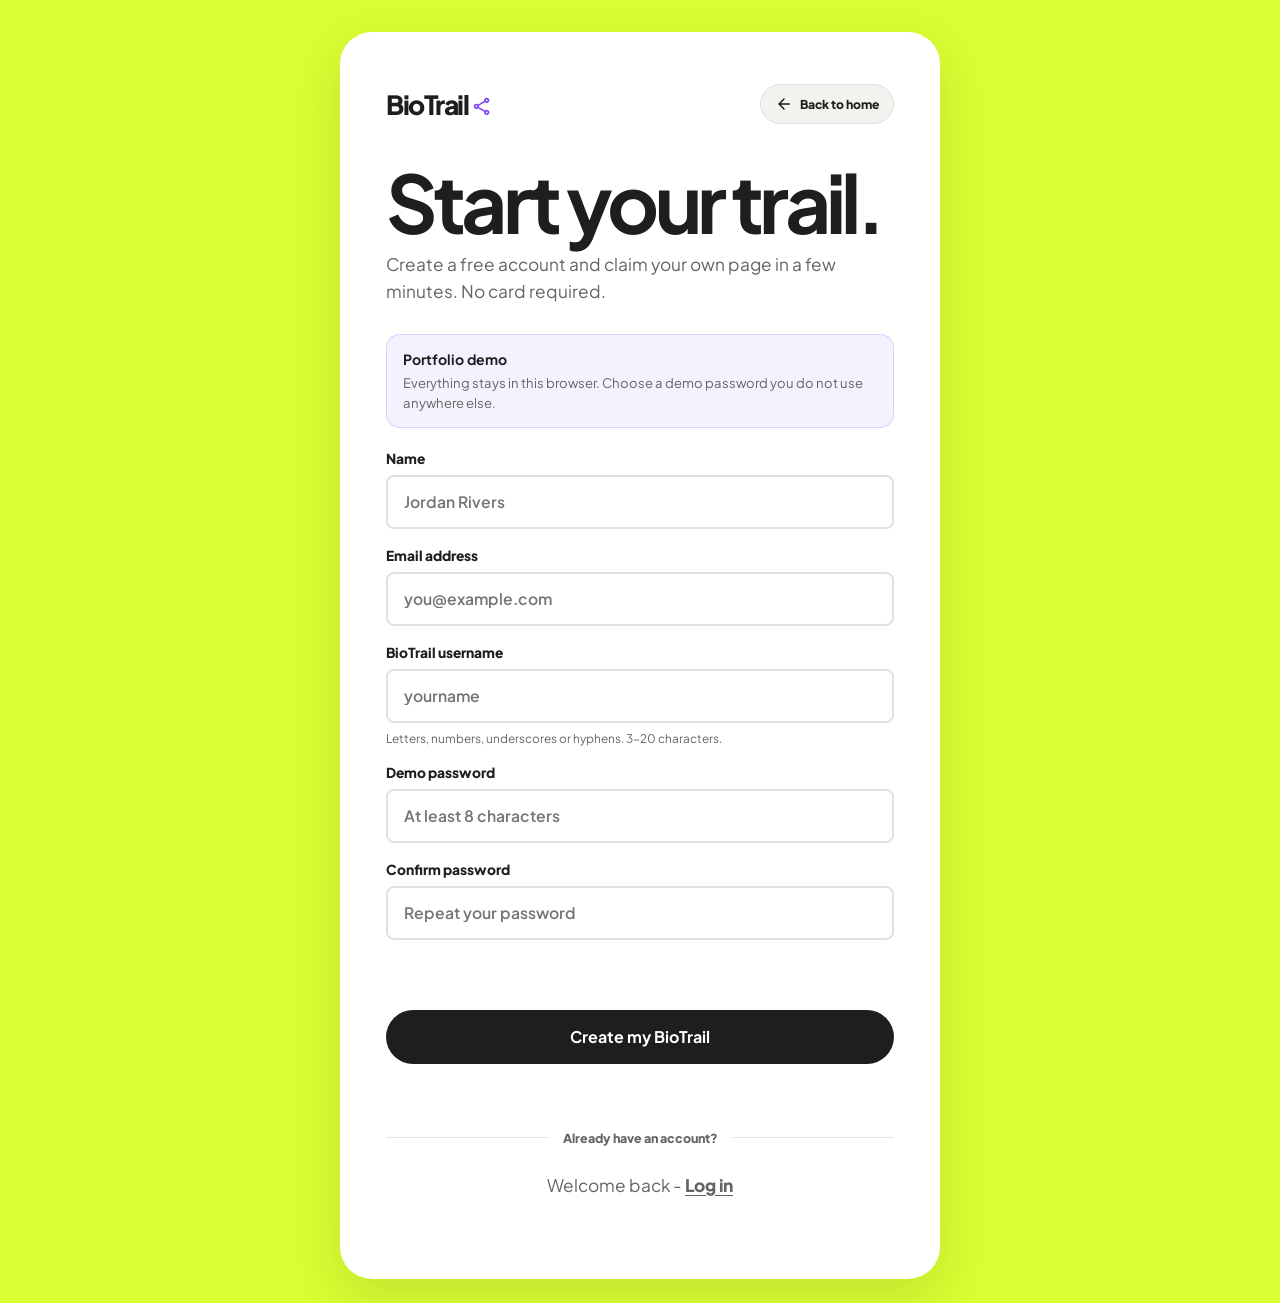
<file: view/signup.html>
<!DOCTYPE html>
<html lang="en">
<head>
    <!-- Page metadata, fonts and stylesheet -->
    <meta charset="UTF-8">
    <meta name="viewport" content="width=device-width, initial-scale=1.0, viewport-fit=cover">
    <meta name="description" content="Create your free BioTrail account and claim your link-in-bio page in minutes.">
    <title>Sign up | BioTrail</title>
    <link rel="preconnect" href="https://fonts.googleapis.com">
    <link rel="preconnect" href="https://fonts.gstatic.com" crossorigin>
    <link href="https://fonts.googleapis.com/css2?family=Plus+Jakarta+Sans:wght@400;500;600;700;800&amp;display=swap" rel="stylesheet">
    <link rel="stylesheet" href="../assets/css/style.css?v=66">
</head>
<body class="coming-page">
    <!-- Signup page content -->
    <main class="coming-card auth-card">
        <div class="auth-card-nav">
            <a class="brand" href="../index.html">BioTrail<svg class="material-icon brand-mark" viewBox="0 -960 960 960" aria-hidden="true" focusable="false"><path d="M680-80q-50 0-85-35t-35-85q0-6 3-28L282-392q-16 15-37 23.5t-45 8.5q-50 0-85-35t-35-85q0-50 35-85t85-35q24 0 45 8.5t37 23.5l281-164q-2-7-2.5-13.5T560-760q0-50 35-85t85-35q50 0 85 35t35 85q0 50-35 85t-85 35q-24 0-45-8.5T598-672L317-508q2 7 2.5 13.5t.5 14.5q0 8-.5 14.5T317-452l281 164q16-15 37-23.5t45-8.5q50 0 85 35t35 85q0 50-35 85t-85 35Zm0-80q17 0 28.5-11.5T720-200q0-17-11.5-28.5T680-240q-17 0-28.5 11.5T640-200q0 17 11.5 28.5T680-160ZM200-440q17 0 28.5-11.5T240-480q0-17-11.5-28.5T200-520q-17 0-28.5 11.5T160-480q0 17 11.5 28.5T200-440Zm508.5-291.5Q720-743 720-760t-11.5-28.5Q697-800 680-800t-28.5 11.5Q640-777 640-760t11.5 28.5Q663-720 680-720t28.5-11.5ZM680-200ZM200-480Zm480-280Z"/></svg></a>
            <a class="auth-back" href="../index.html" aria-label="Back to the BioTrail home page">
                <svg class="material-icon" viewBox="0 -960 960 960" aria-hidden="true" focusable="false"><path d="m313-440 196 196q12 12 11.5 28T508-188q-12 11-28 11.5T452-188L188-452q-6-6-8.5-13t-2.5-15q0-8 2.5-15t8.5-13l264-264q11-11 27.5-11t28.5 11q12 12 12 28.5T508-715L313-520h447q17 0 28.5 11.5T800-480q0 17-11.5 28.5T760-440H313Z"/></svg>
                Back to home
            </a>
        </div>
        <h1>Start your trail.</h1>
        <p class="auth-sub">Create a free account and claim your own page in a few minutes. No card required.</p>

        <aside class="auth-demo-note">
            <strong>Portfolio demo</strong>
            <span>Everything stays in this browser. Choose a demo password you do not use anywhere else.</span>
        </aside>

        <form id="signup-form" novalidate>
            <div class="form-field">
                <label for="signup-name">Name</label>
                <input id="signup-name" name="name" type="text" placeholder="Jordan Rivers" autocomplete="name" required>
            </div>
            <div class="form-field">
                <label for="signup-email">Email address</label>
                <input id="signup-email" name="email" type="email" placeholder="you@example.com" autocomplete="email" required>
            </div>
            <div class="form-field">
                <label for="signup-username">BioTrail username</label>
                <input id="signup-username" name="username" type="text" placeholder="yourname" pattern="[a-z0-9_-]{3,20}" autocomplete="off" required>
                <span class="form-hint">Letters, numbers, underscores or hyphens. 3-20 characters.</span>
            </div>
            <div class="form-field">
                <label for="signup-password">Demo password</label>
                <input id="signup-password" name="password" type="password" placeholder="At least 8 characters" autocomplete="new-password" required minlength="8">
            </div>
            <div class="form-field">
                <label for="signup-confirm">Confirm password</label>
                <input id="signup-confirm" name="confirm" type="password" placeholder="Repeat your password" autocomplete="new-password" required>
            </div>

            <p class="auth-message" id="template-notice" aria-live="polite"></p>

            <div class="auth-actions">
                <button class="button button-dark" type="submit">Create my BioTrail</button>
            </div>
            <p class="auth-message" id="auth-message" aria-live="polite"></p>
        </form>

        <div class="auth-divider">Already have an account?</div>
        <p class="auth-alt">Welcome back - <a href="login.html">Log in</a></p>
    </main>

    <!-- Subpage interactions -->
    <script src="../assets/js/icon-paths.js"></script>
    <script src="../assets/js/pages.js?v=49"></script>
<script src="../assets/js/session.js?v=50"></script>
</body>
</html>
</file>
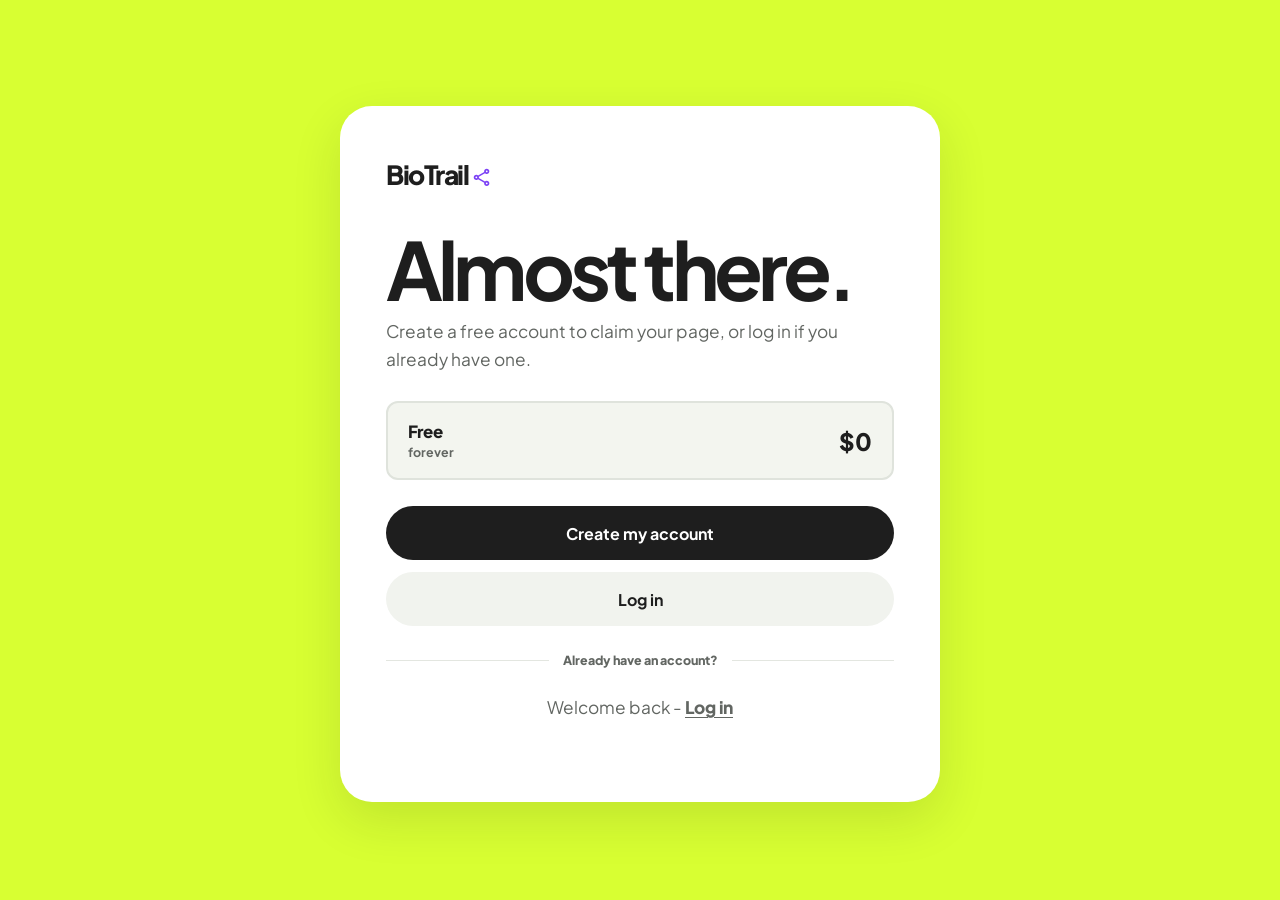
<file: view/start.html>
<!DOCTYPE html>
<html lang="en">
<head>
    <!-- Page metadata, fonts and stylesheet -->
    <meta charset="UTF-8">
    <meta name="viewport" content="width=device-width, initial-scale=1.0, viewport-fit=cover">
    <meta name="description" content="Create your BioTrail account or log in to finish claiming your page.">
    <title>Get started | BioTrail</title>
    <link rel="preconnect" href="https://fonts.googleapis.com">
    <link rel="preconnect" href="https://fonts.gstatic.com" crossorigin>
    <link href="https://fonts.googleapis.com/css2?family=Plus+Jakarta+Sans:wght@400;500;600;700;800&amp;display=swap" rel="stylesheet">
    <link rel="stylesheet" href="../assets/css/style.css?v=66">
</head>
<body class="coming-page">
    <!-- Account choice page for a selected plan -->
    <main class="coming-card auth-card">
        <a class="brand" href="../index.html">BioTrail<svg class="material-icon brand-mark" viewBox="0 -960 960 960" aria-hidden="true" focusable="false"><path d="M680-80q-50 0-85-35t-35-85q0-6 3-28L282-392q-16 15-37 23.5t-45 8.5q-50 0-85-35t-35-85q0-50 35-85t85-35q24 0 45 8.5t37 23.5l281-164q-2-7-2.5-13.5T560-760q0-50 35-85t85-35q50 0 85 35t35 85q0 50-35 85t-85 35q-24 0-45-8.5T598-672L317-508q2 7 2.5 13.5t.5 14.5q0 8-.5 14.5T317-452l281 164q16-15 37-23.5t45-8.5q50 0 85 35t35 85q0 50-35 85t-85 35Zm0-80q17 0 28.5-11.5T720-200q0-17-11.5-28.5T680-240q-17 0-28.5 11.5T640-200q0 17 11.5 28.5T680-160ZM200-440q17 0 28.5-11.5T240-480q0-17-11.5-28.5T200-520q-17 0-28.5 11.5T160-480q0 17 11.5 28.5T200-440Zm508.5-291.5Q720-743 720-760t-11.5-28.5Q697-800 680-800t-28.5 11.5Q640-777 640-760t11.5 28.5Q663-720 680-720t28.5-11.5ZM680-200ZM200-480Zm480-280Z"/></svg></a>
        <h1 id="start-heading">Almost there.</h1>
        <p class="auth-sub" id="start-sub">Create a free account to claim your page, or log in if you already have one.</p>

        <div class="start-plan" id="start-plan">
            <div class="start-plan-meta">
                <strong id="start-plan-name">Free</strong>
                <small id="start-plan-billing">forever</small>
            </div>
            <span class="start-plan-price" id="start-plan-price">$0</span>
        </div>

        <div class="start-actions">
            <a class="button button-dark" id="start-signup" href="signup.html">Create my account</a>
            <a class="button button-light" id="start-login" href="login.html">Log in</a>
        </div>

        <div class="auth-divider">Already have an account?</div>
        <p class="auth-alt">Welcome back - <a id="start-login-alt" href="login.html">Log in</a></p>
    </main>

    <!-- Subpage interactions -->
    <script src="../assets/js/icon-paths.js"></script>
    <script src="../assets/js/pages.js?v=49"></script>
    <script src="../assets/js/session.js?v=50"></script>
    <script>
        (function () {
            var plans = {
                free: { name: "Free", monthly: "$0", annual: "$0", unit: "forever" },
                starter: { name: "Starter", monthly: "$5", annual: "$3.50", unit: "per month" },
                pro: { name: "Pro", monthly: "$9", annual: "$6", unit: "per month" }
            };

            var params = new URLSearchParams(window.location.search);
            var planKey = (params.get("plan") || "free").toLowerCase();
            var billing = params.get("billing") === "monthly" ? "monthly" : "annual";
            var plan = plans[planKey] || plans.free;
            var query = "?plan=" + encodeURIComponent(planKey) + "&billing=" + encodeURIComponent(billing);

            document.getElementById("start-plan-name").textContent = plan.name;
            document.getElementById("start-plan-billing").textContent = plan.unit;
            document.getElementById("start-plan-price").textContent = billing === "monthly" ? plan.monthly : plan.annual;

            if (planKey !== "free") {
                document.getElementById("start-heading").textContent = "Claim your " + plan.name + " plan.";
                document.getElementById("start-sub").textContent = "Create an account to finish your upgrade, or log in if you already have one.";
                document.getElementById("start-signup").textContent = "Create account and continue";
            }

            document.getElementById("start-signup").setAttribute("href", "signup.html" + query);
            document.getElementById("start-login").setAttribute("href", "login.html" + query);
            document.getElementById("start-login-alt").setAttribute("href", "login.html" + query);

            // A signed-in visitor should go straight to checkout.
            try {
                var session = localStorage.getItem("biotrail_session");
                var active = session === "active" || (session === null && localStorage.getItem("biotrail_profile"));
                if (active && planKey !== "free") {
                    window.location.replace("../app/payment.html" + query);
                }
            } catch (error) {
                /* ignore */
            }
        })();
    </script>
</body>
</html>
</file>
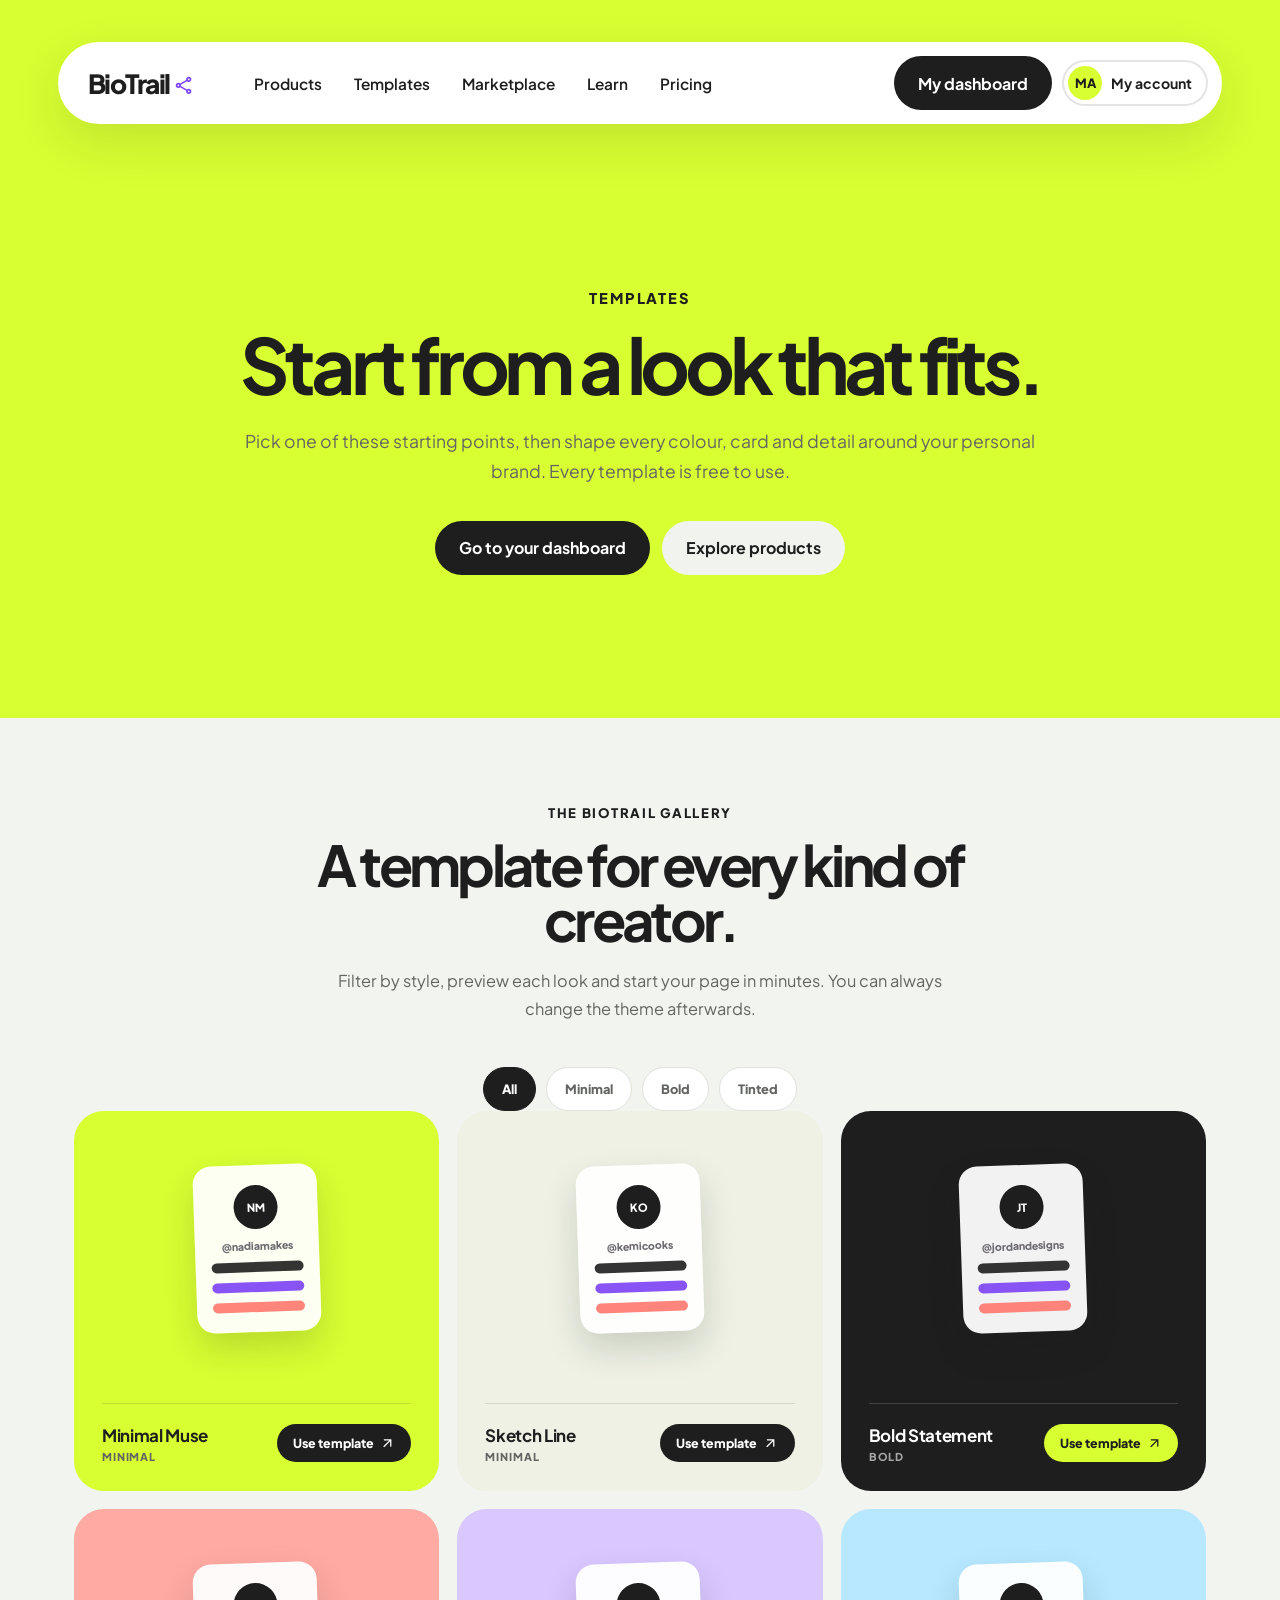
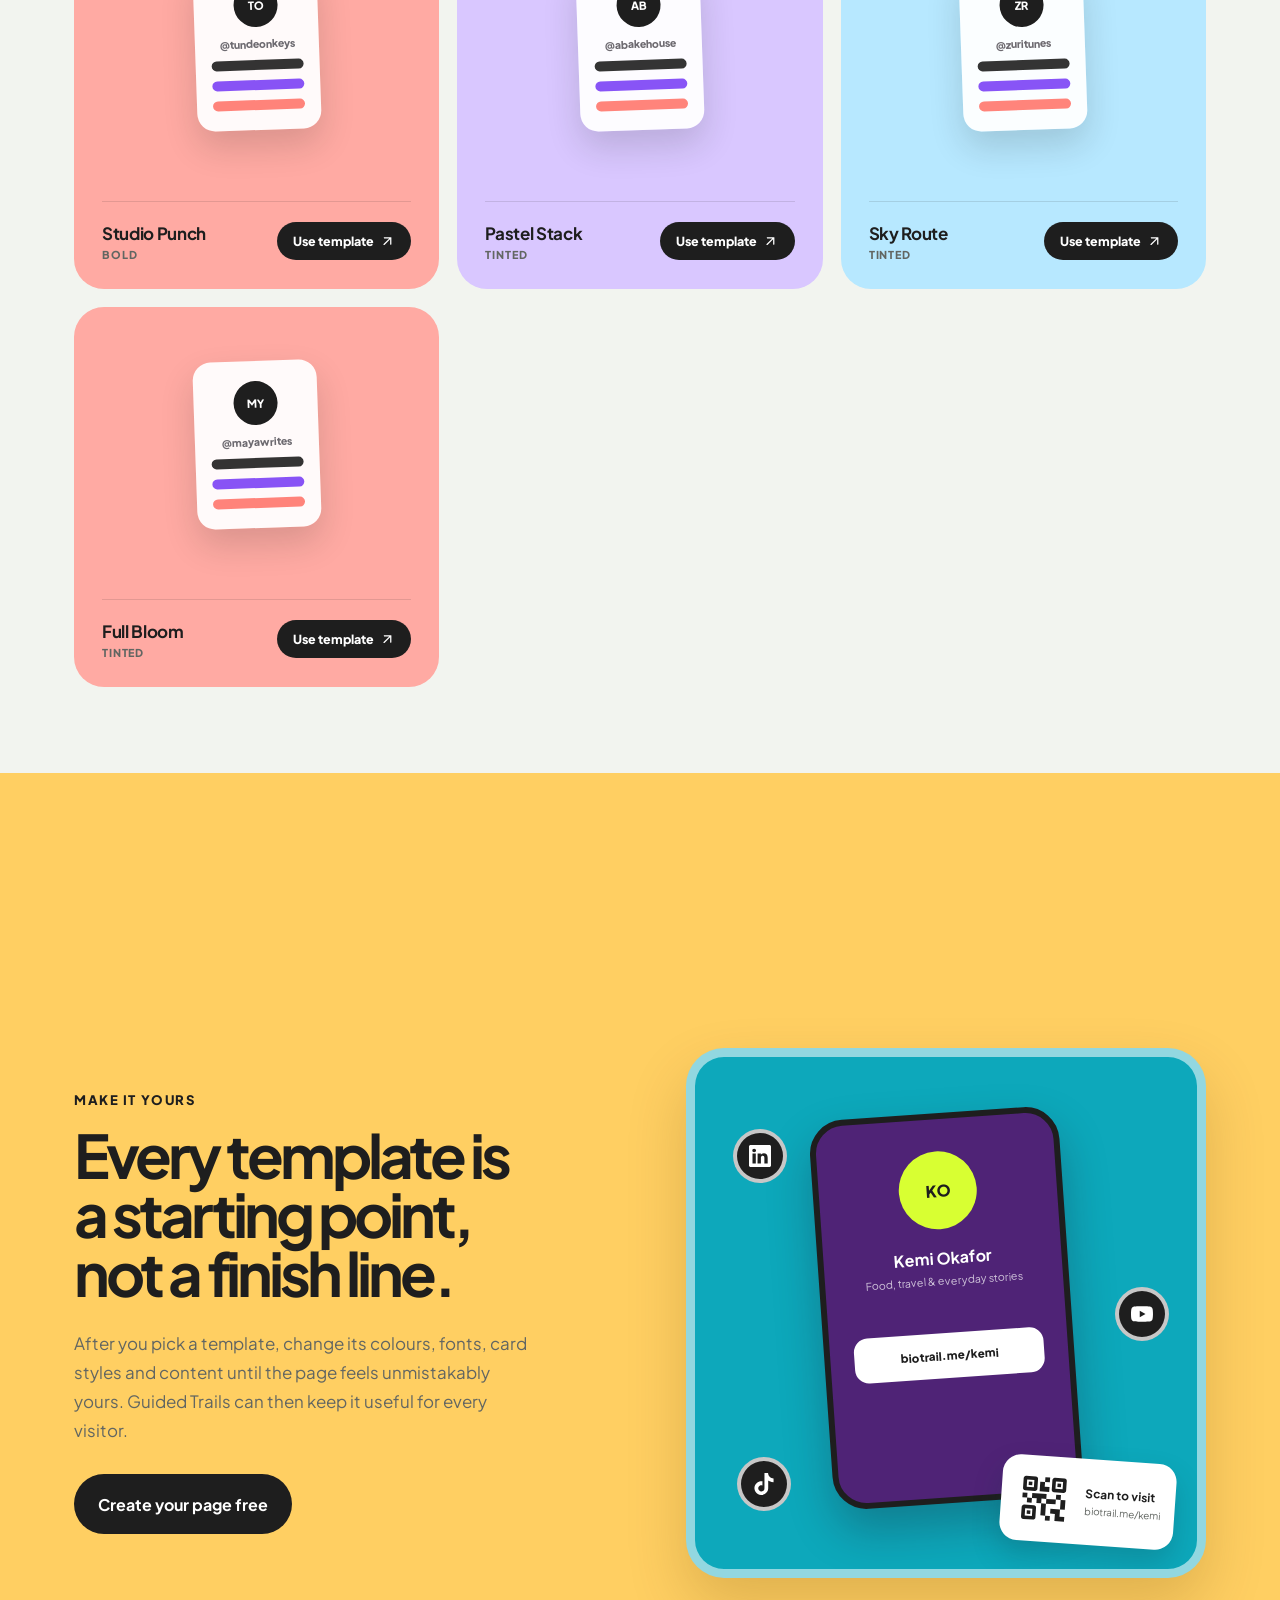
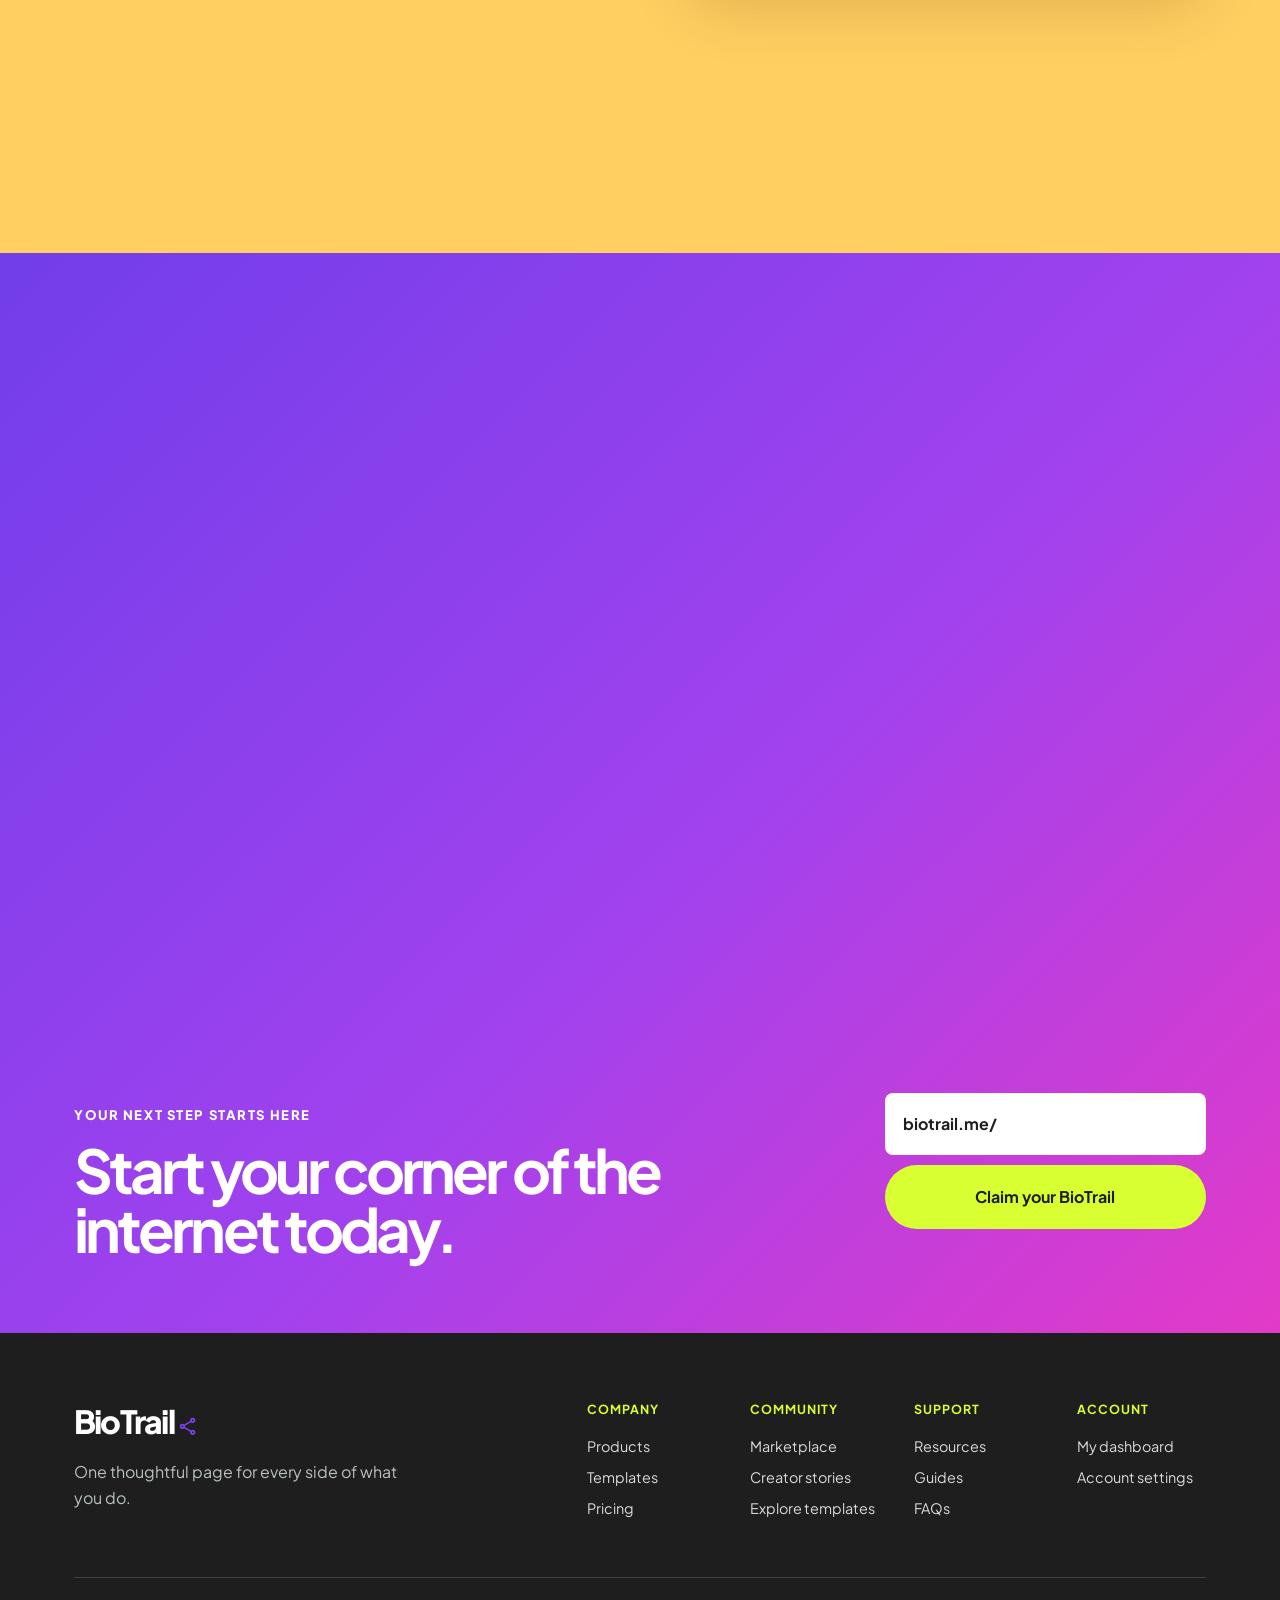
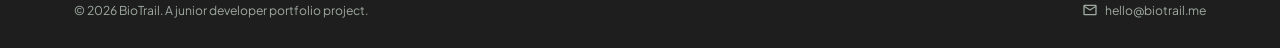
<file: view/templates.html>
<!DOCTYPE html>
<html lang="en">
<head>
    <!-- Page metadata, fonts and stylesheet -->
    <meta charset="UTF-8">
    <meta name="viewport" content="width=device-width, initial-scale=1.0, viewport-fit=cover">
    <meta name="description" content="Browse BioTrail templates for creators, businesses, artists and professionals, then start your page in minutes.">
    <title>Templates | BioTrail</title>
    <link rel="preconnect" href="https://fonts.googleapis.com">
    <link rel="preconnect" href="https://fonts.gstatic.com" crossorigin>
    <link href="https://fonts.googleapis.com/css2?family=Plus+Jakarta+Sans:wght@400;500;600;700;800&amp;display=swap" rel="stylesheet">
    <link rel="stylesheet" href="../assets/css/style.css?v=66">
</head>
<body>
    <div class="home-shell">
        <!-- Header and main navigation -->
        <header class="site-header">
            <nav class="navbar" aria-label="Main navigation">
                <a class="brand" href="../index.html" aria-label="BioTrail home">
                    BioTrail<svg class="material-icon brand-mark" viewBox="0 -960 960 960" aria-hidden="true" focusable="false"><path d="M680-80q-50 0-85-35t-35-85q0-6 3-28L282-392q-16 15-37 23.5t-45 8.5q-50 0-85-35t-35-85q0-50 35-85t85-35q24 0 45 8.5t37 23.5l281-164q-2-7-2.5-13.5T560-760q0-50 35-85t85-35q50 0 85 35t35 85q0 50-35 85t-85 35q-24 0-45-8.5T598-672L317-508q2 7 2.5 13.5t.5 14.5q0 8-.5 14.5T317-452l281 164q16-15 37-23.5t45-8.5q50 0 85 35t35 85q0 50-35 85t-85 35Zm0-80q17 0 28.5-11.5T720-200q0-17-11.5-28.5T680-240q-17 0-28.5 11.5T640-200q0 17 11.5 28.5T680-160ZM200-440q17 0 28.5-11.5T240-480q0-17-11.5-28.5T200-520q-17 0-28.5 11.5T160-480q0 17 11.5 28.5T200-440Zm508.5-291.5Q720-743 720-760t-11.5-28.5Q697-800 680-800t-28.5 11.5Q640-777 640-760t11.5 28.5Q663-720 680-720t28.5-11.5ZM680-200ZM200-480Zm480-280Z"/></svg>
                </a>

                <button class="menu-toggle" id="menu-toggle" type="button" aria-expanded="false" aria-controls="nav-menu">
                    <svg class="material-icon" viewBox="0 -960 960 960" aria-hidden="true" focusable="false"><path d="M160-240q-17 0-28.5-11.5T120-280q0-17 11.5-28.5T160-320h640q17 0 28.5 11.5T840-280q0 17-11.5 28.5T800-240H160Zm0-200q-17 0-28.5-11.5T120-480q0-17 11.5-28.5T160-520h640q17 0 28.5 11.5T840-480q0 17-11.5 28.5T800-440H160Zm0-200q-17 0-28.5-11.5T120-680q0-17 11.5-28.5T160-720h640q17 0 28.5 11.5T840-680q0 17-11.5 28.5T800-640H160Z"/></svg>
                    <span class="sr-only">Open navigation</span>
                </button>

                <div class="nav-menu" id="nav-menu">
                    <ul class="nav-links">
                        <li class="nav-dropdown">
                            <button class="nav-link dropdown-toggle" type="button" aria-expanded="false" aria-controls="products-menu">
                                Products
                            </button>
                            <div class="dropdown-menu" id="products-menu">
                                <a href="products.html#link-page">
                                    <strong>Link page</strong>
                                    <span>Bring your content together.</span>
                                </a>
                                <a href="products.html#creator-store">
                                    <strong>Creator store</strong>
                                    <span>Showcase offers and downloads.</span>
                                </a>
                                <a href="products.html#insights">
                                    <strong>Audience insights</strong>
                                    <span>Learn what visitors explore.</span>
                                </a>
                            </div>
                        </li>

                        <li class="nav-dropdown">
                            <button class="nav-link dropdown-toggle" type="button" aria-expanded="false" aria-controls="templates-menu">
                                Templates
                            </button>
                            <div class="dropdown-menu" id="templates-menu">
                                <a href="templates.html#gallery">
                                    <strong>Template gallery</strong>
                                    <span>Every ready-made look at a glance.</span>
                                </a>
                                <a href="templates.html#how-it-works">
                                    <strong>Make it yours</strong>
                                    <span>Preview and customize in minutes.</span>
                                </a>
                                <a href="templates.html#template-grid">
                                    <strong>Start from a look</strong>
                                    <span>Browse the full gallery of cards.</span>
                                </a>
                            </div>
                        </li>

                        <li class="nav-dropdown">
                            <button class="nav-link dropdown-toggle" type="button" aria-expanded="false" aria-controls="marketplace-menu">
                                Marketplace
                            </button>
                            <div class="dropdown-menu" id="marketplace-menu">
                                <a href="marketplace.html#all">
                                    <strong>Explore the marketplace</strong>
                                    <span>Fresh finds from the community.</span>
                                </a>
                                <a href="marketplace.html#sell">
                                    <strong>Sell your things</strong>
                                    <span>Turn what you make into what you earn.</span>
                                </a>
                            </div>
                        </li>

                        <li class="nav-dropdown">
                            <button class="nav-link dropdown-toggle" type="button" aria-expanded="false" aria-controls="learn-menu">
                                Learn
                            </button>
                            <div class="dropdown-menu" id="learn-menu">
                                <a href="learn.html#resources">
                                    <strong>Resources</strong>
                                    <span>Ideas for a stronger profile.</span>
                                </a>
                                <a href="learn.html#guides">
                                    <strong>Guides</strong>
                                    <span>Simple step-by-step lessons.</span>
                                </a>
                                <a href="learn.html#stories">
                                    <strong>Creator stories</strong>
                                    <span>See how people use BioTrail.</span>
                                </a>
                            </div>
                        </li>

                        <li><a class="nav-link" href="pricing.html">Pricing</a></li>
                    </ul>

                    <div class="nav-actions">
                        <a class="button button-light" href="login.html">Log in</a>
                        <a class="button button-dark" href="signup.html">Sign up free</a>
                    </div>
                </div>
            </nav>
        </header>

        <!-- Templates page content -->
        <main>
            <!-- Page hero -->
            <section class="page-hero">
                <div class="page-hero-inner">
                    <p class="eyebrow">Templates</p>
                    <h1>Start from a look that fits.</h1>
                    <p>Pick one of these starting points, then shape every colour, card and detail around your personal brand. Every template is free to use.</p>
                    <div class="page-actions">
                        <a class="button button-dark" href="signup.html">Start with a template</a>
                        <a class="button button-light" href="products.html">Explore products</a>
                    </div>
                </div>
            </section>

            <!-- Template gallery -->
            <section class="content-band band-soft" id="gallery">
                <div class="band-heading centered">
                    <p class="section-kicker">The BioTrail gallery</p>
                    <h2>A template for every kind of creator.</h2>
                    <p>Filter by style, preview each look and start your page in minutes. You can always change the theme afterwards.</p>
                </div>

                <div class="filter-tabs centered" data-target="#template-grid" role="group" aria-label="Filter templates by style">
                    <button class="filter-tab is-active" type="button" data-filter="all" aria-pressed="true">All</button>
                    <button class="filter-tab" type="button" data-filter="minimal" aria-pressed="false">Minimal</button>
                    <button class="filter-tab" type="button" data-filter="bold" aria-pressed="false">Bold</button>
                    <button class="filter-tab" type="button" data-filter="tinted" aria-pressed="false">Tinted</button>
                </div>

                <div class="card-grid" id="template-grid">
                    <article class="template-card tpl-lime" data-category="minimal">
                        <div class="template-preview" aria-hidden="true">
                            <span class="tp-avatar">NM</span>
                            <span class="tp-handle">@nadiamakes</span>
                            <span class="tp-bar"></span>
                            <span class="tp-bar"></span>
                            <span class="tp-bar"></span>
                        </div>
                        <div class="template-meta">
                            <div>
                                <strong>Minimal Muse</strong>
                                <small>Minimal</small>
                            </div>
                            <a class="template-use" href="signup.html?template=minimal-muse">Use template <svg class="material-icon" viewBox="0 -960 960 960" aria-hidden="true" focusable="false"><path d="M640-624 284-268q-11 11-28 11t-28-11q-11-11-11-28t11-28l356-356H280q-17 0-28.5-11.5T240-720q0-17 11.5-28.5T280-760h400q17 0 28.5 11.5T720-720v400q0 17-11.5 28.5T680-280q-17 0-28.5-11.5T640-320v-304Z"/></svg></a>
                        </div>
                    </article>

                    <article class="template-card tpl-paper" data-category="minimal">
                        <div class="template-preview" aria-hidden="true">
                            <span class="tp-avatar">KO</span>
                            <span class="tp-handle">@kemicooks</span>
                            <span class="tp-bar"></span>
                            <span class="tp-bar"></span>
                            <span class="tp-bar"></span>
                        </div>
                        <div class="template-meta">
                            <div>
                                <strong>Sketch Line</strong>
                                <small>Minimal</small>
                            </div>
                            <a class="template-use" href="signup.html?template=sketch-line">Use template <svg class="material-icon" viewBox="0 -960 960 960" aria-hidden="true" focusable="false"><path d="M640-624 284-268q-11 11-28 11t-28-11q-11-11-11-28t11-28l356-356H280q-17 0-28.5-11.5T240-720q0-17 11.5-28.5T280-760h400q17 0 28.5 11.5T720-720v400q0 17-11.5 28.5T680-280q-17 0-28.5-11.5T640-320v-304Z"/></svg></a>
                        </div>
                    </article>

                    <article class="template-card tpl-ink" data-category="bold">
                        <div class="template-preview" aria-hidden="true">
                            <span class="tp-avatar">JT</span>
                            <span class="tp-handle">@jordandesigns</span>
                            <span class="tp-bar"></span>
                            <span class="tp-bar"></span>
                            <span class="tp-bar"></span>
                        </div>
                        <div class="template-meta">
                            <div>
                                <strong>Bold Statement</strong>
                                <small>Bold</small>
                            </div>
                            <a class="template-use" href="signup.html?template=bold-statement">Use template <svg class="material-icon" viewBox="0 -960 960 960" aria-hidden="true" focusable="false"><path d="M640-624 284-268q-11 11-28 11t-28-11q-11-11-11-28t11-28l356-356H280q-17 0-28.5-11.5T240-720q0-17 11.5-28.5T280-760h400q17 0 28.5 11.5T720-720v400q0 17-11.5 28.5T680-280q-17 0-28.5-11.5T640-320v-304Z"/></svg></a>
                        </div>
                    </article>

                    <article class="template-card tpl-coral" data-category="bold">
                        <div class="template-preview" aria-hidden="true">
                            <span class="tp-avatar">TO</span>
                            <span class="tp-handle">@tundeonkeys</span>
                            <span class="tp-bar"></span>
                            <span class="tp-bar"></span>
                            <span class="tp-bar"></span>
                        </div>
                        <div class="template-meta">
                            <div>
                                <strong>Studio Punch</strong>
                                <small>Bold</small>
                            </div>
                            <a class="template-use" href="signup.html?template=studio-punch">Use template <svg class="material-icon" viewBox="0 -960 960 960" aria-hidden="true" focusable="false"><path d="M640-624 284-268q-11 11-28 11t-28-11q-11-11-11-28t11-28l356-356H280q-17 0-28.5-11.5T240-720q0-17 11.5-28.5T280-760h400q17 0 28.5 11.5T720-720v400q0 17-11.5 28.5T680-280q-17 0-28.5-11.5T640-320v-304Z"/></svg></a>
                        </div>
                    </article>

                    <article class="template-card tpl-purple" data-category="tinted">
                        <div class="template-preview" aria-hidden="true">
                            <span class="tp-avatar">AB</span>
                            <span class="tp-handle">@abakehouse</span>
                            <span class="tp-bar"></span>
                            <span class="tp-bar"></span>
                            <span class="tp-bar"></span>
                        </div>
                        <div class="template-meta">
                            <div>
                                <strong>Pastel Stack</strong>
                                <small>Tinted</small>
                            </div>
                            <a class="template-use" href="signup.html?template=pastel-stack">Use template <svg class="material-icon" viewBox="0 -960 960 960" aria-hidden="true" focusable="false"><path d="M640-624 284-268q-11 11-28 11t-28-11q-11-11-11-28t11-28l356-356H280q-17 0-28.5-11.5T240-720q0-17 11.5-28.5T280-760h400q17 0 28.5 11.5T720-720v400q0 17-11.5 28.5T680-280q-17 0-28.5-11.5T640-320v-304Z"/></svg></a>
                        </div>
                    </article>

                    <article class="template-card tpl-blue" data-category="tinted">
                        <div class="template-preview" aria-hidden="true">
                            <span class="tp-avatar">ZR</span>
                            <span class="tp-handle">@zuritunes</span>
                            <span class="tp-bar"></span>
                            <span class="tp-bar"></span>
                            <span class="tp-bar"></span>
                        </div>
                        <div class="template-meta">
                            <div>
                                <strong>Sky Route</strong>
                                <small>Tinted</small>
                            </div>
                            <a class="template-use" href="signup.html?template=sky-route">Use template <svg class="material-icon" viewBox="0 -960 960 960" aria-hidden="true" focusable="false"><path d="M640-624 284-268q-11 11-28 11t-28-11q-11-11-11-28t11-28l356-356H280q-17 0-28.5-11.5T240-720q0-17 11.5-28.5T280-760h400q17 0 28.5 11.5T720-720v400q0 17-11.5 28.5T680-280q-17 0-28.5-11.5T640-320v-304Z"/></svg></a>
                        </div>
                    </article>

                    <article class="template-card tpl-coral" data-category="tinted">
                        <div class="template-preview" aria-hidden="true">
                            <span class="tp-avatar">MY</span>
                            <span class="tp-handle">@mayawrites</span>
                            <span class="tp-bar"></span>
                            <span class="tp-bar"></span>
                            <span class="tp-bar"></span>
                        </div>
                        <div class="template-meta">
                            <div>
                                <strong>Full Bloom</strong>
                                <small>Tinted</small>
                            </div>
                            <a class="template-use" href="signup.html?template=full-bloom">Use template <svg class="material-icon" viewBox="0 -960 960 960" aria-hidden="true" focusable="false"><path d="M640-624 284-268q-11 11-28 11t-28-11q-11-11-11-28t11-28l356-356H280q-17 0-28.5-11.5T240-720q0-17 11.5-28.5T280-760h400q17 0 28.5 11.5T720-720v400q0 17-11.5 28.5T680-280q-17 0-28.5-11.5T640-320v-304Z"/></svg></a>
                        </div>
                    </article>
                </div>
            </section>

            <!-- How templates work -->
            <section class="feature-section share-section" id="how-it-works">
                <div class="section-copy">
                    <p class="section-kicker">Make it yours</p>
                    <h2>Every template is a starting point, not a finish line.</h2>
                    <p>After you pick a template, change its colours, fonts, card styles and content until the page feels unmistakably yours. Guided Trails can then keep it useful for every visitor.</p>
                    <a class="button section-button" href="signup.html">Create your page free</a>
                </div>

                <div class="share-demo" aria-label="Example of a template applied to a BioTrail page">
                    <div class="share-profile-card">
                        <div class="share-avatar">KO</div>
                        <strong>Kemi Okafor</strong>
                        <small>Food, travel &amp; everyday stories</small>
                        <span>biotrail.me/kemi</span>
                    </div>
                    <div class="qr-card">
                        <svg class="material-icon" viewBox="0 -960 960 960" aria-hidden="true" focusable="false"><path d="M520-120v-80h80v80h-80Zm-80-80v-200h80v200h-80Zm320-120v-160h80v160h-80Zm-80-160v-80h80v80h-80Zm-480 80v-80h80v80h-80Zm-80-80v-80h80v80h-80Zm360-280v-80h80v80h-80ZM180-660h120v-120H180v120Zm-60 20v-160q0-17 11.5-28.5T160-840h160q17 0 28.5 11.5T360-800v160q0 17-11.5 28.5T320-600H160q-17 0-28.5-11.5T120-640Zm60 460h120v-120H180v120Zm-60 20v-160q0-17 11.5-28.5T160-360h160q17 0 28.5 11.5T360-320v160q0 17-11.5 28.5T320-120H160q-17 0-28.5-11.5T120-160Zm540-500h120v-120H660v120Zm-60 20v-160q0-17 11.5-28.5T640-840h160q17 0 28.5 11.5T840-800v160q0 17-11.5 28.5T800-600H640q-17 0-28.5-11.5T600-640Zm80 520v-120h-80v-80h160v120h80v80H680ZM520-400v-80h160v80H520Zm-160 0v-80h-80v-80h240v80h-80v80h-80Zm40-200v-160h80v80h80v80H400Zm-190-90v-60h60v60h-60Zm0 480v-60h60v60h-60Zm480-480v-60h60v60h-60Z"/></svg>
                        <div>
                            <strong>Scan to visit</strong>
                            <small>biotrail.me/kemi</small>
                        </div>
                    </div>
                    <div class="platform-bubbles" aria-hidden="true">
                        <span><svg class="brand-icon" viewBox="0 0 16 16" focusable="false"><path d="M0 1.146C0 .513.526 0 1.175 0h13.65C15.474 0 16 .513 16 1.146v13.708C16 15.487 15.474 16 14.825 16H1.175C.526 16 0 15.487 0 14.854zm4.943 12.248V6.169H2.542v7.225zm-1.2-8.212c.837 0 1.358-.554 1.358-1.248-.015-.709-.52-1.248-1.342-1.248S2.4 3.226 2.4 3.934c0 .694.521 1.248 1.327 1.248zm4.908 8.212V9.359c0-.216.016-.432.08-.586.173-.431.568-.878 1.232-.878.869 0 1.216.662 1.216 1.634v3.865h2.401V9.25c0-2.22-1.184-3.252-2.764-3.252-1.274 0-1.845.7-2.165 1.193v.025h-.016l.016-.025V6.169h-2.4c.03.678 0 7.225 0 7.225z"/></svg></span>
                        <span><svg class="brand-icon" viewBox="0 0 24 24" focusable="false"><path d="M23.498 6.186a3.016 3.016 0 0 0-2.122-2.136C19.505 3.545 12 3.545 12 3.545s-7.505 0-9.377.505A3.017 3.017 0 0 0 .502 6.186C0 8.07 0 12 0 12s0 3.93.502 5.814a3.016 3.016 0 0 0 2.122 2.136c1.871.505 9.376.505 9.376.505s7.505 0 9.377-.505a3.015 3.015 0 0 0 2.122-2.136C24 15.93 24 12 24 12s0-3.93-.502-5.814zM9.545 15.568V8.432L15.818 12l-6.273 3.568z"/></svg></span>
                        <span><svg class="brand-icon" viewBox="0 0 24 24" focusable="false"><path d="M12.525.02c1.31-.02 2.61-.01 3.91-.02.08 1.53.63 3.09 1.75 4.17 1.12 1.11 2.7 1.62 4.24 1.79v4.03c-1.44-.05-2.89-.35-4.2-.97-.57-.26-1.1-.59-1.62-.93-.01 2.92.01 5.84-.02 8.75-.08 1.4-.54 2.79-1.35 3.94-1.31 1.92-3.58 3.17-5.91 3.21-1.43.08-2.86-.31-4.08-1.03-2.02-1.19-3.44-3.37-3.65-5.71-.02-.5-.03-1-.01-1.49.18-1.9 1.12-3.72 2.58-4.96 1.66-1.44 3.98-2.13 6.15-1.72.02 1.48-.04 2.96-.04 4.44-.99-.32-2.15-.23-3.02.37-.63.41-1.11 1.04-1.36 1.75-.21.51-.15 1.07-.14 1.61.24 1.64 1.82 3.02 3.5 2.87 1.12-.01 2.19-.66 2.77-1.61.19-.33.4-.67.41-1.06.1-1.79.06-3.57.07-5.36.01-4.03-.01-8.05.02-12.07z"/></svg></span>
                    </div>
                </div>
            </section>

            <!-- Closing call-to-action -->
            <section class="closing-section">
                <div>
                    <p class="section-kicker">Your next step starts here</p>
                    <h2>Start your corner of the internet today.</h2>
                </div>
                <form class="closing-claim-form" id="closing-claim-form" novalidate>
                    <label for="closing-username">
                        <span>biotrail.me/</span>
                        <input id="closing-username" name="closing-username" type="text" placeholder="" autocomplete="off" aria-describedby="closing-claim-message">
                    </label>
                    <button class="button closing-button" type="submit">Claim your BioTrail</button>
                    <p id="closing-claim-message" aria-live="polite"></p>
                </form>
            </section>
        </main>

        <!-- Website footer -->
        <footer class="site-footer">
            <div class="footer-main">
                <div class="footer-intro">
                    <a class="brand footer-brand" href="../index.html">BioTrail<svg class="material-icon brand-mark" viewBox="0 -960 960 960" aria-hidden="true" focusable="false"><path d="M680-80q-50 0-85-35t-35-85q0-6 3-28L282-392q-16 15-37 23.5t-45 8.5q-50 0-85-35t-35-85q0-50 35-85t85-35q24 0 45 8.5t37 23.5l281-164q-2-7-2.5-13.5T560-760q0-50 35-85t85-35q50 0 85 35t35 85q0 50-35 85t-85 35q-24 0-45-8.5T598-672L317-508q2 7 2.5 13.5t.5 14.5q0 8-.5 14.5T317-452l281 164q16-15 37-23.5t45-8.5q50 0 85 35t35 85q0 50-35 85t-85 35Zm0-80q17 0 28.5-11.5T720-200q0-17-11.5-28.5T680-240q-17 0-28.5 11.5T640-200q0 17 11.5 28.5T680-160ZM200-440q17 0 28.5-11.5T240-480q0-17-11.5-28.5T200-520q-17 0-28.5 11.5T160-480q0 17 11.5 28.5T200-440Zm508.5-291.5Q720-743 720-760t-11.5-28.5Q697-800 680-800t-28.5 11.5Q640-777 640-760t11.5 28.5Q663-720 680-720t28.5-11.5ZM680-200ZM200-480Zm480-280Z"/></svg></a>
                    <p>One thoughtful page for every side of what you do.</p>
                </div>

                <div class="footer-links">
                    <div>
                        <strong>Company</strong>
                        <a href="products.html">Products</a>
                        <a href="templates.html">Templates</a>
                        <a href="pricing.html">Pricing</a>
                    </div>
                    <div>
                        <strong>Community</strong>
                        <a href="marketplace.html">Marketplace</a>
                        <a href="learn.html#stories">Creator stories</a>
                        <a href="templates.html">Explore templates</a>
                    </div>
                    <div>
                        <strong>Support</strong>
                        <a href="learn.html#resources">Resources</a>
                        <a href="learn.html#guides">Guides</a>
                        <a href="pricing.html#faq">FAQs</a>
                    </div>
                    <div>
                        <strong>Account</strong>
                        <a href="login.html">Log in</a>
                        <a href="signup.html">Sign up free</a>
                    </div>
                </div>
            </div>

            <div class="footer-bottom">
                <p>&copy; 2026 BioTrail. A junior developer portfolio project.</p>
                <a href="mailto:hello@biotrail.me"><svg class="material-icon" viewBox="0 -960 960 960" aria-hidden="true" focusable="false"><path d="M160-160q-33 0-56.5-23.5T80-240v-480q0-33 23.5-56.5T160-800h640q33 0 56.5 23.5T880-720v480q0 33-23.5 56.5T800-160H160Zm640-480L501-453q-5 3-10.5 4.5T480-447q-5 0-10.5-1.5T459-453L160-640v400h640v-400ZM480-520l320-200H160l320 200ZM160-640v10-59 1-32 32-.5 58.5-10 400-400Z"/></svg> hello@biotrail.me</a>
            </div>
        </footer>
    </div>

    <!-- Subpage interactions -->
    <script src="../assets/js/icon-paths.js"></script>
    <script src="../assets/js/pages.js?v=49"></script>
<script src="../assets/js/session.js?v=50"></script>
</body>
</html>
</file>
<file: assets/css/style.css>
/* Design tokens */
:root {
    --lime: #d8ff32;
    --lime-dark: #c6ed19;
    --ink: #1e1e1e;
    --ink-soft: #626662;
    --paper: #ffffff;
    --purple: #7c42f5;
    --coral: #ff776d;
    --shadow: 0 18px 50px rgba(24, 33, 27, 0.12);
}

/* Global reset and base elements */
* {
    box-sizing: border-box;
    margin: 0;
    padding: 0;
}

html {
    scroll-behavior: smooth;
}

body {
    min-width: 320px;
    overflow-x: hidden;
    color: var(--ink);
    background: var(--lime);
    font-family: "Plus Jakarta Sans", Arial, Helvetica, sans-serif;
}

.back-to-top {
    position: fixed;
    right: clamp(16px, 2.4vw, 30px);
    bottom: clamp(16px, 2.4vw, 30px);
    z-index: 38;
    display: inline-flex;
    align-items: center;
    gap: 8px;
    min-height: 48px;
    padding: 0 17px;
    color: var(--paper);
    background: var(--ink);
    border: 1px solid rgba(255, 255, 255, 0.16);
    border-radius: 999px;
    box-shadow: 0 12px 30px rgba(24, 33, 27, 0.24);
    cursor: pointer;
    font: inherit;
    font-size: 0.76rem;
    font-weight: 800;
    opacity: 0;
    visibility: hidden;
    pointer-events: none;
    transform: translateY(12px);
    transition: opacity 180ms ease, transform 180ms ease, visibility 180ms ease, background 180ms ease;
}

.back-to-top[hidden] {
    display: none;
}

.back-to-top.is-visible {
    opacity: 1;
    visibility: visible;
    pointer-events: auto;
    transform: translateY(0);
}

.back-to-top:hover,
.back-to-top:focus-visible {
    color: var(--ink);
    background: var(--lime);
    outline: 3px solid rgba(124, 66, 245, 0.28);
    outline-offset: 3px;
}

.back-to-top-icon {
    width: 19px;
    height: 19px;
    flex: 0 0 auto;
    fill: currentColor;
}

@media (max-width: 520px) {
    .back-to-top {
        width: 48px;
        padding: 0;
        justify-content: center;
    }

    .back-to-top span {
        display: none;
    }
}

@media (prefers-reduced-motion: reduce) {
    .back-to-top {
        transition: none;
    }
}

button,
input {
    font: inherit;
}

a {
    color: inherit;
    text-decoration: none;
}

button,
a,
input {
    -webkit-tap-highlight-color: transparent;
}

/* Accessibility helpers */
.sr-only {
    position: absolute;
    width: 1px;
    height: 1px;
    padding: 0;
    margin: -1px;
    overflow: hidden;
    clip: rect(0, 0, 0, 0);
    white-space: nowrap;
    border: 0;
}

/* Announcement bar */
.announcement {
    position: relative;
    display: flex;
    align-items: center;
    justify-content: center;
    min-height: 62px;
    padding: 14px 64px;
    color: var(--paper);
    background: linear-gradient(90deg, #7c42f5, #d900d4);
    font-size: 0.95rem;
}

.announcement[hidden] {
    display: none;
}

.announcement p {
    text-align: center;
}

.announcement p span {
    display: inline-block;
    margin-right: 10px;
    padding: 5px 9px;
    color: var(--ink);
    background: var(--lime);
    border: 2px solid var(--ink);
    border-radius: 999px;
    font-size: 0.72rem;
    font-weight: 800;
    transform: rotate(-3deg);
}

.announcement-close {
    position: absolute;
    top: 50%;
    right: 24px;
    width: 36px;
    height: 36px;
    color: var(--paper);
    background: transparent;
    border: 0;
    border-radius: 50%;
    cursor: pointer;
    font-size: 1.75rem;
    line-height: 1;
    transform: translateY(-50%);
}

.announcement-close:hover,
.announcement-close:focus-visible {
    background: rgba(255, 255, 255, 0.16);
}

/* Header and navigation */
.home-shell {
    min-height: calc(100vh - 62px);
    min-height: calc(100svh - 62px);
    padding: 42px 0 0;
    background: var(--lime);
}

.site-header {
    position: sticky;
    top: 18px;
    z-index: 20;
    width: 91%;
    max-width: 1240px;
    margin: 0 auto;
}

.navbar {
    display: flex;
    align-items: center;
    min-height: 82px;
    padding: 12px 14px 12px 30px;
    background: var(--paper);
    border-radius: 42px;
    box-shadow: var(--shadow);
}

.brand {
    flex-shrink: 0;
    font-size: 1.65rem;
    font-weight: 800;
    letter-spacing: -0.055em;
}

.brand-mark {
    display: inline-block;
    margin-left: 4px;
    color: var(--purple);
    font-size: 1.3rem;
    vertical-align: -0.1em;
}

.nav-menu {
    display: flex;
    align-items: center;
    justify-content: space-between;
    width: 100%;
    margin-left: 48px;
}

.nav-links,
.nav-actions {
    display: flex;
    align-items: center;
    list-style: none;
}

.nav-links {
    gap: 10px;
}

.nav-actions {
    gap: 10px;
}

.nav-account {
    display: inline-flex;
    align-items: center;
    gap: 9px;
    padding: 4px 14px 4px 4px;
    border-radius: 999px;
    border: 2px solid rgba(24, 33, 27, 0.12);
    background: var(--paper);
    color: var(--ink);
    text-decoration: none;
    transition: border-color 160ms ease;
}

.nav-account:hover {
    border-color: var(--ink);
}

.nav-account-avatar {
    display: grid;
    place-items: center;
    width: 34px;
    height: 34px;
    flex-shrink: 0;
    border-radius: 50%;
    background: var(--lime);
    color: var(--ink);
    font-size: 0.8rem;
    font-weight: 800;
    overflow: hidden;
}

.nav-account-avatar img {
    display: block;
    width: 100%;
    height: 100%;
    border-radius: 50%;
    object-fit: cover;
}

.nav-account-name {
    font-size: 0.88rem;
    font-weight: 700;
    max-width: 130px;
    overflow: hidden;
    text-overflow: ellipsis;
    white-space: nowrap;
}

.nav-link {
    display: inline-flex;
    align-items: center;
    gap: 7px;
    padding: 12px 11px;
    color: var(--ink);
    background: transparent;
    border: 0;
    border-radius: 12px;
    cursor: pointer;
    font-size: 0.96rem;
    font-weight: 600;
    transition: background-color 160ms ease, transform 160ms ease;
}

.nav-link:hover,
.nav-link:focus-visible {
    background: #f1f3ee;
    outline: none;
    transform: translateY(-1px);
}

.nav-dropdown {
    position: relative;
}

.dropdown-menu {
    position: absolute;
    top: calc(100% + 18px);
    left: 0;
    display: grid;
    gap: 6px;
    width: 300px;
    padding: 14px;
    background: var(--paper);
    border: 1px solid rgba(24, 33, 27, 0.08);
    border-radius: 22px;
    box-shadow: var(--shadow);
    opacity: 0;
    visibility: hidden;
    pointer-events: none;
    transform: translateY(-8px) scale(0.985);
    transform-origin: top left;
    transition:
        opacity 180ms ease,
        transform 180ms ease,
        visibility 0s linear 180ms;
}

.dropdown-menu.is-open {
    opacity: 1;
    visibility: visible;
    pointer-events: auto;
    transform: translateY(0) scale(1);
    transition-delay: 0s;
}

@media (min-width: 901px) {
    .nav-dropdown::after {
        position: absolute;
        top: 100%;
        left: 0;
        width: 100%;
        height: 18px;
        content: "";
    }

    .nav-dropdown:hover .dropdown-menu,
    .nav-dropdown:focus-within .dropdown-menu {
        opacity: 1;
        visibility: visible;
        pointer-events: auto;
        transform: translateY(0) scale(1);
        transition-delay: 0s;
    }
}

.dropdown-menu a {
    display: grid;
    gap: 4px;
    padding: 15px;
    border-radius: 14px;
}

@keyframes dropdown-reveal {
    from {
        opacity: 0;
        transform: translateY(-6px);
    }

    to {
        opacity: 1;
        transform: translateY(0);
    }
}

.dropdown-menu a:hover,
.dropdown-menu a:focus-visible {
    background: #f1f3ee;
    outline: none;
}

.dropdown-menu strong {
    font-size: 0.96rem;
}

.dropdown-menu span {
    color: #667069;
    font-size: 0.84rem;
    line-height: 1.45;
}

.button {
    display: inline-flex;
    align-items: center;
    justify-content: center;
    min-height: 54px;
    padding: 0 24px;
    border: 0;
    border-radius: 999px;
    cursor: pointer;
    font-weight: 700;
    transition: transform 180ms ease, box-shadow 180ms ease, background 180ms ease;
}

.button:hover {
    transform: translateY(-2px);
}

.button:focus-visible {
    outline: 3px solid var(--purple);
    outline-offset: 3px;
}

.button-light {
    background: #f1f3ee;
}

.button-light:hover {
    background: #e7ebe4;
}

.nav-actions .button-light {
    border-radius: 14px;
}

.nav-actions .button-dark {
    border-radius: 999px;
}

.button-dark {
    color: var(--paper);
    background: var(--ink);
}

.button-dark:hover {
    box-shadow: 0 10px 24px rgba(24, 33, 27, 0.2);
}

.menu-toggle {
    display: none;
    align-items: center;
    justify-content: center;
    width: 48px;
    height: 48px;
    padding: 0;
    flex-shrink: 0;
    background: var(--ink);
    border: 0;
    border-radius: 50%;
    cursor: pointer;
}

.menu-toggle .material-icon {
    display: block;
    width: 24px;
    height: 24px;
    color: var(--paper);
    font-size: 1.5rem;
    vertical-align: middle;
}

/* Hero section */
.hero {
    display: grid;
    grid-template-columns: minmax(0, 1fr) 420px;
    column-gap: clamp(48px, 6vw, 92px);
    align-items: center;
    width: 91%;
    max-width: 1240px;
    min-height: calc(100vh - 186px);
    min-height: calc(100svh - 186px);
    margin: 0 auto;
    padding-top: 34px;
    padding-bottom: 64px;
}

.hero-copy {
    max-width: 670px;
    padding: 62px 46px 72px 0;
}

.eyebrow {
    margin-bottom: 22px;
    font-size: 0.92rem;
    font-weight: 800;
    letter-spacing: 0.13em;
    text-transform: uppercase;
}

.hero h1 {
    max-width: 700px;
    font-size: clamp(4.1rem, 6.2vw, 6.55rem);
    line-height: 0.92;
    letter-spacing: -0.075em;
}

.hero-description {
    max-width: 650px;
    margin-top: 28px;
    color: var(--ink-soft);
    font-size: 1.16rem;
    line-height: 1.58;
}

.claim-form {
    display: flex;
    align-items: stretch;
    gap: 8px;
    max-width: 575px;
    margin-top: 34px;
}

.username-field {
    display: flex;
    flex: 0 0 267px;
    align-items: center;
    min-height: 60px;
    padding: 0 14px;
    background: var(--paper);
    border: 2px solid transparent;
    border-radius: 8px;
    box-shadow: none;
    font-weight: 600;
}

.username-field:focus-within {
    border-color: var(--purple);
}

.username-field span {
    color: #747d76;
}

.username-field input {
    min-width: 0;
    width: 100%;
    padding: 12px 2px;
    color: var(--ink);
    background: transparent;
    border: 0;
    outline: none;
    font-size: 1rem;
    font-weight: 700;
}

.username-field input::placeholder {
    color: #9aa19c;
}

.button-primary {
    flex: 1;
    min-width: 300px;
    min-height: 60px;
    padding: 0 34px;
    color: var(--paper);
    background: #1e5a0d;
    border-radius: 999px;
    font-size: 1rem;
    font-weight: 800;
}

.button-primary:hover {
    background: #174707;
    box-shadow: 0 12px 28px rgba(24, 67, 11, 0.22);
}

.claim-message {
    min-height: 24px;
    margin-top: 12px;
    font-size: 0.92rem;
    font-weight: 700;
}

.claim-message.is-error {
    color: #9c1d25;
}

.hero-visual {
    position: relative;
    align-self: center;
    justify-self: end;
    width: 420px;
    max-width: 100%;
    height: 440px;
    min-height: 0;
    overflow: hidden;
    border-radius: 36px;
    box-shadow: -15px 12px 40px rgba(24, 33, 27, 0.12);
}

.hero-visual img {
    width: 100%;
    height: 100%;
    object-fit: cover;
    object-position: 53% center;
}

.hero-note {
    position: absolute;
    right: 22px;
    bottom: 26px;
    display: flex;
    align-items: center;
    gap: 12px;
    max-width: 255px;
    padding: 15px 17px;
    background: rgba(255, 255, 255, 0.94);
    border-radius: 18px;
    box-shadow: var(--shadow);
}

.hero-note-icon {
    display: grid;
    place-items: center;
    flex-shrink: 0;
    width: 42px;
    height: 42px;
    color: var(--paper);
    background: var(--purple);
    border-radius: 50%;
    padding: 11px;
    font-size: 1.2rem;
    font-weight: 800;
}

.hero-note p {
    font-size: 0.86rem;
    line-height: 1.45;
}

/* Shared homepage section styles */
.feature-section,
.steps-section,
.audience-section,
.creator-showcase-section,
.use-cases-section,
.plans-section,
.platform-section,
.stories-section,
.faq-section,
.closing-section,
.site-footer {
    width: 100%;
    max-width: none;
    margin: 0;
    border-radius: 0;
}

.feature-section {
    display: grid;
    grid-template-columns: minmax(0, 1.08fr) minmax(360px, 0.72fr);
    align-items: center;
    gap: 64px;
    min-height: 720px;
    padding: 74px;
}

.section-copy {
    max-width: 500px;
}

.section-kicker {
    margin-bottom: 18px;
    font-size: 0.82rem;
    font-weight: 800;
    letter-spacing: 0.12em;
    text-transform: uppercase;
}

.section-copy h2,
.section-heading h2,
.showcase-heading h2,
.platform-section h2,
.story-intro h2,
.plans-section h2,
.closing-section h2 {
    font-size: clamp(3rem, 4.7vw, 5.3rem);
    line-height: 0.98;
    letter-spacing: -0.065em;
}

.section-copy > p:not(.section-kicker):not(.original-label) {
    margin-top: 26px;
    color: var(--ink-soft);
    font-size: 1.06rem;
    line-height: 1.7;
}

.section-button {
    min-height: 60px;
    margin-top: 30px;
    color: var(--paper);
    background: var(--ink);
    border-radius: 999px;
}

.section-button:hover {
    box-shadow: 0 12px 26px rgba(24, 33, 27, 0.2);
}

/* Customize section */
.customize-section {
    background: #e8dbff;
}

/* Share anywhere section */
.share-section {
    grid-template-columns: minmax(360px, 0.78fr) minmax(0, 1fr);
    background: #ffcf62;
}

.share-demo {
    position: relative;
    justify-self: end;
    width: min(520px, 100%);
    min-height: 530px;
    overflow: hidden;
    background: #0da8bb;
    border: 9px solid rgba(255, 255, 255, 0.55);
    border-radius: 38px;
    box-shadow: 0 28px 60px rgba(97, 60, 5, 0.2);
}

.share-profile-card {
    position: absolute;
    top: 56px;
    left: 50%;
    display: flex;
    align-items: center;
    flex-direction: column;
    width: 250px;
    min-height: 390px;
    padding: 32px 24px;
    color: var(--paper);
    background: #4f2376;
    border: 6px solid var(--ink);
    border-radius: 34px;
    box-shadow: 0 22px 45px rgba(24, 18, 33, 0.28);
    transform: translateX(-50%) rotate(-4deg);
}

.share-avatar {
    display: grid;
    place-items: center;
    width: 78px;
    height: 78px;
    margin-bottom: 18px;
    color: var(--ink);
    background: var(--lime);
    border-radius: 50%;
    font-weight: 800;
}

.share-profile-card strong {
    font-size: 1rem;
}

.share-profile-card small {
    margin-top: 6px;
    color: rgba(255, 255, 255, 0.72);
    font-size: 0.67rem;
    text-align: center;
}

.share-profile-card > span {
    width: 100%;
    margin-top: 46px;
    padding: 15px 12px;
    color: var(--ink);
    background: var(--paper);
    border-radius: 14px;
    font-size: 0.72rem;
    font-weight: 800;
    text-align: center;
}

.qr-card {
    position: absolute;
    right: 22px;
    bottom: 24px;
    display: flex;
    align-items: center;
    gap: 12px;
    padding: 14px;
    background: var(--paper);
    border-radius: 18px;
    box-shadow: 0 14px 28px rgba(12, 56, 63, 0.22);
    transform: rotate(4deg);
}

.qr-card > .material-icon {
    font-size: 3.6rem;
}

.qr-card div {
    display: grid;
    gap: 4px;
}

.qr-card strong {
    font-size: 0.74rem;
}

.qr-card small {
    color: var(--ink-soft);
    font-size: 0.62rem;
}

.platform-bubbles span {
    position: absolute;
    display: grid;
    place-items: center;
    width: 54px;
    height: 54px;
    color: var(--paper);
    background: var(--ink);
    border: 4px solid rgba(255, 255, 255, 0.75);
    border-radius: 50%;
    font-size: 1rem;
    font-weight: 800;
}

.platform-bubbles .brand-icon {
    width: 22px;
    height: 22px;
}

.platform-bubbles span:nth-child(1) {
    top: 72px;
    left: 38px;
}

.platform-bubbles span:nth-child(2) {
    top: 230px;
    right: 28px;
}

.platform-bubbles span:nth-child(3) {
    bottom: 58px;
    left: 42px;
}

/* Page builder demonstration */
.builder-demo {
    display: grid;
    grid-template-columns: 92px minmax(230px, 1fr) minmax(180px, 0.68fr);
    min-height: 520px;
    overflow: hidden;
    background: #f7f4ff;
    border: 10px solid var(--paper);
    border-radius: 34px;
    box-shadow: 0 28px 60px rgba(75, 42, 145, 0.18);
}

.builder-sidebar {
    padding: 24px 13px;
    color: #736b80;
    background: var(--paper);
    border-right: 1px solid #e7e0f2;
}

.builder-dots {
    display: flex;
    justify-content: center;
    gap: 5px;
    margin-bottom: 44px;
}

.builder-dots span {
    width: 7px;
    height: 7px;
    background: #d1c7df;
    border-radius: 50%;
}

.builder-dots span:first-child {
    background: var(--purple);
}

.builder-tool {
    display: grid;
    justify-items: center;
    gap: 5px;
    padding: 11px 4px;
    border-radius: 13px;
    font-size: 0.67rem;
    font-weight: 700;
}

.builder-tool + .builder-tool {
    margin-top: 9px;
}

.builder-tool .material-icon {
    font-size: 1.3rem;
}

.builder-tool.is-selected {
    color: var(--purple);
    background: #eee7ff;
}

.builder-panel {
    padding: 28px 20px;
}

.builder-heading {
    display: flex;
    align-items: center;
    justify-content: space-between;
    gap: 16px;
    margin-bottom: 26px;
}

.builder-heading div {
    display: grid;
    gap: 4px;
}

.builder-heading span {
    color: #7d7489;
    font-size: 0.72rem;
}

.builder-heading strong {
    font-size: 0.88rem;
}

.builder-heading button {
    display: grid;
    place-items: center;
    width: 36px;
    height: 36px;
    color: var(--paper);
    background: var(--purple);
    border: 0;
    border-radius: 50%;
    cursor: pointer;
    font-size: 1.4rem;
}

.builder-link-card {
    display: grid;
    grid-template-columns: 20px 1fr auto;
    align-items: center;
    gap: 10px;
    min-height: 82px;
    padding: 13px 12px;
    background: var(--paper);
    border-radius: 16px;
    box-shadow: 0 8px 20px rgba(61, 43, 92, 0.08);
}

.builder-link-card + .builder-link-card {
    margin-top: 12px;
}

.builder-link-card[hidden] {
    display: none;
}

.material-icon.drag-handle {
    width: 20px;
    height: 20px;
    color: #aaa1b7;
}

.builder-link-card div {
    display: grid;
    gap: 4px;
    min-width: 0;
}

.builder-link-card strong {
    overflow: hidden;
    font-size: 0.76rem;
    text-overflow: ellipsis;
    white-space: nowrap;
}

.builder-link-card small {
    overflow: hidden;
    color: #8d8497;
    font-size: 0.65rem;
    text-overflow: ellipsis;
    white-space: nowrap;
}

.link-switch {
    position: relative;
    width: 32px;
    height: 19px;
    background: #d8d2df;
    border-radius: 999px;
}

.link-switch::after {
    position: absolute;
    top: 3px;
    left: 3px;
    width: 13px;
    height: 13px;
    background: var(--paper);
    border-radius: 50%;
    content: "";
}

.link-switch.is-on {
    background: var(--purple);
}

.link-switch.is-on::after {
    left: 16px;
}

.phone-preview {
    align-self: center;
    justify-self: center;
    display: flex;
    align-items: center;
    flex-direction: column;
    width: 90%;
    min-height: 405px;
    padding: 18px 14px;
    color: var(--paper);
    background: linear-gradient(160deg, #39216d, #8655f2 65%, #2f58d9);
    border: 6px solid var(--ink);
    border-radius: 34px;
    box-shadow: 0 18px 36px rgba(33, 20, 60, 0.22);
}

.phone-speaker {
    width: 48px;
    height: 5px;
    margin-bottom: 24px;
    background: rgba(255, 255, 255, 0.45);
    border-radius: 99px;
}

.preview-avatar {
    display: grid;
    place-items: center;
    width: 58px;
    height: 58px;
    margin-bottom: 10px;
    color: var(--ink);
    background: var(--lime);
    border-radius: 50%;
    font-size: 0.9rem;
    font-weight: 800;
}

.phone-preview > strong {
    font-size: 0.78rem;
}

.phone-preview > small {
    margin: 4px 0 18px;
    color: rgba(255, 255, 255, 0.78);
    font-size: 0.59rem;
    text-align: center;
}

.phone-preview a {
    width: 100%;
    padding: 11px 8px;
    color: var(--ink);
    background: var(--paper);
    border-radius: 10px;
    font-size: 0.62rem;
    font-weight: 800;
    text-align: center;
}

.phone-preview a + a {
    margin-top: 8px;
}

/* Guided Trails section */
.guided-section {
    grid-template-columns: minmax(340px, 0.78fr) minmax(0, 1fr);
    color: var(--paper);
    background: #6f3fe9;
}

.guided-section .section-copy > p:not(.section-kicker):not(.original-label) {
    color: rgba(255, 255, 255, 0.78);
}

.original-label {
    display: inline-flex;
    align-items: center;
    gap: 7px;
    margin-bottom: 24px;
    padding: 8px 12px;
    color: var(--ink);
    background: var(--lime);
    border-radius: 999px;
    font-size: 0.72rem;
    font-weight: 800;
    text-transform: uppercase;
}

.original-label .material-icon {
    font-size: 1rem;
}

.trail-controls {
    display: flex;
    flex-wrap: wrap;
    gap: 9px;
    margin-top: 30px;
}

.trail-button {
    min-height: 48px;
    padding: 0 18px;
    color: var(--paper);
    background: transparent;
    border: 1px solid rgba(255, 255, 255, 0.4);
    border-radius: 999px;
    cursor: pointer;
    font-weight: 700;
}

.trail-button:hover,
.trail-button:focus-visible,
.trail-button.is-active {
    color: var(--ink);
    background: var(--paper);
    border-color: var(--paper);
    outline: none;
}

.trail-button:focus-visible {
    outline: 3px solid var(--lime);
    outline-offset: 3px;
}

.trail-demo {
    max-width: 540px;
    width: 100%;
    justify-self: end;
    padding: 34px;
    color: var(--ink);
    background: #f8f3ff;
    border: 9px solid rgba(255, 255, 255, 0.22);
    border-radius: 36px;
    box-shadow: 0 30px 60px rgba(40, 17, 99, 0.28);
}

.trail-demo-top {
    display: flex;
    align-items: center;
    gap: 13px;
    margin-bottom: 30px;
}

.trail-avatar {
    display: grid;
    place-items: center;
    width: 52px;
    height: 52px;
    color: var(--paper);
    background: var(--ink);
    border-radius: 50%;
    font-size: 0.8rem;
    font-weight: 800;
}

.trail-demo-top div:last-child {
    display: grid;
    gap: 3px;
}

.trail-demo-top strong {
    font-size: 0.94rem;
}

.trail-demo-top span {
    color: #716979;
    font-size: 0.76rem;
}

.trail-question {
    display: flex;
    align-items: center;
    gap: 13px;
    padding: 17px;
    background: var(--lime);
    border-radius: 18px;
}

.trail-question > .material-icon {
    display: grid;
    place-items: center;
    width: 42px;
    height: 42px;
    color: var(--paper);
    background: var(--ink);
    border-radius: 50%;
    padding: 10px;
}

.trail-question p {
    display: grid;
    gap: 3px;
}

.trail-question small {
    font-size: 0.64rem;
    font-weight: 700;
    text-transform: uppercase;
}

.trail-question strong {
    font-size: 1.05rem;
}

.trail-description {
    margin: 20px 2px 15px;
    color: #6c6571;
    font-size: 0.82rem;
    line-height: 1.5;
}

.trail-links {
    display: grid;
    gap: 10px;
}

.trail-links a {
    display: flex;
    align-items: center;
    justify-content: space-between;
    gap: 12px;
    padding: 17px 18px;
    color: var(--paper);
    background: var(--ink);
    border-radius: 14px;
    font-size: 0.82rem;
    font-weight: 800;
    transition: transform 180ms ease, background 180ms ease;
}

.trail-links a:hover,
.trail-links a:focus-visible {
    background: #2d3a31;
    outline: none;
    transform: translateX(4px);
}

.trail-links .material-icon {
    width: 1rem;
    height: 1rem;
}

/* Freshness Check section */
.freshness-section {
    color: var(--ink);
    background: #ff8d84;
}

.freshness-demo {
    max-width: 570px;
    width: 100%;
    padding: 34px;
    background: #fff7f2;
    border-radius: 32px;
    box-shadow: 0 28px 58px rgba(112, 38, 34, 0.18);
}

.freshness-heading,
.freshness-heading > div,
.health-row {
    display: flex;
    align-items: center;
}

.freshness-heading {
    justify-content: space-between;
    gap: 20px;
    padding-bottom: 24px;
    border-bottom: 1px solid #eaded8;
}

.freshness-heading > div {
    gap: 12px;
}

.freshness-heading > div > .material-icon {
    display: grid;
    place-items: center;
    width: 46px;
    height: 46px;
    color: var(--paper);
    background: var(--purple);
    border-radius: 14px;
    padding: 11px;
}

.freshness-heading p,
.health-row p {
    display: grid;
    gap: 3px;
}

.freshness-heading small,
.health-row small {
    color: #7c716b;
    font-size: 0.7rem;
}

.freshness-heading strong {
    font-size: 1.05rem;
}

.health-score {
    padding: 7px 10px;
    color: #704a00;
    background: #fff0b9;
    border-radius: 999px;
    font-size: 0.68rem;
    font-weight: 800;
}

.health-score.is-complete {
    color: #235a23;
    background: #dff4d6;
}

.health-row {
    display: grid;
    grid-template-columns: auto 1fr auto;
    gap: 13px;
    padding: 17px 0;
    border-bottom: 1px solid #eaded8;
}

.health-icon {
    display: grid;
    place-items: center;
    width: 38px;
    height: 38px;
    color: #986b00;
    background: #fff0b9;
    border-radius: 12px;
}

.health-icon .material-icon {
    font-size: 1.2rem;
}

.health-icon.is-good {
    color: #397332;
    background: #dff4d6;
}

.health-row strong {
    font-size: 0.82rem;
}

.health-status {
    color: #986b00;
    font-size: 0.72rem;
    font-weight: 800;
}

.health-status.is-good {
    color: #397332;
}

.freshness-button {
    display: flex;
    align-items: center;
    justify-content: center;
    gap: 8px;
    width: 100%;
    min-height: 54px;
    margin-top: 22px;
    color: var(--paper);
    background: var(--ink);
    border: 0;
    border-radius: 999px;
    cursor: pointer;
    font-weight: 800;
}

.freshness-button:hover,
.freshness-button:focus-visible {
    background: #2b382f;
    outline: none;
}

.freshness-button:focus-visible {
    outline: 3px solid var(--purple);
    outline-offset: 3px;
}

.freshness-button .material-icon {
    font-size: 1.18rem;
}

.freshness-message {
    min-height: 22px;
    margin-top: 10px;
    color: #397332;
    font-size: 0.75rem;
    font-weight: 800;
    text-align: center;
}

.dark-label {
    color: var(--paper);
    background: var(--ink);
}

.freshness-section .section-copy > p:not(.section-kicker):not(.original-label) {
    color: #512b2a;
}

.text-link {
    display: inline-flex;
    align-items: center;
    gap: 8px;
    margin-top: 26px;
    padding-bottom: 4px;
    border-bottom: 2px solid currentColor;
    font-weight: 800;
}

.text-link .material-icon {
    width: 1rem;
    height: 1rem;
}

.text-link:hover,
.text-link:focus-visible {
    color: #6030cf;
    outline: none;
}

/* Shared card-grid sections */
.steps-section,
.use-cases-section,
.faq-section {
    padding: 86px 74px;
    background: var(--paper);
}

.section-heading {
    max-width: 780px;
    margin-bottom: 46px;
}

.centered-heading {
    margin-right: auto;
    margin-left: auto;
    text-align: center;
}

.steps-grid {
    display: grid;
    grid-template-columns: repeat(3, 1fr);
    gap: 18px;
}

.step-card {
    position: relative;
    min-height: 360px;
    padding: 30px;
    overflow: hidden;
    border-radius: 30px;
}

.step-number {
    display: inline-grid;
    place-items: center;
    min-width: 52px;
    height: 34px;
    padding: 0 12px;
    background: rgba(255, 255, 255, 0.72);
    border-radius: 999px;
    font-size: 0.76rem;
    font-weight: 800;
}

.step-icon {
    position: absolute;
    top: 28px;
    right: 28px;
    display: grid;
    place-items: center;
    width: 54px;
    height: 54px;
    color: var(--paper);
    background: var(--ink);
    border-radius: 50%;
    font-size: 1.5rem;
}

.step-card h3 {
    margin-top: 150px;
    font-size: 1.7rem;
    letter-spacing: -0.04em;
}

.step-card p {
    margin-top: 14px;
    color: #403b42;
    line-height: 1.65;
}

.purple-card {
    background: #d9c7ff;
}

.coral-card {
    background: #ffaaa3;
}

.green-card {
    background: var(--lime);
}

/* Audience insights section */
.audience-section {
    display: grid;
    grid-template-columns: minmax(340px, 0.75fr) minmax(0, 1fr);
    align-items: center;
    gap: 74px;
    min-height: 680px;
    padding: 74px;
    color: var(--paper);
    background: #194f2a;
}

.audience-section .section-copy > p:not(.section-kicker) {
    color: rgba(255, 255, 255, 0.74);
}

.light-section-button {
    color: var(--ink);
    background: var(--lime);
}

.light-section-button:hover {
    background: #e3ff6d;
}

.insights-demo {
    position: relative;
    width: 100%;
    overflow: hidden;
    color: var(--ink);
    background: var(--paper);
    border: 1px solid rgba(30, 30, 30, 0.08);
    border-radius: 34px;
    box-shadow: 0 34px 70px rgba(3, 25, 10, 0.38);
}

.insights-demo::before {
    position: absolute;
    inset: 0;
    pointer-events: none;
    background:
        linear-gradient(115deg, transparent 30%, rgba(30, 30, 30, 0.035) 30.2%, transparent 30.5%),
        linear-gradient(25deg, transparent 72%, rgba(30, 30, 30, 0.03) 72.2%, transparent 72.5%);
    content: "";
}

.dashboard-topbar {
    position: relative;
    display: flex;
    align-items: center;
    justify-content: space-between;
    min-height: 88px;
    padding: 18px 22px;
}

.dashboard-topbar > div {
    display: flex;
    align-items: center;
    gap: 12px;
}

.dashboard-topbar .material-icon {
    display: grid;
    place-items: center;
    width: 44px;
    height: 44px;
    color: var(--ink);
    background: var(--lime);
    border-radius: 50%;
    padding: 11px;
}

.dashboard-topbar p {
    display: grid;
    gap: 2px;
}

.dashboard-topbar small {
    color: var(--ink-soft);
    font-size: 0.64rem;
}

.dashboard-topbar strong {
    font-size: 1rem;
}

.dashboard-period {
    padding: 9px 12px;
    color: #c8ccc8;
    background: var(--ink);
    border: 1px solid #303030;
    border-radius: 999px;
    font-size: 0.67rem;
    font-weight: 700;
}

.dashboard-panels {
    position: relative;
    display: grid;
    grid-template-columns: repeat(6, minmax(0, 1fr));
    gap: 12px;
    padding: 0 14px 14px;
}

.dashboard-card {
    position: relative;
    overflow: hidden;
    border-radius: 22px;
}

.dashboard-card-title {
    display: flex;
    align-items: center;
    justify-content: space-between;
    gap: 10px;
    font-size: 0.76rem;
}

.dashboard-card-title > span {
    font-size: 0.62rem;
    font-weight: 800;
}

.dashboard-more-icon {
    width: 1.1rem;
    height: 1.1rem;
}

.paths-card {
    grid-column: span 3;
    min-height: 258px;
    padding: 20px;
    color: #173127;
    background: #c5e7d8;
}

.path-gauge {
    position: relative;
    width: min(230px, 100%);
    height: 112px;
    margin: 18px auto 5px;
    overflow: hidden;
}

.gauge-ring {
    position: absolute;
    top: 0;
    left: 50%;
    width: 218px;
    height: 218px;
    background: conic-gradient(from 270deg, #42b99a 0 23%, #8fdd7a 23% 39%, #ffc994 39% 50%, transparent 50% 100%);
    border-radius: 50%;
    transform: translateX(-50%);
    -webkit-mask: radial-gradient(farthest-side, transparent calc(100% - 31px), #000 0);
    mask: radial-gradient(farthest-side, transparent calc(100% - 31px), #000 0);
}

.path-gauge p {
    position: absolute;
    right: 0;
    bottom: 4px;
    left: 0;
    display: grid;
    text-align: center;
}

.path-gauge p strong {
    font-size: 2rem;
    letter-spacing: -0.06em;
    line-height: 1;
}

.path-gauge p span {
    margin-top: 5px;
    font-size: 0.62rem;
    font-weight: 700;
}

.path-legend {
    display: flex;
    justify-content: center;
    gap: 11px;
    margin-top: 14px;
    font-size: 0.55rem;
    font-weight: 700;
}

.path-legend span {
    display: flex;
    align-items: center;
    gap: 4px;
}

.path-legend i {
    width: 7px;
    height: 7px;
    background: #42b99a;
    border-radius: 50%;
}

.path-legend span:nth-child(2) i {
    background: #8fdd7a;
}

.path-legend span:nth-child(3) i {
    background: #ffc994;
}

.trend-card {
    grid-column: span 3;
    min-height: 258px;
    padding: 20px;
    color: #292318;
    background: #e9dfc5;
}

.trend-card .dashboard-card-title > span {
    padding: 5px 8px;
    color: #23543e;
    background: #bdebd8;
    border-radius: 999px;
}

.trend-total {
    display: flex;
    align-items: baseline;
    gap: 8px;
    margin-top: 17px;
}

.trend-total strong {
    font-size: 2rem;
    letter-spacing: -0.06em;
}

.trend-total small {
    color: #6c6559;
    font-size: 0.6rem;
}

.trend-chart {
    position: relative;
    margin-top: 8px;
}

.trend-chart svg {
    display: block;
    width: 100%;
    height: 120px;
}

.trend-chart line {
    stroke: rgba(41, 35, 24, 0.12);
    stroke-width: 1;
}

.trend-chart path {
    fill: none;
    stroke: #292318;
    stroke-linecap: round;
    stroke-linejoin: round;
    stroke-width: 3;
}

.trend-chart circle {
    fill: var(--coral);
    stroke: #e9dfc5;
    stroke-width: 3;
}

.trend-chart > span {
    position: absolute;
    top: 45px;
    left: 65%;
    padding: 5px 7px;
    color: #173127;
    background: #bdebd8;
    border-radius: 8px;
    font-size: 0.56rem;
    font-weight: 800;
}

.sales-summary-card,
.audience-summary-card,
.location-card {
    grid-column: span 2;
    min-height: 162px;
    padding: 18px;
}

.sales-summary-card {
    display: grid;
    align-content: start;
    color: var(--paper);
    background: var(--ink);
    border: 1px solid #303030;
}

.sales-summary-card small,
.audience-summary-card > small,
.location-copy small {
    color: #8f958f;
    font-size: 0.6rem;
}

.sales-summary-card > strong {
    margin-top: 8px;
    color: var(--coral);
    font-size: 1.55rem;
    letter-spacing: -0.05em;
}

.sales-summary-card > span {
    display: inline-flex;
    align-items: center;
    gap: 3px;
    justify-self: start;
    margin-top: 9px;
    padding: 6px 8px;
    color: #173127;
    background: #bdebd8;
    border-radius: 999px;
    font-size: 0.58rem;
    font-weight: 800;
}

.sales-summary-card > span .material-icon {
    width: 0.72rem;
    height: 0.72rem;
}

.sales-mini-chart {
    align-self: end;
    width: 100%;
    margin-top: 9px;
}

.sales-mini-chart svg {
    display: block;
    width: 100%;
    height: 42px;
    overflow: visible;
}

.sales-mini-chart line {
    stroke: rgba(255, 255, 255, 0.12);
    stroke-width: 1;
}

.sales-chart-area {
    fill: rgba(255, 119, 109, 0.12);
}

.sales-chart-line {
    fill: none;
    stroke: var(--coral);
    stroke-linecap: round;
    stroke-linejoin: round;
    stroke-width: 3;
}

.sales-mini-chart circle {
    fill: var(--lime);
    stroke: var(--ink);
    stroke-width: 2;
}

.audience-summary-card {
    color: #252b27;
    background: #eef1e4;
}

.audience-summary-card p {
    display: flex;
    align-items: center;
    justify-content: space-between;
    margin-top: 8px;
    padding: 7px 9px;
    background: rgba(255, 255, 255, 0.65);
    border-radius: 9px;
    font-size: 0.55rem;
}

.audience-summary-card p:nth-of-type(2) {
    background: #d6eee3;
}

.audience-summary-card p:nth-of-type(3) {
    background: #fff1b8;
}

.location-card {
    display: flex;
    align-items: flex-start;
    justify-content: flex-end;
    padding: 14px;
    color: #171b67;
    background: #d9c7ff;
}

.half-earth {
    position: absolute;
    bottom: -72px;
    left: -8px;
    display: grid;
    place-items: center;
    width: 144px;
    height: 144px;
    color: var(--lime);
    background: #27259d;
    border: 7px solid rgba(124, 66, 245, 0.55);
    border-radius: 50%;
    box-shadow: 0 0 0 1px rgba(23, 27, 103, 0.18);
}

.half-earth::before,
.half-earth::after {
    position: absolute;
    content: "";
    border: 1px solid rgba(216, 255, 50, 0.5);
    border-radius: 50%;
}

.half-earth::before {
    width: 65%;
    height: 100%;
}

.half-earth::after {
    width: 100%;
    height: 48%;
}

.location-copy {
    position: relative;
    z-index: 1;
    display: flex;
    align-items: center;
    justify-content: flex-end;
    gap: 8px;
    width: 100%;
    text-align: left;
}

.location-copy > .material-icon {
    flex-shrink: 0;
    color: #27259d;
    font-size: 1.85rem;
}

.location-copy > div {
    display: grid;
    gap: 3px;
}

.location-copy small {
    color: rgba(23, 27, 103, 0.72);
    font-weight: 700;
}

.location-copy strong {
    font-size: 1.42rem;
    letter-spacing: -0.06em;
}

.location-copy span {
    color: rgba(23, 27, 103, 0.78);
    font-size: 0.62rem;
    font-weight: 800;
}

/* Creator showcase section */
.creator-showcase-section {
    padding: 86px 74px;
    overflow: hidden;
    background: #f3f4f1;
}

.showcase-heading {
    max-width: 890px;
}

.showcase-heading > p:last-child {
    max-width: 560px;
    margin-top: 24px;
    color: var(--ink-soft);
    font-size: 1.04rem;
    line-height: 1.65;
}

.showcase-categories {
    display: flex;
    flex-wrap: wrap;
    gap: 10px;
    margin-top: 38px;
}

.showcase-categories span {
    display: inline-flex;
    align-items: center;
    padding: 10px 16px;
    color: var(--ink-soft);
    background: var(--paper);
    border: 1px solid #dfe3dc;
    border-radius: 999px;
    font-size: 0.78rem;
    font-weight: 800;
}

.showcase-categories span .material-icon {
    width: 0.95rem;
    height: 0.95rem;
    margin-right: 6px;
}

.showcase-categories span.is-active {
    color: var(--paper);
    background: var(--ink);
    border-color: var(--ink);
}

.profile-showcase-grid {
    display: grid;
    grid-template-columns: repeat(3, 1fr);
    gap: 18px;
    margin-top: 40px;
}

.profile-showcase-card {
    min-height: 470px;
    padding: 30px;
    border-radius: 32px;
}

.profile-top {
    display: flex;
    align-items: center;
    flex-direction: column;
}

.profile-top > span {
    display: grid;
    place-items: center;
    width: 78px;
    height: 78px;
    color: var(--paper);
    background: var(--ink);
    border-radius: 50%;
    font-weight: 800;
}

.profile-top small {
    margin-top: 12px;
    font-size: 0.78rem;
    font-weight: 800;
}

.mini-profile-links {
    display: grid;
    gap: 10px;
    margin-top: 44px;
}

.mini-profile-links span {
    padding: 17px 14px;
    background: rgba(255, 255, 255, 0.9);
    border-radius: 14px;
    font-size: 0.74rem;
    font-weight: 800;
    text-align: center;
}

.profile-showcase-card > p {
    margin-top: 34px;
    font-size: 0.76rem;
    font-weight: 800;
    letter-spacing: 0.08em;
    text-align: center;
    text-transform: uppercase;
}

.profile-purple {
    background: #d7c5ff;
}

.profile-coral {
    background: #ffaaa3;
}

.profile-blue {
    background: #aee3ff;
}

/* Product capabilities section */
.use-cases-section {
    background: #f2f4ef;
}

.capability-grid {
    display: grid;
    grid-template-columns: repeat(3, 1fr);
    gap: 18px;
}

.capability-card {
    position: relative;
    display: flex;
    align-items: flex-start;
    flex-direction: column;
    min-height: 390px;
    padding: 30px;
    border-radius: 30px;
    transition: transform 180ms ease, box-shadow 180ms ease;
}

.capability-card:hover,
.capability-card:focus-visible {
    outline: none;
    box-shadow: 0 18px 36px rgba(24, 33, 27, 0.14);
    transform: translateY(-5px);
}

.capability-card > .material-icon:first-child {
    display: grid;
    place-items: center;
    width: 64px;
    height: 64px;
    color: var(--paper);
    background: var(--ink);
    border-radius: 20px;
    padding: 16px;
    font-size: 1.8rem;
}

.capability-card > div {
    display: grid;
    gap: 14px;
    margin-top: auto;
}

.capability-card strong {
    max-width: 280px;
    font-size: 1.55rem;
    line-height: 1.15;
    letter-spacing: -0.045em;
}

.capability-card small {
    color: #4d554f;
    font-size: 0.86rem;
    line-height: 1.6;
}

.capability-card > .capability-arrow {
    position: absolute;
    top: 32px;
    right: 32px;
    width: 1.35rem;
    height: 1.35rem;
}

/* Pricing call-to-action section */
.plans-section {
    display: flex;
    align-items: flex-end;
    justify-content: space-between;
    gap: 60px;
    min-height: 360px;
    padding: 74px;
    background: var(--paper);
}

.plans-section h2 {
    max-width: 820px;
}

.plans-section .section-button {
    flex-shrink: 0;
}

/* Social platforms section */
.platform-section {
    padding: 86px 74px;
    background: #f1f2ef;
    text-align: center;
}

.platform-section h2 {
    max-width: 800px;
    margin: 0 auto;
}

.platform-list {
    display: grid;
    grid-template-columns: repeat(5, 1fr);
    gap: 12px;
    margin-top: 48px;
}

.platform-item {
    display: flex;
    align-items: center;
    justify-content: center;
    gap: 12px;
    min-height: 92px;
    padding: 18px;
    background: var(--paper);
    border-radius: 24px;
    box-shadow: 0 12px 26px rgba(30, 30, 30, 0.06);
    font-size: 0.9rem;
    font-weight: 800;
}

.platform-logo {
    flex-shrink: 0;
    width: 32px;
    height: 32px;
    fill: currentColor;
}

.instagram-item {
    color: #e4405f;
}

.tiktok-item {
    color: #111111;
}

.youtube-item {
    color: #ff0000;
}

.linkedin-item {
    color: #0a66c2;
}

.whatsapp-item {
    color: #25d366;
}

.platform-item strong {
    color: var(--ink);
}

/* Creator stories section */
.stories-section {
    display: grid;
    grid-template-columns: minmax(320px, 0.8fr) minmax(0, 1fr);
    align-items: center;
    gap: 70px;
    min-height: 620px;
    padding: 74px;
    background: #b8e7ff;
}

.story-intro > p:last-child {
    max-width: 500px;
    margin-top: 24px;
    color: var(--ink-soft);
    font-size: 1rem;
    line-height: 1.65;
}

.story-slider {
    width: 100%;
    padding: 42px;
    background: var(--paper);
    border-radius: 32px;
    box-shadow: 0 24px 50px rgba(28, 82, 108, 0.16);
}

.story-card[hidden] {
    display: none;
}

.story-card > p {
    min-height: 180px;
    font-size: clamp(1.45rem, 2.5vw, 2.15rem);
    font-weight: 700;
    line-height: 1.35;
    letter-spacing: -0.035em;
}

.story-card > div {
    display: grid;
    gap: 4px;
    margin-top: 28px;
}

.story-card span {
    color: var(--ink-soft);
    font-size: 0.8rem;
}

.story-controls {
    display: flex;
    align-items: center;
    justify-content: flex-end;
    gap: 12px;
    margin-top: 34px;
}

.story-controls button {
    display: grid;
    place-items: center;
    width: 46px;
    height: 46px;
    color: var(--paper);
    background: var(--ink);
    border: 0;
    border-radius: 50%;
    cursor: pointer;
    font-size: 1.1rem;
}

.story-controls button .material-icon {
    width: 1.1rem;
    height: 1.1rem;
}

.story-controls button:hover,
.story-controls button:focus-visible {
    background: var(--purple);
    outline: none;
}

.story-controls button:focus-visible {
    outline: 3px solid var(--lime);
    outline-offset: 3px;
}

.story-controls span {
    min-width: 44px;
    font-size: 0.74rem;
    font-weight: 800;
    text-align: center;
}

.use-case-grid {
    display: grid;
    grid-template-columns: 1fr 1fr;
    gap: 16px;
}

.use-case-card {
    display: grid;
    grid-template-columns: auto 1fr auto;
    align-items: center;
    gap: 18px;
    min-height: 170px;
    padding: 28px;
    border-radius: 26px;
    transition: transform 180ms ease, box-shadow 180ms ease;
}

.use-case-card:hover,
.use-case-card:focus-visible {
    outline: none;
    box-shadow: 0 16px 30px rgba(24, 33, 27, 0.12);
    transform: translateY(-4px);
}

.use-case-card > .material-icon {
    display: grid;
    place-items: center;
    width: 58px;
    height: 58px;
    color: var(--paper);
    background: var(--ink);
    border-radius: 18px;
    padding: 15px;
    font-size: 1.7rem;
}

.use-case-card div {
    display: grid;
    gap: 7px;
}

.use-case-card strong {
    font-size: 1.08rem;
}

.use-case-card small {
    color: #4d554f;
    font-size: 0.78rem;
    line-height: 1.45;
}

.use-case-card > span:last-child {
    font-size: 1.3rem;
    font-weight: 800;
}

.creator-card {
    background: #d9c7ff;
}

.business-card {
    background: var(--lime);
}

.artist-card {
    background: #ffaaa3;
}

.seller-card {
    background: #b7e8ff;
}

/* Frequently asked questions section */
.faq-section {
    display: block;
    color: var(--paper);
    background: #790019;
}

.faq-section .section-heading {
    max-width: 900px;
    margin-bottom: 48px;
}

.faq-list details {
    padding: 0;
    background: #5b0013;
    border: 0;
    border-radius: 26px;
}

.faq-list details + details {
    margin-top: 12px;
}

.faq-list summary {
    display: flex;
    align-items: center;
    justify-content: space-between;
    gap: 20px;
    min-height: 112px;
    padding: 26px 34px;
    cursor: pointer;
    font-size: 1.08rem;
    font-weight: 800;
    list-style: none;
}

.faq-list summary::-webkit-details-marker {
    display: none;
}

.faq-toggle-icons {
    display: grid;
    place-items: center;
    flex-shrink: 0;
    width: 34px;
    height: 34px;
    color: #5b0013;
    background: var(--paper);
    border-radius: 50%;
}

.faq-toggle-icons .material-icon {
    grid-area: 1 / 1;
    width: 18px;
    height: 18px;
}

.faq-toggle-icons .faq-icon-remove,
.faq-list details[open] .faq-icon-add {
    display: none;
}

.faq-list details[open] .faq-icon-remove {
    display: block;
}

.faq-list details p {
    max-width: 660px;
    padding: 0 80px 30px 34px;
    color: #f2c9d3;
    font-size: 0.96rem;
    line-height: 1.7;
}

/* Closing call-to-action section */
.closing-section {
    display: flex;
    align-items: end;
    justify-content: space-between;
    gap: 48px;
    min-height: 450px;
    padding: 74px;
    color: var(--paper);
    background: linear-gradient(135deg, #713eea, #a142ee 55%, #e33ac8);
}

.closing-section > div {
    max-width: 780px;
}

.closing-claim-form {
    display: grid;
    flex: 0 1 410px;
    gap: 10px;
    width: 100%;
}

.closing-claim-form label {
    display: flex;
    align-items: center;
    min-height: 62px;
    padding: 0 16px;
    color: var(--ink);
    background: var(--paper);
    border: 2px solid transparent;
    border-radius: 8px;
    font-weight: 700;
}

.closing-claim-form label:focus-within {
    border-color: var(--lime);
}

.closing-claim-form input {
    min-width: 0;
    width: 100%;
    padding: 12px 2px;
    background: transparent;
    border: 0;
    outline: none;
    font-weight: 800;
}

.closing-claim-form input::placeholder {
    color: #a1a1a1;
}

.closing-claim-form > p {
    min-height: 20px;
    color: var(--paper);
    font-size: 0.76rem;
    font-weight: 800;
}

.closing-claim-form > p.is-error {
    color: #ffe074;
}

.closing-button {
    flex-shrink: 0;
    min-height: 64px;
    padding: 0 32px;
    color: var(--ink);
    background: var(--lime);
    border-radius: 999px;
}

.closing-button:hover {
    box-shadow: 0 14px 30px rgba(32, 11, 73, 0.28);
}

/* Website footer */
.site-footer {
    padding: 68px 74px 30px;
    color: var(--paper);
    background: var(--ink);
    border-radius: 0;
}

.footer-main {
    display: grid;
    grid-template-columns: 0.7fr 1fr;
    gap: 80px;
}

.footer-intro {
    max-width: 340px;
}

.footer-brand {
    display: inline-block;
    margin-bottom: 18px;
    font-size: 2rem;
}

.footer-intro p {
    color: #b9c2bb;
    line-height: 1.65;
}

.footer-links {
    display: grid;
    grid-template-columns: repeat(4, 1fr);
    gap: 34px;
}

.footer-links div {
    display: grid;
    align-content: start;
    gap: 13px;
}

.footer-links strong {
    margin-bottom: 7px;
    color: var(--lime);
    font-size: 0.78rem;
    letter-spacing: 0.08em;
    text-transform: uppercase;
}

.footer-links a {
    color: #d7ddd8;
    font-size: 0.9rem;
}

.footer-links a:hover,
.footer-links a:focus-visible {
    color: var(--paper);
    outline: none;
    text-decoration: underline;
    text-underline-offset: 4px;
}

.footer-bottom {
    display: flex;
    align-items: center;
    justify-content: space-between;
    gap: 30px;
    margin-top: 60px;
    padding-top: 24px;
    color: #9eaaa1;
    border-top: 1px solid #39443c;
    font-size: 0.76rem;
}

.footer-bottom a {
    display: inline-flex;
    align-items: center;
    gap: 7px;
}

.footer-bottom .material-icon {
    font-size: 1rem;
}

/* Placeholder pages */
.coming-page {
    min-height: 100vh;
    min-height: 100svh;
    display: grid;
    place-items: center;
    padding: 32px;
    background: var(--lime);
}

.coming-card {
    width: min(680px, 100%);
    padding: 54px;
    background: var(--paper);
    border-radius: 32px;
    box-shadow: var(--shadow);
}

.coming-card .brand {
    display: inline-block;
    margin-bottom: 54px;
}

.coming-card h1 {
    margin-bottom: 18px;
    font-size: clamp(2.7rem, 7vw, 5rem);
    line-height: 0.96;
    letter-spacing: -0.06em;
}

.coming-card p {
    max-width: 520px;
    margin-bottom: 28px;
    color: var(--ink-soft);
    font-size: 1.08rem;
    line-height: 1.6;
}

.section-marker {
    scroll-margin-top: 24px;
}

/* Compact desktop layout */
@media (min-width: 901px) and (max-width: 1180px) {
    .hero {
        grid-template-columns: minmax(0, 1fr) minmax(340px, 380px);
        column-gap: clamp(28px, 4vw, 44px);
    }

    .hero-copy {
        min-width: 0;
        padding-right: 0;
    }

    .claim-form {
        width: 100%;
        max-width: 100%;
    }

    .username-field {
        flex-basis: 46%;
        min-width: 0;
    }

    .button-primary {
        min-width: 0;
    }

    .hero-visual {
        width: 100%;
        height: clamp(390px, 43vw, 440px);
    }
}

/* Small desktop layout */
@media (max-width: 1080px) {
    .home-shell {
        padding-right: 0;
        padding-left: 0;
    }

    .site-header,
    .hero {
        width: 94%;
    }

    .navbar {
        padding-left: 24px;
    }

    .nav-menu {
        margin-left: 24px;
    }

    .nav-links {
        gap: 4px;
    }

    .nav-link {
        padding-right: 8px;
        padding-left: 8px;
        font-size: 0.9rem;
    }

    .button {
        padding-right: 18px;
        padding-left: 18px;
    }

    .hero {
        grid-template-columns: minmax(0, 1fr) 380px;
        column-gap: 44px;
    }

    .hero h1 {
        font-size: clamp(3.7rem, 6vw, 5.2rem);
    }

    .feature-section,
    .audience-section,
    .stories-section {
        gap: 44px;
        padding: 56px;
    }

    .builder-demo {
        grid-template-columns: 78px minmax(210px, 1fr) minmax(160px, 0.65fr);
    }

    .builder-sidebar {
        padding-right: 9px;
        padding-left: 9px;
    }

    .steps-section,
    .creator-showcase-section,
    .use-cases-section,
    .plans-section,
    .platform-section,
    .stories-section,
    .faq-section,
    .closing-section,
    .site-footer {
        padding-right: 56px;
        padding-left: 56px;
    }
}

/* Tablet layout */
@media (max-width: 900px) {
    .home-shell {
        min-height: calc(100vh - 58px);
    min-height: calc(100svh - 58px);
        padding-top: 24px;
    }

    .announcement {
        min-height: 58px;
    }

    .navbar {
        position: relative;
        justify-content: space-between;
        min-height: 72px;
        padding: 10px 12px 10px 24px;
        border-radius: 36px;
    }

.menu-toggle {
        display: inline-flex;
        cursor: pointer;
    }

    .nav-menu {
        position: absolute;
        top: calc(100% + 12px);
        right: 0;
        left: 0;
        display: none;
        max-height: calc(100svh - 116px);
        margin-left: 0;
        padding: 18px;
        overflow-y: auto;
        overscroll-behavior: contain;
        -webkit-overflow-scrolling: touch;
        background: var(--paper);
        border-radius: 24px;
        box-shadow: var(--shadow);
    }

    .nav-menu.is-open {
        display: block;
    }

    .nav-links,
    .nav-actions {
        align-items: stretch;
        flex-direction: column;
    }

    .nav-account {
        justify-content: space-between;
        width: 100%;
    }

    .nav-account-name {
        max-width: none;
    }

    .nav-link {
        justify-content: space-between;
        width: 100%;
        padding: 14px;
        font-size: 1rem;
    }

    .nav-dropdown {
        width: 100%;
    }

    .dropdown-menu {
        position: static;
        display: none;
        width: 100%;
        margin: 2px 0 8px;
        padding: 7px;
        background: #f5f7f2;
        border: 0;
        border-radius: 16px;
        box-shadow: none;
        transform: none;
        transition: none;
    }

    .dropdown-menu.is-open {
        display: grid;
        animation: dropdown-reveal 180ms ease both;
    }

    .nav-actions {
        display: grid;
        grid-template-columns: 1fr 1fr;
        margin-top: 12px;
    }

    .hero {
        grid-template-columns: 1fr;
        min-height: auto;
        padding-top: 0;
        padding-bottom: 64px;
    }

    .hero-copy {
        max-width: 720px;
        padding: 78px 18px 56px;
    }

    .hero h1 {
        font-size: clamp(4rem, 11vw, 6.6rem);
    }

    .hero-visual {
        justify-self: center;
        width: min(78%, 440px);
        max-width: 440px;
        height: 400px;
        min-height: 0;
        border-radius: 34px;
    }

    .feature-section,
    .audience-section,
    .stories-section,
    .faq-section {
        grid-template-columns: 1fr;
    }

    .feature-section,
    .audience-section,
    .stories-section {
        gap: 54px;
        min-height: auto;
        padding: 64px 44px;
    }

    .section-copy {
        max-width: 680px;
    }

    .builder-demo,
    .trail-demo,
    .freshness-demo {
        max-width: 680px;
        width: 100%;
        justify-self: center;
    }

    .builder-demo {
        grid-template-columns: 88px minmax(230px, 1fr) minmax(180px, 0.7fr);
    }

    .steps-section,
    .creator-showcase-section,
    .use-cases-section,
    .plans-section,
    .platform-section,
    .faq-section {
        padding: 64px 44px;
    }

    .profile-showcase-grid {
        grid-template-columns: 1fr 1fr;
    }

    .capability-grid {
        grid-template-columns: 1fr;
    }

    .capability-card {
        min-height: 320px;
    }

    .platform-list {
        grid-template-columns: repeat(3, 1fr);
    }

    .plans-section {
        align-items: flex-start;
        flex-direction: column;
        min-height: 380px;
    }

    .steps-grid {
        grid-template-columns: 1fr;
    }

    .step-card {
        min-height: 290px;
    }

    .step-card h3 {
        margin-top: 95px;
    }

    .faq-section {
        gap: 46px;
    }

    .closing-section {
        align-items: flex-start;
        flex-direction: column;
        min-height: 410px;
        padding: 64px 44px;
    }

    .closing-claim-form {
        flex-basis: auto;
        max-width: 520px;
    }

    .site-footer {
        padding: 58px 44px 28px;
    }

    .footer-main {
        grid-template-columns: 1fr;
        gap: 48px;
    }

    .footer-links {
        grid-template-columns: 1fr 1fr;
        column-gap: 24px;
    }

    .dashboard-panels {
        grid-template-columns: repeat(2, minmax(0, 1fr));
    }

    .paths-card,
    .trend-card,
    .location-card {
        grid-column: 1 / -1;
    }

    .sales-summary-card,
    .audience-summary-card {
        grid-column: span 1;
    }
}

/* Mobile layout */
@media (max-width: 620px) {
    .announcement {
        min-height: 54px;
        padding: 10px 52px 10px 18px;
        font-size: 0.78rem;
    }

    .announcement p span {
        display: none;
    }

    .announcement-close {
        right: 12px;
    }

    .home-shell {
        min-height: calc(100vh - 54px);
    min-height: calc(100svh - 54px);
        padding: 14px 0 0;
    }

    .site-header,
    .hero {
        width: calc(100% - 28px);
    }

    .navbar {
        min-height: 64px;
        padding-left: 20px;
    }

    .brand {
        font-size: 1.42rem;
    }

    .menu-toggle {
        width: 44px;
        height: 44px;
    }

    .hero-copy {
        padding: 66px 4px 44px;
    }

    .eyebrow {
        margin-bottom: 16px;
        font-size: 0.76rem;
    }

    .hero h1 {
        font-size: clamp(3.3rem, 16vw, 5rem);
    }

    .hero-description {
        margin-top: 22px;
        font-size: 1.02rem;
    }

    .claim-form {
        align-items: stretch;
        flex-direction: column;
        margin-top: 28px;
    }

    .username-field,
    .button-primary {
        min-height: 60px;
    }

    .username-field {
        flex-basis: auto;
        width: 100%;
    }

    .button-primary {
        min-width: 0;
        width: 100%;
    }

    .hero-visual {
        width: min(88%, 360px);
        height: 330px;
        min-height: 0;
        border-radius: 28px;
    }

    .hero-note {
        right: 14px;
        bottom: 16px;
        left: 14px;
        max-width: none;
    }

    .feature-section,
    .steps-section,
    .audience-section,
    .creator-showcase-section,
    .use-cases-section,
    .plans-section,
    .platform-section,
    .stories-section,
    .faq-section,
    .closing-section,
    .site-footer {
        margin-top: 0;
        border-radius: 0;
    }

    .feature-section,
    .audience-section,
    .steps-section,
    .creator-showcase-section,
    .use-cases-section,
    .plans-section,
    .platform-section,
    .stories-section,
    .faq-section,
    .closing-section {
        padding: 46px 22px;
    }

    .section-copy h2,
    .section-heading h2,
    .showcase-heading h2,
    .platform-section h2,
    .story-intro h2,
    .plans-section h2,
    .closing-section h2 {
        font-size: clamp(2.55rem, 12vw, 4rem);
    }

    .section-copy > p:not(.section-kicker):not(.original-label) {
        font-size: 1rem;
    }

    .builder-demo {
        grid-template-columns: 1fr;
        border-width: 7px;
        border-radius: 26px;
    }

    .builder-sidebar {
        display: none;
    }

    .builder-panel {
        padding: 24px 16px;
    }

    .share-demo {
        min-height: 470px;
        border-width: 7px;
        border-radius: 26px;
    }

    .share-profile-card {
        top: 38px;
        width: 220px;
        min-height: 360px;
    }

    .platform-bubbles span {
        width: 46px;
        height: 46px;
    }

    .platform-bubbles span:nth-child(1) {
        top: 56px;
        left: 18px;
    }

    .platform-bubbles span:nth-child(2) {
        top: 210px;
        right: 15px;
    }

    .platform-bubbles span:nth-child(3) {
        bottom: 42px;
        left: 20px;
    }

    .phone-preview {
        width: 82%;
        min-height: 360px;
        margin: 0 auto 24px;
    }

    .trail-demo,
    .freshness-demo {
        padding: 22px;
        border-radius: 24px;
    }

    .trail-controls {
        display: grid;
        grid-template-columns: repeat(3, 1fr);
    }

    .trail-button {
        min-height: 44px;
        padding: 0 9px;
        font-size: 0.78rem;
    }

    .health-score {
        max-width: 86px;
        text-align: center;
    }

    .health-row {
        grid-template-columns: auto 1fr;
    }

    .health-status {
        grid-column: 2;
    }

    .section-heading {
        margin-bottom: 34px;
    }

    .step-card {
        min-height: 280px;
        padding: 24px;
        border-radius: 24px;
    }

    .step-icon {
        top: 22px;
        right: 22px;
    }

    .use-case-grid,
    .profile-showcase-grid,
    .capability-grid,
    .platform-list {
        grid-template-columns: 1fr;
    }

    .profile-showcase-card {
        min-height: 420px;
    }

    .capability-card {
        min-height: 330px;
        padding: 24px;
    }

    .platform-item {
        min-height: 76px;
    }

    .story-slider {
        padding: 28px 22px;
        border-radius: 24px;
    }

    .story-card > p {
        min-height: 220px;
        font-size: 1.35rem;
    }

    .use-case-card {
        min-height: 145px;
        padding: 22px;
    }

    .use-case-card > .material-icon {
        width: 50px;
        height: 50px;
    }

    .insights-demo {
        border-radius: 26px;
    }

    .dashboard-topbar {
        align-items: flex-start;
        min-height: 82px;
        padding: 16px;
    }

    .dashboard-period {
        padding: 7px 9px;
    }

    .dashboard-panels {
        grid-template-columns: repeat(2, minmax(0, 1fr));
        padding: 0 10px 10px;
    }

    .paths-card,
    .trend-card,
    .location-card {
        grid-column: 1 / -1;
    }

    .sales-summary-card,
    .audience-summary-card {
        grid-column: span 1;
    }

    .paths-card,
    .trend-card {
        padding: 18px;
    }

    .sales-summary-card,
    .audience-summary-card,
    .location-card {
        min-height: 172px;
    }

    .half-earth {
        bottom: -72px;
        left: -8px;
    }

    .faq-list summary {
        min-height: 96px;
        padding: 22px;
        font-size: 0.94rem;
    }

    .faq-list details p {
        padding: 0 22px 24px;
        font-size: 0.9rem;
    }

    .closing-section {
        min-height: 380px;
    }

    .closing-claim-form {
        flex-basis: auto;
    }

    .closing-button {
        width: 100%;
    }

    .site-footer {
        padding: 48px 22px 24px;
        border-radius: 0;
    }

    .footer-links {
        grid-template-columns: 1fr 1fr;
        row-gap: 42px;
    }

    .footer-bottom {
        align-items: flex-start;
        flex-direction: column;
        margin-top: 46px;
    }

    .coming-card {
        padding: 34px 26px;
    }
}

/* Reduced-motion accessibility */
@media (prefers-reduced-motion: reduce) {
    *,
    *::before,
    *::after {
        scroll-behavior: auto !important;
        transition-duration: 0.01ms !important;
    }

    .dash-chart-line {
        animation: none !important;
    }
}

/* Full-height homepage sections */
.hero,
.feature-section,
.audience-section,
.creator-showcase-section,
.use-cases-section,
.plans-section,
.platform-section,
.stories-section,
.faq-section,
.closing-section {
    min-height: 120vh;
    min-height: 120svh;
}

main > section:not(.hero) {
    width: 100%;
    max-width: none;
    margin: 0;
    border-radius: 0;
}

.creator-showcase-section,
.use-cases-section,
.platform-section {
    display: grid;
    align-content: center;
}

/* Google Material Symbols Rounded SVG settings */
.material-icon {
    display: inline-block;
    flex-shrink: 0;
    width: 1em;
    height: 1em;
    fill: currentColor;
    vertical-align: -0.125em;
}

/* Homepage icon accents */
.eyebrow .material-icon,
.section-kicker .material-icon {
    width: 1.05em;
    height: 1.05em;
    margin-right: 7px;
    color: var(--purple);
    vertical-align: -0.18em;
}

.closing-section .section-kicker .material-icon {
    color: var(--lime);
}

.announcement p span .material-icon {
    width: 0.85em;
    height: 0.85em;
    margin-right: 5px;
    vertical-align: -0.12em;
    color: var(--ink);
}

.story-card .material-icon {
    width: 2.2rem;
    height: 2.2rem;
    margin-bottom: 14px;
    color: var(--purple);
}

/* Reusable brand-logo SVG settings */
.brand-icon {
    display: block;
    flex-shrink: 0;
    fill: currentColor;
}

/* ============================================================
   Subpage layout (Products, Templates, Marketplace, Learn, Pricing)
   ============================================================ */

/* Page hero band */
.page-hero {
    display: grid;
    place-items: center;
    min-height: 66vh;
    min-height: 66svh;
    padding: 92px 74px 70px;
    text-align: center;
}

.page-hero-inner {
    max-width: 820px;
}

.page-hero h1 {
    font-size: clamp(3.2rem, 6vw, 6.1rem);
    line-height: 0.96;
    letter-spacing: -0.07em;
}

.page-hero .eyebrow {
    margin-bottom: 20px;
}

.page-hero-inner > p:not(.eyebrow) {
    margin-top: 26px;
    color: var(--ink-soft);
    font-size: 1.1rem;
    line-height: 1.7;
}

.page-actions {
    display: flex;
    flex-wrap: wrap;
    justify-content: center;
    gap: 12px;
    margin-top: 34px;
}

.page-actions .button {
    margin-top: 0;
}

.page-hero .claim-form {
    margin-top: 34px;
    margin-right: auto;
    margin-left: auto;
}

/* Full-width content bands */
.content-band {
    padding: 86px 74px;
}

.band-white {
    background: var(--paper);
}

.band-soft {
    background: #f2f4ef;
}

.band-lime {
    background: var(--lime);
}

.band-purple {
    background: #e8dbff;
}

.band-heading {
    max-width: 780px;
    margin-bottom: 44px;
}

.band-heading.centered {
    margin-right: auto;
    margin-left: auto;
    text-align: center;
}

.band-heading .section-kicker {
    margin-bottom: 16px;
}

.band-heading h2 {
    font-size: clamp(2.5rem, 4.4vw, 4.6rem);
    line-height: 0.98;
    letter-spacing: -0.065em;
}

.band-heading > p:last-child {
    max-width: 620px;
    margin-top: 20px;
    color: var(--ink-soft);
    font-size: 1.02rem;
    line-height: 1.7;
}

.band-heading.centered > p:last-child {
    margin-right: auto;
    margin-left: auto;
}

/* Filter tab groups */
.filter-tabs {
    display: flex;
    flex-wrap: wrap;
    gap: 10px;
    margin-top: 34px;
}

.filter-tabs.centered {
    justify-content: center;
}

.filter-tab {
    min-height: 44px;
    padding: 0 18px;
    color: var(--ink-soft);
    background: var(--paper);
    border: 1px solid #dfe3dc;
    border-radius: 999px;
    cursor: pointer;
    font: inherit;
    font-size: 0.8rem;
    font-weight: 800;
    transition: color 160ms ease, background 160ms ease, border-color 160ms ease, transform 160ms ease;
}

.filter-tab:hover,
.filter-tab:focus-visible {
    outline: none;
    transform: translateY(-1px);
}

.filter-tab.is-active {
    color: var(--paper);
    background: var(--ink);
    border-color: var(--ink);
}

/* Generic responsive card grids */
.card-grid {
    display: grid;
    grid-template-columns: repeat(3, 1fr);
    gap: 18px;
}

.card-grid[hidden],
.card-grid > [hidden] {
    display: none;
}

/* Templates */
.template-card {
    position: relative;
    display: flex;
    flex-direction: column;
    justify-content: space-between;
    min-height: 380px;
    padding: 28px;
    overflow: hidden;
    color: var(--ink);
    border-radius: 30px;
    transition: transform 180ms ease, box-shadow 180ms ease;
}

.template-card[hidden] {
    display: none;
}

.template-card:hover,
.template-card:focus-within {
    outline: none;
    box-shadow: 0 20px 40px rgba(24, 33, 27, 0.16);
    transform: translateY(-5px);
}

.template-preview {
    display: grid;
    justify-items: center;
    gap: 10px;
    width: 124px;
    margin: 26px auto 0;
    padding: 20px 16px;
    background: rgba(255, 255, 255, 0.94);
    border-radius: 18px;
    box-shadow: 0 16px 34px rgba(24, 33, 27, 0.16);
    transform: rotate(-2deg);
}

.template-preview .tp-avatar {
    display: grid;
    place-items: center;
    width: 44px;
    height: 44px;
    color: var(--paper);
    background: var(--ink);
    border-radius: 50%;
    font-size: 0.7rem;
    font-weight: 800;
}

.template-preview .tp-handle {
    font-size: 0.66rem;
    font-weight: 800;
    color: #6d6a70;
}

.template-preview .tp-bar {
    display: block;
    width: 100%;
    height: 10px;
    border-radius: 999px;
    background: var(--ink);
    opacity: 0.9;
}

.template-preview .tp-bar:nth-of-type(4) {
    background: var(--purple);
}

.template-preview .tp-bar:nth-of-type(5) {
    background: var(--coral);
}

.template-meta {
    display: flex;
    align-items: center;
    justify-content: space-between;
    gap: 12px;
    padding-top: 20px;
    border-top: 1px solid rgba(30, 30, 30, 0.12);
}

.template-meta > div {
    display: grid;
    gap: 4px;
}

.template-meta strong {
    font-size: 1.06rem;
    letter-spacing: -0.02em;
}

.template-meta small {
    color: var(--ink-soft);
    font-size: 0.68rem;
    font-weight: 800;
    letter-spacing: 0.08em;
    text-transform: uppercase;
}

.template-use {
    display: inline-flex;
    align-items: center;
    gap: 6px;
    padding: 11px 16px;
    color: var(--paper);
    background: var(--ink);
    border-radius: 999px;
    font-size: 0.78rem;
    font-weight: 800;
    transition: transform 180ms ease, background 180ms ease;
}

.template-use .material-icon {
    width: 0.95rem;
    height: 0.95rem;
}

.template-use:hover,
.template-use:focus-visible {
    outline: none;
    background: #2d3a31;
    transform: translateY(-2px);
}

/* Template card colorways */
.tpl-lime {
    background: var(--lime);
}

.tpl-paper {
    background: #eef1e4;
}

.tpl-coral {
    background: #ffaaa3;
}

.tpl-purple {
    background: #d9c7ff;
}

.tpl-blue {
    background: #b7e8ff;
}

.tpl-ink {
    color: var(--paper);
    background: var(--ink);
}

.tpl-ink .template-meta {
    border-top-color: rgba(255, 255, 255, 0.16);
}

.tpl-ink .template-meta small {
    color: rgba(255, 255, 255, 0.6);
}

.tpl-ink .template-use {
    color: var(--ink);
    background: var(--lime);
}

.tpl-ink .template-use:hover {
    background: #e3ff6d;
}

/* Marketplace */
.market-section {
    padding: 86px 74px;
    background: #f2f4ef;
}

.market-toolbar {
    display: flex;
    flex-wrap: wrap;
    align-items: center;
    justify-content: space-between;
    gap: 16px;
    margin-top: 38px;
    margin-bottom: 28px;
}

.market-search {
    display: flex;
    align-items: center;
    gap: 10px;
    min-height: 52px;
    padding: 0 16px;
    background: var(--paper);
    border: 2px solid transparent;
    border-radius: 8px;
}

.market-search:focus-within {
    border-color: var(--purple);
}

.market-search .material-icon {
    width: 1.15rem;
    height: 1.15rem;
    color: var(--ink-soft);
}

.market-search input {
    min-width: 240px;
    padding: 8px 2px;
    background: transparent;
    border: 0;
    outline: none;
    font: inherit;
    font-weight: 700;
}

.market-search input::placeholder {
    color: #9aa19c;
}

.market-cart {
    display: inline-flex;
    align-items: center;
    gap: 8px;
    min-height: 52px;
    padding: 0 20px;
    color: var(--paper);
    background: var(--ink);
    border-radius: 999px;
    font-size: 0.86rem;
    font-weight: 800;
}

.market-cart .material-icon {
    width: 1.1rem;
    height: 1.1rem;
}

.market-cart .cart-count {
    display: grid;
    place-items: center;
    min-width: 24px;
    height: 24px;
    padding: 0 6px;
    color: var(--ink);
    background: var(--lime);
    border-radius: 999px;
    font-size: 0.74rem;
}

.market-grid {
    display: grid;
    grid-template-columns: repeat(4, minmax(0, 1fr));
    gap: 16px;
}

.market-grid > [hidden] {
    display: none;
}

.market-card {
    display: flex;
    flex-direction: column;
    gap: 14px;
    padding: 20px;
    background: var(--paper);
    border-radius: 22px;
    box-shadow: 0 10px 24px rgba(30, 30, 30, 0.06);
}

.market-tile {
    display: grid;
    place-items: center;
    min-height: 150px;
    color: var(--paper);
    border-radius: 16px;
    font-size: 2.5rem;
    font-weight: 800;
    letter-spacing: -0.04em;
}

.market-info {
    display: grid;
    gap: 5px;
}

.market-info strong {
    font-size: 0.96rem;
}

.market-info small {
    color: var(--ink-soft);
    font-size: 0.78rem;
    line-height: 1.5;
}

.market-card-foot {
    display: flex;
    align-items: center;
    justify-content: space-between;
    gap: 10px;
    margin-top: auto;
}

.market-price {
    font-weight: 800;
}

.market-add {
    display: inline-flex;
    align-items: center;
    gap: 6px;
    min-height: 40px;
    padding: 0 14px;
    color: var(--paper);
    background: var(--ink);
    border: 0;
    border-radius: 999px;
    cursor: pointer;
    font: inherit;
    font-size: 0.78rem;
    font-weight: 800;
    transition: background 160ms ease, transform 160ms ease;
}

.market-add:hover,
.market-add:focus-visible {
    outline: none;
    background: #2d3a31;
    transform: translateY(-1px);
}

.market-add .material-icon {
    width: 0.9rem;
    height: 0.9rem;
}

.market-message {
    min-height: 26px;
    margin-top: 20px;
    color: var(--ink-soft);
    font-size: 0.86rem;
    font-weight: 700;
    text-align: center;
}

/* Marketplace tile colorways */
.tile-lime {
    color: var(--ink);
    background: var(--lime);
}

.tile-purple {
    background: #7c42f5;
}

.tile-ink {
    background: var(--ink);
}

.tile-coral {
    background: #ff776d;
}

.tile-teal {
    background: #0da8bb;
}

.tile-navy {
    background: #27259d;
}

.tile-berry {
    background: linear-gradient(135deg, #713eea, #e33ac8);
}

/* Learn */
.learn-tabs {
    display: flex;
    flex-wrap: wrap;
    justify-content: center;
    gap: 10px;
}

.learn-panels {
    margin-top: 44px;
}

.learn-panels[hidden] {
    display: none;
}

.learn-panels > [hidden] {
    display: none;
}

.guide-grid {
    display: grid;
    grid-template-columns: repeat(3, 1fr);
    gap: 18px;
}

.guide-card {
    display: grid;
    gap: 18px;
    align-content: start;
    padding: 30px;
    background: var(--paper);
    border-radius: 28px;
    box-shadow: 0 10px 24px rgba(30, 30, 30, 0.04);
    transition: transform 180ms ease, box-shadow 180ms ease;
}

.guide-card:hover,
.guide-card:focus-within {
    outline: none;
    box-shadow: 0 20px 40px rgba(24, 33, 27, 0.14);
    transform: translateY(-4px);
}

.guide-card > .material-icon:first-child {
    display: grid;
    place-items: center;
    width: 56px;
    height: 56px;
    color: var(--paper);
    background: var(--ink);
    border-radius: 18px;
    padding: 14px;
    font-size: 1.5rem;
}

.guide-card .material-icon.lime-icon {
    background: var(--purple);
}

.guide-card > div {
    display: grid;
    gap: 6px;
}

.guide-card strong {
    font-size: 1.16rem;
    letter-spacing: -0.02em;
}

.guide-card p {
    color: var(--ink-soft);
    font-size: 0.92rem;
    line-height: 1.65;
}

.guide-card a {
    font-size: 0.86rem;
    font-weight: 800;
    text-decoration: underline;
    text-underline-offset: 4px;
}

.guide-card a:hover,
.guide-card a:focus-visible {
    color: #6030cf;
    outline: none;
}

.tag-pill {
    align-self: start;
    justify-self: start;
    padding: 7px 12px;
    border-radius: 999px;
    font-size: 0.7rem;
    font-weight: 800;
    letter-spacing: 0.04em;
    text-transform: uppercase;
}

.tag-resource {
    color: #173127;
    background: #c5e7d8;
}

.tag-guide {
    color: #704a00;
    background: #fff0b9;
}

.tag-story {
    color: #38236b;
    background: #e0d2ff;
}

/* Pricing */
.pricing-account-bar {
    display: flex;
    align-items: center;
    gap: 16px;
    padding: 22px 74px;
    color: var(--paper);
    background: var(--ink);
}

.pricing-account-bar[hidden] {
    display: none;
}

.pricing-account-avatar {
    display: grid;
    place-items: center;
    flex: 0 0 auto;
    width: 58px;
    height: 58px;
    color: var(--ink);
    background: var(--lime);
    border: 2px solid rgba(255, 255, 255, 0.72);
    border-radius: 50%;
    font-size: 0.92rem;
    font-weight: 800;
    overflow: hidden;
}

.pricing-account-avatar img {
    width: 100%;
    height: 100%;
    object-fit: cover;
}

.pricing-account-details {
    display: grid;
    gap: 3px;
    min-width: 0;
    margin-right: auto;
}

.pricing-account-details p {
    color: var(--lime);
    font-size: 0.72rem;
    font-weight: 800;
    letter-spacing: 0.06em;
    text-transform: uppercase;
}

.pricing-account-details strong {
    overflow: hidden;
    font-size: 1.08rem;
    text-overflow: ellipsis;
    white-space: nowrap;
}

.pricing-account-details > span {
    color: #c7cfc8;
    font-size: 0.78rem;
}

.pricing-account-bar .button-light {
    color: var(--ink);
    background: var(--paper);
}

.has-active-session .pricing-public-cta {
    display: none;
}

.pricing-section {
    padding: 86px 74px;
    background: var(--paper);
}

.billing-toggle {
    display: flex;
    flex-wrap: wrap;
    align-items: center;
    justify-content: center;
    gap: 14px;
    margin: 0 0 18px;
    font-weight: 700;
}

.billing-switch {
    display: flex;
    gap: 6px;
    padding: 6px;
    background: #eef1e4;
    border-radius: 999px;
}

.billing-option {
    min-height: 44px;
    padding: 0 20px;
    color: var(--ink-soft);
    background: transparent;
    border: 0;
    border-radius: 999px;
    cursor: pointer;
    font: inherit;
    font-weight: 800;
    transition: color 160ms ease, background 160ms ease;
}

.billing-option.is-active {
    color: var(--paper);
    background: var(--ink);
}

.bill-save {
    margin-left: 6px;
    padding: 3px 9px;
    color: var(--ink);
    background: var(--lime);
    border-radius: 999px;
    font-size: 0.62rem;
    font-style: normal;
    font-weight: 800;
}

.billing-option:not(.is-active) .bill-save {
    display: none;
}

.billing-note {
    margin-bottom: 44px;
    color: var(--ink-soft);
    font-size: 0.82rem;
    font-weight: 700;
    text-align: center;
}

.pricing-grid {
    display: grid;
    grid-template-columns: repeat(3, minmax(0, 1fr));
    gap: 18px;
    align-items: stretch;
}

.plan-card {
    display: flex;
    flex-direction: column;
    gap: 22px;
    padding: 36px;
    background: #f2f4ef;
    border-radius: 30px;
}

.plan-card.is-featured {
    position: relative;
    color: var(--paper);
    background: var(--ink);
    border-radius: 34px;
}

.plan-card.is-current-plan {
    outline: 3px solid var(--lime);
    outline-offset: 4px;
}

.plan-card.is-current-plan .plan-cta .button {
    cursor: pointer;
}

@media (max-width: 720px) {
    .pricing-account-bar {
        align-items: flex-start;
        flex-wrap: wrap;
        padding: 18px 22px;
    }

    .pricing-account-bar .button {
        width: 100%;
    }
}

.plan-badge {
    position: absolute;
    top: -14px;
    left: 50%;
    padding: 8px 14px;
    color: var(--ink);
    background: var(--lime);
    border-radius: 999px;
    font-size: 0.7rem;
    font-weight: 800;
    letter-spacing: 0.05em;
    text-transform: uppercase;
    white-space: nowrap;
    transform: translateX(-50%);
}

.plan-name {
    font-size: 0.9rem;
    font-weight: 800;
    letter-spacing: 0.05em;
    text-transform: uppercase;
}

.plan-price-row {
    display: flex;
    align-items: baseline;
    gap: 8px;
}

.plan-price {
    font-size: 3.4rem;
    line-height: 1;
    font-weight: 800;
    letter-spacing: -0.06em;
}

.plan-price-row small {
    color: #7c8581;
    font-weight: 700;
}

.plan-card.is-featured .plan-price-row small {
    color: #b9c2bb;
}

.plan-desc {
    color: var(--ink-soft);
    font-size: 0.9rem;
    line-height: 1.6;
}

.plan-card.is-featured .plan-desc {
    color: #c7cfc8;
}

.plan-features {
    display: grid;
    gap: 12px;
    list-style: none;
}

.plan-features li {
    display: flex;
    align-items: flex-start;
    gap: 10px;
    font-size: 0.9rem;
    line-height: 1.5;
}

.plan-features .material-icon {
    display: grid;
    place-items: center;
    flex-shrink: 0;
    width: 22px;
    height: 22px;
    padding: 5px;
    color: var(--paper);
    background: var(--purple);
    border-radius: 50%;
    font-size: 0.8rem;
}

.plan-card.is-featured .plan-features .material-icon {
    color: var(--ink);
    background: var(--lime);
}

.plan-cta {
    margin-top: auto;
}

.plan-cta .button {
    width: 100%;
    margin-top: 0;
}

.plan-cta .button-lime {
    color: var(--ink);
    background: var(--lime);
}

/* Authentication pages (login / signup) */
.auth-card {
    width: min(600px, 100%);
    padding: 52px 46px;
}

.auth-card .brand {
    display: inline-block;
    margin-bottom: 40px;
}

.auth-card-nav {
    display: flex;
    align-items: center;
    justify-content: space-between;
    gap: 18px;
    margin-bottom: 40px;
}

.auth-card .auth-card-nav .brand {
    margin-bottom: 0;
}

.auth-back {
    display: inline-flex;
    flex: 0 0 auto;
    align-items: center;
    gap: 7px;
    min-height: 40px;
    padding: 0 14px;
    color: var(--ink);
    background: #f1f3ee;
    border: 1px solid #dfe3dc;
    border-radius: 999px;
    font-size: 0.76rem;
    font-weight: 800;
    transition: border-color 160ms ease, transform 160ms ease, background 160ms ease;
}

.auth-back .material-icon {
    width: 18px;
    height: 18px;
}

.auth-back:hover,
.auth-back:focus-visible {
    background: var(--paper);
    border-color: var(--ink);
    outline: none;
    transform: translateY(-1px);
}

.auth-card h1 {
    margin-bottom: 10px;
}

.auth-sub {
    margin-bottom: 30px;
    color: var(--ink-soft);
    font-size: 1rem;
    line-height: 1.6;
}

.form-field {
    display: grid;
    gap: 8px;
    margin-bottom: 18px;
}

.form-field label {
    font-size: 0.86rem;
    font-weight: 800;
}

.form-field input {
    min-height: 54px;
    padding: 0 16px;
    color: var(--ink);
    background: var(--paper);
    border: 2px solid #dfe3dc;
    border-radius: 8px;
    outline: none;
    font: inherit;
    font-size: 0.98rem;
    font-weight: 600;
    transition: border-color 160ms ease;
}

.form-field input:focus {
    border-color: var(--purple);
}

.form-field select {
    width: 100%;
    min-height: 54px;
    padding: 0 14px;
    color: var(--ink);
    background: var(--paper);
    border: 2px solid #dfe3dc;
    border-radius: 8px;
    outline: none;
    font: inherit;
    font-size: 0.98rem;
    font-weight: 600;
    transition: border-color 160ms ease;
}

.form-field select:focus {
    border-color: var(--purple);
}

.form-field textarea {
    width: 100%;
    padding: 14px 16px;
    color: var(--ink);
    background: var(--paper);
    border: 2px solid #dfe3dc;
    border-radius: 8px;
    outline: none;
    font: inherit;
    font-size: 0.98rem;
    font-weight: 600;
    transition: border-color 160ms ease;
}

.form-field textarea:focus {
    border-color: var(--purple);
}

.form-field .form-hint {
    color: var(--ink-soft);
    font-size: 0.74rem;
}

.auth-actions {
    margin-top: 26px;
}

.auth-actions .button {
    width: 100%;
}

.auth-divider {
    display: flex;
    align-items: center;
    gap: 14px;
    margin: 26px 0;
    color: var(--ink-soft);
    font-size: 0.78rem;
    font-weight: 800;
}

.auth-divider::before,
.auth-divider::after {
    flex: 1;
    height: 1px;
    background: #e3e6e0;
    content: "";
}

.auth-alt {
    color: var(--ink-soft);
    font-size: 0.9rem;
    text-align: center;
}

.auth-alt a {
    font-weight: 800;
    text-decoration: underline;
    text-underline-offset: 3px;
}

.auth-alt a:hover,
.auth-alt a:focus-visible {
    color: #6030cf;
    outline: none;
}

.auth-message {
    min-height: 24px;
    margin-top: 14px;
    font-size: 0.86rem;
    font-weight: 700;
    text-align: center;
}

.auth-message.is-error {
    color: #9c1d25;
}

.auth-message.is-success {
    color: #235a23;
}

/* Product feature bullet list */
.product-points {
    display: grid;
    gap: 12px;
    margin-top: 26px;
    list-style: none;
}

.product-points li {
    display: flex;
    align-items: flex-start;
    gap: 12px;
    font-size: 0.96rem;
    font-weight: 700;
    line-height: 1.5;
}

.product-points .material-icon {
    display: grid;
    place-items: center;
    flex-shrink: 0;
    width: 24px;
    height: 24px;
    padding: 5px;
    margin-top: 1px;
    color: var(--paper);
    background: var(--purple);
    border-radius: 50%;
    font-size: 0.85rem;
}

.business-section .product-points .material-icon {
    color: var(--paper);
    background: #1e5a0d;
}

.audience-section .product-points .material-icon {
    color: var(--ink);
    background: var(--lime);
}

/* Creator store demo (products page) */
.business-section {
    grid-template-columns: minmax(360px, 0.78fr) minmax(0, 1fr);
    background: #ffcf62;
}

.business-section .section-copy > p:not(.section-kicker):not(.original-label) {
    color: #5a4316;
}

.store-demo {
    justify-self: end;
    width: min(560px, 100%);
    padding: 30px;
    background: #fff7f2;
    border: 9px solid rgba(255, 255, 255, 0.6);
    border-radius: 34px;
    box-shadow: 0 28px 58px rgba(97, 60, 5, 0.2);
}

.store-toolbar {
    display: flex;
    align-items: center;
    justify-content: space-between;
    gap: 12px;
    margin-bottom: 20px;
}

.store-toolbar strong {
    font-size: 0.92rem;
}

.store-toolbar span {
    padding: 8px 12px;
    color: var(--paper);
    background: var(--ink);
    border-radius: 999px;
    font-size: 0.7rem;
    font-weight: 800;
}

.store-items {
    display: grid;
    grid-template-columns: repeat(2, 1fr);
    gap: 14px;
}

.store-item {
    display: grid;
    gap: 10px;
    padding: 16px;
    background: var(--paper);
    border-radius: 18px;
    box-shadow: 0 8px 18px rgba(97, 60, 5, 0.1);
}

.store-item .si-thumb {
    height: 92px;
    border-radius: 12px;
}

.si-thumb-lime {
    background: var(--lime);
}

.si-thumb-purple {
    background: #d9c7ff;
}

.si-thumb-coral {
    background: #ffaaa3;
}

.si-thumb-blue {
    background: #b7e8ff;
}

.store-item strong {
    font-size: 0.78rem;
}

.store-item .si-price-row {
    display: flex;
    align-items: center;
    justify-content: space-between;
    gap: 8px;
    font-size: 0.72rem;
    font-weight: 800;
}

.store-item .si-price-row span {
    color: var(--ink-soft);
    font-weight: 700;
}

/* Subpage responsive layout */
@media (max-width: 1080px) {
    .page-hero,
    .content-band,
    .market-section,
    .pricing-section {
        padding-right: 56px;
        padding-left: 56px;
    }

    .market-grid {
        grid-template-columns: repeat(3, minmax(0, 1fr));
    }
}

@media (max-width: 900px) {
    .page-hero {
        min-height: auto;
        padding: 64px 44px 56px;
    }

    .feature-section.business-section {
        grid-template-columns: 1fr;
    }

    .card-grid,
    .guide-grid,
    .pricing-grid {
        grid-template-columns: repeat(2, 1fr);
    }

    .market-grid {
        grid-template-columns: repeat(2, minmax(0, 1fr));
    }

    .content-band,
    .market-section,
    .pricing-section {
        padding: 64px 44px;
    }

    .store-demo {
        max-width: 520px;
        justify-self: center;
    }
}

@media (max-width: 620px) {
    .page-hero {
        padding: 46px 22px 40px;
    }

    .page-actions {
        flex-direction: column;
    }

    .page-actions .button {
        width: 100%;
    }

    .page-hero h1 {
        font-size: clamp(2.7rem, 13vw, 4rem);
    }

    .page-hero-inner > p:not(.eyebrow) {
        font-size: 1rem;
    }

    .content-band,
    .market-section,
    .pricing-section {
        padding: 46px 22px;
    }

    .band-heading h2 {
        font-size: clamp(2.2rem, 10vw, 3rem);
    }

    .card-grid,
    .guide-grid,
    .pricing-grid,
    .market-grid {
        grid-template-columns: 1fr;
    }

    .market-toolbar {
        align-items: stretch;
        flex-direction: column;
    }

    .market-search input {
        min-width: 0;
        width: 100%;
    }

    .template-card {
        min-height: 340px;
        padding: 24px;
    }

    .plan-card {
        padding: 28px;
    }

    .auth-card {
        padding: 36px 24px;
    }

    .store-demo {
        padding: 20px;
        border-width: 7px;
        border-radius: 26px;
    }
}

/* Live profile page (a created BioTrail link page) */
.live-page {
    min-height: 100%;
    background: var(--paper);
}

.live-shell {
    width: min(480px, 100%);
    min-height: 100vh;
    min-height: 100svh;
    margin: 0 auto;
    padding: 22px 22px 40px;
    display: grid;
    grid-template-rows: auto 1fr;
}

.live-page {
    --accent: var(--lime);
    --accent-text: var(--ink);
    --accent-text-soft: rgba(30, 30, 30, 0.66);
    --on-accent-arrow: var(--purple);
    --accent-border: var(--ink);
    --link-text: var(--ink);
    --link-line: var(--ink);
    --link-text-soft: var(--ink-soft);
    --link-icon-bg: rgba(30, 30, 30, 0.06);
    background: var(--paper);
}

.live-accent-purple {
    --accent: var(--purple);
    --accent-text: #fff;
    --accent-text-soft: rgba(255, 255, 255, 0.74);
    --on-accent-arrow: #fff;
}

.live-accent-ink {
    --accent: var(--ink);
    --accent-text: #fff;
    --accent-text-soft: rgba(255, 255, 255, 0.74);
    --on-accent-arrow: var(--lime);
    --accent-border: var(--lime);
}

.live-accent-coral {
    --accent: #ff7a59;
    --accent-text: #fff;
    --accent-text-soft: rgba(255, 255, 255, 0.74);
    --on-accent-arrow: #fff;
}

.live-bg-ink {
    --link-text: var(--paper);
    --link-line: rgba(255, 255, 255, 0.4);
    --link-text-soft: rgba(255, 255, 255, 0.66);
    --link-icon-bg: rgba(255, 255, 255, 0.1);
    background: var(--ink);
}

.live-bg-ink .live-brand,
.live-bg-ink .live-main h1 {
    color: var(--paper);
}

.live-bg-ink .live-role {
    color: var(--lime);
}

.live-bg-ink .live-bio,
.live-bg-ink .live-byline {
    color: rgba(255, 255, 255, 0.62);
}

.live-bg-ink .live-edit {
    background: var(--lime);
    color: var(--ink);
}

.live-bg-lime {
    --link-text: var(--ink);
    --link-line: var(--ink);
    --link-text-soft: rgba(30, 30, 30, 0.62);
    --link-icon-bg: rgba(255, 255, 255, 0.55);
    background: var(--lime);
}

.live-topbar {
    display: flex;
    align-items: center;
    justify-content: space-between;
    gap: 12px;
    padding-bottom: 26px;
}

/* Prevent placeholder profile content from flashing before saved data loads. */
.live-page.live-loading .live-shell,
.dash-page.dash-loading .dash-main,
.dash-page.dash-loading .dash-preview-pane {
    visibility: hidden;
}

.live-brand {
    display: inline-flex;
    align-items: center;
    gap: 7px;
    font-weight: 800;
    font-size: 1.08rem;
    color: var(--ink);
}

.live-brand .material-icon {
    font-size: 1.3em;
    color: var(--accent);
}

.live-url-wrap {
    position: relative;
    flex: 0 1 116px;
    min-width: 0;
}

.live-url {
    display: block;
    box-sizing: border-box;
    width: 100%;
    min-width: 0;
    max-width: 116px;
    padding: 8px 14px;
    border-radius: 999px;
    border: 1px solid rgba(24, 33, 27, 0.14);
    background: var(--paper);
    color: var(--ink-soft);
    cursor: copy;
    font-family: inherit;
    font-size: 0.84rem;
    font-weight: 700;
    text-align: left;
    white-space: nowrap;
    overflow: hidden;
    text-overflow: ellipsis;
}

.live-url-tooltip {
    position: absolute;
    z-index: 5;
    top: calc(100% + 9px);
    left: 50%;
    width: max-content;
    max-width: min(260px, 80vw);
    padding: 7px 10px;
    border-radius: 9px;
    background: var(--ink);
    color: var(--paper);
    font-size: 0.72rem;
    font-weight: 700;
    line-height: 1.3;
    overflow-wrap: anywhere;
    opacity: 0;
    visibility: hidden;
    pointer-events: none;
    transform: translate(-50%, -4px);
    transition: opacity 160ms ease, transform 160ms ease, visibility 160ms ease;
}

.live-url-wrap:hover .live-url-tooltip,
.live-url-wrap:focus-within .live-url-tooltip {
    opacity: 1;
    visibility: visible;
    transform: translate(-50%, 0);
}

.live-url:hover,
.live-url:focus-visible {
    color: var(--ink);
    border-color: var(--ink);
}

.live-url.is-copied {
    color: var(--ink);
    border-color: var(--accent);
    box-shadow: 0 0 0 3px color-mix(in srgb, var(--accent) 24%, transparent);
}

.live-edit {
    flex-shrink: 0;
    padding: 8px 14px;
    border-radius: 999px;
    background: var(--ink);
    color: var(--paper);
    font-size: 0.84rem;
    font-weight: 700;
}

.live-edit:hover,
.live-edit:focus-visible {
    background: var(--purple);
    transform: translateY(-1px);
}

.live-main {
    display: flex;
    flex-direction: column;
    align-items: center;
    text-align: center;
}

.live-avatar {
    display: grid;
    place-items: center;
    width: 96px;
    height: 96px;
    margin-bottom: 18px;
    border-radius: 50%;
    border: 6px solid var(--accent-border);
    background: var(--accent);
    color: var(--accent-text);
    font-size: 2rem;
    font-weight: 800;
    letter-spacing: 0.02em;
    overflow: hidden;
}

.live-avatar img {
    display: block;
    width: 100%;
    height: 100%;
    border-radius: 50%;
    object-fit: cover;
}

.live-avatar.is-photo {
    background: none;
    border-color: var(--accent-border);
}

.live-main h1 {
    margin: 0;
    font-size: 1.6rem;
    color: var(--ink);
}

.live-role {
    margin: 6px 0 0;
    color: var(--purple);
    font-size: 0.95rem;
    font-weight: 700;
}

.live-bio {
    margin: 14px 0 0;
    max-width: 380px;
    color: var(--ink-soft);
    font-size: 0.95rem;
    line-height: 1.6;
}

.live-links {
    display: grid;
    gap: 12px;
    width: 100%;
    margin-top: 26px;
}

.live-link {
    display: flex;
    align-items: center;
    justify-content: space-between;
    gap: 12px;
    width: 100%;
    padding: 14px 18px;
    border-radius: 999px;
    border: 2px solid var(--link-line);
    background: transparent;
    color: var(--link-text);
    text-align: left;
    transition: transform 160ms ease, box-shadow 160ms ease, outline-color 160ms ease, outline-offset 160ms ease;
}

.live-link-icon {
    display: grid;
    place-items: center;
    width: 38px;
    height: 38px;
    flex-shrink: 0;
    border-radius: 12px;
    background: var(--link-icon-bg);
    color: var(--accent);
}

.live-link-icon .material-icon {
    font-size: 1.25rem;
}

.live-link > span:not(.live-link-icon) {
    display: grid;
    gap: 2px;
    min-width: 0;
    flex: 1;
}

.live-link strong {
    font-size: 0.98rem;
    overflow: hidden;
    text-overflow: ellipsis;
    white-space: nowrap;
}

.live-link small {
    color: var(--link-text-soft);
    font-size: 0.8rem;
    overflow: hidden;
    text-overflow: ellipsis;
    white-space: nowrap;
}

.live-link > .material-icon {
    flex-shrink: 0;
    font-size: 1.25rem;
    color: var(--accent);
}

.live-link:hover,
.live-link:focus-visible {
    transform: translateY(-2px);
    box-shadow: var(--shadow);
    outline: 3px solid var(--accent);
    outline-offset: 2px;
}

.live-link.is-accent {
    background: var(--accent);
    color: var(--accent-text);
    border-color: var(--accent-border);
}

.live-link.is-accent > span:not(.live-link-icon) strong {
    color: var(--accent-text);
}

.live-link.is-accent > span:not(.live-link-icon) small {
    color: var(--accent-text-soft);
}

.live-link.is-accent > .material-icon {
    color: var(--on-accent-arrow);
}

.live-link.is-accent .live-link-icon {
    background: rgba(30, 30, 30, 0.1);
    color: var(--accent-text);
}

.live-shape-rounded .live-link {
    border-radius: 22px;
}

.live-shape-square .live-link {
    border-radius: 12px;
}

.live-shape-square .live-link-icon {
    border-radius: 8px;
}

.live-byline {
    display: inline-flex;
    align-items: center;
    gap: 6px;
    margin: 30px 0 0;
    color: var(--ink-soft);
    font-size: 0.82rem;
}

.live-byline .material-icon {
    font-size: 1.1em;
    color: var(--accent);
}

/* Dashboard (Linktree-style admin) */
.dash-page {
    background: #f4f6f1;
    min-height: 100vh;
    min-height: 100svh;
}

.dash {
    display: flex;
    min-height: 100vh;
    min-height: 100svh;
}

.dash-sidebar {
    position: sticky;
    top: 0;
    align-self: flex-start;
    display: flex;
    flex-direction: column;
    gap: 14px;
    width: 228px;
    min-height: 100vh;
    min-height: 100svh;
    padding: 20px 14px;
    background: var(--paper);
    border-right: 1px solid rgba(24, 33, 27, 0.08);
}

.dash-brand {
    display: inline-flex;
    align-items: center;
    gap: 7px;
    padding: 4px 8px;
    color: var(--ink);
    font-weight: 800;
    font-size: 1.1rem;
}

.dash-brand .material-icon {
    font-size: 1.3em;
    color: var(--lime);
}

.dash-plan {
    display: flex;
    align-items: center;
    justify-content: space-between;
    padding: 10px 12px;
    border-radius: 14px;
    background: #f1f3ee;
    color: var(--ink);
    font-size: 0.86rem;
    font-weight: 700;
}

.dash-plan small {
    padding: 3px 8px;
    border-radius: 999px;
    background: var(--lime);
    color: var(--ink);
    font-size: 0.72rem;
}

.dash-nav {
    display: grid;
    gap: 4px;
    margin-top: 8px;
}

.dash-nav-item {
    display: flex;
    align-items: center;
    gap: 12px;
    width: 100%;
    padding: 11px 12px;
    border: 0;
    border-radius: 12px;
    background: transparent;
    color: var(--ink-soft);
    font-family: inherit;
    font-size: 0.94rem;
    font-weight: 700;
    text-align: left;
    cursor: pointer;
    transition: background 140ms ease, color 140ms ease;
}

.dash-nav-item:hover,
.dash-nav-item:focus-visible {
    background: #f1f3ee;
    color: var(--ink);
    outline: none;
}

.dash-nav-item.is-active {
    background: var(--ink);
    color: var(--paper);
}

.dash-nav-item .material-icon {
    font-size: 1.25rem;
}

.dash-nav-item.is-active .material-icon {
    color: var(--lime);
}

.dash-view-page {
    display: flex;
    align-items: center;
    gap: 10px;
    margin-top: auto;
    padding: 11px 12px;
    border-radius: 12px;
    color: var(--ink);
    font-size: 0.92rem;
    font-weight: 700;
}

.dash-view-page:hover,
.dash-view-page:focus-visible {
    background: #f1f3ee;
    outline: none;
}

.dash-sidebar-footer {
    display: grid;
    gap: 4px;
    margin-top: auto;
}

.dash-sidebar-footer .dash-view-page {
    margin-top: 0;
}

.dash-signout {
    width: 100%;
    border: 0;
    background: transparent;
    font-family: inherit;
    text-align: left;
    cursor: pointer;
    color: #e5484d;
}

.dash-signout:hover,
.dash-signout:focus-visible {
    background: rgba(229, 72, 77, 0.1);
}

.dash-main {
    flex: 1;
    min-width: 0;
    padding: 34px clamp(20px, 4vw, 52px) 80px;
}

.dash-topbar {
    display: flex;
    align-items: center;
    justify-content: space-between;
    gap: 16px;
    margin-bottom: 26px;
}

.dash-heading {
    display: flex;
    align-items: flex-end;
    gap: 14px;
    min-width: 0;
}

.dash-undo-button {
    display: inline-flex;
    align-items: center;
    gap: 7px;
    min-height: 38px;
    padding: 0 13px;
    color: var(--ink);
    background: var(--paper);
    border: 1px solid rgba(24, 33, 27, 0.16);
    border-radius: 999px;
    cursor: pointer;
    font: inherit;
    font-size: 0.76rem;
    font-weight: 800;
    box-shadow: 0 5px 16px rgba(24, 33, 27, 0.07);
    transition: border-color 150ms ease, transform 150ms ease, opacity 150ms ease;
}

.dash-undo-button .material-icon {
    width: 18px;
    height: 18px;
}

.dash-undo-button:not(:disabled):hover,
.dash-undo-button:not(:disabled):focus-visible {
    border-color: var(--ink);
    outline: none;
    transform: translateY(-1px);
}

.dash-undo-button:disabled {
    cursor: not-allowed;
    opacity: 0.42;
    box-shadow: none;
}

.dash-kicker {
    margin: 0 0 2px;
    color: var(--ink-soft);
    font-size: 0.78rem;
    font-weight: 700;
    text-transform: uppercase;
    letter-spacing: 0.08em;
}

.dash-title h1 {
    margin: 0;
    font-size: 1.9rem;
}

.dash-top-actions {
    display: flex;
    align-items: center;
    gap: 10px;
    flex-wrap: wrap;
}

.dash-action-buttons {
    display: flex;
    align-items: center;
    gap: 10px;
    flex-wrap: nowrap;
}

/* Dashboard toolbar visibility */
.dash-top-actions[hidden] {
    display: none !important;
}

.dash-search {
    display: flex;
    align-items: center;
    gap: 8px;
    padding: 10px 14px;
    border-radius: 999px;
    background: var(--paper);
    border: 1px solid rgba(24, 33, 27, 0.12);
}

.dash-search .material-icon {
    color: var(--ink-soft);
    font-size: 1.1rem;
}

.dash-search input {
    width: 170px;
    border: 0;
    background: transparent;
    font-family: inherit;
    font-size: 0.9rem;
    color: var(--ink);
}

.dash-search input:focus {
    outline: none;
}

.dash-panel {
    display: none;
}

.dash-panel.is-active {
    display: block;
    animation: dropdown-reveal 200ms ease both;
}

.dash-profile-card {
    display: flex;
    align-items: center;
    gap: 14px;
    margin-bottom: 22px;
    padding: 16px;
    border-radius: 20px;
    background: var(--paper);
    border: 1px solid rgba(24, 33, 27, 0.08);
}

.dash-avatar {
    display: grid;
    place-items: center;
    width: 52px;
    height: 52px;
    flex-shrink: 0;
    border-radius: 50%;
    border: 3px solid var(--ink);
    background: var(--lime);
    color: var(--ink);
    font-weight: 800;
    letter-spacing: 0.02em;
    overflow: hidden;
}

.dash-avatar img {
    display: block;
    width: 100%;
    height: 100%;
    border-radius: 50%;
    object-fit: cover;
}

.dash-profile-meta {
    display: grid;
    gap: 2px;
    min-width: 0;
}

.dash-profile-meta strong {
    font-size: 1rem;
    overflow: hidden;
    text-overflow: ellipsis;
    white-space: nowrap;
}

.dash-handle {
    color: var(--ink-soft);
    font-size: 0.85rem;
    overflow: hidden;
    text-overflow: ellipsis;
    white-space: nowrap;
}

.dash-profile-card .text-link {
    margin-top: 0;
    margin-left: auto;
    flex-shrink: 0;
    border: 0;
    background: none;
    padding-bottom: 3px;
    cursor: pointer;
    font-family: inherit;
    font-size: 0.88rem;
}

.dash-section-label {
    margin: 0 0 10px;
    color: var(--ink-soft);
    font-size: 0.8rem;
    font-weight: 700;
}

.link-card-list {
    display: grid;
    gap: 10px;
}

.dash-link-card {
    display: flex;
    align-items: center;
    gap: 12px;
    padding: 12px 14px;
    border-radius: 16px;
    background: var(--paper);
    border: 1px solid rgba(24, 33, 27, 0.08);
    box-shadow: 0 6px 18px rgba(24, 33, 27, 0.05);
}

.dash-link-card.is-off {
    opacity: 0.55;
}

.dash-drag {
    flex-shrink: 0;
    color: var(--ink-soft);
    cursor: grab;
}

.dash-link-thumb {
    display: grid;
    place-items: center;
    width: 42px;
    height: 42px;
    flex-shrink: 0;
    border-radius: 12px;
    background: #f1f3ee;
    color: var(--purple);
}

.dash-link-thumb .material-icon {
    font-size: 1.3rem;
}

.dash-link-meta {
    display: grid;
    gap: 2px;
    min-width: 0;
    flex: 1;
}

.dash-link-meta strong {
    font-size: 0.95rem;
    overflow: hidden;
    text-overflow: ellipsis;
    white-space: nowrap;
}

.dash-link-meta small {
    color: var(--ink-soft);
    font-size: 0.8rem;
    overflow: hidden;
    text-overflow: ellipsis;
    white-space: nowrap;
}

.dash-action-move {
    display: grid;
    place-items: center;
    width: 30px;
    height: 30px;
    border: 0;
    border-radius: 9px;
    background: transparent;
    color: var(--ink-soft);
    cursor: pointer;
}

.dash-action-move:hover {
    background: #f1f3ee;
    color: var(--ink);
}

.dash-action-move .material-icon {
    font-size: 1.15rem;
}

.dash-toggle {
    display: inline-block;
    width: 38px;
    height: 22px;
    flex-shrink: 0;
    border-radius: 999px;
    background: #cfd4cb;
    position: relative;
    cursor: pointer;
    transition: background 160ms ease;
}

.dash-toggle::after {
    content: "";
    position: absolute;
    top: 3px;
    left: 3px;
    width: 16px;
    height: 16px;
    border-radius: 50%;
    background: #fff;
    box-shadow: 0 1px 3px rgba(24, 33, 27, 0.25);
    transition: transform 160ms ease;
}

.dash-toggle.is-on {
    background: var(--ink);
}

.dash-toggle.is-on::after {
    transform: translateX(16px);
    background: var(--lime);
}

.dash-toggle:focus-visible {
    outline: 3px solid var(--purple);
    outline-offset: 2px;
}

.dash-actions {
    position: relative;
    flex-shrink: 0;
}

.dash-action-btn {
    display: grid;
    place-items: center;
    width: 34px;
    height: 34px;
    border: 0;
    border-radius: 9px;
    background: transparent;
    color: var(--ink-soft);
    cursor: pointer;
}

.dash-action-btn:hover {
    background: #f1f3ee;
    color: var(--ink);
}

.dash-action-menu {
    position: absolute;
    top: calc(100% + 6px);
    right: 0;
    z-index: 20;
    display: grid;
    gap: 2px;
    width: 170px;
    padding: 8px;
    border-radius: 14px;
    background: var(--paper);
    border: 1px solid rgba(24, 33, 27, 0.1);
    box-shadow: var(--shadow);
}

.dash-action-menu[hidden],
.dash-modal[hidden],
.dash-toast[hidden] {
    display: none;
}

.dash-action-menu button {
    display: flex;
    align-items: center;
    gap: 10px;
    padding: 9px 11px;
    border: 0;
    border-radius: 9px;
    background: transparent;
    color: var(--ink);
    font-family: inherit;
    font-size: 0.88rem;
    font-weight: 600;
    text-align: left;
    cursor: pointer;
}

.dash-action-menu button:hover {
    background: #f1f3ee;
}

.dash-action-menu button .material-icon {
    font-size: 1.15rem;
}

.dash-action-menu [data-action="delete"] {
    color: #c0392b;
}

.dash-add-row {
    display: flex;
    align-items: center;
    justify-content: center;
    gap: 8px;
    width: 100%;
    margin-top: 14px;
    padding: 13px;
    border: 2px dashed rgba(24, 33, 27, 0.25);
    border-radius: 16px;
    background: transparent;
    color: var(--ink-soft);
    font-family: inherit;
    font-size: 0.92rem;
    font-weight: 700;
    cursor: pointer;
    transition: border-color 140ms ease, color 140ms ease;
}

.dash-add-row:hover {
    border-color: var(--ink);
    color: var(--ink);
}

.dash-panel-inner {
    max-width: 640px;
}

.dash-panel-inner h2 {
    margin: 0 0 4px;
    font-size: 1.5rem;
}

.dash-panel-hint {
    margin: 0 0 22px;
    color: var(--ink-soft);
    font-size: 0.92rem;
}

.dash-swatch-group {
    margin-bottom: 24px;
}

.dash-field-label {
    display: block;
    margin-bottom: 10px;
    color: var(--ink-soft);
    font-size: 0.82rem;
    font-weight: 700;
}

.avatar-picker {
    display: flex;
    align-items: center;
    gap: 16px;
    flex-wrap: wrap;
}

.avatar-preview {
    display: grid;
    place-items: center;
    width: 72px;
    height: 72px;
    flex-shrink: 0;
    border-radius: 50%;
    border: 3px solid var(--ink);
    background: var(--lime);
    color: var(--ink);
    font-size: 1.5rem;
    font-weight: 800;
    letter-spacing: 0.02em;
    overflow: hidden;
}

.avatar-preview img {
    display: block;
    width: 100%;
    height: 100%;
    border-radius: 50%;
    object-fit: cover;
}

.avatar-picker-actions {
    display: flex;
    align-items: center;
    gap: 10px;
    flex-wrap: wrap;
}

.avatar-picker-actions .button {
    min-height: 44px;
    padding: 0 18px;
    font-size: 0.92rem;
    cursor: pointer;
}

.avatar-remove {
    border: 0;
    background: none;
    padding: 6px 4px;
    cursor: pointer;
    font-family: inherit;
    font-size: 0.9rem;
    font-weight: 700;
    color: var(--purple);
    text-decoration: underline;
    text-underline-offset: 3px;
}

@media (max-width: 620px) {
    .avatar-picker {
        gap: 12px;
    }

    .avatar-preview {
        width: 64px;
        height: 64px;
    }
}

.dash-swatches {
    display: flex;
    gap: 10px;
    flex-wrap: wrap;
}

.dash-swatches button {
    padding: 9px 18px;
    border: 2px solid transparent;
    border-radius: 999px;
    background: var(--paper);
    color: var(--ink);
    font-family: inherit;
    font-size: 0.88rem;
    font-weight: 700;
    cursor: pointer;
    box-shadow: 0 0 0 1px rgba(24, 33, 27, 0.1);
}

.dash-swatches button:hover {
    transform: translateY(-1px);
}

.dash-swatches button.is-selected {
    border-color: var(--ink);
    box-shadow: 0 3px 0 var(--ink);
    transform: translateY(-1px);
}

.dash-swatches [data-accent="lime"].is-selected {
    background: var(--lime);
}

.dash-swatches [data-accent="purple"].is-selected {
    background: var(--purple);
    color: #fff;
}

.dash-swatches [data-accent="ink"].is-selected {
    background: var(--ink);
    color: #fff;
}

.dash-swatches [data-accent="coral"].is-selected {
    background: #ff7a59;
    color: #fff;
}

.dash-stats {
    display: grid;
    grid-template-columns: repeat(3, 1fr);
    gap: 12px;
    margin-bottom: 20px;
}

.dash-stat {
    position: relative;
    display: grid;
    gap: 4px;
    min-width: 0;
    padding: 16px;
    overflow: hidden;
    border-radius: 20px;
    background: linear-gradient(145deg, #fff 35%, #f3f0ff 100%);
    border: 1px solid rgba(24, 33, 27, 0.08);
    box-shadow: 0 12px 30px rgba(24, 33, 27, 0.06);
}

.dash-stat::after {
    position: absolute;
    right: -28px;
    bottom: -38px;
    width: 100px;
    height: 100px;
    border-radius: 50%;
    background: var(--purple);
    opacity: 0.08;
    content: "";
}

.dash-stat.is-clicks {
    background: linear-gradient(145deg, #fff 35%, #f4ffd0 100%);
}

.dash-stat.is-clicks::after {
    background: var(--lime);
    opacity: 0.32;
}

.dash-stat.is-rate {
    background: linear-gradient(145deg, #fff 35%, #fff0ed 100%);
}

.dash-stat.is-rate::after {
    background: #ff7a59;
    opacity: 0.12;
}

.dash-stat-head {
    position: relative;
    z-index: 1;
    display: flex;
    align-items: center;
    justify-content: space-between;
    gap: 8px;
    margin-bottom: 8px;
}

.dash-stat-icon {
    display: grid;
    place-items: center;
    width: 34px;
    height: 34px;
    border-radius: 11px;
    background: var(--ink);
    color: var(--lime);
}

.dash-stat-icon .material-icon {
    width: 18px;
    height: 18px;
}

.dash-stat .dash-stat-trend {
    padding: 5px 8px;
    border-radius: 999px;
    background: rgba(124, 58, 237, 0.1);
    color: var(--purple);
    font-size: 0.66rem;
    font-weight: 800;
}

.dash-stat.is-clicks .dash-stat-trend {
    background: rgba(24, 33, 27, 0.08);
    color: var(--ink);
}

.dash-stat.is-rate .dash-stat-trend {
    background: rgba(255, 122, 89, 0.12);
    color: #a9381e;
}

.dash-stat strong {
    position: relative;
    z-index: 1;
    font-size: 1.65rem;
    line-height: 1.1;
}

.dash-stat .dash-stat-label {
    position: relative;
    z-index: 1;
    color: var(--ink-soft);
    font-size: 0.84rem;
    font-weight: 700;
}

.dash-stat .dash-stat-period {
    position: relative;
    z-index: 1;
    margin-top: 2px;
    color: rgba(24, 33, 27, 0.52);
    font-size: 0.68rem;
    font-weight: 600;
}

.dash-chart {
    position: relative;
    display: block;
    padding: 22px 22px 14px;
    margin-bottom: 24px;
    overflow: hidden;
    border-radius: 22px;
    background: var(--ink);
    color: var(--paper);
    box-shadow: 0 18px 38px rgba(24, 33, 27, 0.14);
}

.dash-chart-head {
    display: flex;
    align-items: flex-start;
    justify-content: space-between;
    gap: 18px;
    margin-bottom: 6px;
}

.dash-chart-title {
    display: grid;
    gap: 3px;
}

.dash-chart-title small {
    color: rgba(255, 255, 255, 0.58);
    font-size: 0.68rem;
    font-weight: 700;
    letter-spacing: 0.08em;
    text-transform: uppercase;
}

.dash-chart-title strong {
    font-size: 1.05rem;
}

.dash-chart-legend {
    display: flex;
    align-items: center;
    gap: 8px;
    flex-wrap: wrap;
    justify-content: flex-end;
}

.dash-chart-legend span,
.dash-chart-legend b {
    display: inline-flex;
    align-items: center;
    min-height: 28px;
    padding: 6px 10px;
    border: 1px solid rgba(255, 255, 255, 0.12);
    border-radius: 999px;
    background: rgba(255, 255, 255, 0.08);
    color: rgba(255, 255, 255, 0.72);
    font-size: 0.68rem;
    font-weight: 700;
}

.dash-chart-legend b {
    border-color: rgba(207, 255, 26, 0.22);
    background: rgba(207, 255, 26, 0.12);
    color: var(--lime);
}

.dash-chart-legend i {
    width: 8px;
    height: 8px;
    margin-right: 6px;
    border-radius: 50%;
    background: var(--lime);
    box-shadow: 0 0 0 4px rgba(207, 255, 26, 0.12);
}

.dash-line-chart svg {
    display: block;
    width: 100%;
    height: auto;
    overflow: visible;
}

.dash-chart-grid line {
    stroke: rgba(255, 255, 255, 0.12);
    stroke-width: 1;
    stroke-dasharray: 5 7;
}

.dash-chart-grid text,
.dash-chart-axis text {
    fill: rgba(255, 255, 255, 0.48);
    font: 600 12px "Plus Jakarta Sans", sans-serif;
}

.dash-chart-area {
    fill: url(#dash-chart-area);
}

.dash-chart-line {
    fill: none;
    stroke: var(--lime);
    stroke-width: 4;
    stroke-linecap: round;
    stroke-linejoin: round;
    filter: drop-shadow(0 6px 8px rgba(207, 255, 26, 0.22));
    animation: dash-chart-draw 900ms cubic-bezier(0.22, 1, 0.36, 1) both;
}

.dash-chart-point {
    cursor: pointer;
    outline: none;
}

.dash-chart-point circle {
    fill: var(--lime);
    stroke: var(--ink);
    stroke-width: 4;
    transition: r 180ms ease, filter 180ms ease;
}

.dash-chart-point:hover circle,
.dash-chart-point:focus circle {
    r: 9px;
    filter: drop-shadow(0 0 7px rgba(207, 255, 26, 0.72));
}

.dash-chart-tooltip {
    opacity: 0;
    pointer-events: none;
    transform-box: fill-box;
    transform-origin: center;
    transition: opacity 160ms ease;
}

.dash-chart-point:hover .dash-chart-tooltip,
.dash-chart-point:focus .dash-chart-tooltip {
    opacity: 1;
}

.dash-chart-tooltip rect {
    fill: var(--paper);
    filter: drop-shadow(0 8px 12px rgba(0, 0, 0, 0.32));
}

.dash-chart-tooltip text {
    fill: var(--ink-soft);
    font: 700 11px "Plus Jakarta Sans", sans-serif;
}

.dash-chart-tooltip .dash-chart-tooltip-value {
    fill: var(--ink);
    font-size: 12px;
    font-weight: 800;
}

@keyframes dash-chart-draw {
    from {
        stroke-dasharray: 1;
        stroke-dashoffset: 1;
    }

    to {
        stroke-dasharray: 1;
        stroke-dashoffset: 0;
    }
}

.dash-top-links {
    display: grid;
    gap: 10px;
}

.dash-top-link {
    display: flex;
    align-items: center;
    gap: 12px;
    padding: 10px 14px;
    border-radius: 14px;
    background: var(--paper);
    border: 1px solid rgba(24, 33, 27, 0.08);
}

.dash-top-link .dash-link-thumb {
    width: 36px;
    height: 36px;
}

.dash-top-link > div {
    display: grid;
    gap: 1px;
    min-width: 0;
}

.dash-top-link strong {
    font-size: 0.92rem;
    overflow: hidden;
    text-overflow: ellipsis;
    white-space: nowrap;
}

.dash-top-link small {
    color: var(--ink-soft);
    font-size: 0.8rem;
}

.dash-switch-row {
    display: flex;
    align-items: center;
    justify-content: space-between;
    gap: 12px;
    margin: 18px 0;
    padding: 12px 14px;
    border-radius: 14px;
    background: #f1f3ee;
    font-size: 0.9rem;
    font-weight: 600;
}

.dash-modal {
    position: fixed;
    inset: 0;
    z-index: 40;
    display: grid;
    place-items: center;
    padding: 20px;
    overflow-y: auto;
    background: rgba(24, 33, 27, 0.45);
}

.dash-modal-card {
    width: min(460px, 100%);
    padding: 22px;
    border-radius: 22px;
    background: var(--paper);
    box-shadow: var(--shadow);
}

.dash-modal-card.is-link-editor {
    display: flex;
    flex-direction: column;
    max-height: calc(100dvh - 40px);
    overflow: hidden;
    overscroll-behavior: contain;
}

.dash-modal-card.is-link-editor .dash-modal-heading {
    flex: 0 0 auto;
}

.dash-modal-card.is-link-editor #link-form {
    width: 100%;
    min-height: 0;
    padding-right: 8px;
    overflow-x: hidden;
    overflow-y: auto;
    overscroll-behavior: contain;
    scrollbar-gutter: stable;
    scrollbar-color: #c9cec5 transparent;
    scrollbar-width: thin;
}

.dash-modal-card.is-link-editor #link-form::-webkit-scrollbar {
    width: 8px;
}

.dash-modal-card.is-link-editor #link-form::-webkit-scrollbar-track {
    background: transparent;
}

.dash-modal-card.is-link-editor #link-form::-webkit-scrollbar-thumb {
    background: #c9cec5;
    border: 2px solid var(--paper);
    border-radius: 999px;
}

.link-optional-settings {
    margin: 4px 0 14px;
    border: 1px solid rgba(24, 33, 27, 0.12);
    border-radius: 16px;
    background: #f7f8f4;
    overflow: hidden;
}

.link-optional-settings summary {
    position: relative;
    display: grid;
    gap: 3px;
    padding: 15px 48px 15px 16px;
    cursor: pointer;
    list-style: none;
}

.link-optional-settings summary::-webkit-details-marker {
    display: none;
}

.link-optional-settings summary::after {
    content: "+";
    position: absolute;
    top: 50%;
    right: 16px;
    display: grid;
    place-items: center;
    width: 26px;
    height: 26px;
    color: var(--ink);
    background: var(--paper);
    border-radius: 50%;
    font-size: 1.1rem;
    font-weight: 700;
    transform: translateY(-50%);
}

.link-optional-settings[open] summary::after {
    content: "-";
}

.link-optional-settings summary span {
    color: var(--ink);
    font-size: 0.9rem;
    font-weight: 800;
}

.link-optional-settings summary small {
    color: var(--ink-soft);
    font-size: 0.72rem;
    font-weight: 600;
}

.link-optional-settings-body {
    display: grid;
    gap: 12px;
    padding: 16px;
    border-top: 1px solid rgba(24, 33, 27, 0.1);
    background: var(--paper);
}

.link-setting-card {
    gap: 5px;
    margin: 0;
    padding: 14px;
    border: 1px solid rgba(24, 33, 27, 0.09);
    border-radius: 14px;
    background: #f7f8f4;
}

.link-setting-card label {
    font-size: 0.82rem;
}

.link-setting-copy {
    margin-bottom: 6px;
    color: var(--ink-soft);
    font-size: 0.71rem;
    line-height: 1.45;
}

.link-setting-card select {
    min-height: 50px;
    padding-right: 48px;
    background-color: var(--paper);
}

.link-reveal-panel {
    display: grid;
    gap: 12px;
    margin: -2px 0 2px;
    padding: 14px;
    border: 1px solid rgba(124, 66, 245, 0.2);
    border-radius: 14px;
    background: rgba(124, 66, 245, 0.055);
}

#link-schedule-fields[hidden],
#link-countdown-fields[hidden] {
    display: none !important;
}

.link-reveal-panel.form-field {
    margin-bottom: 2px;
}

.link-reveal-heading {
    display: grid;
    gap: 2px;
}

.link-reveal-heading strong {
    font-size: 0.8rem;
}

.link-reveal-heading span {
    color: var(--ink-soft);
    font-size: 0.7rem;
    line-height: 1.45;
}

.link-reveal-panel .dash-modal-grid .form-field {
    min-width: 0;
    margin-bottom: 0;
}

.link-reveal-panel .dash-modal-grid {
    grid-template-columns: minmax(0, 1fr);
}

.link-reveal-panel input {
    width: 100%;
    min-width: 0;
}

.link-embed-setting {
    margin: 0;
    padding: 14px;
    border: 1px solid rgba(24, 33, 27, 0.09);
    background: #f1f3ee;
}

.link-switch-copy {
    display: grid;
    gap: 3px;
}

.link-switch-copy strong {
    color: var(--ink);
    font-size: 0.82rem;
}

.link-switch-copy small {
    color: var(--ink-soft);
    font-size: 0.69rem;
    font-weight: 600;
    line-height: 1.4;
}

.link-optional-settings-body > .dash-switch-row {
    margin-bottom: 0;
}

@media (max-width: 520px) {
    .dash-modal {
        align-items: start;
        padding: 10px;
    }

    .dash-modal-card.is-link-editor {
        max-height: calc(100dvh - 20px);
        padding: 18px 14px;
    }

    .link-optional-settings-body {
        padding: 12px;
    }

    .dash-modal-card.is-link-editor #link-form {
        padding-right: 5px;
    }

}

.dash-modal-heading {
    display: flex;
    align-items: center;
    justify-content: space-between;
    margin-bottom: 18px;
}

.dash-modal-heading h2 {
    margin: 0;
    font-size: 1.3rem;
}

.dash-modal-close {
    display: grid;
    place-items: center;
    width: 34px;
    height: 34px;
    border: 0;
    border-radius: 10px;
    background: #f1f3ee;
    color: var(--ink);
    cursor: pointer;
}

.dash-modal-actions {
    display: flex;
    justify-content: flex-end;
    gap: 10px;
    margin-top: 4px;
}

.dash-link-reset {
    margin-right: auto;
}

.dash-link-reset[hidden] {
    display: none;
}

/* Delete page confirmation */
.dash-confirm-card {
    max-width: 440px;
}

.dash-confirm-copy {
    margin: 4px 0 24px;
    color: var(--ink-soft);
    line-height: 1.6;
}

.button-danger {
    display: inline-flex;
    align-items: center;
    justify-content: center;
    gap: 8px;
    border: 1px solid #b42318;
    background: #b42318;
    color: #fff;
}

.button-danger:hover,
.button-danger:focus-visible {
    background: #8f1c13;
    border-color: #8f1c13;
}

.button-danger .material-icon {
    width: 1.1em;
    height: 1.1em;
}

.dash-toast {
    position: fixed;
    bottom: 24px;
    left: 50%;
    z-index: 60;
    transform: translateX(-50%);
    padding: 12px 20px;
    border-radius: 999px;
    background: var(--ink);
    color: var(--paper);
    font-size: 0.9rem;
    font-weight: 600;
    box-shadow: var(--shadow);
}

.dash-toast.is-showing {
    animation: dash-toast-life 2200ms ease both;
}

@keyframes dash-toast-life {
    0% {
        opacity: 0;
        transform: translate(-50%, 8px);
    }
    10%,
    82% {
        opacity: 1;
        transform: translate(-50%, 0);
    }
    100% {
        opacity: 0;
        transform: translate(-50%, 6px);
    }
}

.dash textarea {
    resize: vertical;
}

.dash-preview-pane {
    position: sticky;
    top: 0;
    display: flex;
    flex-direction: column;
    width: 370px;
    flex-shrink: 0;
    min-height: 100vh;
    min-height: 100svh;
    border-left: 1px solid rgba(24, 33, 27, 0.08);
    background: var(--paper);
}

a.dash-nav-item {
    text-decoration: none;
}

.dash-pages-grid {
    display: grid;
    grid-template-columns: repeat(auto-fill, minmax(260px, 1fr));
    gap: 14px;
}

.dash-page-card {
    display: grid;
    gap: 12px;
    padding: 18px;
    border-radius: 18px;
    background: var(--paper);
    border: 1px solid rgba(24, 33, 27, 0.08);
    box-shadow: 0 6px 18px rgba(24, 33, 27, 0.05);
}

.dash-page-card-head {
    display: flex;
    align-items: center;
    gap: 12px;
}

.dash-page-thumb {
    display: grid;
    place-items: center;
    width: 42px;
    height: 42px;
    flex-shrink: 0;
    border-radius: 12px;
    background: #f1f3ee;
    color: var(--purple);
}

.dash-page-thumb .material-icon {
    font-size: 1.3rem;
}

.dash-page-meta {
    display: grid;
    gap: 2px;
    min-width: 0;
}

.dash-page-meta strong {
    font-size: 0.96rem;
    overflow: hidden;
    text-overflow: ellipsis;
    white-space: nowrap;
}

.dash-page-meta small {
    color: var(--ink-soft);
    font-size: 0.8rem;
    overflow: hidden;
    text-overflow: ellipsis;
    white-space: nowrap;
}

.dash-accent-dot {
    width: 12px;
    height: 12px;
    border-radius: 50%;
    margin-left: auto;
    flex-shrink: 0;
}

.dash-accent-dot.accent-lime {
    background: var(--lime);
}

.dash-accent-dot.accent-purple {
    background: var(--purple);
}

.dash-accent-dot.accent-ink {
    background: var(--ink);
}

.dash-accent-dot.accent-coral {
    background: #ff7a59;
}

.dash-page-stats {
    margin: 0;
    color: var(--ink-soft);
    font-size: 0.82rem;
    font-weight: 600;
}

.dash-page-actions {
    display: flex;
    gap: 8px;
}

.dash-page-btn {
    display: inline-flex;
    align-items: center;
    gap: 7px;
    padding: 9px 12px;
    border: 0;
    border-radius: 10px;
    background: #f1f3ee;
    color: var(--ink);
    font-family: inherit;
    font-size: 0.84rem;
    font-weight: 700;
    text-decoration: none;
    cursor: pointer;
}

.dash-page-btn:hover {
    background: var(--ink);
    color: var(--paper);
}

.dash-page-btn .material-icon {
    font-size: 1.1rem;
}

.dash-page-btn.is-danger {
    color: #c0392b;
}

.dash-page-btn.is-danger:hover {
    background: #c0392b;
    color: #fff;
}

.dash-new-page {
    display: flex;
    align-items: center;
    justify-content: center;
    gap: 8px;
    min-height: 150px;
    border: 2px dashed rgba(24, 33, 27, 0.25);
    border-radius: 18px;
    background: transparent;
    color: var(--ink-soft);
    font-family: inherit;
    font-size: 0.94rem;
    font-weight: 700;
    cursor: pointer;
    transition: border-color 140ms ease, color 140ms ease;
}

.dash-new-page:hover {
    border-color: var(--ink);
    color: var(--ink);
}

.dash-new-page .material-icon {
    font-size: 1.3rem;
}

.dash-preview-head {
    display: flex;
    align-items: center;
    justify-content: space-between;
    padding: 12px 16px;
    border-bottom: 1px solid rgba(24, 33, 27, 0.08);
    font-size: 0.86rem;
    font-weight: 800;
}

.dash-preview-head a {
    display: inline-flex;
    align-items: center;
    gap: 5px;
    color: var(--ink-soft);
    font-size: 0.8rem;
    font-weight: 700;
}

.dash-preview-head a:hover {
    color: var(--ink);
}

.dash-preview-pane iframe {
    flex: 1;
    width: 100%;
    border: 0;
    min-height: 400px;
}

@media (max-width: 1100px) {
    .dash-preview-pane {
        display: none;
    }
}

@media (max-width: 900px) {
    .dash {
        display: block;
    }

    .dash-sidebar {
        position: static;
        width: 100%;
        min-height: 0;
        flex-direction: row;
        align-items: center;
        flex-wrap: wrap;
        border-right: 0;
        border-bottom: 1px solid rgba(24, 33, 27, 0.08);
    }

    .dash-nav {
        display: flex;
        flex: 1;
        order: 3;
        margin-top: 10px;
        overflow-x: auto;
    }

    .dash-nav-item {
        width: auto;
        white-space: nowrap;
    }

    .dash-view-page {
        margin-top: 0;
        margin-left: auto;
    }

    .dash-sidebar-footer {
        display: flex;
        margin-top: 0;
        margin-left: auto;
    }

    .dash-sidebar-footer .dash-view-page {
        margin-left: 0;
    }

    .dash-topbar {
        flex-direction: column;
        align-items: stretch;
    }

    .dash-top-actions {
        justify-content: flex-start;
    }

    .dash-stats {
        grid-template-columns: repeat(2, minmax(0, 1fr));
    }

    .dash-chart {
        padding: 18px 14px 10px;
    }

    .dash-chart-head {
        flex-direction: column;
    }

    .dash-chart-legend {
        justify-content: flex-start;
    }
}

@media (max-width: 620px) {
    .dash-main {
        padding: 22px 16px 64px;
    }

    .dash-topbar {
        gap: 14px;
    }

    .dash-title h1 {
        font-size: 1.55rem;
    }

    .dash-search {
        width: 100%;
    }

    .dash-search input {
        width: 100%;
    }

    .dash-action-buttons {
        flex-wrap: wrap;
    }

    .dash-action-buttons .button {
        flex: 1;
    }

    .dash-stats {
        grid-template-columns: 1fr;
    }

    .dash-link-card {
        flex-wrap: wrap;
    }

    .dash-link-meta {
        flex: 1 1 auto;
        min-width: 0;
    }

    .dash-actions {
        margin-left: auto;
    }
}

/* Plan choice page (view/start.html) */
.start-plan {
    display: flex;
    align-items: center;
    justify-content: space-between;
    gap: 16px;
    margin-bottom: 26px;
    padding: 18px 20px;
    background: #f3f5ef;
    border: 2px solid #dfe3dc;
    border-radius: 12px;
}

.start-plan-meta {
    display: grid;
    gap: 2px;
}

.start-plan-meta strong {
    font-size: 1.05rem;
    font-weight: 800;
}

.start-plan-meta small {
    color: var(--ink-soft);
    font-size: 0.78rem;
    font-weight: 700;
}

.start-plan-price {
    font-size: 1.5rem;
    font-weight: 800;
}

.start-actions {
    display: grid;
    gap: 12px;
}

.start-actions .button {
    width: 100%;
}

/* Checkout page (app/payment.html) */
.checkout-card {
    width: min(600px, 100%);
}

.checkout-summary {
    display: grid;
    gap: 14px;
    margin-bottom: 26px;
    padding: 20px 22px;
    background: #f3f5ef;
    border: 2px solid #dfe3dc;
    border-radius: 12px;
}

.checkout-row {
    display: flex;
    align-items: baseline;
    justify-content: space-between;
    gap: 16px;
    font-size: 0.94rem;
}

.checkout-row span {
    color: var(--ink-soft);
    font-weight: 700;
}

.checkout-row strong {
    font-weight: 800;
    text-align: right;
}

.checkout-row-total {
    padding-top: 14px;
    border-top: 1px solid #dfe3dc;
    font-size: 1.05rem;
}

.pay-methods {
    display: grid;
    grid-template-columns: 1fr 1fr;
    gap: 12px;
    margin-bottom: 16px;
}

.pay-method {
    display: flex;
    align-items: center;
    justify-content: center;
    gap: 10px;
    min-height: 58px;
    padding: 0 16px;
    color: var(--ink);
    background: var(--paper);
    border: 2px solid #dfe3dc;
    border-radius: 10px;
    font: inherit;
    font-size: 0.94rem;
    font-weight: 800;
    cursor: pointer;
    transition: border-color 160ms ease, background 160ms ease;
}

.pay-method .material-icon {
    width: 22px;
    height: 22px;
}

.pay-method:hover,
.pay-method:focus-visible {
    border-color: var(--ink);
    outline: none;
}

.pay-method.is-active {
    background: #f3f5ef;
    border-color: var(--ink);
}

.pay-hint {
    margin-bottom: 20px;
    color: var(--ink-soft);
    font-size: 0.86rem;
    font-weight: 600;
    text-align: center;
}

.pay-button {
    width: 100%;
}

.pay-provider {
    margin-top: 16px;
    color: var(--ink-soft);
    font-size: 0.78rem;
    line-height: 1.6;
    text-align: center;
}

.pay-provider strong {
    color: var(--ink);
    font-weight: 800;
}

@media (max-width: 560px) {
    .auth-card {
        padding: 40px 24px;
    }

    .pay-methods {
        grid-template-columns: 1fr;
    }

    .checkout-row {
        align-items: flex-start;
        flex-direction: column;
        gap: 2px;
    }

    .checkout-row strong {
        text-align: left;
    }
}

/* ==================================================================
   Responsive polish
   Extra coverage on top of the main breakpoints (1180 / 1100 / 1080 /
   900 / 620 / 560): very narrow phones, phone landscape, large
   desktops, notched-device safe areas and iOS text/tap handling.
   ================================================================== */

html {
    -webkit-text-size-adjust: 100%;
    -webkit-tap-highlight-color: transparent;
}

/* Prevent iOS Safari auto-zoom when focusing inputs on phones */
@media (max-width: 620px) {
    .form-field input,
    .form-field select,
    .form-field textarea,
    .username-field input {
        font-size: 16px;
    }
}

/* Small phones and split-screen / narrow windows */
@media (max-width: 420px) {
    .brand {
        font-size: 1.3rem;
    }

    .brand-mark {
        font-size: 1.12rem;
    }

    .navbar {
        min-height: 58px;
        padding-left: 16px;
        border-radius: 30px;
    }

    .menu-toggle {
        width: 40px;
        height: 40px;
    }

    .hero-copy {
        padding: 50px 2px 34px;
    }

    .hero h1 {
        font-size: clamp(2.9rem, 14vw, 3.9rem);
    }

    .hero-description {
        font-size: 1rem;
    }

    .hero-visual {
        height: 260px;
    }

    .feature-section,
    .audience-section,
    .steps-section,
    .creator-showcase-section,
    .use-cases-section,
    .plans-section,
    .platform-section,
    .stories-section,
    .faq-section,
    .closing-section {
        padding: 38px 18px;
    }

    .plan-card {
        padding: 26px 20px;
    }

    .site-footer {
        padding: 42px 18px 20px;
    }

    .page-hero {
        padding: 38px 18px 32px;
    }

    .page-hero h1 {
        font-size: clamp(2.5rem, 13vw, 3.4rem);
    }

    .content-band,
    .market-section,
    .pricing-section {
        padding: 38px 18px;
    }

    .coming-card,
    .auth-card {
        padding: 30px 18px;
        border-radius: 24px;
    }

    .coming-card .brand {
        margin-bottom: 30px;
    }

    .checkout-summary {
        padding: 16px;
    }

    .pay-methods {
        gap: 8px;
    }

    .start-plan {
        padding: 14px 16px;
    }

    .dash-main {
        padding: 18px 14px 56px;
    }

    .dash-title h1 {
        font-size: 1.45rem;
    }

    .dash-topbar {
        margin-bottom: 18px;
    }
}

/* Phone landscape */
@media (orientation: landscape) and (max-height: 560px) {
    .announcement {
        min-height: 44px;
        padding-top: 8px;
        padding-bottom: 8px;
    }

    .home-shell {
        padding-top: 6px;
    }

    .navbar {
        min-height: 54px;
        padding-top: 6px;
        padding-bottom: 6px;
    }

    .brand {
        font-size: 1.3rem;
    }

    .menu-toggle {
        width: 40px;
        height: 40px;
    }

    .nav-menu {
        max-height: calc(100vh - 76px);
        max-height: calc(100svh - 76px);
        padding: 14px;
    }

    .hero-copy {
        padding: 28px 18px 24px;
    }

    .hero h1 {
        font-size: clamp(2.6rem, 9vw, 4rem);
    }

    .hero-description {
        margin-top: 16px;
    }

    .claim-form {
        margin-top: 22px;
    }

    .hero-visual {
        height: 200px;
    }

    .hero-note {
        gap: 8px;
        padding: 10px 12px;
    }

    .feature-section,
    .audience-section,
    .steps-section,
    .creator-showcase-section,
    .use-cases-section,
    .plans-section,
    .platform-section,
    .stories-section,
    .faq-section,
    .closing-section,
    .content-band,
    .market-section,
    .pricing-section {
        padding: 30px 24px;
    }

    .page-hero {
        padding: 26px 24px 28px;
    }

    .page-hero h1 {
        font-size: clamp(2.4rem, 8vw, 3.4rem);
    }

    .site-footer {
        padding: 36px 24px 20px;
    }

    .coming-page {
        padding: 14px;
    }

    .coming-card,
    .auth-card {
        padding: 26px 24px;
        border-radius: 24px;
    }

    .coming-card .brand {
        margin-bottom: 18px;
    }

    .coming-card h1 {
        font-size: clamp(2.2rem, 6vw, 3rem);
    }

    .checkout-summary {
        padding: 12px 14px;
    }

    .pay-methods {
        grid-template-columns: 1fr 1fr;
        gap: 8px;
    }

    .pay-method {
        min-height: 46px;
    }

    .start-actions {
        gap: 8px;
    }

    .dash-main {
        padding: 14px 16px 44px;
    }

    .dash-topbar {
        margin-bottom: 16px;
    }

    .dash-sidebar {
        gap: 6px;
        padding-top: 10px;
        padding-bottom: 10px;
    }

    .dash-actions {
        margin-left: 0;
    }
}

/* Large desktop monitors */
@media (min-width: 1440px) {
    .site-header,
    .hero {
        width: min(1280px, 94%);
        max-width: 1280px;
    }

    .hero {
        grid-template-columns: minmax(0, 1fr) 460px;
        column-gap: clamp(56px, 7vw, 110px);
    }

    .hero h1 {
        font-size: clamp(4.6rem, 6.2vw, 7rem);
    }

    .hero-visual {
        width: 460px;
        height: 480px;
    }

    .navbar {
        border-radius: 46px;
    }
}

/* Notched-device safe areas (landscape notches / home indicator) */
@supports (padding: max(0px)) {
    .coming-page {
        padding-right: max(32px, env(safe-area-inset-right));
        padding-bottom: max(24px, env(safe-area-inset-bottom));
        padding-left: max(32px, env(safe-area-inset-left));
    }

    .dash-main {
        padding-bottom: max(80px, env(safe-area-inset-bottom));
    }
}

/* F4 - QR trail card */
.dash-card-open {
    width: 100%;
    border: 0;
    background: transparent;
    font-family: inherit;
    text-align: left;
    color: var(--ink);
    cursor: pointer;
}

.dash-card-open:hover,
.dash-card-open:focus-visible {
    background: #f1f3ee;
    outline: none;
}

.dash-sidebar-footer .dash-card-open {
    margin-top: 0;
}

.dash-modal-card.is-card {
    width: min(600px, 100%);
}

.trail-card-wrap {
    margin: 16px 0 4px;
    border-radius: 18px;
    overflow: hidden;
    box-shadow: var(--shadow);
}

.trail-card-wrap canvas {
    display: block;
    width: 100%;
    height: auto;
}

.trail-share-actions {
    display: grid;
    grid-template-columns: repeat(2, minmax(0, 1fr));
    gap: 10px;
    margin-top: 18px;
}

.trail-share-actions .button {
    justify-content: center;
    width: 100%;
}

.trail-social-share {
    display: flex;
    align-items: center;
    justify-content: center;
    flex-wrap: wrap;
    gap: 8px;
    margin-top: 16px;
    font-size: 0.76rem;
}

.trail-social-share > span {
    color: var(--ink-soft);
    font-weight: 700;
}

.trail-social-share a {
    padding: 7px 10px;
    color: var(--ink);
    background: #eef1e4;
    border-radius: 999px;
    font-weight: 800;
    text-decoration: none;
}

.trail-social-share a:hover,
.trail-social-share a:focus-visible {
    background: var(--lime);
}

.trail-card-close-link {
    display: block;
    margin: 14px auto 0;
    padding: 4px 10px;
    color: var(--ink-soft);
    background: transparent;
    border: 0;
    cursor: pointer;
    font: inherit;
    font-size: 0.8rem;
    font-weight: 700;
    text-decoration: underline;
    text-underline-offset: 3px;
}

@media (max-width: 560px) {
    .trail-share-actions {
        grid-template-columns: 1fr;
    }
}

/* F7/F11/F13/F15 - schedules, groups, embeds, countdowns */
.dash-modal-grid {
    display: grid;
    grid-template-columns: 1fr 1fr;
    gap: 12px;
}

.dash-badge {
    display: inline-block;
    margin-left: 8px;
    padding: 2px 8px;
    border-radius: 999px;
    background: rgba(255, 119, 109, 0.16);
    color: #b42318;
    font-size: 0.66rem;
    font-weight: 700;
    line-height: 1.4;
    text-transform: uppercase;
    letter-spacing: 0.04em;
    vertical-align: 1px;
}

.dash-badge.is-countdown {
    background: rgba(124, 66, 245, 0.12);
    color: #6a2fd6;
}

.dash-badge.is-embed {
    background: rgba(30, 30, 30, 0.08);
    color: var(--ink-soft);
}

.dash-group-label {
    display: inline-block;
    margin-top: 4px;
    padding: 2px 9px;
    border-radius: 999px;
    background: rgba(30, 30, 30, 0.07);
    color: var(--ink-soft);
    font-size: 0.7rem;
    font-weight: 700;
}

.live-groups {
    display: flex;
    flex-wrap: wrap;
    gap: 8px;
    justify-content: center;
}

.live-group {
    padding: 7px 16px;
    border: 2px solid var(--link-line);
    border-radius: 999px;
    background: transparent;
    color: var(--link-text-soft);
    font-family: inherit;
    font-size: 0.85rem;
    font-weight: 700;
    cursor: pointer;
    transition: transform 160ms ease, box-shadow 160ms ease, background 160ms ease, color 160ms ease;
}

.live-group:hover,
.live-group:focus-visible {
    color: var(--link-text);
    outline: none;
}

.live-group.is-active {
    background: var(--accent);
    border-color: var(--accent-border);
    color: var(--accent-text);
}

.live-embed {
    width: 100%;
    aspect-ratio: 16 / 9;
    border-radius: 18px;
    overflow: hidden;
    border: 1px solid var(--link-line);
    background: var(--link-icon-bg);
}

.live-embed iframe {
    display: block;
    width: 100%;
    height: 100%;
    border: 0;
}

.live-link-countdown {
    font-variant-numeric: tabular-nums;
    letter-spacing: 0.03em;
}

@media (max-width: 520px) {
    .dash-modal-grid {
        grid-template-columns: 1fr;
    }
}

/* Browser-only demo account notice */
.auth-demo-note {
    display: grid;
    gap: 3px;
    margin: 22px 0;
    padding: 14px 16px;
    border: 1px solid rgba(124, 66, 245, 0.2);
    border-radius: 14px;
    background: rgba(124, 66, 245, 0.07);
    color: var(--ink-soft);
    font-size: 0.82rem;
    line-height: 1.5;
}

.auth-demo-note strong {
    color: var(--ink);
    font-size: 0.88rem;
}

/* Keep the dashboard navigation readable on phones. */
@media (max-width: 620px) {
    .dash-sidebar {
        display: grid;
        grid-template-columns: minmax(0, 1fr) auto;
        align-items: center;
        gap: 10px;
        padding: 12px 14px;
    }

    .dash-brand {
        min-width: 0;
        padding: 4px 0;
    }

    .dash-plan {
        justify-self: end;
        gap: 8px;
        padding: 8px 10px;
        white-space: nowrap;
    }

    .dash-nav {
        grid-column: 1 / -1;
        order: initial;
        width: 100%;
        margin: 0;
        gap: 6px;
        overflow-x: auto;
        scrollbar-width: none;
    }

    .dash-nav::-webkit-scrollbar,
    .dash-sidebar-footer::-webkit-scrollbar {
        display: none;
    }

    .dash-nav-item {
        flex: 0 0 auto;
        min-height: 42px;
        padding: 9px 12px;
    }

    .dash-sidebar-footer {
        grid-column: 1 / -1;
        display: flex;
        width: 100%;
        margin: 0;
        gap: 6px;
        overflow-x: auto;
        scrollbar-width: none;
    }

    .dash-sidebar-footer .dash-view-page {
        flex: 0 0 auto;
        min-height: 42px;
        padding: 9px 10px;
        white-space: nowrap;
    }
}

/* F12 - social link auto-detection feedback */
.form-hint.is-detect.is-on {
    color: var(--purple);
    font-weight: 600;
}

.dash-icon-hint {
    font-weight: 500;
    color: var(--ink-soft);
}

/* F16 - theme copy tools */
.dash-theme-tools {
    display: flex;
    flex-wrap: wrap;
    gap: 10px;
}

.dash-theme-tools .button {
    border: 1px solid rgba(24, 33, 27, 0.12);
    background: #f1f3ee;
    color: var(--ink);
}

/* F8 - animated background effects (bgfx) */
.live-page {
    position: relative;
    overflow-x: hidden;
}

.live-page::before {
    content: "";
    position: fixed;
    inset: 0;
    z-index: 0;
    pointer-events: none;
    opacity: 0;
}

.live-shell {
    position: relative;
    z-index: 1;
}

.live-bgfx-plain::before {
    display: none;
}

/* Effect colours are picked per background so they always contrast with
   the page instead of being hard-coded per effect. */
.live-bg-paper {
    --fx-a: var(--ink);
    --fx-b: var(--purple);
}

.live-bg-ink {
    --fx-a: var(--lime);
    --fx-b: var(--paper);
}

.live-bg-lime {
    --fx-a: var(--ink);
    --fx-b: var(--purple);
}

.live-bgfx-gradient::before {
    background: linear-gradient(115deg, transparent 0%, transparent 30%, var(--fx-a) 55%, transparent 80%);
    background-size: 220% 220%;
    background-position: 0% 50%;
    animation: bgfx-drift 16s ease-in-out infinite alternate;
    opacity: 0.16;
}

.live-bgfx-waves::before {
    background:
        radial-gradient(ellipse 130% 65% at 15% 120%, var(--fx-a) 0%, transparent 60%),
        radial-gradient(ellipse 110% 58% at 55% 132%, var(--fx-b) 0%, transparent 58%),
        radial-gradient(ellipse 120% 62% at 90% 124%, var(--fx-a) 0%, transparent 60%);
    background-size: 220% 100%, 190% 100%, 210% 100%;
    background-position: -10% 0, 0% 0, -4% 0;
    animation: bgfx-waves 11s ease-in-out infinite alternate;
    opacity: 0.15;
}

.live-bgfx-dots::before {
    background-image: radial-gradient(var(--fx-a) 2px, transparent 2.5px);
    background-size: 34px 34px;
    background-position: 0 0;
    animation: bgfx-dots 28s linear infinite;
    opacity: 0.13;
}

.live-bgfx-aurora::before {
    background:
        radial-gradient(46% 52% at 18% 12%, var(--fx-a) 0%, transparent 62%),
        radial-gradient(38% 46% at 82% 28%, var(--fx-b) 0%, transparent 60%),
        radial-gradient(46% 52% at 62% 92%, var(--fx-a) 0%, transparent 62%);
    background-size: 160% 160%;
    background-position: 0% 0%;
    animation: bgfx-aurora 24s ease-in-out infinite alternate;
    opacity: 0.2;
}

@keyframes bgfx-drift {
    from {
        background-position: 0% 50%;
    }
    to {
        background-position: 100% 50%;
    }
}

@keyframes bgfx-waves {
    from {
        background-position: -10% 0, 0% 0, -4% 0;
    }
    to {
        background-position: 110% 0, 96% 0, 118% 0;
    }
}

@keyframes bgfx-dots {
    from {
        background-position: 0 0;
    }
    to {
        background-position: 34px 34px;
    }
}

@keyframes bgfx-aurora {
    to {
        background-position: 100% 100%;
        transform: scale(1.12);
    }
}

/* F9 - visitor greeting banner */
.live-greeting {
    display: inline-flex;
    align-items: center;
    gap: 8px;
    margin: 0 0 18px;
    padding: 8px 14px;
    border-radius: 999px;
    border: 2px solid var(--accent-border);
    background: var(--accent);
    color: var(--accent-text);
    font-size: 0.88rem;
    font-weight: 700;
}

.live-greeting[hidden] {
    display: none;
}

.live-greeting .material-icon {
    width: 1.05em;
    height: 1.05em;
    color: var(--on-accent-arrow);
}
</file>
